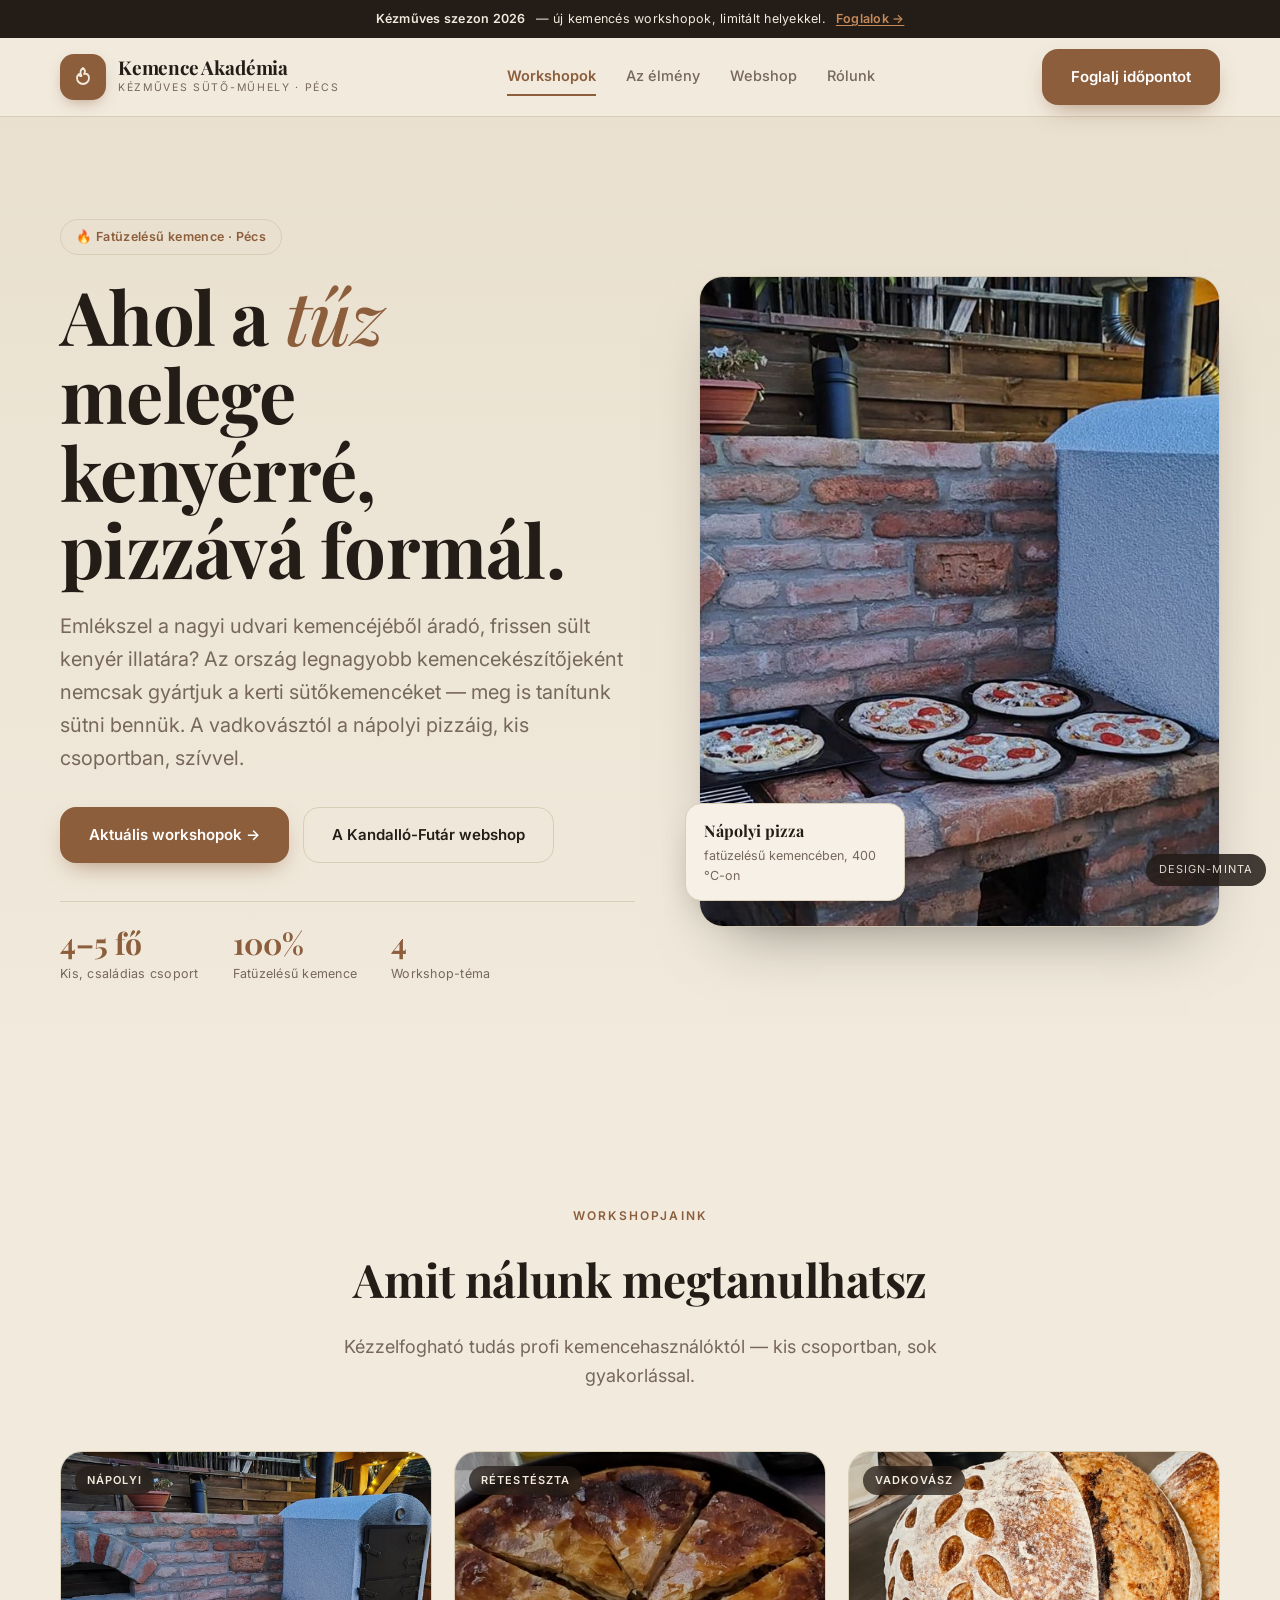
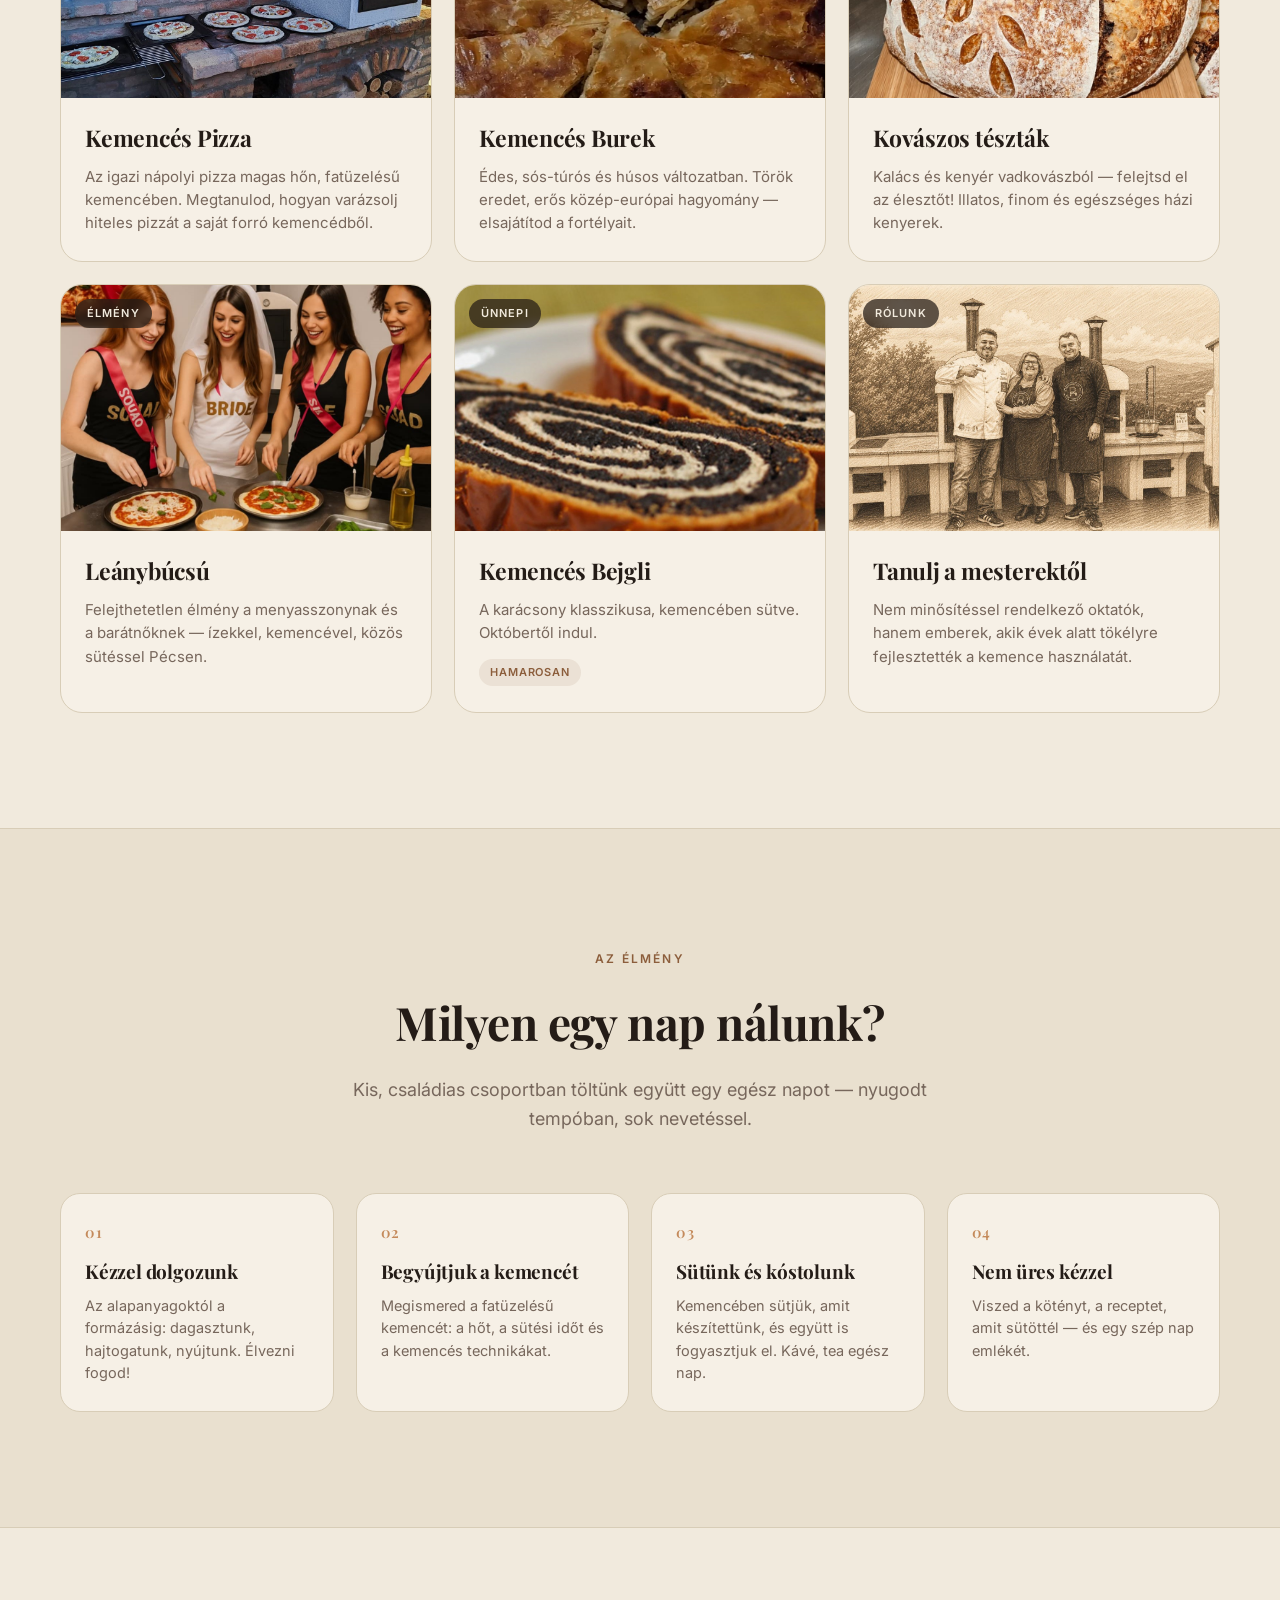
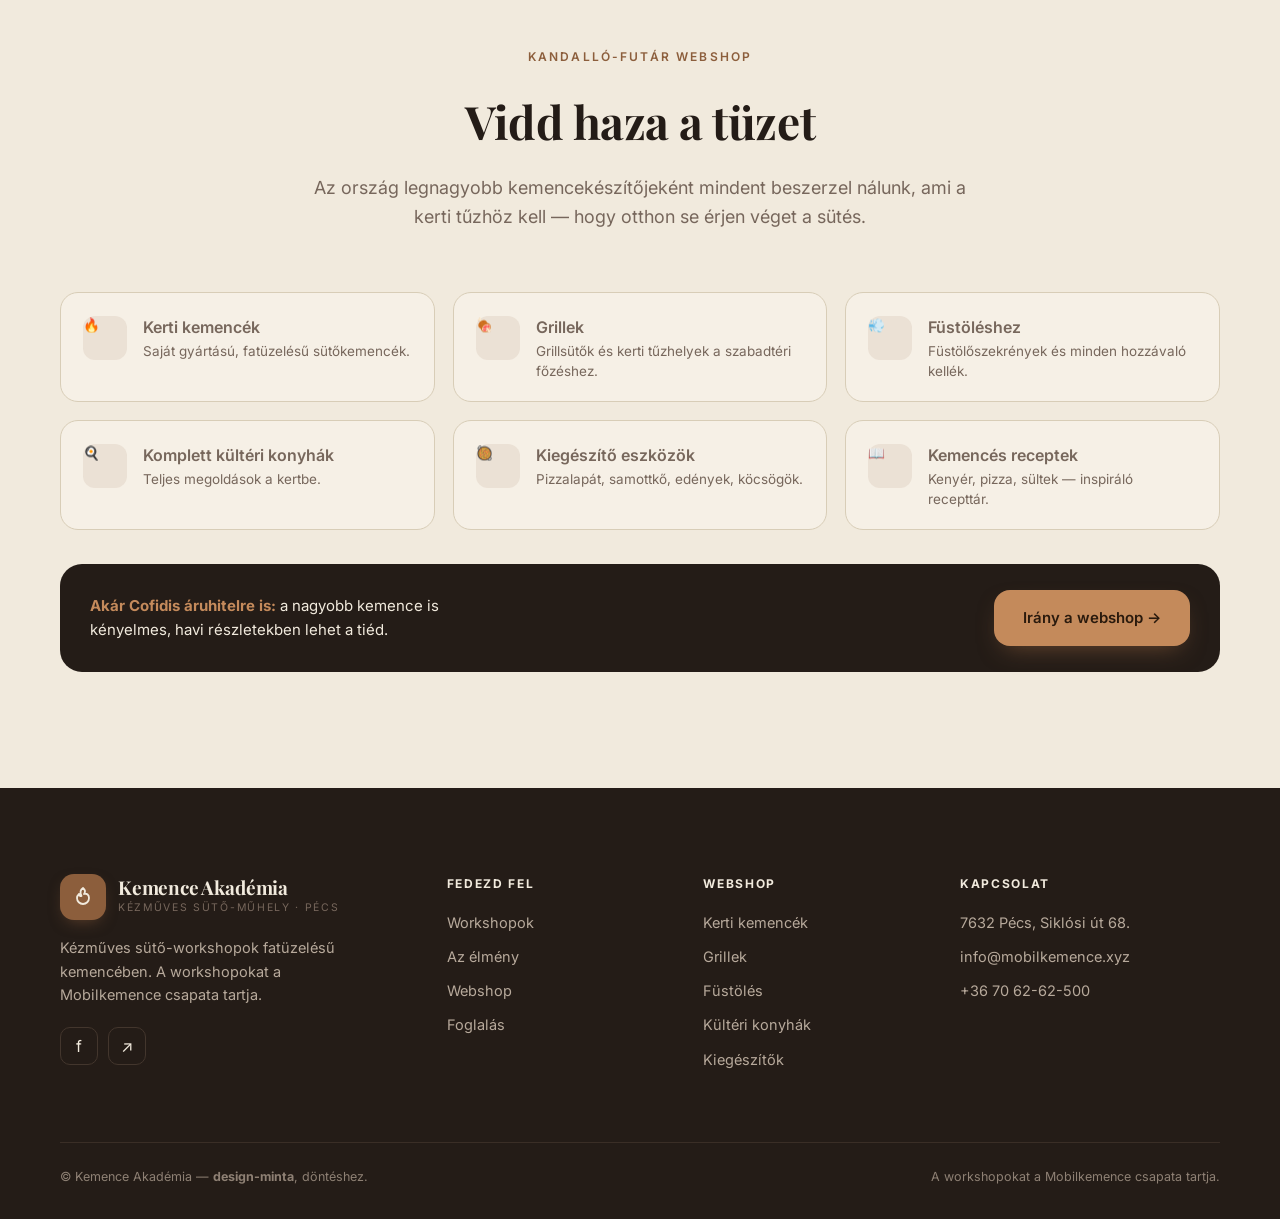
<file: design-minta/index.html>
<!DOCTYPE html>
<!-- =====================================================================
     KEMENCE AKADÉMIA — DESIGN-MINTA (nem éles!)
     Az "artsy makeover" referencia stílusában: meleg krém + karamell,
     serif címek + Inter, üveges sticky menü, igényes sötét footer.
     A projektet NEM módosítja; a képeket a web/kepek/ mappából olvassa.
     ===================================================================== -->
<html lang="hu">
<head>
<meta charset="UTF-8">
<meta name="viewport" content="width=device-width, initial-scale=1">
<title>Kemence Akadémia — design-minta</title>
<link rel="preconnect" href="https://fonts.googleapis.com">
<link rel="preconnect" href="https://fonts.gstatic.com" crossorigin>
<link href="https://fonts.googleapis.com/css2?family=Playfair+Display:ital,wght@0,500;0,600;0,700;1,500;1,600&family=Inter:wght@400;500;600;700&display=swap" rel="stylesheet">
<style>
  :root{
    --bg:#F1EADD;        /* meleg krém háttér (kicsit sötétebb, mint a referencia) */
    --bg2:#E9E0CF;       /* mélyebb krém — váltakozó szekciók, hero */
    --card:#F6F0E6;      /* kártya-felület */
    --ink:#241C17;       /* fő szöveg — sötét eszpresszó */
    --muted:#77675C;     /* halvány szöveg */
    --accent:#8C5E3C;    /* karamell akcent */
    --accent-d:#6F482B;  /* sötétebb karamell (hover) */
    --accent-l:#C48A5B;  /* homok */
    --line:#D8CDB7;      /* krém bordűr */
    --dark:#241C17;      /* sötét sáv / footer */
    --cream:#F1EADD;
    --max:1240px;
  }
  *{box-sizing:border-box}
  html{scroll-behavior:smooth}
  @media(prefers-reduced-motion:reduce){html{scroll-behavior:auto}}
  body{margin:0; background:var(--bg); color:var(--ink);
    font-family:"Inter",system-ui,sans-serif; font-size:16px; line-height:1.6; -webkit-font-smoothing:antialiased}
  a{color:inherit; text-decoration:none}
  img{display:block; max-width:100%}
  ::selection{background:var(--accent-l); color:#fff}
  h1,h2,h3,h4{font-family:"Playfair Display",Georgia,serif; font-weight:700; letter-spacing:-.01em; margin:0; color:var(--ink)}
  .wrap{max-width:var(--max); margin:0 auto; padding:0 clamp(20px,4vw,40px)}
  .sec{padding:clamp(64px,9vw,120px) 0}

  /* eyebrow — nagybetűs, betűközös kisfelirat */
  .eyebrow{display:inline-flex; align-items:center; gap:9px; font-size:12px; font-weight:600;
    letter-spacing:.18em; text-transform:uppercase; color:var(--accent)}
  .pill{display:inline-flex; align-items:center; gap:8px; padding:7px 15px; border-radius:100px;
    background:var(--bg2); border:1px solid var(--line); color:var(--accent);
    font-size:12.5px; font-weight:600; letter-spacing:.03em}

  /* gombok */
  .btn{display:inline-flex; align-items:center; justify-content:center; gap:10px; cursor:pointer;
    font-family:inherit; font-size:15px; font-weight:600; padding:15px 28px; border-radius:16px; border:1px solid transparent;
    background:var(--accent); color:#fff; box-shadow:0 10px 24px -10px rgba(140,94,60,.7); transition:background .2s, transform .2s}
  .btn:hover{background:var(--accent-d); transform:translateY(-2px)}
  .btn.ghost{background:transparent; color:var(--ink); border-color:var(--line); box-shadow:none}
  .btn.ghost:hover{background:var(--bg2); border-color:var(--accent-l)}
  .btn:focus-visible,a:focus-visible,button:focus-visible{outline:2px solid var(--accent); outline-offset:3px}

  /* ---------- Promó-sáv ---------- */
  .topbar{background:var(--dark); color:var(--cream); font-size:12.5px; letter-spacing:.02em}
  .topbar .wrap{display:flex; align-items:center; justify-content:center; gap:10px; padding:9px 20px; text-align:center}
  .topbar b{font-weight:600}
  .topbar a{color:var(--accent-l); font-weight:600; text-decoration:underline; text-underline-offset:2px}
  .topbar a:hover{color:#fff}

  /* ---------- Sticky fejléc ---------- */
  header.top{position:sticky; top:0; z-index:50; background:rgba(241,234,221,.88); backdrop-filter:blur(12px);
    border-bottom:1px solid var(--line)}
  .top-in{height:78px; display:flex; align-items:center; justify-content:space-between; gap:24px}
  .brand{display:flex; align-items:center; gap:12px}
  .brand-badge{width:46px; height:46px; border-radius:14px; background:var(--accent); color:var(--cream);
    display:grid; place-items:center; box-shadow:0 6px 16px -6px rgba(140,94,60,.6); flex:none}
  .brand-badge svg{width:24px; height:24px}
  .brand h1{font-size:19px; font-weight:700; line-height:1.1}
  .brand small{display:block; font-size:10.5px; letter-spacing:.16em; text-transform:uppercase; color:var(--muted); font-family:"Inter",sans-serif; margin-top:2px}
  nav.mainnav{display:flex; align-items:center; gap:30px; font-size:14.5px; font-weight:500}
  nav.mainnav a{color:var(--muted); padding:6px 0; border-bottom:2px solid transparent; transition:color .2s, border-color .2s}
  nav.mainnav a:hover{color:var(--ink)}
  nav.mainnav a.active{color:var(--accent); border-bottom-color:var(--accent); font-weight:600}
  .top-cta{display:flex; align-items:center; gap:12px}
  @media(max-width:960px){ nav.mainnav{display:none} }

  /* ---------- Hero ---------- */
  .hero{background:linear-gradient(180deg,var(--bg2),var(--bg)); padding:clamp(56px,8vw,104px) 0}
  .hero-in{display:grid; grid-template-columns:1.05fr .95fr; gap:clamp(32px,5vw,64px); align-items:center}
  @media(max-width:900px){ .hero-in{grid-template-columns:1fr; gap:36px} }
  .hero h2{font-size:clamp(40px,6.4vw,74px); line-height:1.05; margin:22px 0 0}
  .hero h2 em{font-style:italic; font-weight:500; color:var(--accent)}
  .hero-lead{font-size:clamp(17px,1.8vw,20px); color:var(--muted); max-width:36em; margin:22px 0 0; line-height:1.65}
  .hero-cta{display:flex; flex-wrap:wrap; gap:14px; margin-top:32px}
  .hero-figures{display:flex; gap:34px; margin-top:38px; padding-top:26px; border-top:1px solid var(--line)}
  .hero-figures div{display:flex; flex-direction:column}
  .hero-figures b{font-family:"Playfair Display",serif; font-size:30px; color:var(--accent); line-height:1}
  .hero-figures span{font-size:12.5px; color:var(--muted); margin-top:6px; letter-spacing:.02em}
  .hero-media{position:relative}
  .hero-media img{width:100%; aspect-ratio:4/5; object-fit:cover; border-radius:24px; border:1px solid var(--line);
    box-shadow:0 30px 60px -30px rgba(36,28,23,.5)}
  .hero-tag{position:absolute; left:-14px; bottom:26px; background:var(--card); border:1px solid var(--line);
    border-radius:16px; padding:14px 18px; box-shadow:0 16px 34px -18px rgba(36,28,23,.5); max-width:220px}
  .hero-tag b{font-family:"Playfair Display",serif; font-size:16px}
  .hero-tag span{display:block; font-size:12.5px; color:var(--muted); margin-top:2px}
  @media(max-width:900px){ .hero-media img{aspect-ratio:3/2} .hero-tag{display:none} }

  /* ---------- Szekció-fej ---------- */
  .sec-head{max-width:660px; margin:0 auto clamp(40px,5vw,60px); text-align:center}
  .sec-head.left{margin-left:0; text-align:left}
  .sec-head h3{font-size:clamp(30px,4.4vw,46px); margin:16px 0 0}
  .sec-head p{color:var(--muted); font-size:18px; margin:16px 0 0}

  /* ---------- Workshop-rács ---------- */
  .grid3{display:grid; grid-template-columns:repeat(3,1fr); gap:22px}
  @media(max-width:860px){ .grid3{grid-template-columns:repeat(2,1fr)} }
  @media(max-width:560px){ .grid3{grid-template-columns:1fr} }
  .card{background:var(--card); border:1px solid var(--line); border-radius:22px; overflow:hidden;
    display:flex; flex-direction:column; transition:transform .3s, box-shadow .3s}
  .card:hover{transform:translateY(-5px); box-shadow:0 24px 44px -26px rgba(36,28,23,.55)}
  .card-img{aspect-ratio:3/2; overflow:hidden; position:relative}
  .card-img img{width:100%; height:100%; object-fit:cover; transition:transform .5s}
  .card:hover .card-img img{transform:scale(1.05)}
  .card-kick{position:absolute; top:14px; left:14px; background:rgba(36,28,23,.72); color:var(--cream);
    font-size:11px; font-weight:600; letter-spacing:.1em; text-transform:uppercase; padding:6px 12px; border-radius:100px; backdrop-filter:blur(4px)}
  .card-body{padding:22px 24px 26px}
  .card-body h4{font-size:23px; margin:0 0 8px}
  .card-body p{color:var(--muted); font-size:15px; line-height:1.55; margin:0}
  .card-soon{display:inline-block; margin-top:14px; font-size:11px; font-weight:600; letter-spacing:.08em; text-transform:uppercase;
    color:var(--accent); background:rgba(140,94,60,.1); padding:5px 11px; border-radius:100px}

  /* ---------- Élmény ---------- */
  .elmeny{background:var(--bg2); border-top:1px solid var(--line); border-bottom:1px solid var(--line)}
  .steps{display:grid; grid-template-columns:repeat(4,1fr); gap:22px}
  @media(max-width:860px){ .steps{grid-template-columns:repeat(2,1fr)} }
  @media(max-width:480px){ .steps{grid-template-columns:1fr} }
  .step{background:var(--card); border:1px solid var(--line); border-radius:20px; padding:26px 24px}
  .step-n{font-family:"Playfair Display",serif; font-size:15px; font-weight:600; color:var(--accent-l);
    letter-spacing:.1em; display:block; margin-bottom:12px}
  .step h4{font-size:19px; margin:0 0 8px}
  .step p{color:var(--muted); font-size:14.5px; margin:0; line-height:1.55}

  /* ---------- Webshop ---------- */
  .shop-cats{display:grid; grid-template-columns:repeat(3,1fr); gap:18px}
  @media(max-width:860px){ .shop-cats{grid-template-columns:repeat(2,1fr)} }
  @media(max-width:520px){ .shop-cats{grid-template-columns:1fr} }
  .cat{display:flex; gap:16px; align-items:flex-start; background:var(--card); border:1px solid var(--line);
    border-radius:18px; padding:20px 22px; transition:border-color .25s, transform .25s}
  .cat:hover{border-color:var(--accent-l); transform:translateY(-3px)}
  .cat-ic{width:44px; height:44px; border-radius:12px; background:rgba(140,94,60,.1); color:var(--accent);
    display:grid; place-items:center; font-size:22px; flex:none}
  .cat b{font-size:16px; font-weight:600; display:block}
  .cat span{font-size:13.5px; color:var(--muted); display:block; margin-top:3px; line-height:1.45}
  .shop-foot{display:flex; flex-wrap:wrap; align-items:center; justify-content:space-between; gap:20px;
    margin-top:34px; padding:26px 30px; background:var(--dark); color:var(--cream); border-radius:22px}
  .shop-foot p{margin:0; max-width:44ch; font-size:15px}
  .shop-foot b{color:var(--accent-l)}
  .shop-foot .btn{background:var(--accent-l); color:#2a1a0d}
  .shop-foot .btn:hover{background:#d79a6b}

  /* ---------- Footer ---------- */
  footer{background:var(--dark); color:#C9BDB0; padding:clamp(56px,7vw,86px) 0 32px}
  .foot-grid{display:grid; grid-template-columns:1.6fr 1fr 1fr 1.2fr; gap:40px}
  @media(max-width:860px){ .foot-grid{grid-template-columns:1fr 1fr; gap:34px} }
  @media(max-width:480px){ .foot-grid{grid-template-columns:1fr} }
  .foot-brand .brand h1{color:var(--cream)}
  .foot-brand p{margin:16px 0 0; font-size:14.5px; line-height:1.65; max-width:34ch; color:#B7A99B}
  .foot-soc{display:flex; gap:10px; margin-top:20px}
  .foot-soc a{width:38px; height:38px; border-radius:10px; border:1px solid #43362D; display:grid; place-items:center;
    color:var(--cream); transition:background .2s, border-color .2s}
  .foot-soc a:hover{background:var(--accent); border-color:var(--accent)}
  .foot-col h5{font-family:"Inter",sans-serif; font-size:12px; font-weight:700; letter-spacing:.14em; text-transform:uppercase;
    color:var(--cream); margin:0 0 18px}
  .foot-col a,.foot-col p{display:block; color:#B7A99B; font-size:14.5px; margin:0 0 11px; transition:color .2s}
  .foot-col a:hover{color:var(--accent-l)}
  .foot-bottom{margin-top:clamp(40px,5vw,60px); padding-top:24px; border-top:1px solid #3A2E26;
    display:flex; flex-wrap:wrap; justify-content:space-between; gap:12px; font-size:12.5px; color:#8E8074}

  /* reveal */
  .reveal{opacity:0; transform:translateY(22px); transition:opacity .7s ease, transform .7s cubic-bezier(.2,.7,.2,1)}
  .reveal.in{opacity:1; transform:none}
  @media(prefers-reduced-motion:reduce){.reveal{opacity:1!important; transform:none!important}}

  .demo-note{position:fixed; right:14px; bottom:14px; z-index:60; background:var(--dark); color:var(--cream);
    font-size:11px; letter-spacing:.1em; text-transform:uppercase; padding:7px 13px; border-radius:100px; opacity:.85}
</style>
</head>
<body>

<!-- Promó-sáv -->
<div class="topbar">
  <div class="wrap"><b>Kézműves szezon 2026</b> — új kemencés workshopok, limitált helyekkel. <a href="#programok">Foglalok →</a></div>
</div>

<!-- Fejléc -->
<header class="top">
  <div class="wrap top-in">
    <a class="brand" href="#top">
      <span class="brand-badge" aria-hidden="true">
        <svg viewBox="0 0 24 24" fill="none" stroke="currentColor" stroke-width="1.8" stroke-linecap="round" stroke-linejoin="round"><path d="M12 3c2.5 2 2.5 4 1 6 3-1 5 1 5 4a6 6 0 0 1-12 0c0-2 1-3 2-4 .5 2 1.5 2.5 2.5 2-1.5-3-1.5-6 1.5-8Z"/></svg>
      </span>
      <span><h1>Kemence Akadémia</h1><small>Kézműves sütő-műhely · Pécs</small></span>
    </a>
    <nav class="mainnav">
      <a href="#workshopok" class="active">Workshopok</a>
      <a href="#elmeny">Az élmény</a>
      <a href="#webshop">Webshop</a>
      <a href="#rolunk">Rólunk</a>
    </nav>
    <div class="top-cta"><a href="#programok" class="btn">Foglalj időpontot</a></div>
  </div>
</header>

<main id="top">
  <!-- HERO -->
  <section class="hero">
    <div class="wrap hero-in">
      <div class="reveal">
        <span class="pill">🔥 Fatüzelésű kemence · Pécs</span>
        <h2>Ahol a <em>tűz</em> melege<br>kenyérré, pizzává formál.</h2>
        <p class="hero-lead">Emlékszel a nagyi udvari kemencéjéből áradó, frissen sült kenyér illatára? Az ország legnagyobb kemencekészítőjeként nemcsak gyártjuk a kerti sütőkemencéket — meg is tanítunk sütni bennük. A vadkovásztól a nápolyi pizzáig, kis csoportban, szívvel.</p>
        <div class="hero-cta">
          <a href="#programok" class="btn">Aktuális workshopok →</a>
          <a href="#webshop" class="btn ghost">A Kandalló-Futár webshop</a>
        </div>
        <div class="hero-figures">
          <div><b>4–5 fő</b><span>Kis, családias csoport</span></div>
          <div><b>100%</b><span>Fatüzelésű kemence</span></div>
          <div><b>4</b><span>Workshop-téma</span></div>
        </div>
      </div>
      <div class="hero-media reveal">
        <img src="../web/kepek/kemences_pizza_workshop.jpg" alt="Kemencés nápolyi pizza sütés közben">
        <div class="hero-tag"><b>Nápolyi pizza</b><span>fatüzelésű kemencében, 400 °C-on</span></div>
      </div>
    </div>
  </section>

  <!-- WORKSHOPOK -->
  <section class="sec" id="workshopok">
    <div class="wrap">
      <div class="sec-head reveal">
        <span class="eyebrow">Workshopjaink</span>
        <h3>Amit nálunk megtanulhatsz</h3>
        <p>Kézzelfogható tudás profi kemencehasználóktól — kis csoportban, sok gyakorlással.</p>
      </div>
      <div class="grid3 reveal">
        <article class="card"><div class="card-img"><span class="card-kick">Nápolyi</span><img src="../web/kepek/kemences_pizza_workshop.jpg" alt="Kemencés pizza"></div><div class="card-body"><h4>Kemencés Pizza</h4><p>Az igazi nápolyi pizza magas hőn, fatüzelésű kemencében. Megtanulod, hogyan varázsolj hiteles pizzát a saját forró kemencédből.</p></div></article>
        <article class="card"><div class="card-img"><span class="card-kick">Rétestészta</span><img src="../web/kepek/kemences_burek_workshop.jpg" alt="Kemencés burek"></div><div class="card-body"><h4>Kemencés Burek</h4><p>Édes, sós-túrós és húsos változatban. Török eredet, erős közép-európai hagyomány — elsajátítod a fortélyait.</p></div></article>
        <article class="card"><div class="card-img"><span class="card-kick">Vadkovász</span><img src="../web/kepek/kovaszos_tesztak_workshop.jpg" alt="Vadkovászos kenyerek"></div><div class="card-body"><h4>Kovászos tészták</h4><p>Kalács és kenyér vadkovászból — felejtsd el az élesztőt! Illatos, finom és egészséges házi kenyerek.</p></div></article>
        <article class="card"><div class="card-img"><span class="card-kick">Élmény</span><img src="../web/kepek/leanybucsu.jpg" alt="Leánybúcsú a kemencénél"></div><div class="card-body"><h4>Leánybúcsú</h4><p>Felejthetetlen élmény a menyasszonynak és a barátnőknek — ízekkel, kemencével, közös sütéssel Pécsen.</p></div></article>
        <article class="card"><div class="card-img"><span class="card-kick">Ünnepi</span><img src="../web/kepek/kemences_bejgli_workshop.jpg" alt="Kemencés bejgli"></div><div class="card-body"><h4>Kemencés Bejgli</h4><p>A karácsony klasszikusa, kemencében sütve. Októbertől indul.</p><span class="card-soon">Hamarosan</span></div></article>
        <article class="card"><div class="card-img"><span class="card-kick">Rólunk</span><img src="../web/kepek/csapat.jpg" alt="A csapatunk"></div><div class="card-body"><h4>Tanulj a mesterektől</h4><p>Nem minősítéssel rendelkező oktatók, hanem emberek, akik évek alatt tökélyre fejlesztették a kemence használatát.</p></div></article>
      </div>
    </div>
  </section>

  <!-- ÉLMÉNY -->
  <section class="sec elmeny" id="elmeny">
    <div class="wrap">
      <div class="sec-head reveal">
        <span class="eyebrow">Az élmény</span>
        <h3>Milyen egy nap nálunk?</h3>
        <p>Kis, családias csoportban töltünk együtt egy egész napot — nyugodt tempóban, sok nevetéssel.</p>
      </div>
      <div class="steps reveal">
        <div class="step"><span class="step-n">01</span><h4>Kézzel dolgozunk</h4><p>Az alapanyagoktól a formázásig: dagasztunk, hajtogatunk, nyújtunk. Élvezni fogod!</p></div>
        <div class="step"><span class="step-n">02</span><h4>Begyújtjuk a kemencét</h4><p>Megismered a fatüzelésű kemencét: a hőt, a sütési időt és a kemencés technikákat.</p></div>
        <div class="step"><span class="step-n">03</span><h4>Sütünk és kóstolunk</h4><p>Kemencében sütjük, amit készítettünk, és együtt is fogyasztjuk el. Kávé, tea egész nap.</p></div>
        <div class="step"><span class="step-n">04</span><h4>Nem üres kézzel</h4><p>Viszed a kötényt, a receptet, amit sütöttél — és egy szép nap emlékét.</p></div>
      </div>
    </div>
  </section>

  <!-- WEBSHOP -->
  <section class="sec" id="webshop">
    <div class="wrap">
      <div class="sec-head reveal">
        <span class="eyebrow">Kandalló-Futár webshop</span>
        <h3>Vidd haza a tüzet</h3>
        <p>Az ország legnagyobb kemencekészítőjeként mindent beszerzel nálunk, ami a kerti tűzhöz kell — hogy otthon se érjen véget a sütés.</p>
      </div>
      <div class="shop-cats reveal">
        <a class="cat" href="https://kandallo-futar.hu/" target="_blank" rel="noopener"><span class="cat-ic">🔥</span><span><b>Kerti kemencék</b><span>Saját gyártású, fatüzelésű sütőkemencék.</span></span></a>
        <a class="cat" href="https://kandallo-futar.hu/" target="_blank" rel="noopener"><span class="cat-ic">🍖</span><span><b>Grillek</b><span>Grillsütők és kerti tűzhelyek a szabadtéri főzéshez.</span></span></a>
        <a class="cat" href="https://kandallo-futar.hu/" target="_blank" rel="noopener"><span class="cat-ic">💨</span><span><b>Füstöléshez</b><span>Füstölőszekrények és minden hozzávaló kellék.</span></span></a>
        <a class="cat" href="https://kandallo-futar.hu/" target="_blank" rel="noopener"><span class="cat-ic">🍳</span><span><b>Komplett kültéri konyhák</b><span>Teljes megoldások a kertbe.</span></span></a>
        <a class="cat" href="https://kandallo-futar.hu/" target="_blank" rel="noopener"><span class="cat-ic">🥘</span><span><b>Kiegészítő eszközök</b><span>Pizzalapát, samottkő, edények, köcsögök.</span></span></a>
        <a class="cat" href="https://kandallo-futar.hu/" target="_blank" rel="noopener"><span class="cat-ic">📖</span><span><b>Kemencés receptek</b><span>Kenyér, pizza, sültek — inspiráló recepttár.</span></span></a>
      </div>
      <div class="shop-foot reveal">
        <p><b>Akár Cofidis áruhitelre is:</b> a nagyobb kemence is kényelmes, havi részletekben lehet a tiéd.</p>
        <a href="https://kandallo-futar.hu/" target="_blank" rel="noopener" class="btn">Irány a webshop →</a>
      </div>
    </div>
  </section>
</main>

<!-- FOOTER -->
<footer id="rolunk">
  <div class="wrap">
    <div class="foot-grid">
      <div class="foot-brand">
        <div class="brand">
          <span class="brand-badge" aria-hidden="true"><svg viewBox="0 0 24 24" fill="none" stroke="currentColor" stroke-width="1.8" stroke-linecap="round" stroke-linejoin="round"><path d="M12 3c2.5 2 2.5 4 1 6 3-1 5 1 5 4a6 6 0 0 1-12 0c0-2 1-3 2-4 .5 2 1.5 2.5 2.5 2-1.5-3-1.5-6 1.5-8Z"/></svg></span>
          <span><h1>Kemence Akadémia</h1><small>Kézműves sütő-műhely · Pécs</small></span>
        </div>
        <p>Kézműves sütő-workshopok fatüzelésű kemencében. A workshopokat a Mobilkemence csapata tartja.</p>
        <div class="foot-soc"><a href="https://www.facebook.com/mobilkemence.pecs" target="_blank" rel="noopener" aria-label="Facebook">f</a><a href="https://mobilkemence.xyz/" target="_blank" rel="noopener" aria-label="Weboldal">↗</a></div>
      </div>
      <div class="foot-col">
        <h5>Fedezd fel</h5>
        <a href="#workshopok">Workshopok</a><a href="#elmeny">Az élmény</a><a href="#webshop">Webshop</a><a href="#programok">Foglalás</a>
      </div>
      <div class="foot-col">
        <h5>Webshop</h5>
        <a href="https://kandallo-futar.hu/" target="_blank" rel="noopener">Kerti kemencék</a><a href="https://kandallo-futar.hu/" target="_blank" rel="noopener">Grillek</a><a href="https://kandallo-futar.hu/" target="_blank" rel="noopener">Füstölés</a><a href="https://kandallo-futar.hu/" target="_blank" rel="noopener">Kültéri konyhák</a><a href="https://kandallo-futar.hu/" target="_blank" rel="noopener">Kiegészítők</a>
      </div>
      <div class="foot-col">
        <h5>Kapcsolat</h5>
        <p>7632 Pécs, Siklósi út 68.</p>
        <a href="mailto:info@mobilkemence.xyz">info@mobilkemence.xyz</a>
        <a href="tel:+36706262500">+36 70 62-62-500</a>
      </div>
    </div>
    <div class="foot-bottom">
      <span>© Kemence Akadémia — <b>design-minta</b>, döntéshez.</span>
      <span>A workshopokat a Mobilkemence csapata tartja.</span>
    </div>
  </div>
</footer>

<div class="demo-note">Design-minta</div>

<script>
  (function(){
    var el = document.querySelectorAll('.reveal');
    if(window.matchMedia('(prefers-reduced-motion: reduce)').matches || !('IntersectionObserver' in window)){
      el.forEach(function(e){e.classList.add('in')}); return;
    }
    var io = new IntersectionObserver(function(rows){
      rows.forEach(function(r){ if(r.isIntersecting){ r.target.classList.add('in'); io.unobserve(r.target); } });
    }, {threshold:.12, rootMargin:'0px 0px -6% 0px'});
    el.forEach(function(e){io.observe(e)});
  })();
</script>
</body>
</html>
</file>
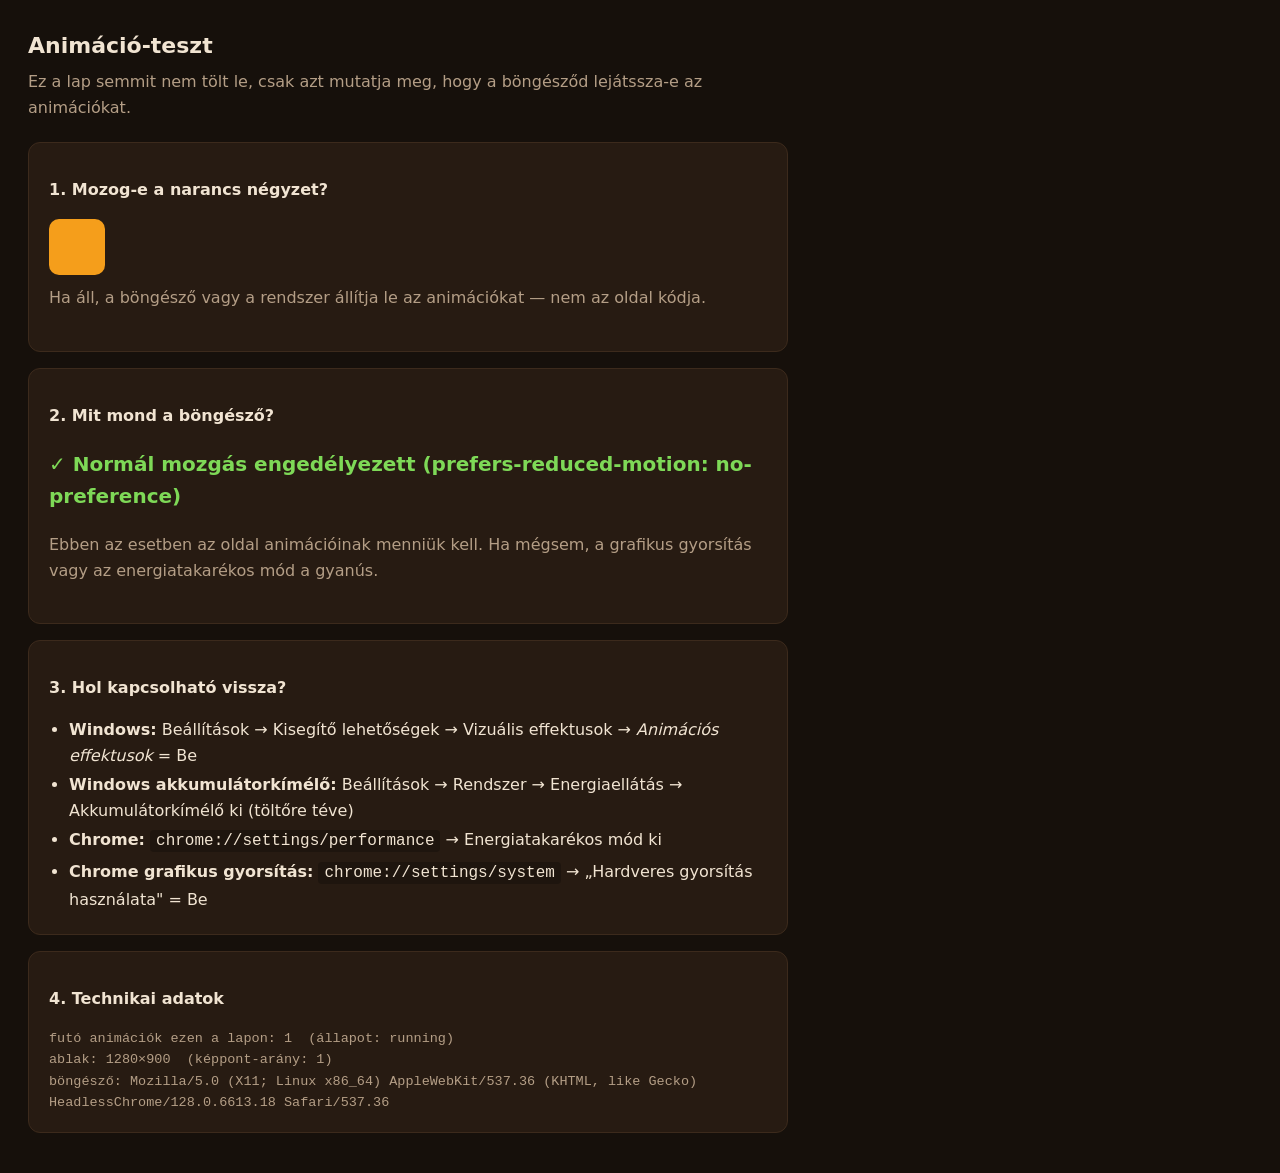
<file: animacio-teszt.html>
<!doctype html>
<html lang="hu">
<head>
<meta charset="utf-8">
<title>Animáció-teszt — Kemence Akadémia</title>
<style>
  body{font:16px/1.6 system-ui,Segoe UI,sans-serif; background:#16100B; color:#F1E4D2;
       margin:0; padding:28px; max-width:760px}
  h1{font-size:22px; margin:0 0 6px}
  p.sub{color:#B49E86; margin:0 0 22px}
  .box{background:#271B12; border:1px solid #3C2A1C; border-radius:12px; padding:18px 20px; margin:0 0 16px}
  .nagy{font-size:20px; font-weight:700}
  .jo{color:#7ED957} .rossz{color:#FF6B4A}
  code{background:#1E150E; padding:2px 6px; border-radius:4px}
  /* mozgó négyzet — ha ez áll, a böngésző NEM játszik le animációt */
  .teszt{width:56px; height:56px; border-radius:10px; background:#F59E1B;
         animation:ide-oda 1.4s ease-in-out infinite}
  @keyframes ide-oda{0%,100%{transform:translateX(0)} 50%{transform:translateX(220px)}}
  /* szándékosan NINCS prefers-reduced-motion kivétel: ez a nyers böngésző-viselkedést mutatja */
  ul{margin:8px 0 0; padding-left:20px} li{margin:4px 0}
</style>
</head>
<body>
<h1>Animáció-teszt</h1>
<p class="sub">Ez a lap semmit nem tölt le, csak azt mutatja meg, hogy a böngésződ lejátssza-e az animációkat.</p>

<div class="box">
  <p><strong>1. Mozog-e a narancs négyzet?</strong></p>
  <div class="teszt"></div>
  <p class="sub" style="margin-top:10px">Ha áll, a böngésző vagy a rendszer állítja le az animációkat — nem az oldal kódja.</p>
</div>

<div class="box">
  <p><strong>2. Mit mond a böngésző?</strong></p>
  <p class="nagy" id="rm">…</p>
  <p id="magyarazat" class="sub"></p>
</div>

<div class="box">
  <p><strong>3. Hol kapcsolható vissza?</strong></p>
  <ul>
    <li><strong>Windows:</strong> Beállítások → Kisegítő lehetőségek → Vizuális effektusok → <em>Animációs effektusok</em> = Be</li>
    <li><strong>Windows akkumulátorkímélő:</strong> Beállítások → Rendszer → Energiaellátás → Akkumulátorkímélő ki (töltőre téve)</li>
    <li><strong>Chrome:</strong> <code>chrome://settings/performance</code> → Energiatakarékos mód ki</li>
    <li><strong>Chrome grafikus gyorsítás:</strong> <code>chrome://settings/system</code> → „Hardveres gyorsítás használata" = Be</li>
  </ul>
</div>

<div class="box">
  <p><strong>4. Technikai adatok</strong></p>
  <pre id="info" style="white-space:pre-wrap; margin:0; color:#B49E86; font-size:13.5px"></pre>
</div>

<script>
(function(){
  var mq = window.matchMedia('(prefers-reduced-motion: reduce)');
  function frissit(){
    var csokkentett = mq.matches;
    var e = document.getElementById('rm');
    e.textContent = csokkentett
      ? '⚠ A rendszer CSÖKKENTETT MOZGÁST kér (prefers-reduced-motion: reduce)'
      : '✓ Normál mozgás engedélyezett (prefers-reduced-motion: no-preference)';
    e.className = 'nagy ' + (csokkentett ? 'rossz' : 'jo');
    document.getElementById('magyarazat').textContent = csokkentett
      ? 'Emiatt a Kemence Akadémia oldalon szándékosan áll a kemence tüze, a füst, a szikrák és a nyitókép áttűnése is. A lenti 3. pont szerint kapcsold vissza.'
      : 'Ebben az esetben az oldal animációinak menniük kell. Ha mégsem, a grafikus gyorsítás vagy az energiatakarékos mód a gyanús.';
  }
  mq.addEventListener ? mq.addEventListener('change', frissit) : mq.addListener(frissit);
  frissit();

  var an = document.getAnimations ? document.getAnimations() : [];
  var sorok = [
    'futó animációk ezen a lapon: ' + an.length +
      (an.length ? '  (állapot: ' + an.map(function(a){return a.playState;}).join(', ') + ')' : ''),
    'ablak: ' + window.innerWidth + '×' + window.innerHeight + '  (képpont-arány: ' + window.devicePixelRatio + ')',
    'böngésző: ' + navigator.userAgent
  ];
  document.getElementById('info').textContent = sorok.join('\n');
})();
</script>
</body>
</html>
</file>
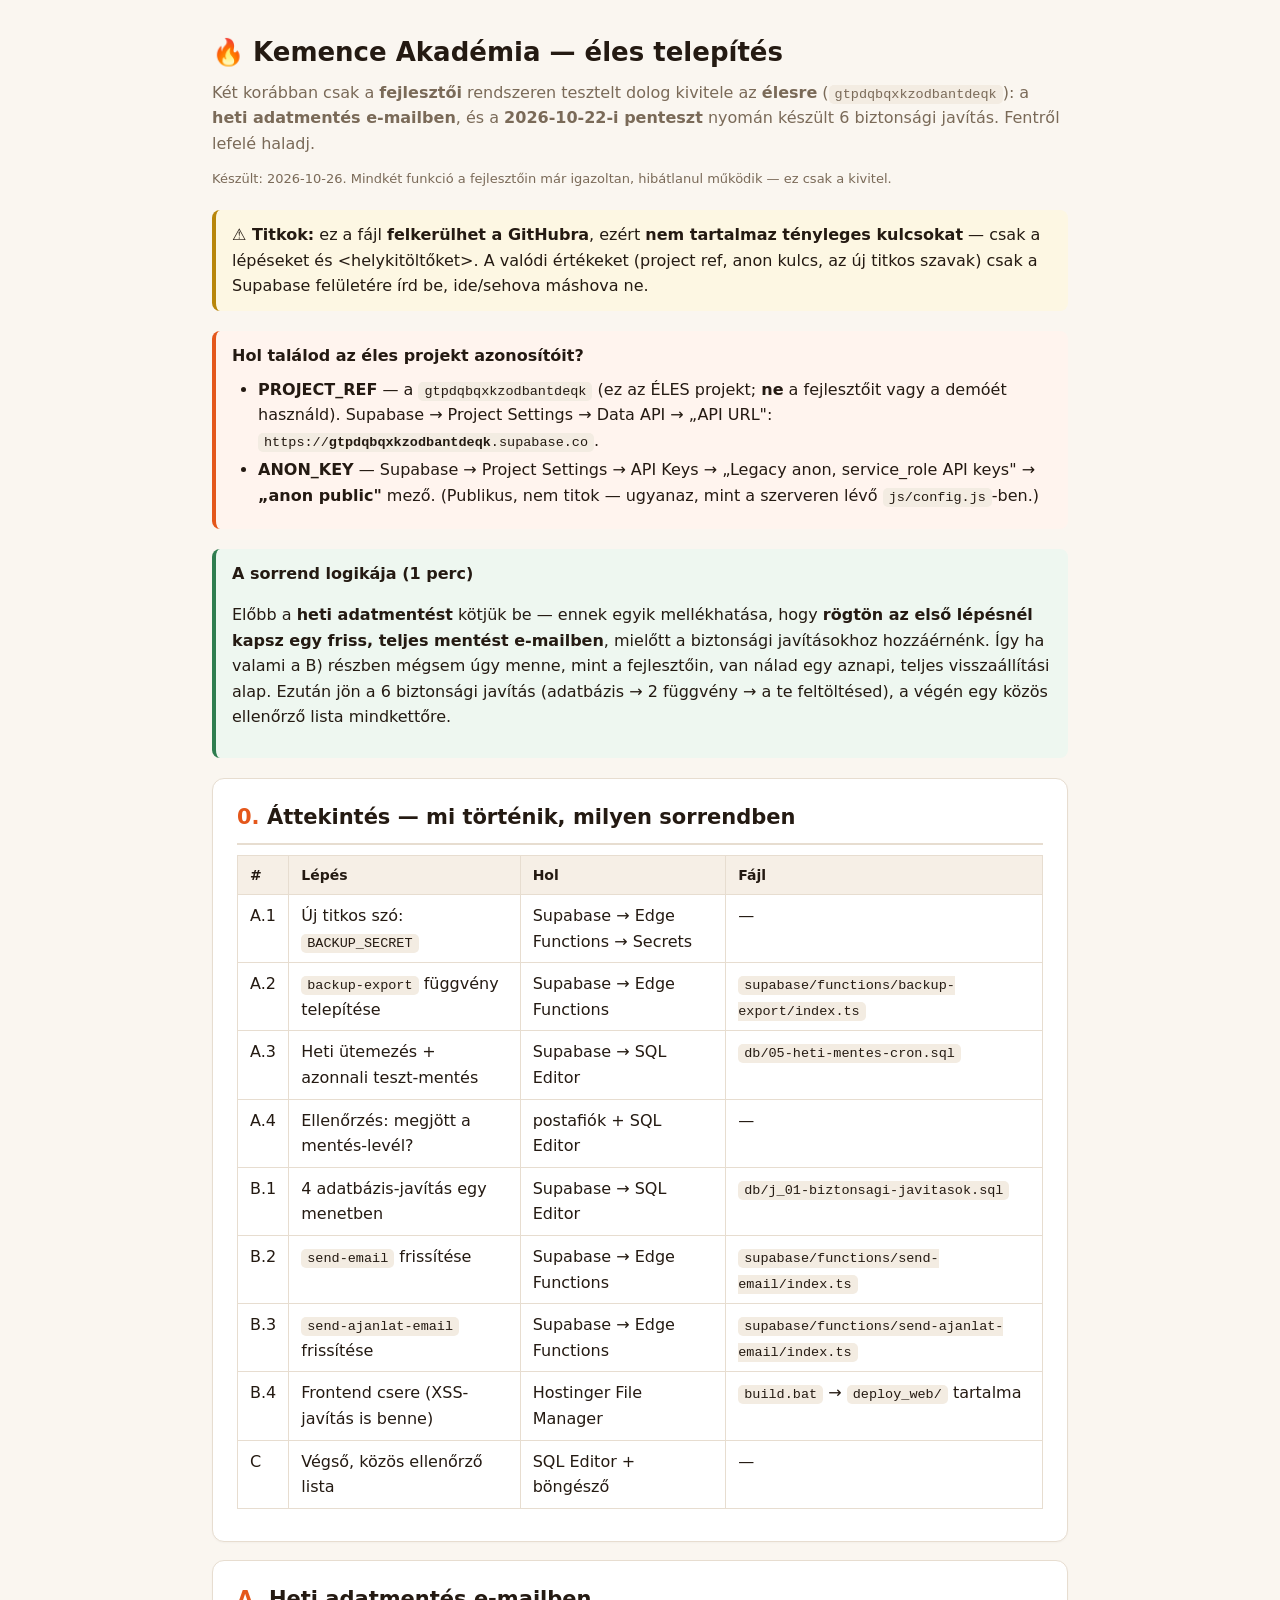
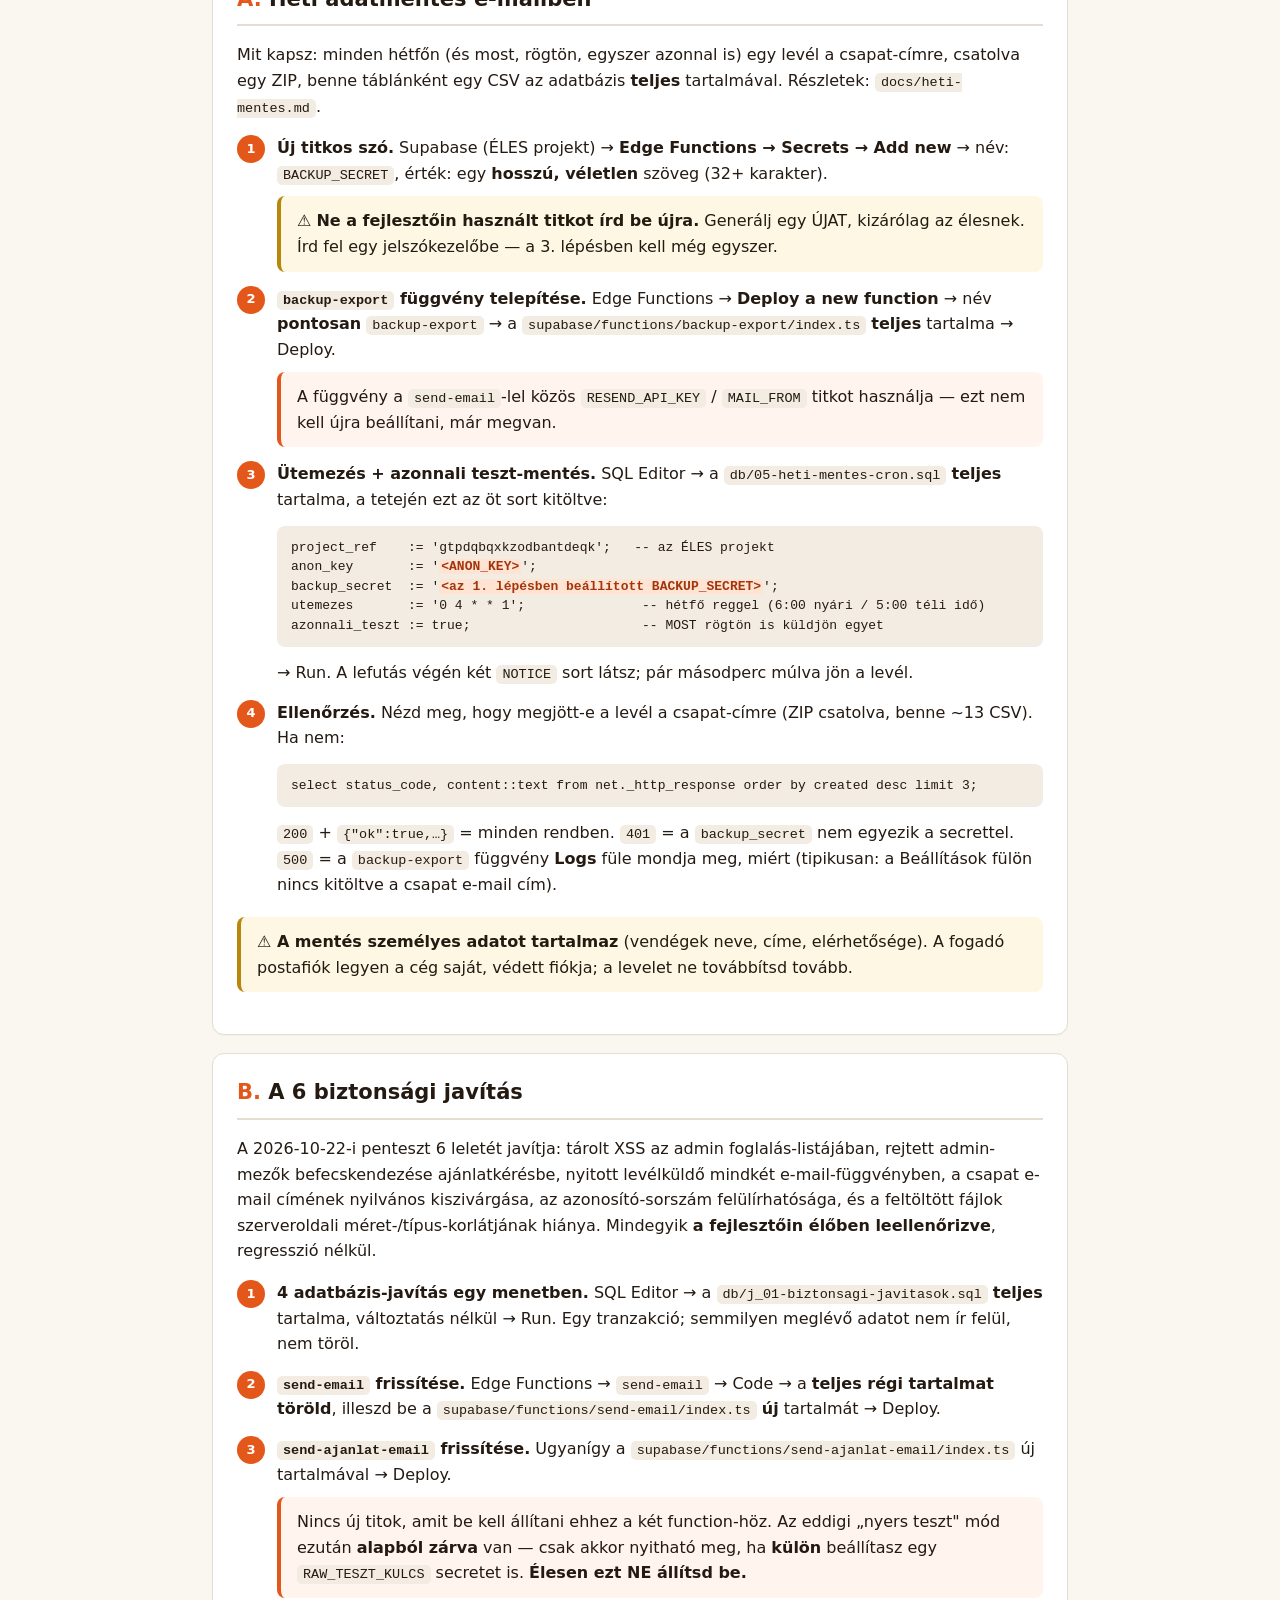
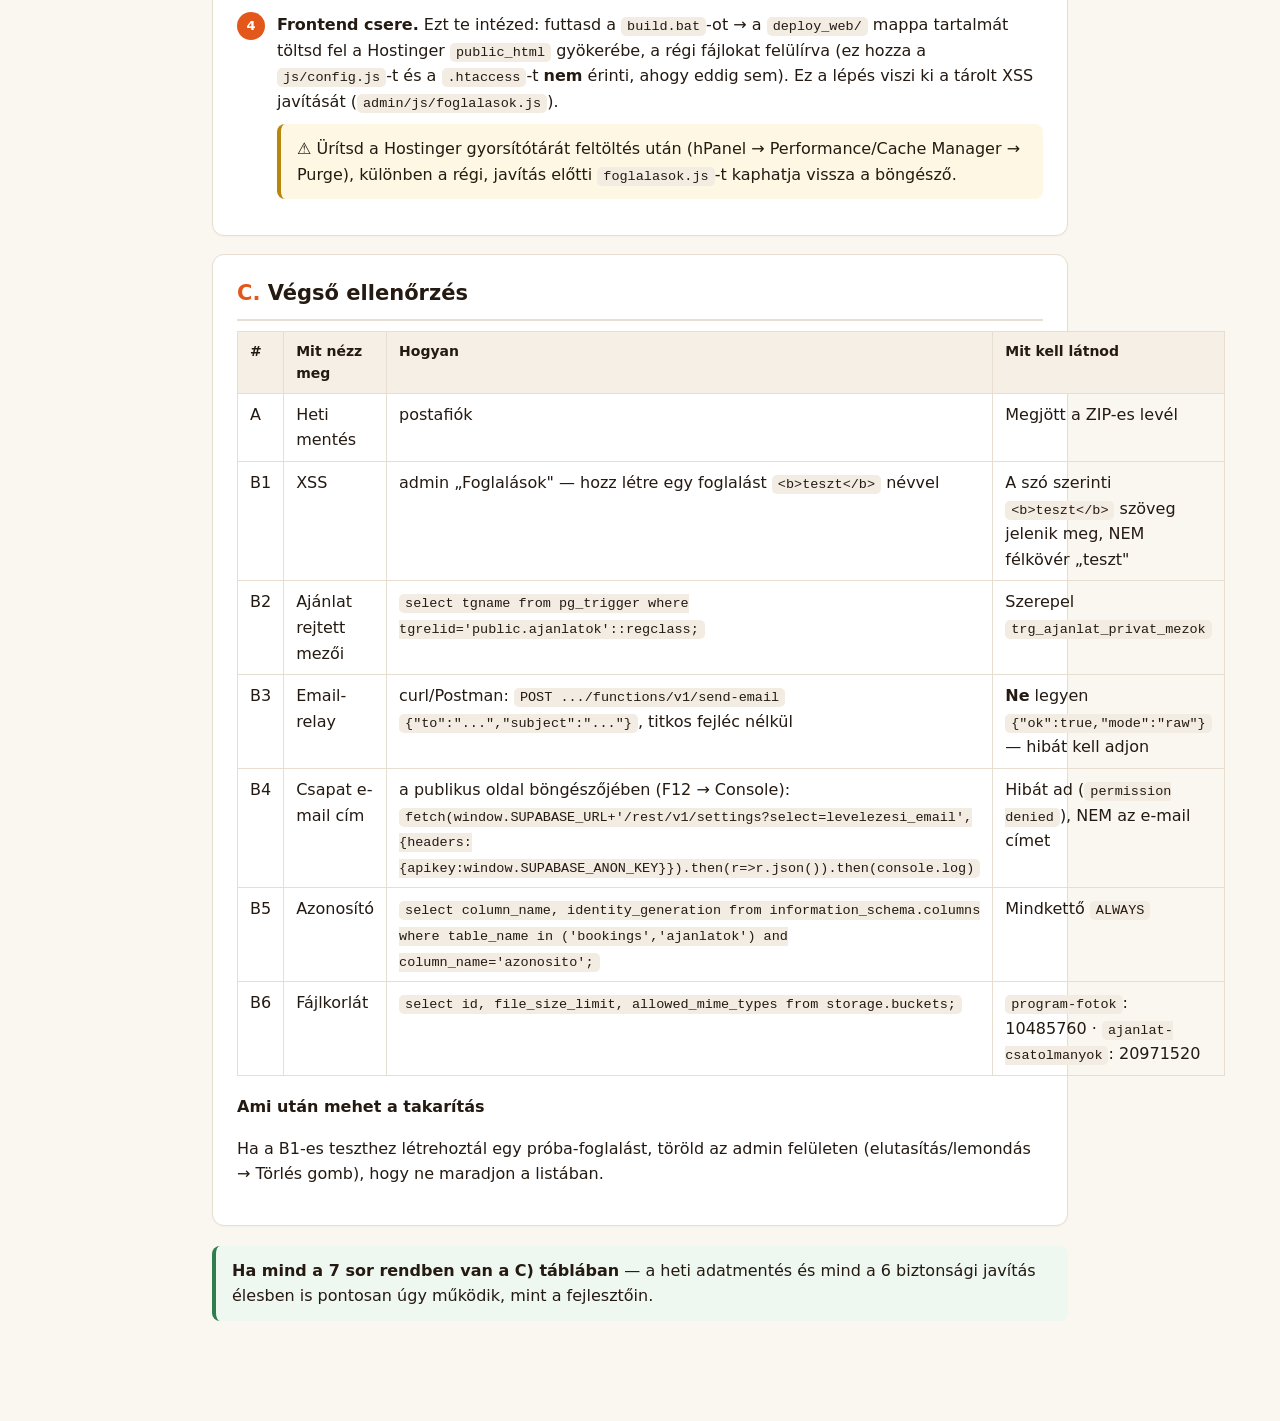
<file: eles-javitasok-telepitese.html>
<!doctype html>
<html lang="hu">
<head>
<meta charset="utf-8">
<meta name="viewport" content="width=device-width, initial-scale=1">
<title>Kemence Akadémia — Éles telepítés: heti adatmentés + biztonsági javítások</title>
<style>
  :root{
    --bg:#faf6f0; --card:#fff; --ink:#241a12; --muted:#7a6a58; --line:#e7ddd0;
    --accent:#e4571b; --accent-2:#b8430f; --ok:#2f7d4f; --warn:#b8860b; --code:#f3ece2;
  }
  *{box-sizing:border-box}
  body{margin:0; background:var(--bg); color:var(--ink);
    font-family:"Segoe UI",system-ui,-apple-system,sans-serif; line-height:1.6; font-size:16px}
  .wrap{max-width:900px; margin:0 auto; padding:32px 22px 80px}
  header h1{font-size:26px; margin:0 0 6px}
  header p.sub{color:var(--muted); margin:0 0 4px}
  .updated{color:var(--muted); font-size:13px}
  .callout{border-left:4px solid var(--accent); background:#fff4ee; padding:12px 16px; border-radius:8px; margin:20px 0}
  .callout.warn{border-color:var(--warn); background:#fdf7e3}
  .callout.ok{border-color:var(--ok); background:#eef7f0}
  .card{background:var(--card); border:1px solid var(--line); border-radius:12px; padding:22px 24px; margin:18px 0;
    box-shadow:0 1px 2px rgba(0,0,0,.03)}
  h2{font-size:21px; margin:0 0 4px; padding-bottom:8px; border-bottom:2px solid var(--line)}
  h2 .num{color:var(--accent); font-weight:800}
  h3{font-size:16px; margin:18px 0 6px}
  code,kbd{background:var(--code); padding:2px 6px; border-radius:5px; font-family:"Cascadia Code",Consolas,monospace; font-size:13.5px}
  pre{background:var(--code); padding:12px 14px; border-radius:8px; overflow:auto; font-size:13px; line-height:1.5}
  pre .repl{background:#ffe3d3; color:#a3350c; font-weight:700; border-radius:3px; padding:0 2px}
  table{border-collapse:collapse; width:100%; margin:10px 0}
  th,td{border:1px solid var(--line); padding:8px 12px; text-align:left; vertical-align:top}
  th{background:#f6efe6; font-size:14px}
  ol,ul{margin:8px 0 8px 4px; padding-left:22px}
  li{margin:4px 0}
  a{color:var(--accent-2)}
  .tag{display:inline-block; font-size:11px; font-weight:700; padding:2px 8px; border-radius:999px; text-transform:uppercase; letter-spacing:.04em}
  .tag.kesz{background:#eef7f0; color:var(--ok)} .tag.terv{background:#f3ece2; color:var(--muted)}
  .step{display:flex; gap:12px; align-items:flex-start; margin:14px 0}
  .step .n{flex:0 0 28px; height:28px; border-radius:50%; background:var(--accent); color:#fff;
    display:flex; align-items:center; justify-content:center; font-weight:800; font-size:13px}
  .step .body{flex:1}
</style>
</head>
<body>
<div class="wrap">

<header>
  <h1>🔥 Kemence Akadémia — éles telepítés</h1>
  <p class="sub">Két korábban csak a <b>fejlesztői</b> rendszeren tesztelt dolog kivitele az <b>élesre</b> (<code>gtpdqbqxkzodbantdeqk</code>): a <b>heti adatmentés e-mailben</b>, és a <b>2026-10-22-i penteszt</b> nyomán készült 6 biztonsági javítás. Fentről lefelé haladj.</p>
  <p class="updated">Készült: 2026-10-26. Mindkét funkció a fejlesztőin már igazoltan, hibátlanul működik — ez csak a kivitel.</p>
</header>

<div class="callout warn">
  <b>⚠️ Titkok:</b> ez a fájl <b>felkerülhet a GitHubra</b>, ezért <b>nem tartalmaz tényleges kulcsokat</b> — csak a lépéseket és <span class="repl">&lt;helykitöltőket&gt;</span>. A valódi értékeket (project ref, anon kulcs, az új titkos szavak) csak a Supabase felületére írd be, ide/sehova máshova ne.
</div>

<div class="callout">
  <b>Hol találod az éles projekt azonosítóit?</b>
  <ul>
    <li><b>PROJECT_REF</b> — a <code>gtpdqbqxkzodbantdeqk</code> (ez az ÉLES projekt; <b>ne</b> a fejlesztőit vagy a demóét használd). Supabase → Project Settings → Data API → „API URL": <code>https://<b>gtpdqbqxkzodbantdeqk</b>.supabase.co</code>.</li>
    <li><b>ANON_KEY</b> — Supabase → Project Settings → API Keys → „Legacy anon, service_role API keys" → <b>„anon public"</b> mező. (Publikus, nem titok — ugyanaz, mint a szerveren lévő <code>js/config.js</code>-ben.)</li>
  </ul>
</div>

<div class="callout ok">
  <b>A sorrend logikája (1 perc)</b>
  <p>Előbb a <b>heti adatmentést</b> kötjük be — ennek egyik mellékhatása, hogy <b>rögtön az első lépésnél kapsz egy friss, teljes mentést e-mailben</b>, mielőtt a biztonsági javításokhoz hozzáérnénk. Így ha valami a B) részben mégsem úgy menne, mint a fejlesztőin, van nálad egy aznapi, teljes visszaállítási alap. Ezután jön a 6 biztonsági javítás (adatbázis → 2 függvény → a te feltöltésed), a végén egy közös ellenőrző lista mindkettőre.</p>
</div>

<!-- ============================ ÁTTEKINTÉS ============================ -->
<div class="card">
  <h2><span class="num">0.</span> Áttekintés — mi történik, milyen sorrendben</h2>
  <table>
    <tr><th>#</th><th>Lépés</th><th>Hol</th><th>Fájl</th></tr>
    <tr><td>A.1</td><td>Új titkos szó: <code>BACKUP_SECRET</code></td><td>Supabase → Edge Functions → Secrets</td><td>—</td></tr>
    <tr><td>A.2</td><td><code>backup-export</code> függvény telepítése</td><td>Supabase → Edge Functions</td><td><code>supabase/functions/backup-export/index.ts</code></td></tr>
    <tr><td>A.3</td><td>Heti ütemezés + azonnali teszt-mentés</td><td>Supabase → SQL Editor</td><td><code>db/05-heti-mentes-cron.sql</code></td></tr>
    <tr><td>A.4</td><td>Ellenőrzés: megjött a mentés-levél?</td><td>postafiók + SQL Editor</td><td>—</td></tr>
    <tr><td>B.1</td><td>4 adatbázis-javítás egy menetben</td><td>Supabase → SQL Editor</td><td><code>db/j_01-biztonsagi-javitasok.sql</code></td></tr>
    <tr><td>B.2</td><td><code>send-email</code> frissítése</td><td>Supabase → Edge Functions</td><td><code>supabase/functions/send-email/index.ts</code></td></tr>
    <tr><td>B.3</td><td><code>send-ajanlat-email</code> frissítése</td><td>Supabase → Edge Functions</td><td><code>supabase/functions/send-ajanlat-email/index.ts</code></td></tr>
    <tr><td>B.4</td><td>Frontend csere (XSS-javítás is benne)</td><td>Hostinger File Manager</td><td><code>build.bat</code> → <code>deploy_web/</code> tartalma</td></tr>
    <tr><td>C</td><td>Végső, közös ellenőrző lista</td><td>SQL Editor + böngésző</td><td>—</td></tr>
  </table>
</div>

<!-- ============================ RÉSZ A ============================ -->
<div class="card">
  <h2><span class="num">A.</span> Heti adatmentés e-mailben</h2>
  <p>Mit kapsz: minden hétfőn (és most, rögtön, egyszer azonnal is) egy levél a csapat-címre, csatolva egy ZIP, benne táblánként egy CSV az adatbázis <b>teljes</b> tartalmával. Részletek: <code>docs/heti-mentes.md</code>.</p>

  <div class="step"><div class="n">1</div><div class="body">
    <b>Új titkos szó.</b> Supabase (ÉLES projekt) → <b>Edge Functions → Secrets → Add new</b> → név: <code>BACKUP_SECRET</code>, érték: egy <b>hosszú, véletlen</b> szöveg (32+ karakter).
    <div class="callout warn" style="margin:10px 0 0">⚠️ <b>Ne a fejlesztőin használt titkot írd be újra.</b> Generálj egy ÚJAT, kizárólag az élesnek. Írd fel egy jelszókezelőbe — a 3. lépésben kell még egyszer.</div>
  </div></div>

  <div class="step"><div class="n">2</div><div class="body">
    <b><code>backup-export</code> függvény telepítése.</b> Edge Functions → <b>Deploy a new function</b> → név <b>pontosan</b> <code>backup-export</code> → a <code>supabase/functions/backup-export/index.ts</code> <b>teljes</b> tartalma → Deploy.
    <div class="callout" style="margin:10px 0 0">A függvény a <code>send-email</code>-lel közös <code>RESEND_API_KEY</code> / <code>MAIL_FROM</code> titkot használja — ezt nem kell újra beállítani, már megvan.</div>
  </div></div>

  <div class="step"><div class="n">3</div><div class="body">
    <b>Ütemezés + azonnali teszt-mentés.</b> SQL Editor → a <code>db/05-heti-mentes-cron.sql</code> <b>teljes</b> tartalma, a tetején ezt az öt sort kitöltve:
<pre>project_ref    := 'gtpdqbqxkzodbantdeqk';   -- az ÉLES projekt
anon_key       := '<span class="repl">&lt;ANON_KEY&gt;</span>';
backup_secret  := '<span class="repl">&lt;az 1. lépésben beállított BACKUP_SECRET&gt;</span>';
utemezes       := '0 4 * * 1';               -- hétfő reggel (6:00 nyári / 5:00 téli idő)
azonnali_teszt := true;                      -- MOST rögtön is küldjön egyet</pre>
    → Run. A lefutás végén két <code>NOTICE</code> sort látsz; pár másodperc múlva jön a levél.
  </div></div>

  <div class="step"><div class="n">4</div><div class="body">
    <b>Ellenőrzés.</b> Nézd meg, hogy megjött-e a levél a csapat-címre (ZIP csatolva, benne ~13 CSV). Ha nem:
<pre>select status_code, content::text from net._http_response order by created desc limit 3;</pre>
    <code>200</code> + <code>{"ok":true,…}</code> = minden rendben. <code>401</code> = a <code>backup_secret</code> nem egyezik a secrettel. <code>500</code> = a <code>backup-export</code> függvény <b>Logs</b> füle mondja meg, miért (tipikusan: a Beállítások fülön nincs kitöltve a csapat e-mail cím).
  </div></div>

  <div class="callout warn">
    <b>⚠️ A mentés személyes adatot tartalmaz</b> (vendégek neve, címe, elérhetősége). A fogadó postafiók legyen a cég saját, védett fiókja; a levelet ne továbbítsd tovább.
  </div>
</div>

<!-- ============================ RÉSZ B ============================ -->
<div class="card">
  <h2><span class="num">B.</span> A 6 biztonsági javítás</h2>
  <p>A 2026-10-22-i penteszt 6 leletét javítja: tárolt XSS az admin foglalás-listájában, rejtett admin-mezők befecskendezése ajánlatkérésbe, nyitott levélküldő mindkét e-mail-függvényben, a csapat e-mail címének nyilvános kiszivárgása, az azonosító-sorszám felülírhatósága, és a feltöltött fájlok szerveroldali méret-/típus-korlátjának hiánya. Mindegyik <b>a fejlesztőin élőben leellenőrizve</b>, regresszió nélkül.</p>

  <div class="step"><div class="n">1</div><div class="body">
    <b>4 adatbázis-javítás egy menetben.</b> SQL Editor → a <code>db/j_01-biztonsagi-javitasok.sql</code> <b>teljes</b> tartalma, változtatás nélkül → Run. Egy tranzakció; semmilyen meglévő adatot nem ír felül, nem töröl.
  </div></div>

  <div class="step"><div class="n">2</div><div class="body">
    <b><code>send-email</code> frissítése.</b> Edge Functions → <code>send-email</code> → Code → a <b>teljes régi tartalmat töröld</b>, illeszd be a <code>supabase/functions/send-email/index.ts</code> <b>új</b> tartalmát → Deploy.
  </div></div>

  <div class="step"><div class="n">3</div><div class="body">
    <b><code>send-ajanlat-email</code> frissítése.</b> Ugyanígy a <code>supabase/functions/send-ajanlat-email/index.ts</code> új tartalmával → Deploy.
    <div class="callout" style="margin:10px 0 0">Nincs új titok, amit be kell állítani ehhez a két function-höz. Az eddigi „nyers teszt" mód ezután <b>alapból zárva</b> van — csak akkor nyitható meg, ha <b>külön</b> beállítasz egy <code>RAW_TESZT_KULCS</code> secretet is. <b>Élesen ezt NE állítsd be.</b></div>
  </div></div>

  <div class="step"><div class="n">4</div><div class="body">
    <b>Frontend csere.</b> Ezt te intézed: futtasd a <code>build.bat</code>-ot → a <code>deploy_web/</code> mappa tartalmát töltsd fel a Hostinger <code>public_html</code> gyökerébe, a régi fájlokat felülírva (ez hozza a <code>js/config.js</code>-t és a <code>.htaccess</code>-t <b>nem</b> érinti, ahogy eddig sem). Ez a lépés viszi ki a tárolt XSS javítását (<code>admin/js/foglalasok.js</code>).
    <div class="callout warn" style="margin:10px 0 0">⚠️ Ürítsd a Hostinger gyorsítótárát feltöltés után (hPanel → Performance/Cache Manager → Purge), különben a régi, javítás előtti <code>foglalasok.js</code>-t kaphatja vissza a böngésző.</div>
  </div></div>
</div>

<!-- ============================ RÉSZ C ============================ -->
<div class="card">
  <h2><span class="num">C.</span> Végső ellenőrzés</h2>
  <table>
    <tr><th>#</th><th>Mit nézz meg</th><th>Hogyan</th><th>Mit kell látnod</th></tr>
    <tr><td>A</td><td>Heti mentés</td><td>postafiók</td><td>Megjött a ZIP-es levél</td></tr>
    <tr><td>B1</td><td>XSS</td><td>admin „Foglalások" — hozz létre egy foglalást <code>&lt;b&gt;teszt&lt;/b&gt;</code> névvel</td><td>A szó szerinti <code>&lt;b&gt;teszt&lt;/b&gt;</code> szöveg jelenik meg, NEM félkövér „teszt"</td></tr>
    <tr><td>B2</td><td>Ajánlat rejtett mezői</td><td><code>select tgname from pg_trigger where tgrelid='public.ajanlatok'::regclass;</code></td><td>Szerepel <code>trg_ajanlat_privat_mezok</code></td></tr>
    <tr><td>B3</td><td>Email-relay</td><td>curl/Postman: <code>POST .../functions/v1/send-email</code> <code>{"to":"...","subject":"..."}</code>, titkos fejléc nélkül</td><td><b>Ne</b> legyen <code>{"ok":true,"mode":"raw"}</code> — hibát kell adjon</td></tr>
    <tr><td>B4</td><td>Csapat e-mail cím</td><td>a publikus oldal böngészőjében (F12 → Console): <code>fetch(window.SUPABASE_URL+'/rest/v1/settings?select=levelezesi_email',{headers:{apikey:window.SUPABASE_ANON_KEY}}).then(r=>r.json()).then(console.log)</code></td><td>Hibát ad (<code>permission denied</code>), NEM az e-mail címet</td></tr>
    <tr><td>B5</td><td>Azonosító</td><td><code>select column_name, identity_generation from information_schema.columns where table_name in ('bookings','ajanlatok') and column_name='azonosito';</code></td><td>Mindkettő <code>ALWAYS</code></td></tr>
    <tr><td>B6</td><td>Fájlkorlát</td><td><code>select id, file_size_limit, allowed_mime_types from storage.buckets;</code></td><td><code>program-fotok</code>: 10485760 · <code>ajanlat-csatolmanyok</code>: 20971520</td></tr>
  </table>

  <h3>Ami után mehet a takarítás</h3>
  <p>Ha a B1-es teszthez létrehoztál egy próba-foglalást, töröld az admin felületen (elutasítás/lemondás → Törlés gomb), hogy ne maradjon a listában.</p>
</div>

<div class="callout ok">
  <b>Ha mind a 7 sor rendben van a C) táblában</b> — a heti adatmentés és mind a 6 biztonsági javítás élesben is pontosan úgy működik, mint a fejlesztőin.
</div>

</div>
</body>
</html>
</file>
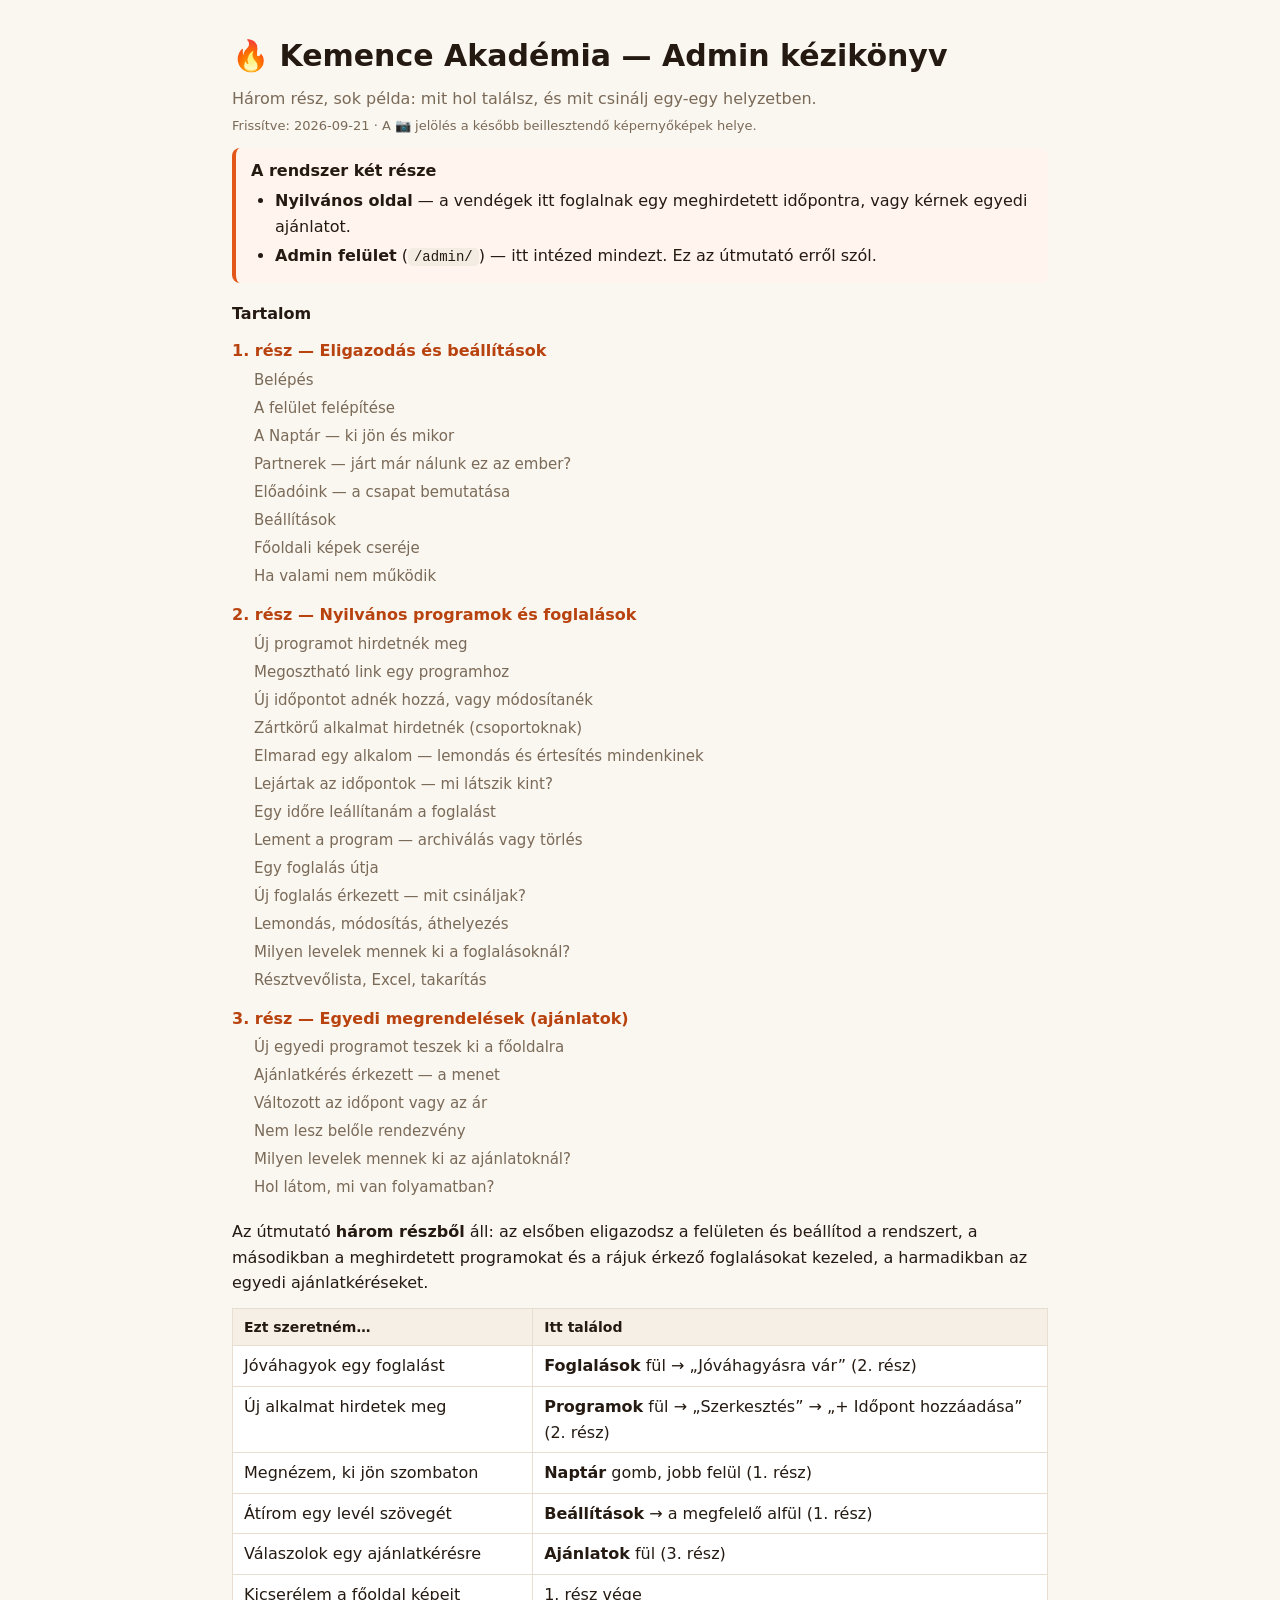
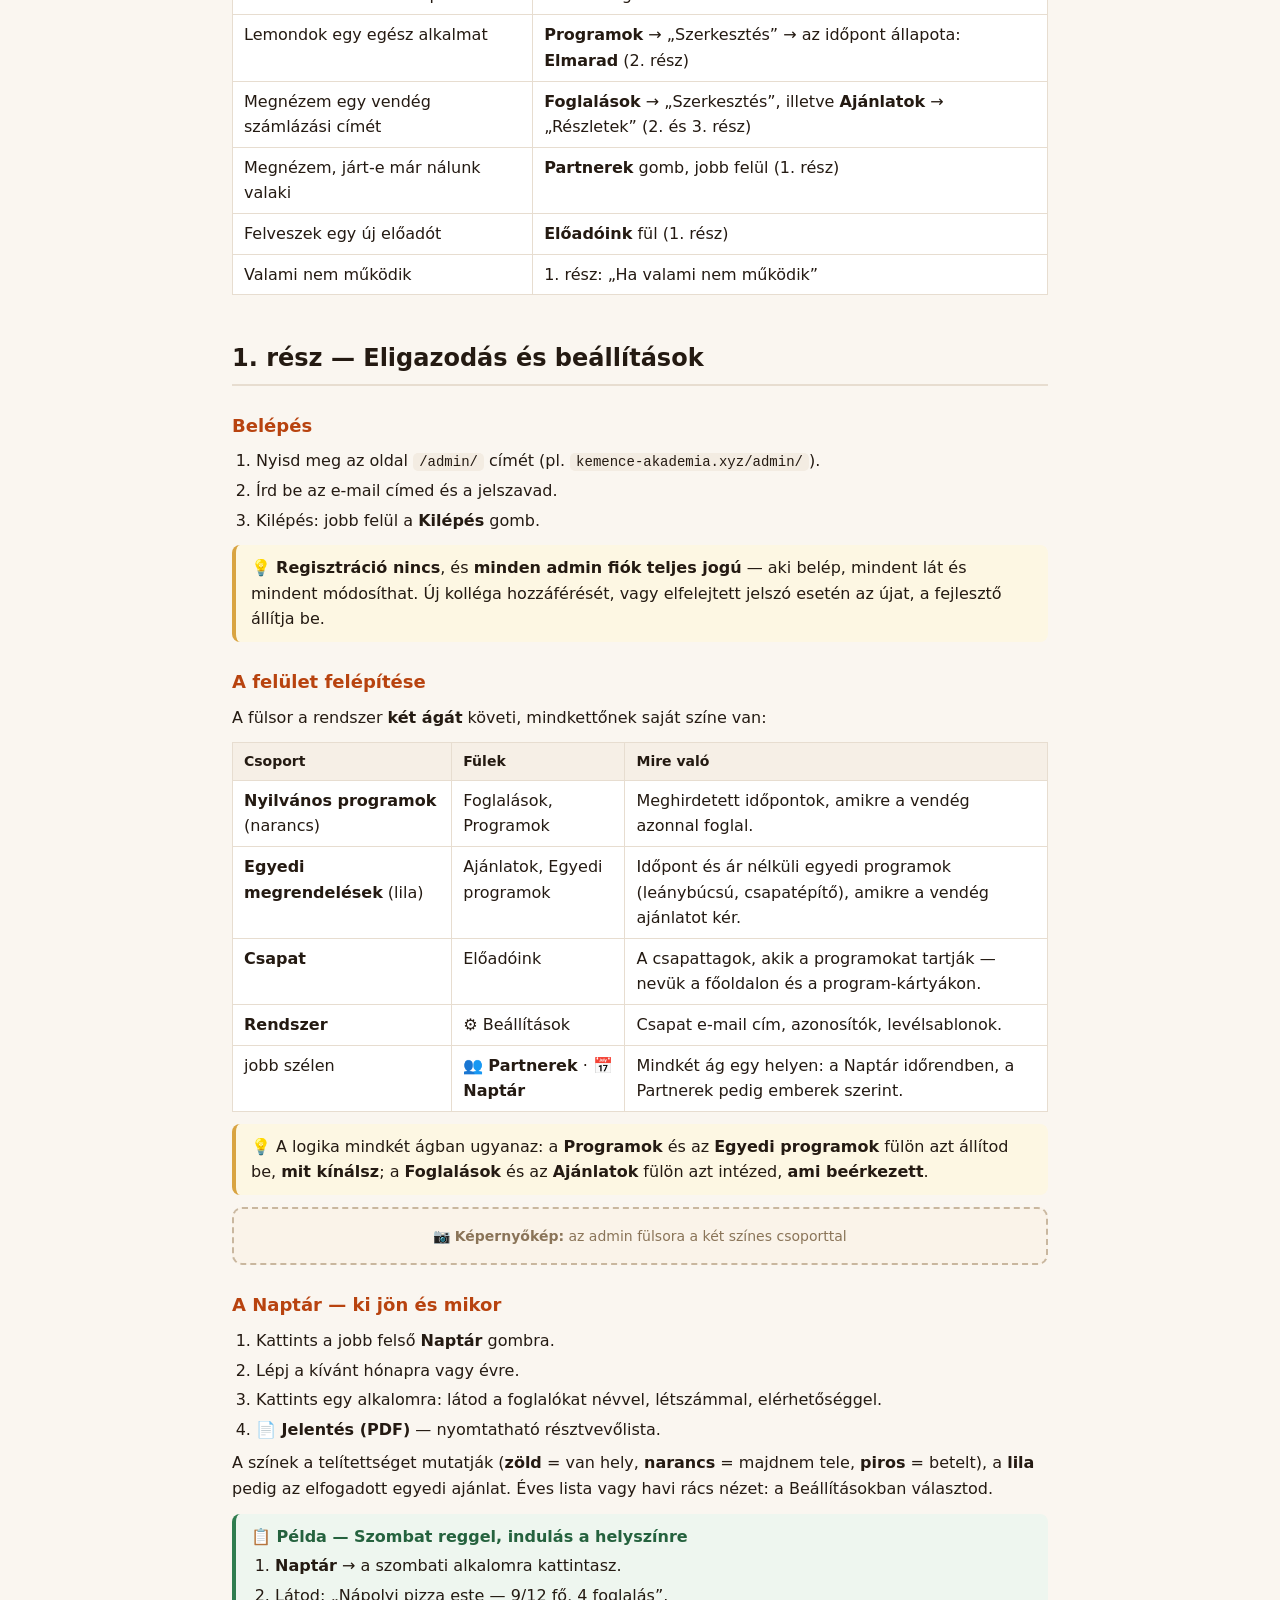
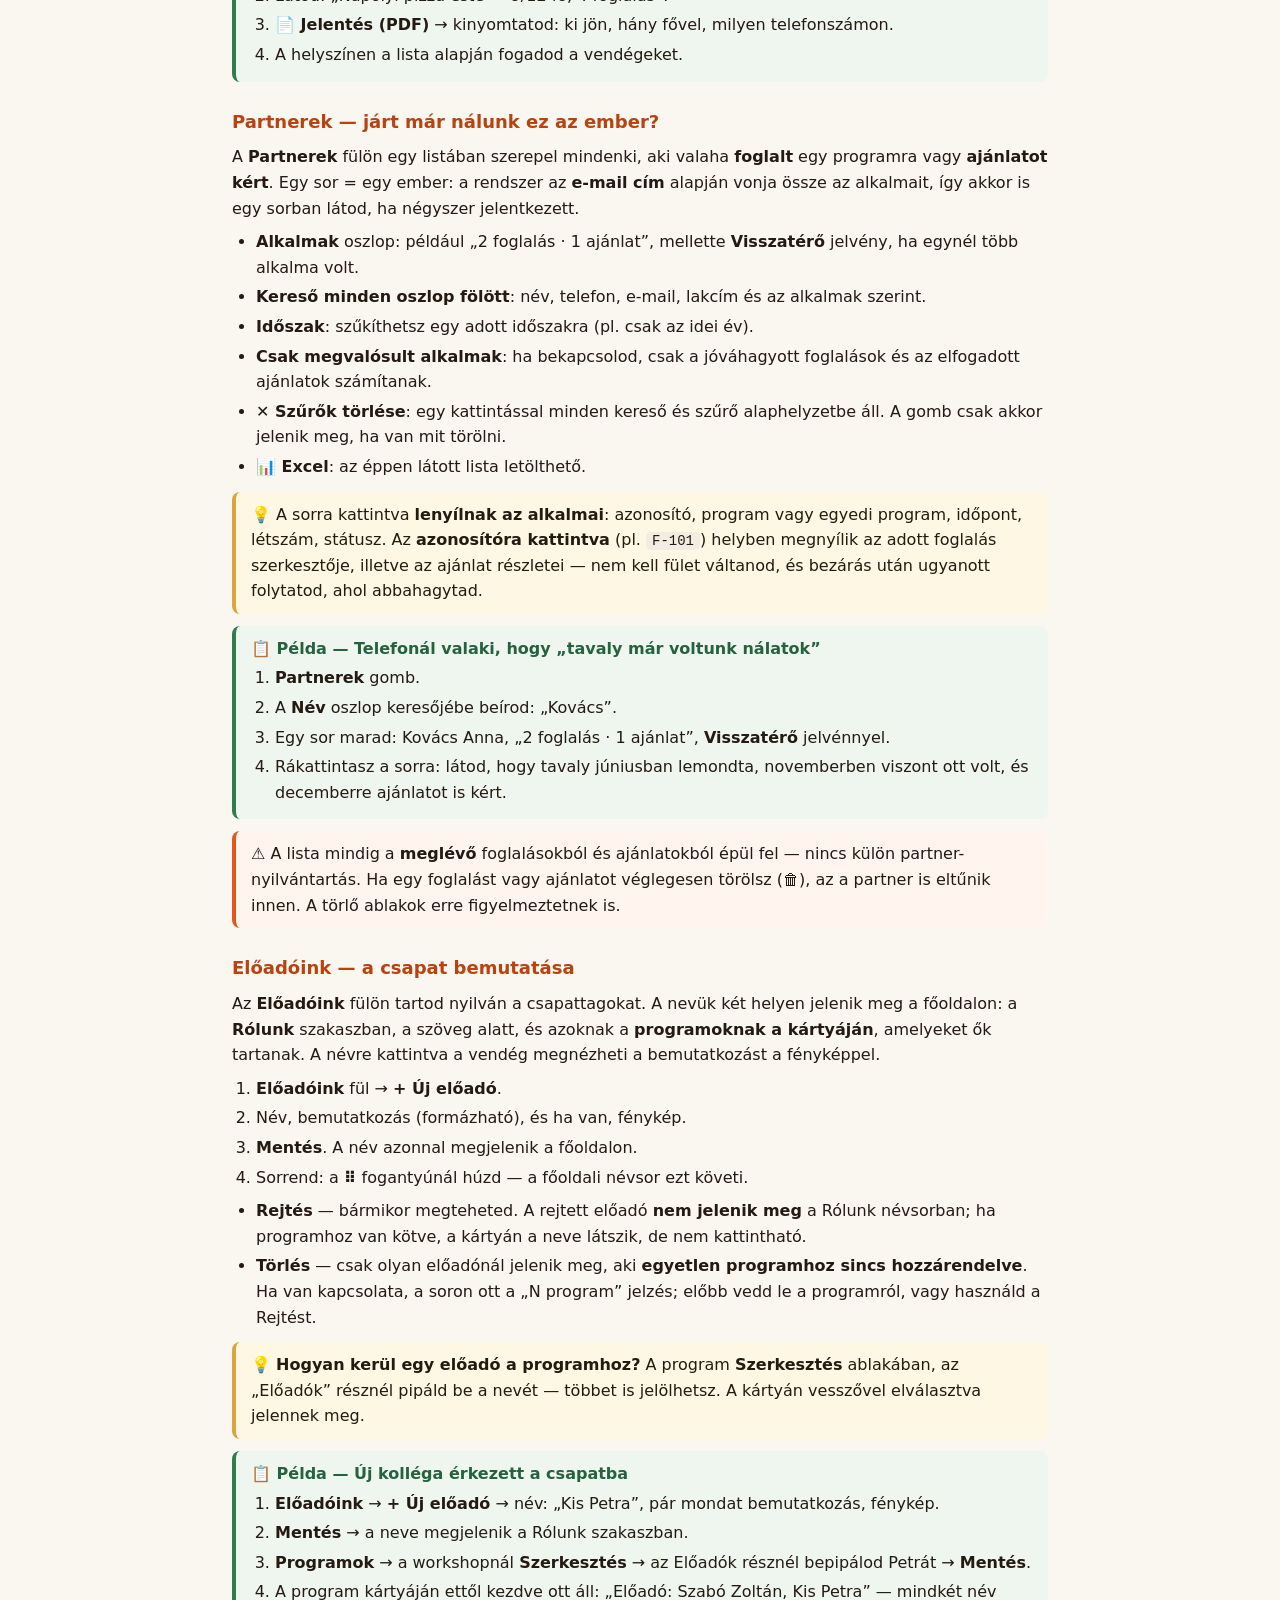
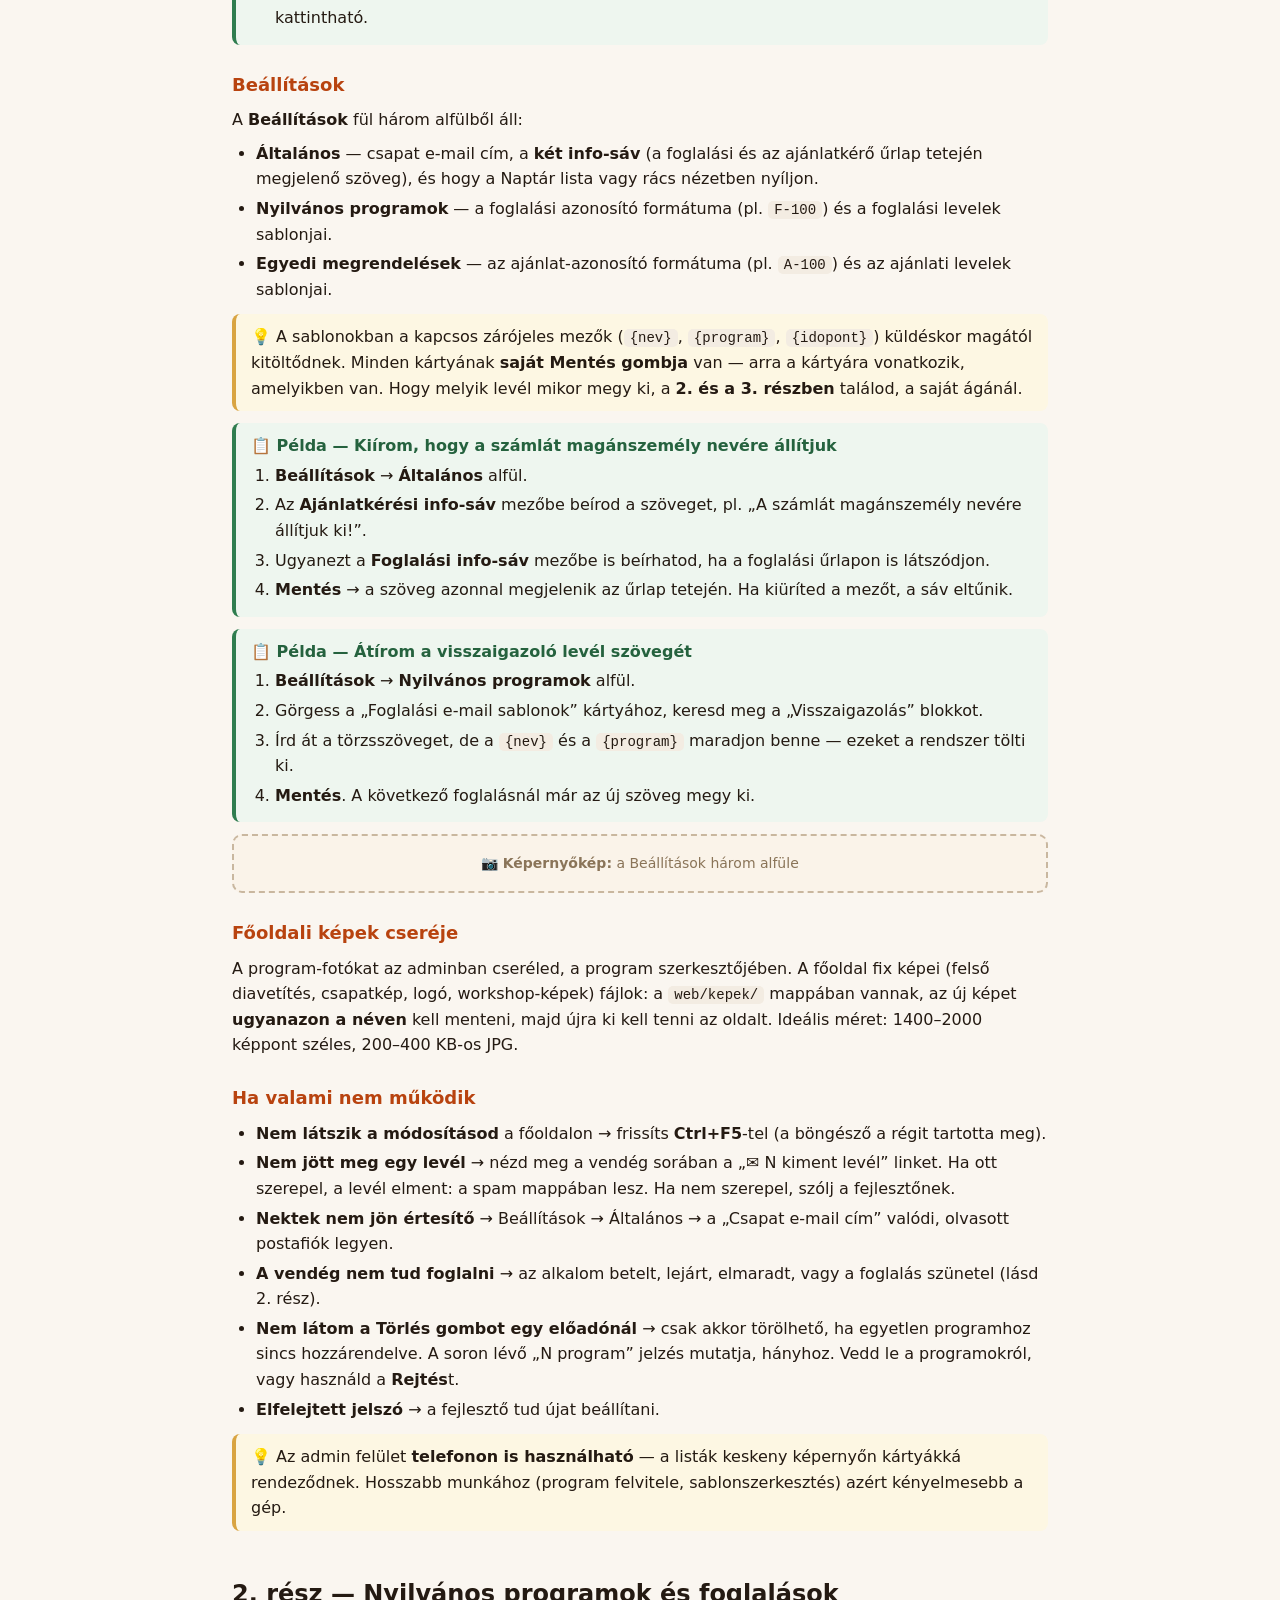
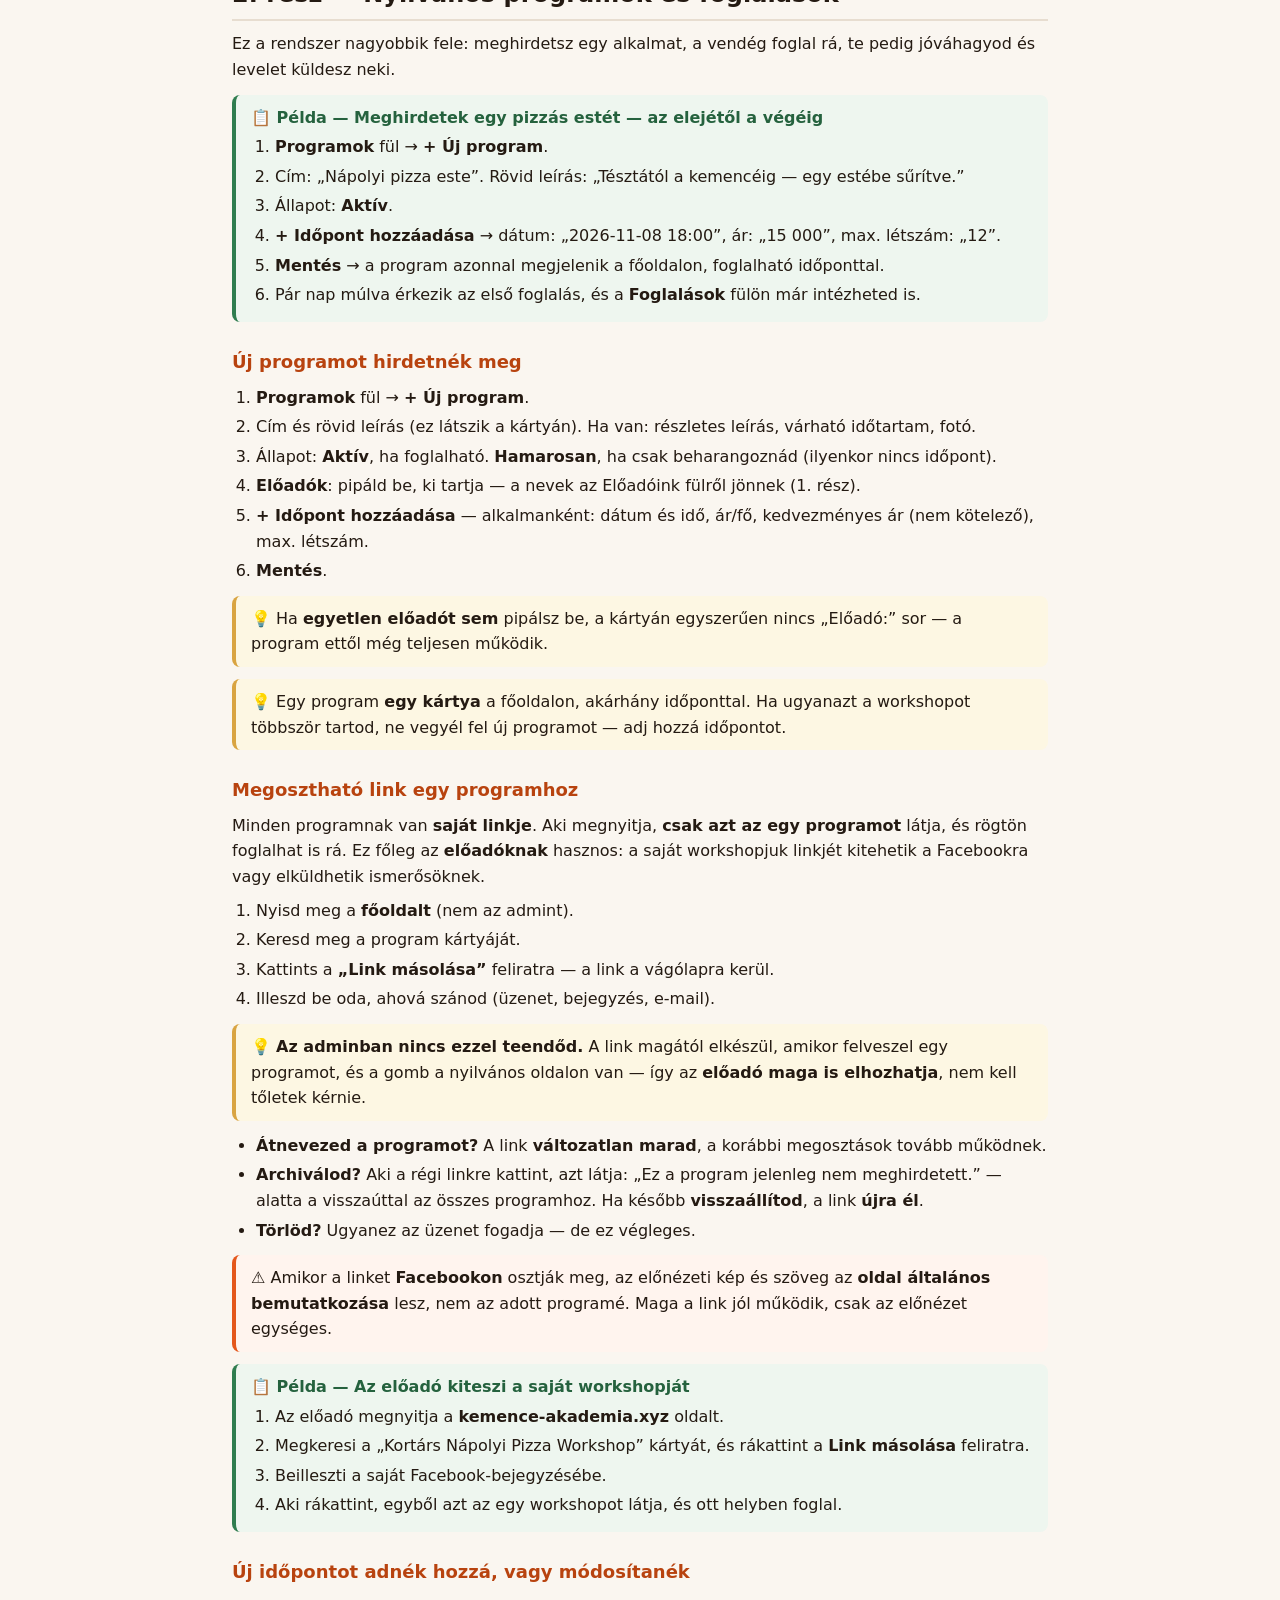
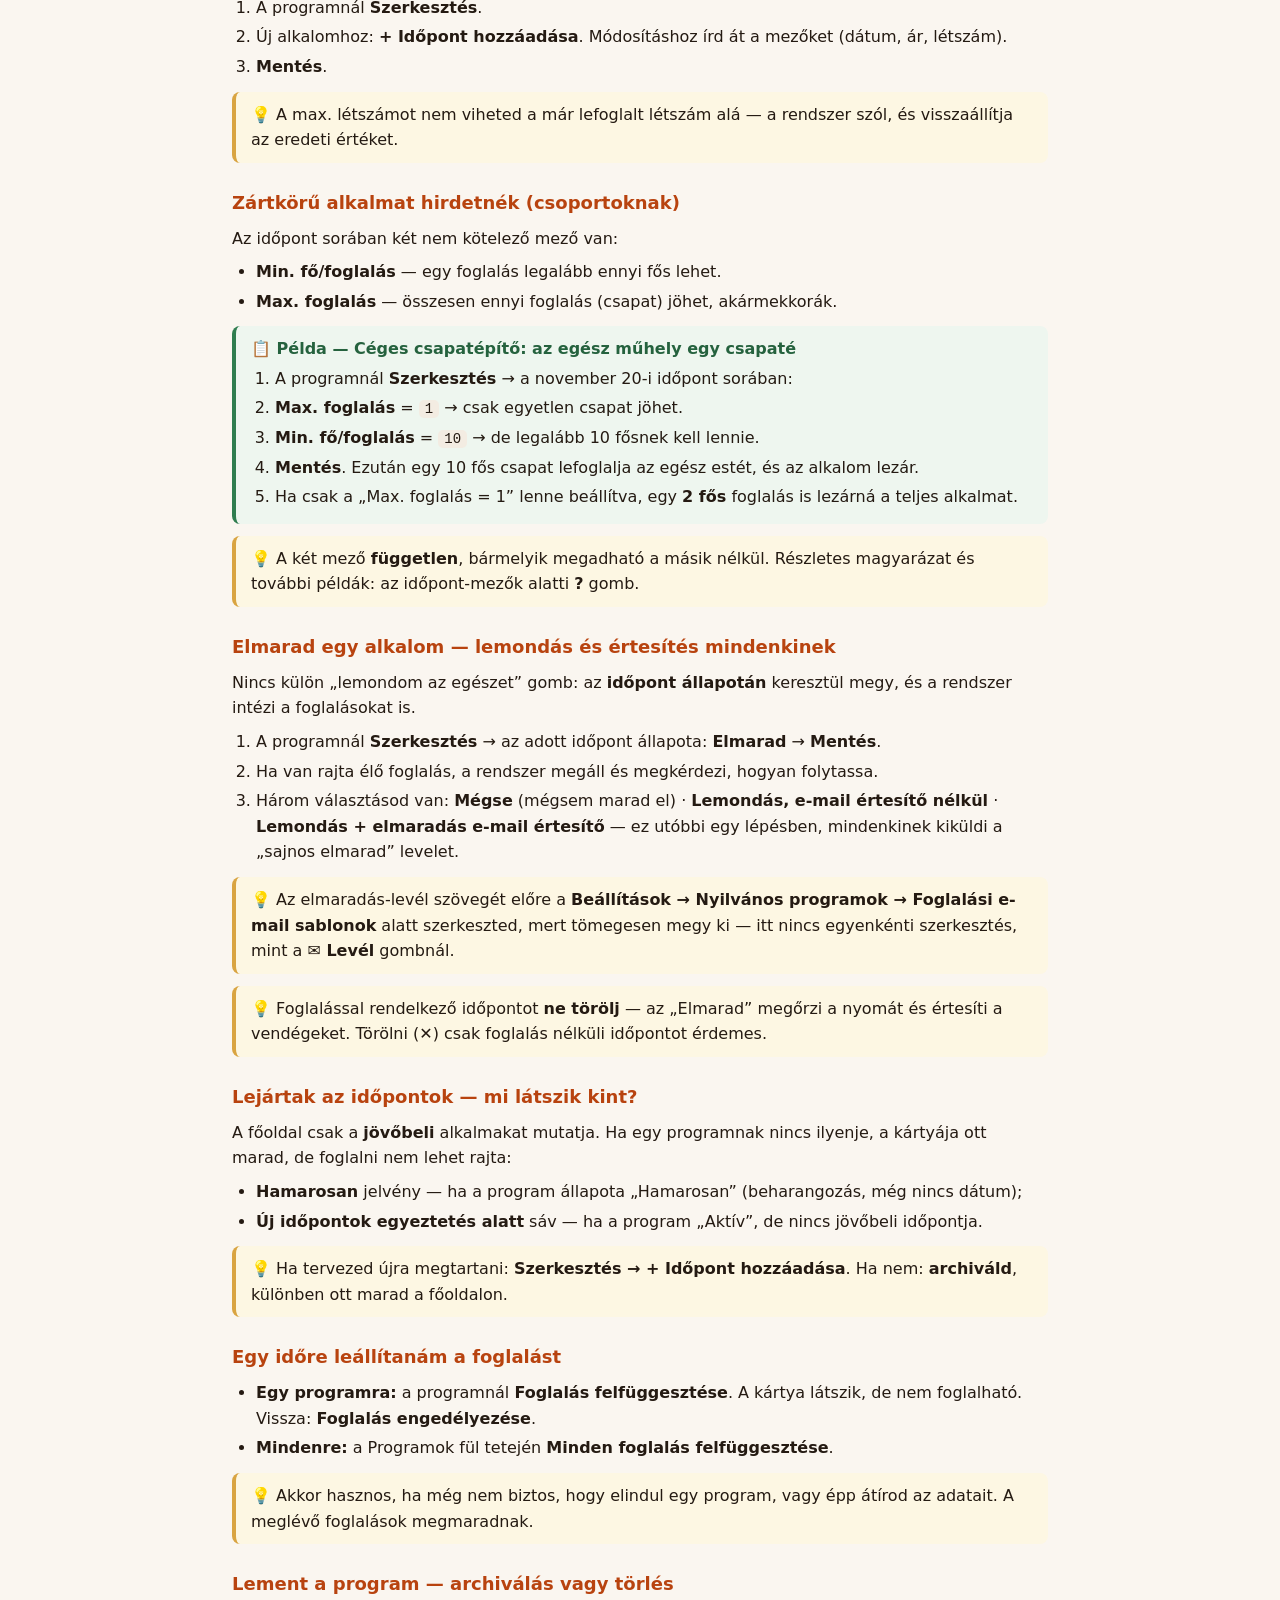
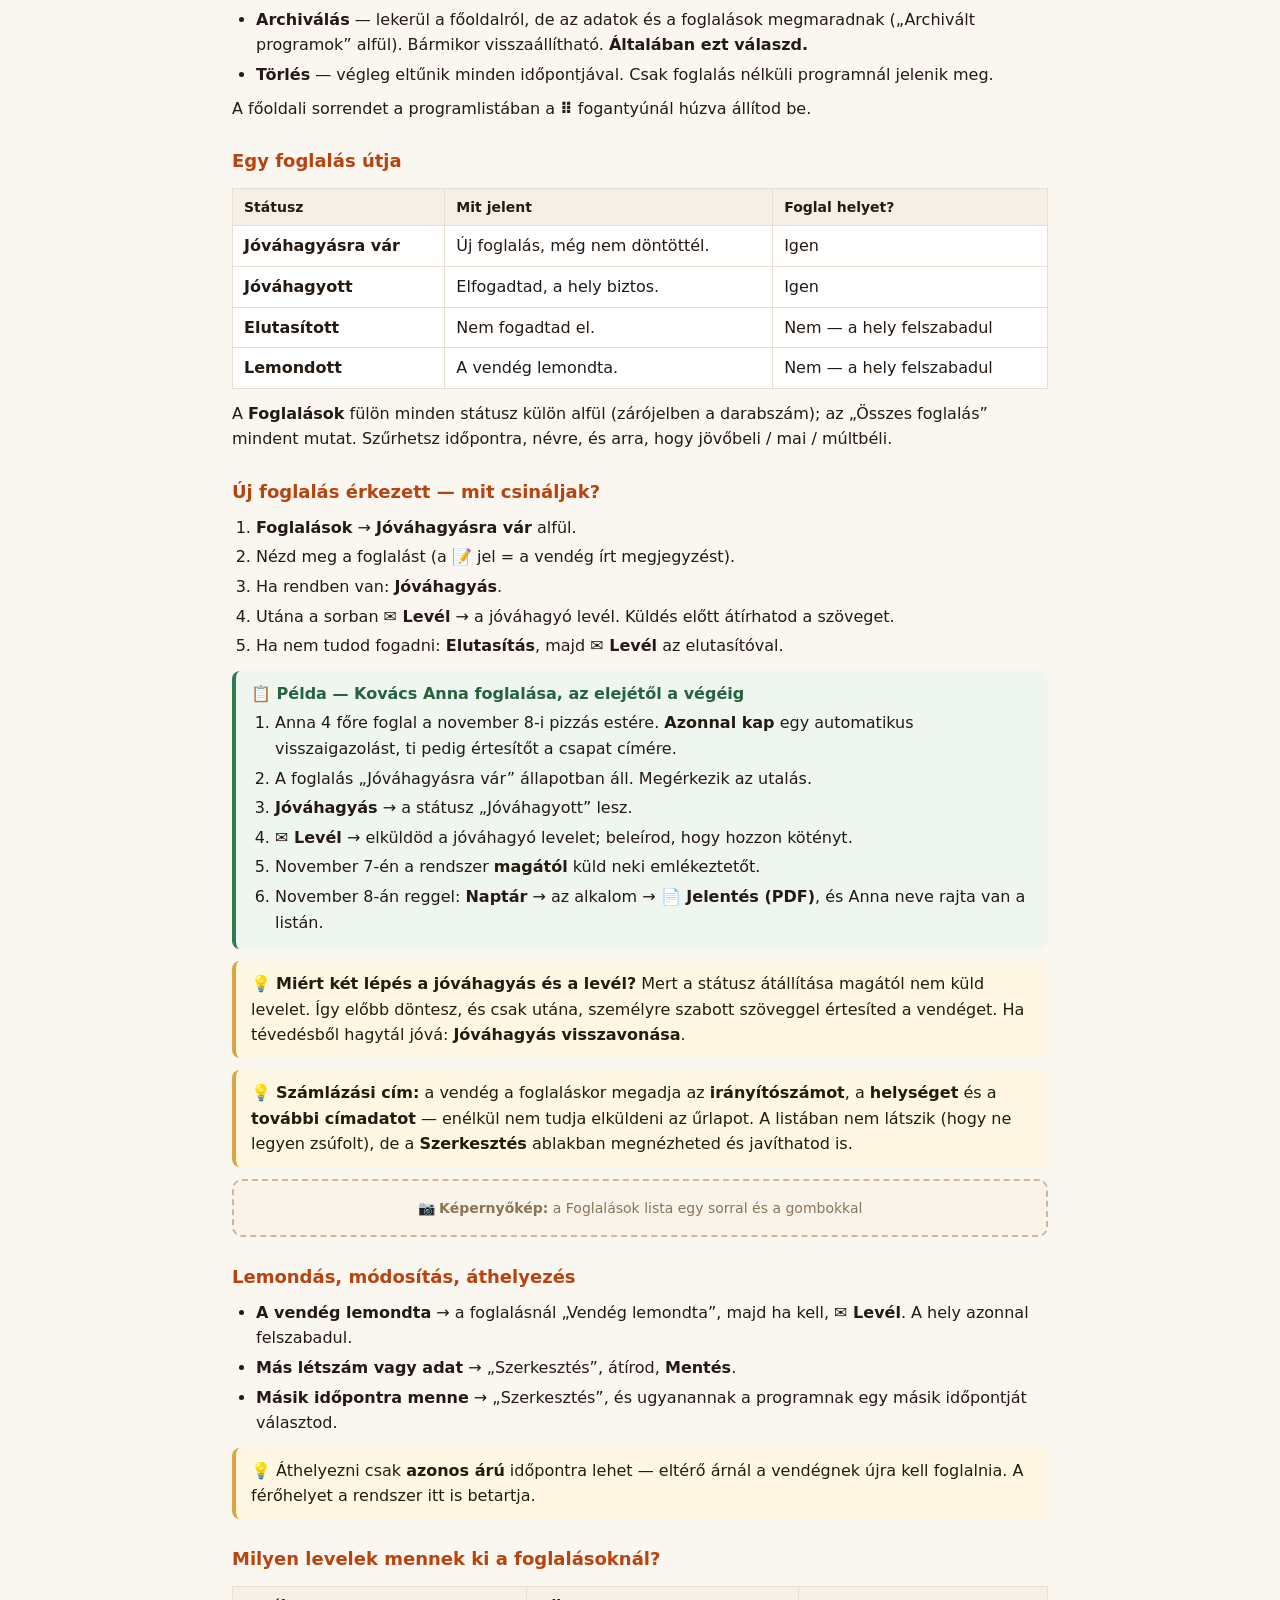
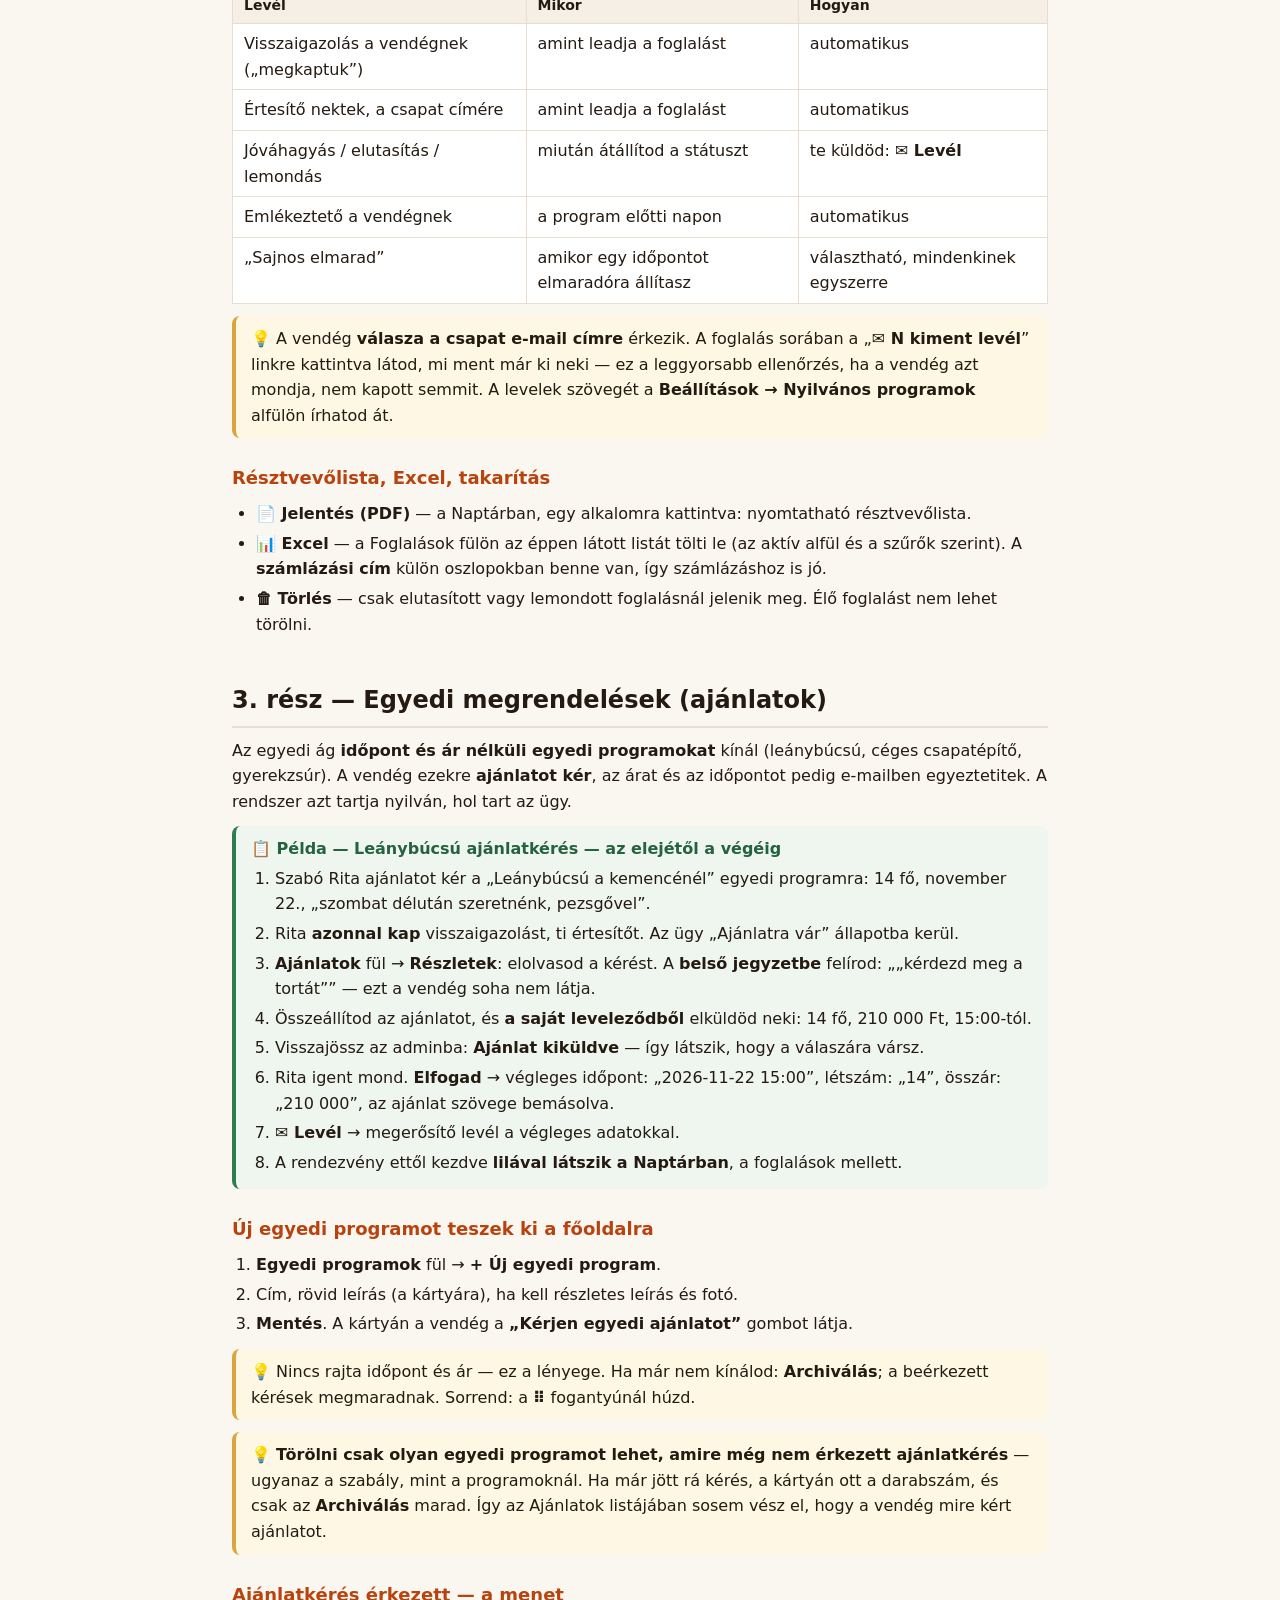
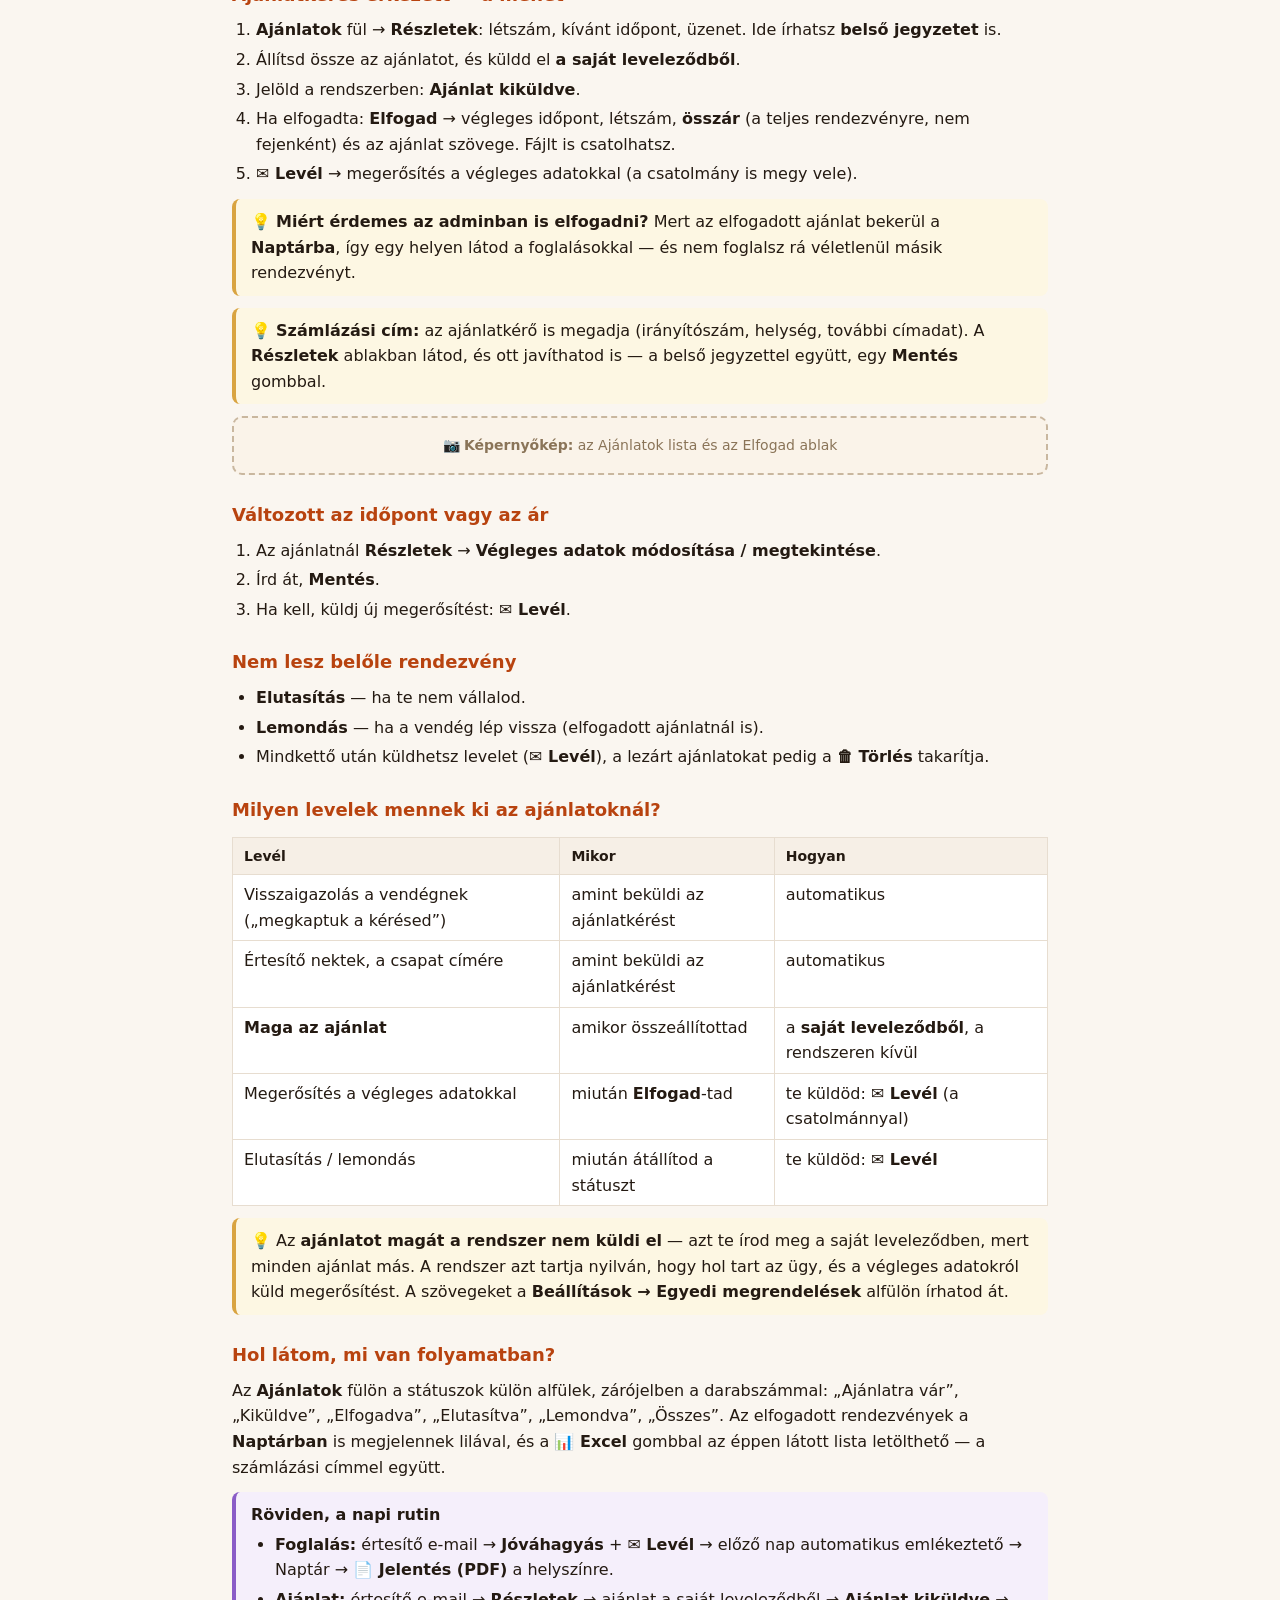
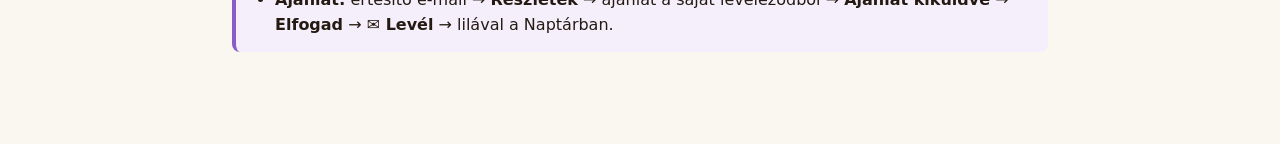
<file: felhasznaloi-utmutato.html>
<!doctype html>
<html lang="hu">
<head>
<meta charset="utf-8">
<meta name="viewport" content="width=device-width, initial-scale=1">
<title>Kemence Akadémia — Admin kézikönyv</title>
<!-- GENERÁLT FÁJL — ne kézzel szerkeszd! Forrás: build_docx.py (TARTALOM) -->
<style>
  :root{--bg:#faf6f0; --card:#fff; --ink:#241a12; --muted:#7a6a58; --line:#e7ddd0;
    --accent:#e4571b; --accent-2:#b8430f; --egyedi:#8a5cc7; --pelda:#2f7d4f; --code:#f3ece2}
  *{box-sizing:border-box}
  body{margin:0; background:var(--bg); color:var(--ink);
    font-family:"Segoe UI",system-ui,-apple-system,sans-serif; line-height:1.6; font-size:16px}
  .wrap{max-width:860px; margin:0 auto; padding:32px 22px 80px}
  header h1{font-size:30px; margin:0 0 6px}
  header p{color:var(--muted); margin:0 0 4px}
  .frissitve{font-size:13px}
  h1.fejezet{font-size:24px; margin:44px 0 10px; padding-bottom:6px; border-bottom:2px solid var(--line)}
  h2{font-size:18px; margin:26px 0 6px; color:var(--accent-2)}
  p{margin:8px 0}
  code{background:var(--code); padding:1px 6px; border-radius:5px; font-family:"Cascadia Code",Consolas,monospace; font-size:14px}
  ol,ul{margin:8px 0; padding-left:24px} li{margin:4px 0}
  table{border-collapse:collapse; width:100%; margin:12px 0; background:var(--card)}
  th,td{border:1px solid var(--line); padding:7px 11px; text-align:left; vertical-align:top}
  th{background:#f6efe6; font-size:14px}
  .doboz{border-left:4px solid var(--accent); background:#fff4ee; padding:10px 15px; border-radius:8px; margin:12px 0}
  .doboz.tipp{border-color:#d9a441; background:#fdf7e3}
  .doboz.osszeg{border-color:var(--egyedi); background:#f5effb}
  .doboz.pelda{border-color:var(--pelda); background:#eef6ef}
  .doboz.pelda .pelda-cim{display:block; margin-bottom:4px; color:#25623e}
  .doboz ul,.doboz ol{margin:4px 0}
  .kep{border:2px dashed #c9b79f; background:#faf3e9; color:#8a7458; border-radius:10px;
    padding:16px; margin:12px 0; text-align:center; font-size:14px}
  .tartalom{margin:18px 0}
  .tartalom a{display:block; padding:2px 0; text-decoration:none; color:var(--accent-2)}
  .tartalom .toc-resz{font-weight:700; margin-top:10px}
  .tartalom .toc-helyzet{padding-left:22px; font-size:15px; color:var(--muted)}
  .tartalom .toc-helyzet:hover{color:var(--accent-2)}
  @media print{ body{background:#fff} .kep{display:none} }
</style>
</head>
<body>
<div class="wrap">
<header><h1>🔥 Kemence Akadémia — Admin kézikönyv</h1><p>Három rész, sok példa: mit hol találsz, és mit csinálj egy-egy helyzetben.</p><p class="frissitve">Frissítve: 2026-09-21 · A 📷 jelölés a később beillesztendő képernyőképek helye.</p></header>
<div class="doboz"><b>A rendszer két része</b><ul><li><b>Nyilvános oldal</b> — a vendégek itt foglalnak egy meghirdetett időpontra, vagy kérnek egyedi ajánlatot.</li><li><b>Admin felület</b> (<code>/admin/</code>) — itt intézed mindezt. Ez az útmutató erről szól.</li></ul></div>
<div class="tartalom"><b>Tartalom</b><a class="toc-resz" href="#f3">1. rész — Eligazodás és beállítások</a><a class="toc-helyzet" href="#f4">Belépés</a><a class="toc-helyzet" href="#f7">A felület felépítése</a><a class="toc-helyzet" href="#f12">A Naptár — ki jön és mikor</a><a class="toc-helyzet" href="#f16">Partnerek — járt már nálunk ez az ember?</a><a class="toc-helyzet" href="#f22">Előadóink — a csapat bemutatása</a><a class="toc-helyzet" href="#f28">Beállítások</a><a class="toc-helyzet" href="#f35">Főoldali képek cseréje</a><a class="toc-helyzet" href="#f37">Ha valami nem működik</a><a class="toc-resz" href="#f40">2. rész — Nyilvános programok és foglalások</a><a class="toc-helyzet" href="#f43">Új programot hirdetnék meg</a><a class="toc-helyzet" href="#f47">Megosztható link egy programhoz</a><a class="toc-helyzet" href="#f54">Új időpontot adnék hozzá, vagy módosítanék</a><a class="toc-helyzet" href="#f57">Zártkörű alkalmat hirdetnék (csoportoknak)</a><a class="toc-helyzet" href="#f62">Elmarad egy alkalom — lemondás és értesítés mindenkinek</a><a class="toc-helyzet" href="#f67">Lejártak az időpontok — mi látszik kint?</a><a class="toc-helyzet" href="#f71">Egy időre leállítanám a foglalást</a><a class="toc-helyzet" href="#f74">Lement a program — archiválás vagy törlés</a><a class="toc-helyzet" href="#f77">Egy foglalás útja</a><a class="toc-helyzet" href="#f80">Új foglalás érkezett — mit csináljak?</a><a class="toc-helyzet" href="#f86">Lemondás, módosítás, áthelyezés</a><a class="toc-helyzet" href="#f89">Milyen levelek mennek ki a foglalásoknál?</a><a class="toc-helyzet" href="#f92">Résztvevőlista, Excel, takarítás</a><a class="toc-resz" href="#f94">3. rész — Egyedi megrendelések (ajánlatok)</a><a class="toc-helyzet" href="#f97">Új egyedi programot teszek ki a főoldalra</a><a class="toc-helyzet" href="#f101">Ajánlatkérés érkezett — a menet</a><a class="toc-helyzet" href="#f106">Változott az időpont vagy az ár</a><a class="toc-helyzet" href="#f108">Nem lesz belőle rendezvény</a><a class="toc-helyzet" href="#f110">Milyen levelek mennek ki az ajánlatoknál?</a><a class="toc-helyzet" href="#f113">Hol látom, mi van folyamatban?</a></div>
<p>Az útmutató <b>három részből</b> áll: az elsőben eligazodsz a felületen és beállítod a rendszert, a másodikban a meghirdetett programokat és a rájuk érkező foglalásokat kezeled, a harmadikban az egyedi ajánlatkéréseket.</p>
<table><tr><th>Ezt szeretném…</th><th>Itt találod</th></tr><tr><td>Jóváhagyok egy foglalást</td><td><b>Foglalások</b> fül → „Jóváhagyásra vár” (2. rész)</td></tr><tr><td>Új alkalmat hirdetek meg</td><td><b>Programok</b> fül → „Szerkesztés” → „+ Időpont hozzáadása” (2. rész)</td></tr><tr><td>Megnézem, ki jön szombaton</td><td><b>Naptár</b> gomb, jobb felül (1. rész)</td></tr><tr><td>Átírom egy levél szövegét</td><td><b>Beállítások</b> → a megfelelő alfül (1. rész)</td></tr><tr><td>Válaszolok egy ajánlatkérésre</td><td><b>Ajánlatok</b> fül (3. rész)</td></tr><tr><td>Kicserélem a főoldal képeit</td><td>1. rész vége</td></tr><tr><td>Lemondok egy egész alkalmat</td><td><b>Programok</b> → „Szerkesztés” → az időpont állapota: <b>Elmarad</b> (2. rész)</td></tr><tr><td>Megnézem egy vendég számlázási címét</td><td><b>Foglalások</b> → „Szerkesztés”, illetve <b>Ajánlatok</b> → „Részletek” (2. és 3. rész)</td></tr><tr><td>Megnézem, járt-e már nálunk valaki</td><td><b>Partnerek</b> gomb, jobb felül (1. rész)</td></tr><tr><td>Felveszek egy új előadót</td><td><b>Előadóink</b> fül (1. rész)</td></tr><tr><td>Valami nem működik</td><td>1. rész: „Ha valami nem működik”</td></tr></table>
<h1 class="fejezet" id="f3">1. rész — Eligazodás és beállítások</h1>
<h2 id="f4">Belépés</h2>
<ol><li>Nyisd meg az oldal <code>/admin/</code> címét (pl. <code>kemence-akademia.xyz/admin/</code>).</li><li>Írd be az e-mail címed és a jelszavad.</li><li>Kilépés: jobb felül a <b>Kilépés</b> gomb.</li></ol>
<div class="doboz tipp">💡 <b>Regisztráció nincs</b>, és <b>minden admin fiók teljes jogú</b> — aki belép, mindent lát és mindent módosíthat. Új kolléga hozzáférését, vagy elfelejtett jelszó esetén az újat, a fejlesztő állítja be.</div>
<h2 id="f7">A felület felépítése</h2>
<p>A fülsor a rendszer <b>két ágát</b> követi, mindkettőnek saját színe van:</p>
<table><tr><th>Csoport</th><th>Fülek</th><th>Mire való</th></tr><tr><td><b>Nyilvános programok</b> (narancs)</td><td>Foglalások, Programok</td><td>Meghirdetett időpontok, amikre a vendég azonnal foglal.</td></tr><tr><td><b>Egyedi megrendelések</b> (lila)</td><td>Ajánlatok, Egyedi programok</td><td>Időpont és ár nélküli egyedi programok (leánybúcsú, csapatépítő), amikre a vendég ajánlatot kér.</td></tr><tr><td><b>Csapat</b></td><td>Előadóink</td><td>A csapattagok, akik a programokat tartják — nevük a főoldalon és a program-kártyákon.</td></tr><tr><td><b>Rendszer</b></td><td>⚙ Beállítások</td><td>Csapat e-mail cím, azonosítók, levélsablonok.</td></tr><tr><td>jobb szélen</td><td>👥 <b>Partnerek</b> · 📅 <b>Naptár</b></td><td>Mindkét ág egy helyen: a Naptár időrendben, a Partnerek pedig emberek szerint.</td></tr></table>
<div class="doboz tipp">💡 A logika mindkét ágban ugyanaz: a <b>Programok</b> és az <b>Egyedi programok</b> fülön azt állítod be, <b>mit kínálsz</b>; a <b>Foglalások</b> és az <b>Ajánlatok</b> fülön azt intézed, <b>ami beérkezett</b>.</div>
<div class="kep">📷 <b>Képernyőkép:</b> az admin fülsora a két színes csoporttal</div>
<h2 id="f12">A Naptár — ki jön és mikor</h2>
<ol><li>Kattints a jobb felső <b>Naptár</b> gombra.</li><li>Lépj a kívánt hónapra vagy évre.</li><li>Kattints egy alkalomra: látod a foglalókat névvel, létszámmal, elérhetőséggel.</li><li><b>📄 Jelentés (PDF)</b> — nyomtatható résztvevőlista.</li></ol>
<p>A színek a telítettséget mutatják (<b>zöld</b> = van hely, <b>narancs</b> = majdnem tele, <b>piros</b> = betelt), a <b>lila</b> pedig az elfogadott egyedi ajánlat. Éves lista vagy havi rács nézet: a Beállításokban választod.</p>
<div class="doboz pelda"><b class="pelda-cim">📋 Példa — Szombat reggel, indulás a helyszínre</b><ol><li><b>Naptár</b> → a szombati alkalomra kattintasz.</li><li>Látod: „Nápolyi pizza este — 9/12 fő, 4 foglalás”.</li><li><b>📄 Jelentés (PDF)</b> → kinyomtatod: ki jön, hány fővel, milyen telefonszámon.</li><li>A helyszínen a lista alapján fogadod a vendégeket.</li></ol></div>
<h2 id="f16">Partnerek — járt már nálunk ez az ember?</h2>
<p>A <b>Partnerek</b> fülön egy listában szerepel mindenki, aki valaha <b>foglalt</b> egy programra vagy <b>ajánlatot kért</b>. Egy sor = egy ember: a rendszer az <b>e-mail cím</b> alapján vonja össze az alkalmait, így akkor is egy sorban látod, ha négyszer jelentkezett.</p>
<ul><li><b>Alkalmak</b> oszlop: például „2 foglalás · 1 ajánlat”, mellette <b>Visszatérő</b> jelvény, ha egynél több alkalma volt.</li><li><b>Kereső minden oszlop fölött</b>: név, telefon, e-mail, lakcím és az alkalmak szerint.</li><li><b>Időszak</b>: szűkíthetsz egy adott időszakra (pl. csak az idei év).</li><li><b>Csak megvalósult alkalmak</b>: ha bekapcsolod, csak a jóváhagyott foglalások és az elfogadott ajánlatok számítanak.</li><li><b>✕ Szűrők törlése</b>: egy kattintással minden kereső és szűrő alaphelyzetbe áll. A gomb csak akkor jelenik meg, ha van mit törölni.</li><li><b>📊 Excel</b>: az éppen látott lista letölthető.</li></ul>
<div class="doboz tipp">💡 A sorra kattintva <b>lenyílnak az alkalmai</b>: azonosító, program vagy egyedi program, időpont, létszám, státusz. Az <b>azonosítóra kattintva</b> (pl. <code>F-101</code>) helyben megnyílik az adott foglalás szerkesztője, illetve az ajánlat részletei — nem kell fület váltanod, és bezárás után ugyanott folytatod, ahol abbahagytad.</div>
<div class="doboz pelda"><b class="pelda-cim">📋 Példa — Telefonál valaki, hogy „tavaly már voltunk nálatok”</b><ol><li><b>Partnerek</b> gomb.</li><li>A <b>Név</b> oszlop keresőjébe beírod: „Kovács”.</li><li>Egy sor marad: Kovács Anna, „2 foglalás · 1 ajánlat”, <b>Visszatérő</b> jelvénnyel.</li><li>Rákattintasz a sorra: látod, hogy tavaly júniusban lemondta, novemberben viszont ott volt, és decemberre ajánlatot is kért.</li></ol></div>
<div class="doboz">⚠️ A lista mindig a <b>meglévő</b> foglalásokból és ajánlatokból épül fel — nincs külön partner-nyilvántartás. Ha egy foglalást vagy ajánlatot véglegesen törölsz (🗑), az a partner is eltűnik innen. A törlő ablakok erre figyelmeztetnek is.</div>
<h2 id="f22">Előadóink — a csapat bemutatása</h2>
<p>Az <b>Előadóink</b> fülön tartod nyilván a csapattagokat. A nevük két helyen jelenik meg a főoldalon: a <b>Rólunk</b> szakaszban, a szöveg alatt, és azoknak a <b>programoknak a kártyáján</b>, amelyeket ők tartanak. A névre kattintva a vendég megnézheti a bemutatkozást a fényképpel.</p>
<ol><li><b>Előadóink</b> fül → <b>+ Új előadó</b>.</li><li>Név, bemutatkozás (formázható), és ha van, fénykép.</li><li><b>Mentés</b>. A név azonnal megjelenik a főoldalon.</li><li>Sorrend: a <b>⠿</b> fogantyúnál húzd — a főoldali névsor ezt követi.</li></ol>
<ul><li><b>Rejtés</b> — bármikor megteheted. A rejtett előadó <b>nem jelenik meg</b> a Rólunk névsorban; ha programhoz van kötve, a kártyán a neve látszik, de nem kattintható.</li><li><b>Törlés</b> — csak olyan előadónál jelenik meg, aki <b>egyetlen programhoz sincs hozzárendelve</b>. Ha van kapcsolata, a soron ott a „N program” jelzés; előbb vedd le a programról, vagy használd a Rejtést.</li></ul>
<div class="doboz tipp">💡 <b>Hogyan kerül egy előadó a programhoz?</b> A program <b>Szerkesztés</b> ablakában, az „Előadók” résznél pipáld be a nevét — többet is jelölhetsz. A kártyán vesszővel elválasztva jelennek meg.</div>
<div class="doboz pelda"><b class="pelda-cim">📋 Példa — Új kolléga érkezett a csapatba</b><ol><li><b>Előadóink</b> → <b>+ Új előadó</b> → név: „Kis Petra”, pár mondat bemutatkozás, fénykép.</li><li><b>Mentés</b> → a neve megjelenik a Rólunk szakaszban.</li><li><b>Programok</b> → a workshopnál <b>Szerkesztés</b> → az Előadók résznél bepipálod Petrát → <b>Mentés</b>.</li><li>A program kártyáján ettől kezdve ott áll: „Előadó: Szabó Zoltán, Kis Petra” — mindkét név kattintható.</li></ol></div>
<h2 id="f28">Beállítások</h2>
<p>A <b>Beállítások</b> fül három alfülből áll:</p>
<ul><li><b>Általános</b> — csapat e-mail cím, a <b>két info-sáv</b> (a foglalási és az ajánlatkérő űrlap tetején megjelenő szöveg), és hogy a Naptár lista vagy rács nézetben nyíljon.</li><li><b>Nyilvános programok</b> — a foglalási azonosító formátuma (pl. <code>F-100</code>) és a foglalási levelek sablonjai.</li><li><b>Egyedi megrendelések</b> — az ajánlat-azonosító formátuma (pl. <code>A-100</code>) és az ajánlati levelek sablonjai.</li></ul>
<div class="doboz tipp">💡 A sablonokban a kapcsos zárójeles mezők (<code>{nev}</code>, <code>{program}</code>, <code>{idopont}</code>) küldéskor magától kitöltődnek. Minden kártyának <b>saját Mentés gombja</b> van — arra a kártyára vonatkozik, amelyikben van. Hogy melyik levél mikor megy ki, a <b>2. és a 3. részben</b> találod, a saját ágánál.</div>
<div class="doboz pelda"><b class="pelda-cim">📋 Példa — Kiírom, hogy a számlát magánszemély nevére állítjuk</b><ol><li><b>Beállítások</b> → <b>Általános</b> alfül.</li><li>Az <b>Ajánlatkérési info-sáv</b> mezőbe beírod a szöveget, pl. „A számlát magánszemély nevére állítjuk ki!”.</li><li>Ugyanezt a <b>Foglalási info-sáv</b> mezőbe is beírhatod, ha a foglalási űrlapon is látszódjon.</li><li><b>Mentés</b> → a szöveg azonnal megjelenik az űrlap tetején. Ha kiüríted a mezőt, a sáv eltűnik.</li></ol></div>
<div class="doboz pelda"><b class="pelda-cim">📋 Példa — Átírom a visszaigazoló levél szövegét</b><ol><li><b>Beállítások</b> → <b>Nyilvános programok</b> alfül.</li><li>Görgess a „Foglalási e-mail sablonok” kártyához, keresd meg a „Visszaigazolás” blokkot.</li><li>Írd át a törzsszöveget, de a <code>{nev}</code> és a <code>{program}</code> maradjon benne — ezeket a rendszer tölti ki.</li><li><b>Mentés</b>. A következő foglalásnál már az új szöveg megy ki.</li></ol></div>
<div class="kep">📷 <b>Képernyőkép:</b> a Beállítások három alfüle</div>
<h2 id="f35">Főoldali képek cseréje</h2>
<p>A program-fotókat az adminban cseréled, a program szerkesztőjében. A főoldal fix képei (felső diavetítés, csapatkép, logó, workshop-képek) fájlok: a <code>web/kepek/</code> mappában vannak, az új képet <b>ugyanazon a néven</b> kell menteni, majd újra ki kell tenni az oldalt. Ideális méret: 1400–2000 képpont széles, 200–400 KB-os JPG.</p>
<h2 id="f37">Ha valami nem működik</h2>
<ul><li><b>Nem látszik a módosításod</b> a főoldalon → frissíts <b>Ctrl+F5</b>-tel (a böngésző a régit tartotta meg).</li><li><b>Nem jött meg egy levél</b> → nézd meg a vendég sorában a „✉ N kiment levél” linket. Ha ott szerepel, a levél elment: a spam mappában lesz. Ha nem szerepel, szólj a fejlesztőnek.</li><li><b>Nektek nem jön értesítő</b> → Beállítások → Általános → a „Csapat e-mail cím” valódi, olvasott postafiók legyen.</li><li><b>A vendég nem tud foglalni</b> → az alkalom betelt, lejárt, elmaradt, vagy a foglalás szünetel (lásd 2. rész).</li><li><b>Nem látom a Törlés gombot egy előadónál</b> → csak akkor törölhető, ha egyetlen programhoz sincs hozzárendelve. A soron lévő „N program” jelzés mutatja, hányhoz. Vedd le a programokról, vagy használd a <b>Rejtés</b>t.</li><li><b>Elfelejtett jelszó</b> → a fejlesztő tud újat beállítani.</li></ul>
<div class="doboz tipp">💡 Az admin felület <b>telefonon is használható</b> — a listák keskeny képernyőn kártyákká rendeződnek. Hosszabb munkához (program felvitele, sablonszerkesztés) azért kényelmesebb a gép.</div>
<h1 class="fejezet" id="f40">2. rész — Nyilvános programok és foglalások</h1>
<p>Ez a rendszer nagyobbik fele: meghirdetsz egy alkalmat, a vendég foglal rá, te pedig jóváhagyod és levelet küldesz neki.</p>
<div class="doboz pelda"><b class="pelda-cim">📋 Példa — Meghirdetek egy pizzás estét — az elejétől a végéig</b><ol><li><b>Programok</b> fül → <b>+ Új program</b>.</li><li>Cím: „Nápolyi pizza este”. Rövid leírás: „Tésztától a kemencéig — egy estébe sűrítve.”</li><li>Állapot: <b>Aktív</b>.</li><li><b>+ Időpont hozzáadása</b> → dátum: „2026-11-08 18:00”, ár: „15 000”, max. létszám: „12”.</li><li><b>Mentés</b> → a program azonnal megjelenik a főoldalon, foglalható időponttal.</li><li>Pár nap múlva érkezik az első foglalás, és a <b>Foglalások</b> fülön már intézheted is.</li></ol></div>
<h2 id="f43">Új programot hirdetnék meg</h2>
<ol><li><b>Programok</b> fül → <b>+ Új program</b>.</li><li>Cím és rövid leírás (ez látszik a kártyán). Ha van: részletes leírás, várható időtartam, fotó.</li><li>Állapot: <b>Aktív</b>, ha foglalható. <b>Hamarosan</b>, ha csak beharangoznád (ilyenkor nincs időpont).</li><li><b>Előadók</b>: pipáld be, ki tartja — a nevek az Előadóink fülről jönnek (1. rész).</li><li><b>+ Időpont hozzáadása</b> — alkalmanként: dátum és idő, ár/fő, kedvezményes ár (nem kötelező), max. létszám.</li><li><b>Mentés</b>.</li></ol>
<div class="doboz tipp">💡 Ha <b>egyetlen előadót sem</b> pipálsz be, a kártyán egyszerűen nincs „Előadó:” sor — a program ettől még teljesen működik.</div>
<div class="doboz tipp">💡 Egy program <b>egy kártya</b> a főoldalon, akárhány időponttal. Ha ugyanazt a workshopot többször tartod, ne vegyél fel új programot — adj hozzá időpontot.</div>
<h2 id="f47">Megosztható link egy programhoz</h2>
<p>Minden programnak van <b>saját linkje</b>. Aki megnyitja, <b>csak azt az egy programot</b> látja, és rögtön foglalhat is rá. Ez főleg az <b>előadóknak</b> hasznos: a saját workshopjuk linkjét kitehetik a Facebookra vagy elküldhetik ismerősöknek.</p>
<ol><li>Nyisd meg a <b>főoldalt</b> (nem az admint).</li><li>Keresd meg a program kártyáját.</li><li>Kattints a <b>„Link másolása”</b> feliratra — a link a vágólapra kerül.</li><li>Illeszd be oda, ahová szánod (üzenet, bejegyzés, e-mail).</li></ol>
<div class="doboz tipp">💡 <b>Az adminban nincs ezzel teendőd.</b> A link magától elkészül, amikor felveszel egy programot, és a gomb a nyilvános oldalon van — így az <b>előadó maga is elhozhatja</b>, nem kell tőletek kérnie.</div>
<ul><li><b>Átnevezed a programot?</b> A link <b>változatlan marad</b>, a korábbi megosztások tovább működnek.</li><li><b>Archiválod?</b> Aki a régi linkre kattint, azt látja: „Ez a program jelenleg nem meghirdetett.” — alatta a visszaúttal az összes programhoz. Ha később <b>visszaállítod</b>, a link <b>újra él</b>.</li><li><b>Törlöd?</b> Ugyanez az üzenet fogadja — de ez végleges.</li></ul>
<div class="doboz">⚠️ Amikor a linket <b>Facebookon</b> osztják meg, az előnézeti kép és szöveg az <b>oldal általános bemutatkozása</b> lesz, nem az adott programé. Maga a link jól működik, csak az előnézet egységes.</div>
<div class="doboz pelda"><b class="pelda-cim">📋 Példa — Az előadó kiteszi a saját workshopját</b><ol><li>Az előadó megnyitja a <b>kemence-akademia.xyz</b> oldalt.</li><li>Megkeresi a „Kortárs Nápolyi Pizza Workshop” kártyát, és rákattint a <b>Link másolása</b> feliratra.</li><li>Beilleszti a saját Facebook-bejegyzésébe.</li><li>Aki rákattint, egyből azt az egy workshopot látja, és ott helyben foglal.</li></ol></div>
<h2 id="f54">Új időpontot adnék hozzá, vagy módosítanék</h2>
<ol><li>A programnál <b>Szerkesztés</b>.</li><li>Új alkalomhoz: <b>+ Időpont hozzáadása</b>. Módosításhoz írd át a mezőket (dátum, ár, létszám).</li><li><b>Mentés</b>.</li></ol>
<div class="doboz tipp">💡 A max. létszámot nem viheted a már lefoglalt létszám alá — a rendszer szól, és visszaállítja az eredeti értéket.</div>
<h2 id="f57">Zártkörű alkalmat hirdetnék (csoportoknak)</h2>
<p>Az időpont sorában két nem kötelező mező van:</p>
<ul><li><b>Min. fő/foglalás</b> — egy foglalás legalább ennyi fős lehet.</li><li><b>Max. foglalás</b> — összesen ennyi foglalás (csapat) jöhet, akármekkorák.</li></ul>
<div class="doboz pelda"><b class="pelda-cim">📋 Példa — Céges csapatépítő: az egész műhely egy csapaté</b><ol><li>A programnál <b>Szerkesztés</b> → a november 20-i időpont sorában:</li><li><b>Max. foglalás</b> = <code>1</code> → csak egyetlen csapat jöhet.</li><li><b>Min. fő/foglalás</b> = <code>10</code> → de legalább 10 fősnek kell lennie.</li><li><b>Mentés</b>. Ezután egy 10 fős csapat lefoglalja az egész estét, és az alkalom lezár.</li><li>Ha csak a „Max. foglalás = 1” lenne beállítva, egy <b>2 fős</b> foglalás is lezárná a teljes alkalmat.</li></ol></div>
<div class="doboz tipp">💡 A két mező <b>független</b>, bármelyik megadható a másik nélkül. Részletes magyarázat és további példák: az időpont-mezők alatti <b>?</b> gomb.</div>
<h2 id="f62">Elmarad egy alkalom — lemondás és értesítés mindenkinek</h2>
<p>Nincs külön „lemondom az egészet” gomb: az <b>időpont állapotán</b> keresztül megy, és a rendszer intézi a foglalásokat is.</p>
<ol><li>A programnál <b>Szerkesztés</b> → az adott időpont állapota: <b>Elmarad</b> → <b>Mentés</b>.</li><li>Ha van rajta élő foglalás, a rendszer megáll és megkérdezi, hogyan folytassa.</li><li>Három választásod van: <b>Mégse</b> (mégsem marad el) · <b>Lemondás, e-mail értesítő nélkül</b> · <b>Lemondás + elmaradás e-mail értesítő</b> — ez utóbbi egy lépésben, mindenkinek kiküldi a „sajnos elmarad” levelet.</li></ol>
<div class="doboz tipp">💡 Az elmaradás-levél szövegét előre a <b>Beállítások → Nyilvános programok → Foglalási e-mail sablonok</b> alatt szerkeszted, mert tömegesen megy ki — itt nincs egyenkénti szerkesztés, mint a <b>✉ Levél</b> gombnál.</div>
<div class="doboz tipp">💡 Foglalással rendelkező időpontot <b>ne törölj</b> — az „Elmarad” megőrzi a nyomát és értesíti a vendégeket. Törölni (✕) csak foglalás nélküli időpontot érdemes.</div>
<h2 id="f67">Lejártak az időpontok — mi látszik kint?</h2>
<p>A főoldal csak a <b>jövőbeli</b> alkalmakat mutatja. Ha egy programnak nincs ilyenje, a kártyája ott marad, de foglalni nem lehet rajta:</p>
<ul><li><b>Hamarosan</b> jelvény — ha a program állapota „Hamarosan” (beharangozás, még nincs dátum);</li><li><b>Új időpontok egyeztetés alatt</b> sáv — ha a program „Aktív”, de nincs jövőbeli időpontja.</li></ul>
<div class="doboz tipp">💡 Ha tervezed újra megtartani: <b>Szerkesztés → + Időpont hozzáadása</b>. Ha nem: <b>archiváld</b>, különben ott marad a főoldalon.</div>
<h2 id="f71">Egy időre leállítanám a foglalást</h2>
<ul><li><b>Egy programra:</b> a programnál <b>Foglalás felfüggesztése</b>. A kártya látszik, de nem foglalható. Vissza: <b>Foglalás engedélyezése</b>.</li><li><b>Mindenre:</b> a Programok fül tetején <b>Minden foglalás felfüggesztése</b>.</li></ul>
<div class="doboz tipp">💡 Akkor hasznos, ha még nem biztos, hogy elindul egy program, vagy épp átírod az adatait. A meglévő foglalások megmaradnak.</div>
<h2 id="f74">Lement a program — archiválás vagy törlés</h2>
<ul><li><b>Archiválás</b> — lekerül a főoldalról, de az adatok és a foglalások megmaradnak („Archivált programok” alfül). Bármikor visszaállítható. <b>Általában ezt válaszd.</b></li><li><b>Törlés</b> — végleg eltűnik minden időpontjával. Csak foglalás nélküli programnál jelenik meg.</li></ul>
<p>A főoldali sorrendet a programlistában a <b>⠿</b> fogantyúnál húzva állítod be.</p>
<h2 id="f77">Egy foglalás útja</h2>
<table><tr><th>Státusz</th><th>Mit jelent</th><th>Foglal helyet?</th></tr><tr><td><b>Jóváhagyásra vár</b></td><td>Új foglalás, még nem döntöttél.</td><td>Igen</td></tr><tr><td><b>Jóváhagyott</b></td><td>Elfogadtad, a hely biztos.</td><td>Igen</td></tr><tr><td><b>Elutasított</b></td><td>Nem fogadtad el.</td><td>Nem — a hely felszabadul</td></tr><tr><td><b>Lemondott</b></td><td>A vendég lemondta.</td><td>Nem — a hely felszabadul</td></tr></table>
<p>A <b>Foglalások</b> fülön minden státusz külön alfül (zárójelben a darabszám); az „Összes foglalás” mindent mutat. Szűrhetsz időpontra, névre, és arra, hogy jövőbeli / mai / múltbéli.</p>
<h2 id="f80">Új foglalás érkezett — mit csináljak?</h2>
<ol><li><b>Foglalások</b> → <b>Jóváhagyásra vár</b> alfül.</li><li>Nézd meg a foglalást (a 📝 jel = a vendég írt megjegyzést).</li><li>Ha rendben van: <b>Jóváhagyás</b>.</li><li>Utána a sorban <b>✉ Levél</b> → a jóváhagyó levél. Küldés előtt átírhatod a szöveget.</li><li>Ha nem tudod fogadni: <b>Elutasítás</b>, majd <b>✉ Levél</b> az elutasítóval.</li></ol>
<div class="doboz pelda"><b class="pelda-cim">📋 Példa — Kovács Anna foglalása, az elejétől a végéig</b><ol><li>Anna 4 főre foglal a november 8-i pizzás estére. <b>Azonnal kap</b> egy automatikus visszaigazolást, ti pedig értesítőt a csapat címére.</li><li>A foglalás „Jóváhagyásra vár” állapotban áll. Megérkezik az utalás.</li><li><b>Jóváhagyás</b> → a státusz „Jóváhagyott” lesz.</li><li><b>✉ Levél</b> → elküldöd a jóváhagyó levelet; beleírod, hogy hozzon kötényt.</li><li>November 7-én a rendszer <b>magától</b> küld neki emlékeztetőt.</li><li>November 8-án reggel: <b>Naptár</b> → az alkalom → <b>📄 Jelentés (PDF)</b>, és Anna neve rajta van a listán.</li></ol></div>
<div class="doboz tipp">💡 <b>Miért két lépés a jóváhagyás és a levél?</b> Mert a státusz átállítása magától nem küld levelet. Így előbb döntesz, és csak utána, személyre szabott szöveggel értesíted a vendéget. Ha tévedésből hagytál jóvá: <b>Jóváhagyás visszavonása</b>.</div>
<div class="doboz tipp">💡 <b>Számlázási cím:</b> a vendég a foglaláskor megadja az <b>irányítószámot</b>, a <b>helységet</b> és a <b>további címadatot</b> — enélkül nem tudja elküldeni az űrlapot. A listában nem látszik (hogy ne legyen zsúfolt), de a <b>Szerkesztés</b> ablakban megnézheted és javíthatod is.</div>
<div class="kep">📷 <b>Képernyőkép:</b> a Foglalások lista egy sorral és a gombokkal</div>
<h2 id="f86">Lemondás, módosítás, áthelyezés</h2>
<ul><li><b>A vendég lemondta</b> → a foglalásnál „Vendég lemondta”, majd ha kell, <b>✉ Levél</b>. A hely azonnal felszabadul.</li><li><b>Más létszám vagy adat</b> → „Szerkesztés”, átírod, <b>Mentés</b>.</li><li><b>Másik időpontra menne</b> → „Szerkesztés”, és ugyanannak a programnak egy másik időpontját választod.</li></ul>
<div class="doboz tipp">💡 Áthelyezni csak <b>azonos árú</b> időpontra lehet — eltérő árnál a vendégnek újra kell foglalnia. A férőhelyet a rendszer itt is betartja.</div>
<h2 id="f89">Milyen levelek mennek ki a foglalásoknál?</h2>
<table><tr><th>Levél</th><th>Mikor</th><th>Hogyan</th></tr><tr><td>Visszaigazolás a vendégnek („megkaptuk”)</td><td>amint leadja a foglalást</td><td>automatikus</td></tr><tr><td>Értesítő nektek, a csapat címére</td><td>amint leadja a foglalást</td><td>automatikus</td></tr><tr><td>Jóváhagyás / elutasítás / lemondás</td><td>miután átállítod a státuszt</td><td>te küldöd: <b>✉ Levél</b></td></tr><tr><td>Emlékeztető a vendégnek</td><td>a program előtti napon</td><td>automatikus</td></tr><tr><td>„Sajnos elmarad”</td><td>amikor egy időpontot elmaradóra állítasz</td><td>választható, mindenkinek egyszerre</td></tr></table>
<div class="doboz tipp">💡 A vendég <b>válasza a csapat e-mail címre</b> érkezik. A foglalás sorában a „<b>✉ N kiment levél</b>” linkre kattintva látod, mi ment már ki neki — ez a leggyorsabb ellenőrzés, ha a vendég azt mondja, nem kapott semmit. A levelek szövegét a <b>Beállítások → Nyilvános programok</b> alfülön írhatod át.</div>
<h2 id="f92">Résztvevőlista, Excel, takarítás</h2>
<ul><li><b>📄 Jelentés (PDF)</b> — a Naptárban, egy alkalomra kattintva: nyomtatható résztvevőlista.</li><li><b>📊 Excel</b> — a Foglalások fülön az éppen látott listát tölti le (az aktív alfül és a szűrők szerint). A <b>számlázási cím</b> külön oszlopokban benne van, így számlázáshoz is jó.</li><li><b>🗑 Törlés</b> — csak elutasított vagy lemondott foglalásnál jelenik meg. Élő foglalást nem lehet törölni.</li></ul>
<h1 class="fejezet" id="f94">3. rész — Egyedi megrendelések (ajánlatok)</h1>
<p>Az egyedi ág <b>időpont és ár nélküli egyedi programokat</b> kínál (leánybúcsú, céges csapatépítő, gyerekzsúr). A vendég ezekre <b>ajánlatot kér</b>, az árat és az időpontot pedig e-mailben egyeztetitek. A rendszer azt tartja nyilván, hol tart az ügy.</p>
<div class="doboz pelda"><b class="pelda-cim">📋 Példa — Leánybúcsú ajánlatkérés — az elejétől a végéig</b><ol><li>Szabó Rita ajánlatot kér a „Leánybúcsú a kemencénél” egyedi programra: 14 fő, november 22., „szombat délután szeretnénk, pezsgővel”.</li><li>Rita <b>azonnal kap</b> visszaigazolást, ti értesítőt. Az ügy „Ajánlatra vár” állapotba kerül.</li><li><b>Ajánlatok</b> fül → <b>Részletek</b>: elolvasod a kérést. A <b>belső jegyzetbe</b> felírod: „„kérdezd meg a tortát”” — ezt a vendég soha nem látja.</li><li>Összeállítod az ajánlatot, és <b>a saját leveleződből</b> elküldöd neki: 14 fő, 210 000 Ft, 15:00-tól.</li><li>Visszajössz az adminba: <b>Ajánlat kiküldve</b> — így látszik, hogy a válaszára vársz.</li><li>Rita igent mond. <b>Elfogad</b> → végleges időpont: „2026-11-22 15:00”, létszám: „14”, összár: „210 000”, az ajánlat szövege bemásolva.</li><li><b>✉ Levél</b> → megerősítő levél a végleges adatokkal.</li><li>A rendezvény ettől kezdve <b>lilával látszik a Naptárban</b>, a foglalások mellett.</li></ol></div>
<h2 id="f97">Új egyedi programot teszek ki a főoldalra</h2>
<ol><li><b>Egyedi programok</b> fül → <b>+ Új egyedi program</b>.</li><li>Cím, rövid leírás (a kártyára), ha kell részletes leírás és fotó.</li><li><b>Mentés</b>. A kártyán a vendég a <b>„Kérjen egyedi ajánlatot”</b> gombot látja.</li></ol>
<div class="doboz tipp">💡 Nincs rajta időpont és ár — ez a lényege. Ha már nem kínálod: <b>Archiválás</b>; a beérkezett kérések megmaradnak. Sorrend: a <b>⠿</b> fogantyúnál húzd.</div>
<div class="doboz tipp">💡 <b>Törölni csak olyan egyedi programot lehet, amire még nem érkezett ajánlatkérés</b> — ugyanaz a szabály, mint a programoknál. Ha már jött rá kérés, a kártyán ott a darabszám, és csak az <b>Archiválás</b> marad. Így az Ajánlatok listájában sosem vész el, hogy a vendég mire kért ajánlatot.</div>
<h2 id="f101">Ajánlatkérés érkezett — a menet</h2>
<ol><li><b>Ajánlatok</b> fül → <b>Részletek</b>: létszám, kívánt időpont, üzenet. Ide írhatsz <b>belső jegyzetet</b> is.</li><li>Állítsd össze az ajánlatot, és küldd el <b>a saját leveleződből</b>.</li><li>Jelöld a rendszerben: <b>Ajánlat kiküldve</b>.</li><li>Ha elfogadta: <b>Elfogad</b> → végleges időpont, létszám, <b>összár</b> (a teljes rendezvényre, nem fejenként) és az ajánlat szövege. Fájlt is csatolhatsz.</li><li><b>✉ Levél</b> → megerősítés a végleges adatokkal (a csatolmány is megy vele).</li></ol>
<div class="doboz tipp">💡 <b>Miért érdemes az adminban is elfogadni?</b> Mert az elfogadott ajánlat bekerül a <b>Naptárba</b>, így egy helyen látod a foglalásokkal — és nem foglalsz rá véletlenül másik rendezvényt.</div>
<div class="doboz tipp">💡 <b>Számlázási cím:</b> az ajánlatkérő is megadja (irányítószám, helység, további címadat). A <b>Részletek</b> ablakban látod, és ott javíthatod is — a belső jegyzettel együtt, egy <b>Mentés</b> gombbal.</div>
<div class="kep">📷 <b>Képernyőkép:</b> az Ajánlatok lista és az Elfogad ablak</div>
<h2 id="f106">Változott az időpont vagy az ár</h2>
<ol><li>Az ajánlatnál <b>Részletek</b> → <b>Végleges adatok módosítása / megtekintése</b>.</li><li>Írd át, <b>Mentés</b>.</li><li>Ha kell, küldj új megerősítést: <b>✉ Levél</b>.</li></ol>
<h2 id="f108">Nem lesz belőle rendezvény</h2>
<ul><li><b>Elutasítás</b> — ha te nem vállalod.</li><li><b>Lemondás</b> — ha a vendég lép vissza (elfogadott ajánlatnál is).</li><li>Mindkettő után küldhetsz levelet (<b>✉ Levél</b>), a lezárt ajánlatokat pedig a <b>🗑 Törlés</b> takarítja.</li></ul>
<h2 id="f110">Milyen levelek mennek ki az ajánlatoknál?</h2>
<table><tr><th>Levél</th><th>Mikor</th><th>Hogyan</th></tr><tr><td>Visszaigazolás a vendégnek („megkaptuk a kérésed”)</td><td>amint beküldi az ajánlatkérést</td><td>automatikus</td></tr><tr><td>Értesítő nektek, a csapat címére</td><td>amint beküldi az ajánlatkérést</td><td>automatikus</td></tr><tr><td><b>Maga az ajánlat</b></td><td>amikor összeállítottad</td><td>a <b>saját leveleződből</b>, a rendszeren kívül</td></tr><tr><td>Megerősítés a végleges adatokkal</td><td>miután <b>Elfogad</b>-tad</td><td>te küldöd: <b>✉ Levél</b> (a csatolmánnyal)</td></tr><tr><td>Elutasítás / lemondás</td><td>miután átállítod a státuszt</td><td>te küldöd: <b>✉ Levél</b></td></tr></table>
<div class="doboz tipp">💡 Az <b>ajánlatot magát a rendszer nem küldi el</b> — azt te írod meg a saját leveleződben, mert minden ajánlat más. A rendszer azt tartja nyilván, hogy hol tart az ügy, és a végleges adatokról küld megerősítést. A szövegeket a <b>Beállítások → Egyedi megrendelések</b> alfülön írhatod át.</div>
<h2 id="f113">Hol látom, mi van folyamatban?</h2>
<p>Az <b>Ajánlatok</b> fülön a státuszok külön alfülek, zárójelben a darabszámmal: „Ajánlatra vár”, „Kiküldve”, „Elfogadva”, „Elutasítva”, „Lemondva”, „Összes”. Az elfogadott rendezvények a <b>Naptárban</b> is megjelennek lilával, és a <b>📊 Excel</b> gombbal az éppen látott lista letölthető — a számlázási címmel együtt.</p>
<div class="doboz osszeg"><b>Röviden, a napi rutin</b><ul><li><b>Foglalás:</b> értesítő e-mail → <b>Jóváhagyás</b> + <b>✉ Levél</b> → előző nap automatikus emlékeztető → Naptár → <b>📄 Jelentés (PDF)</b> a helyszínre.</li><li><b>Ajánlat:</b> értesítő e-mail → <b>Részletek</b> → ajánlat a saját leveleződből → <b>Ajánlat kiküldve</b> → <b>Elfogad</b> → <b>✉ Levél</b> → lilával a Naptárban.</li></ul></div>
</div>
</body>
</html>
</file>
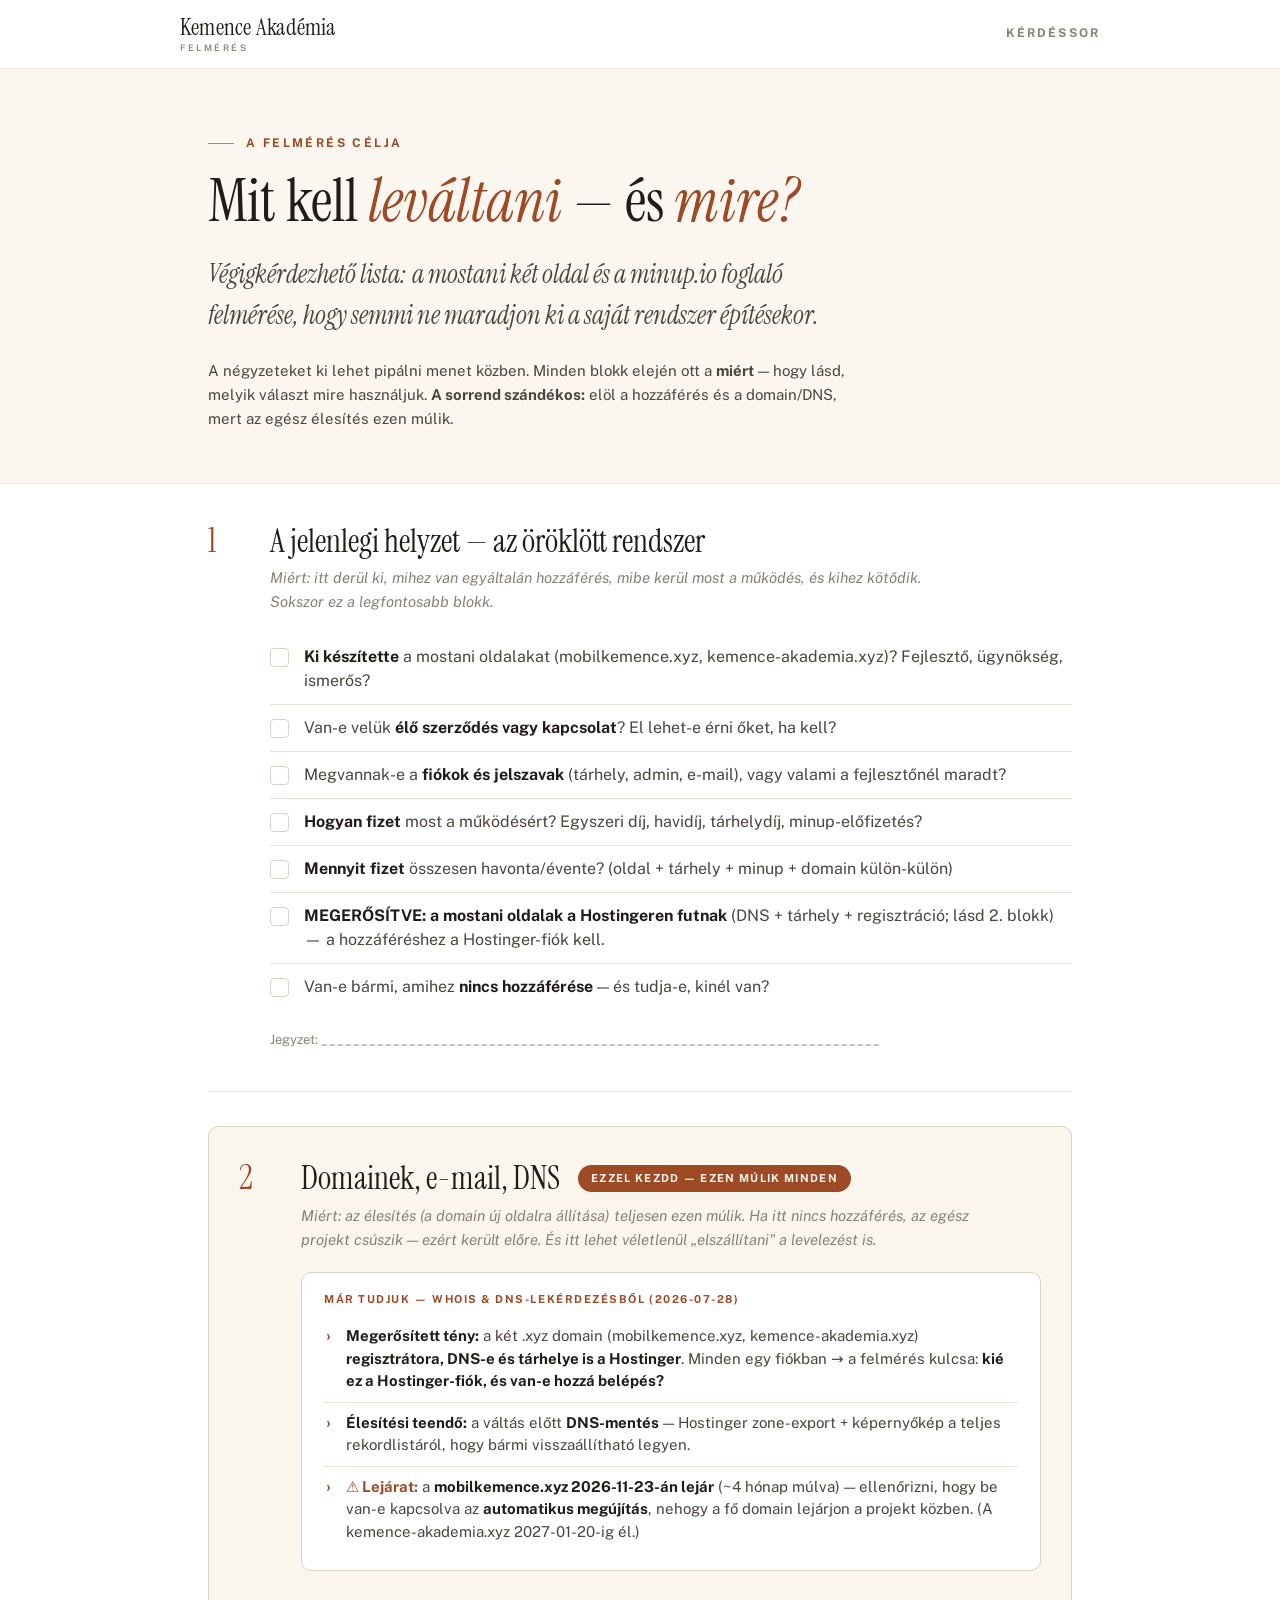
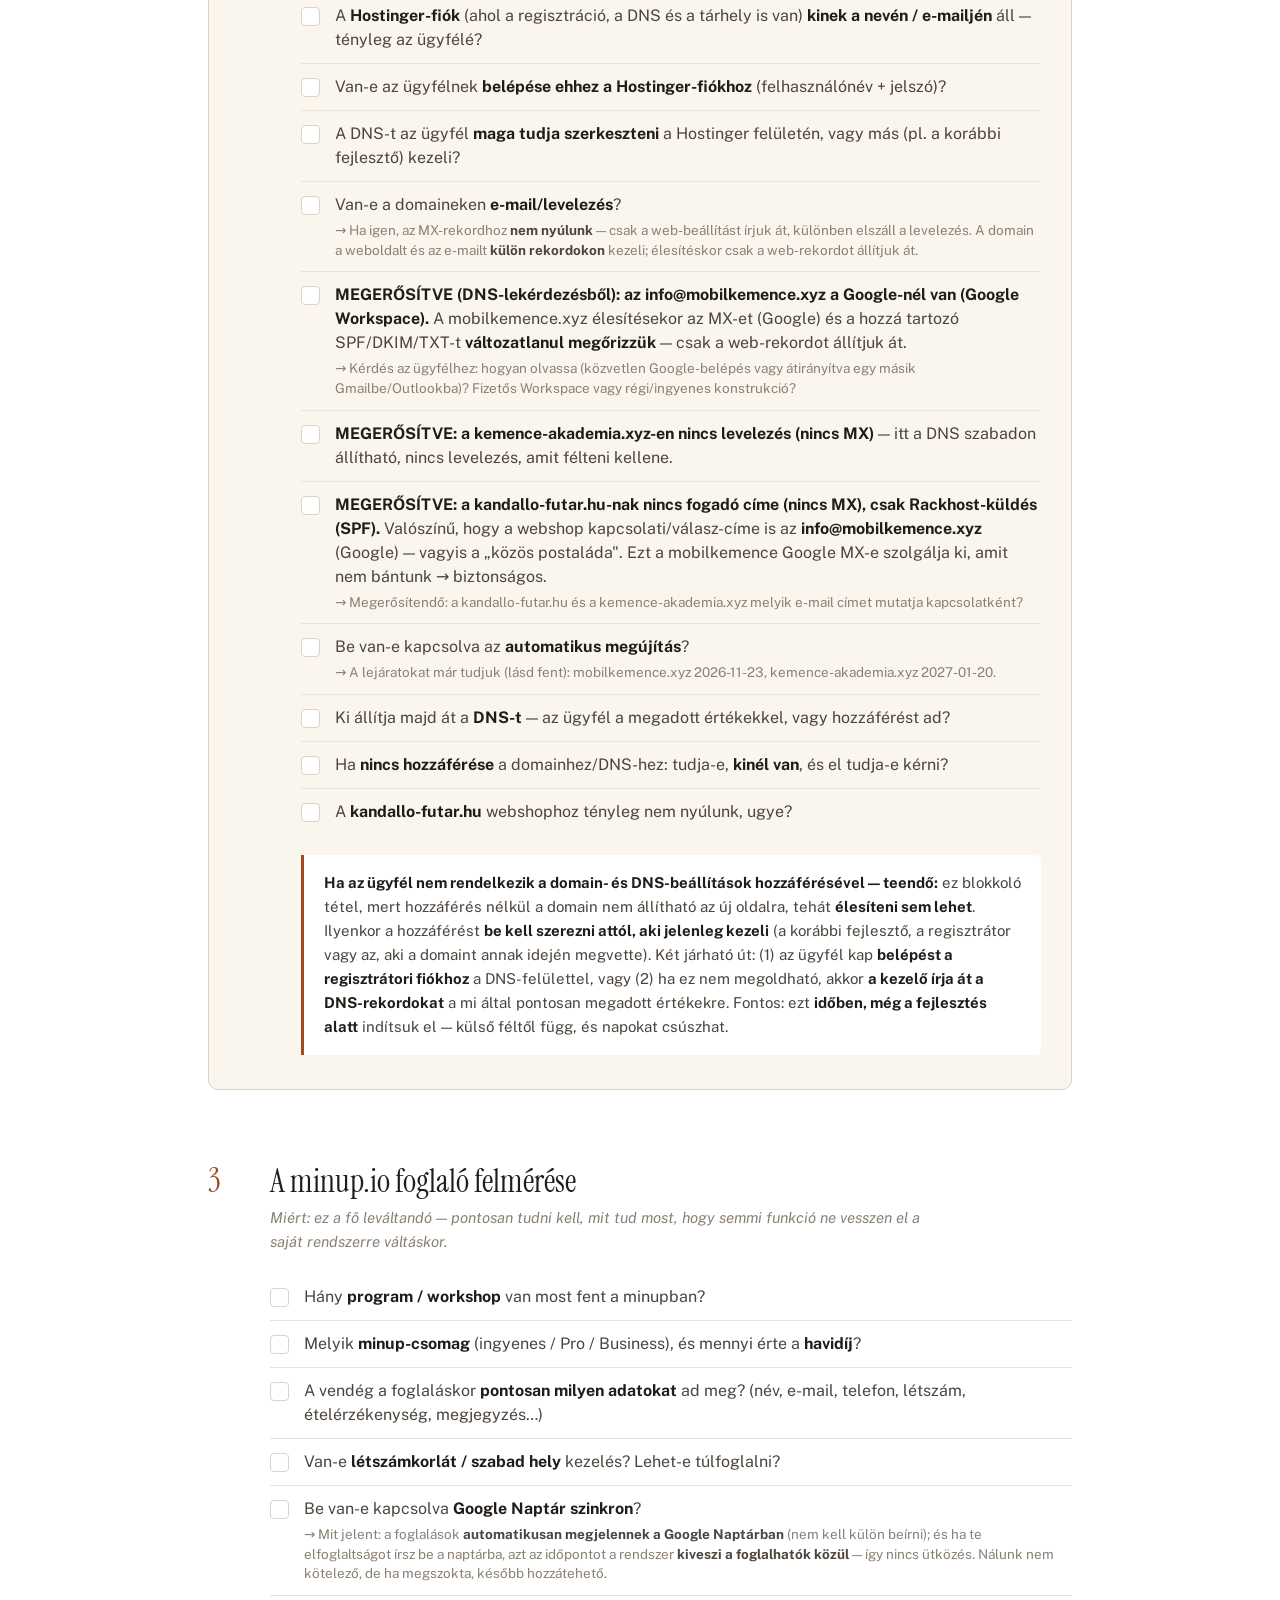
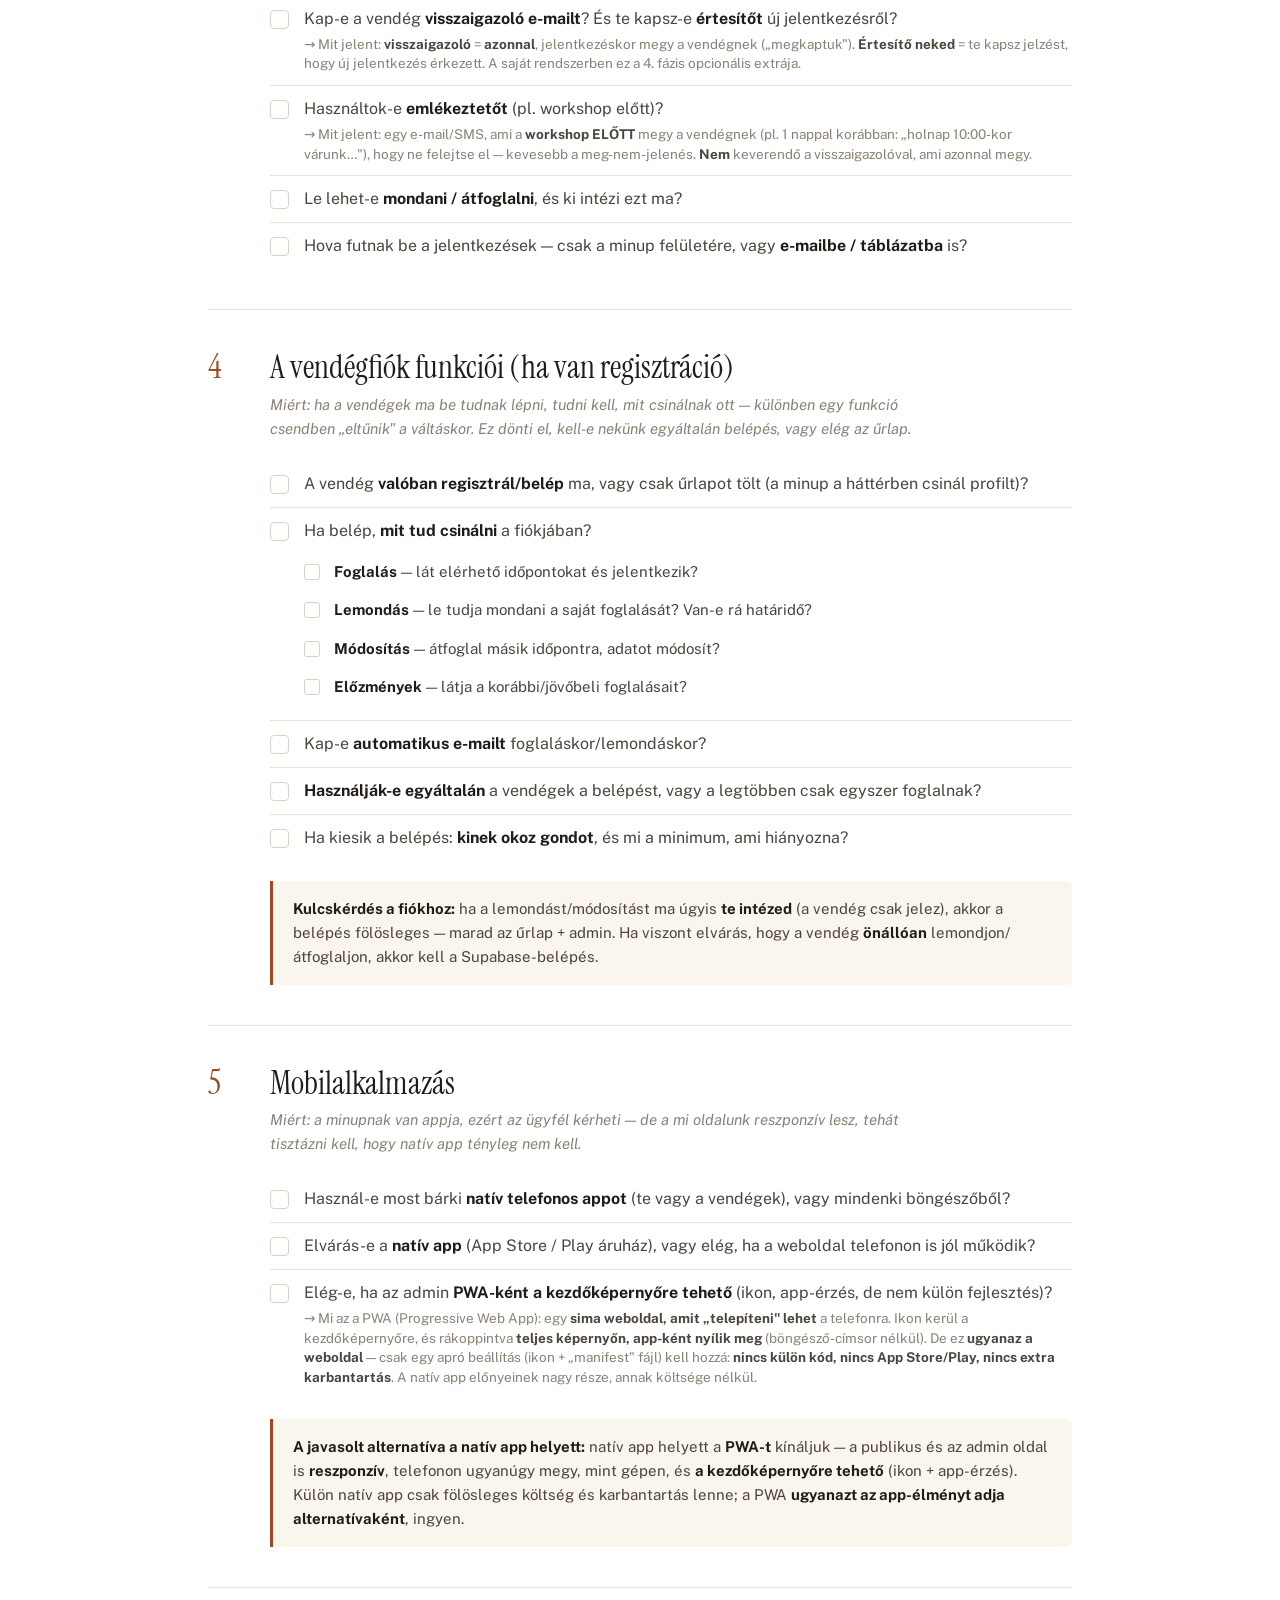
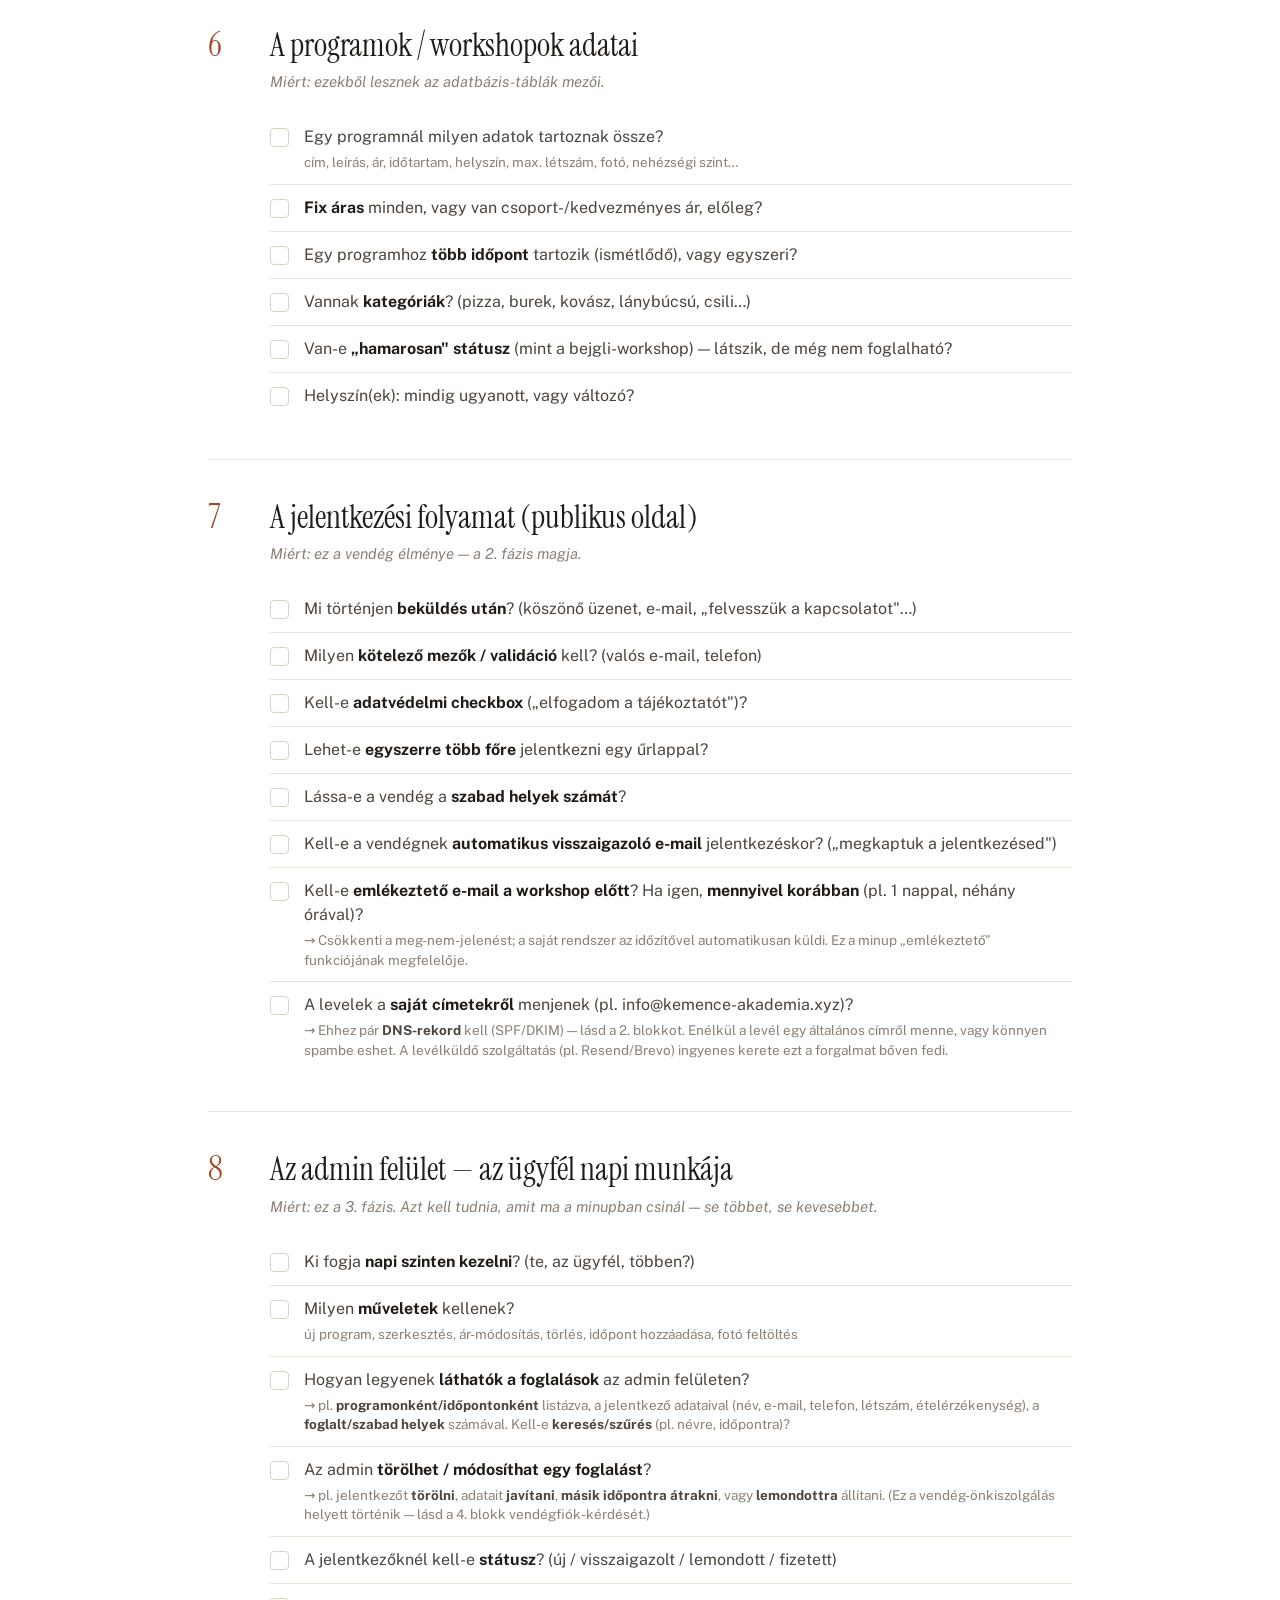
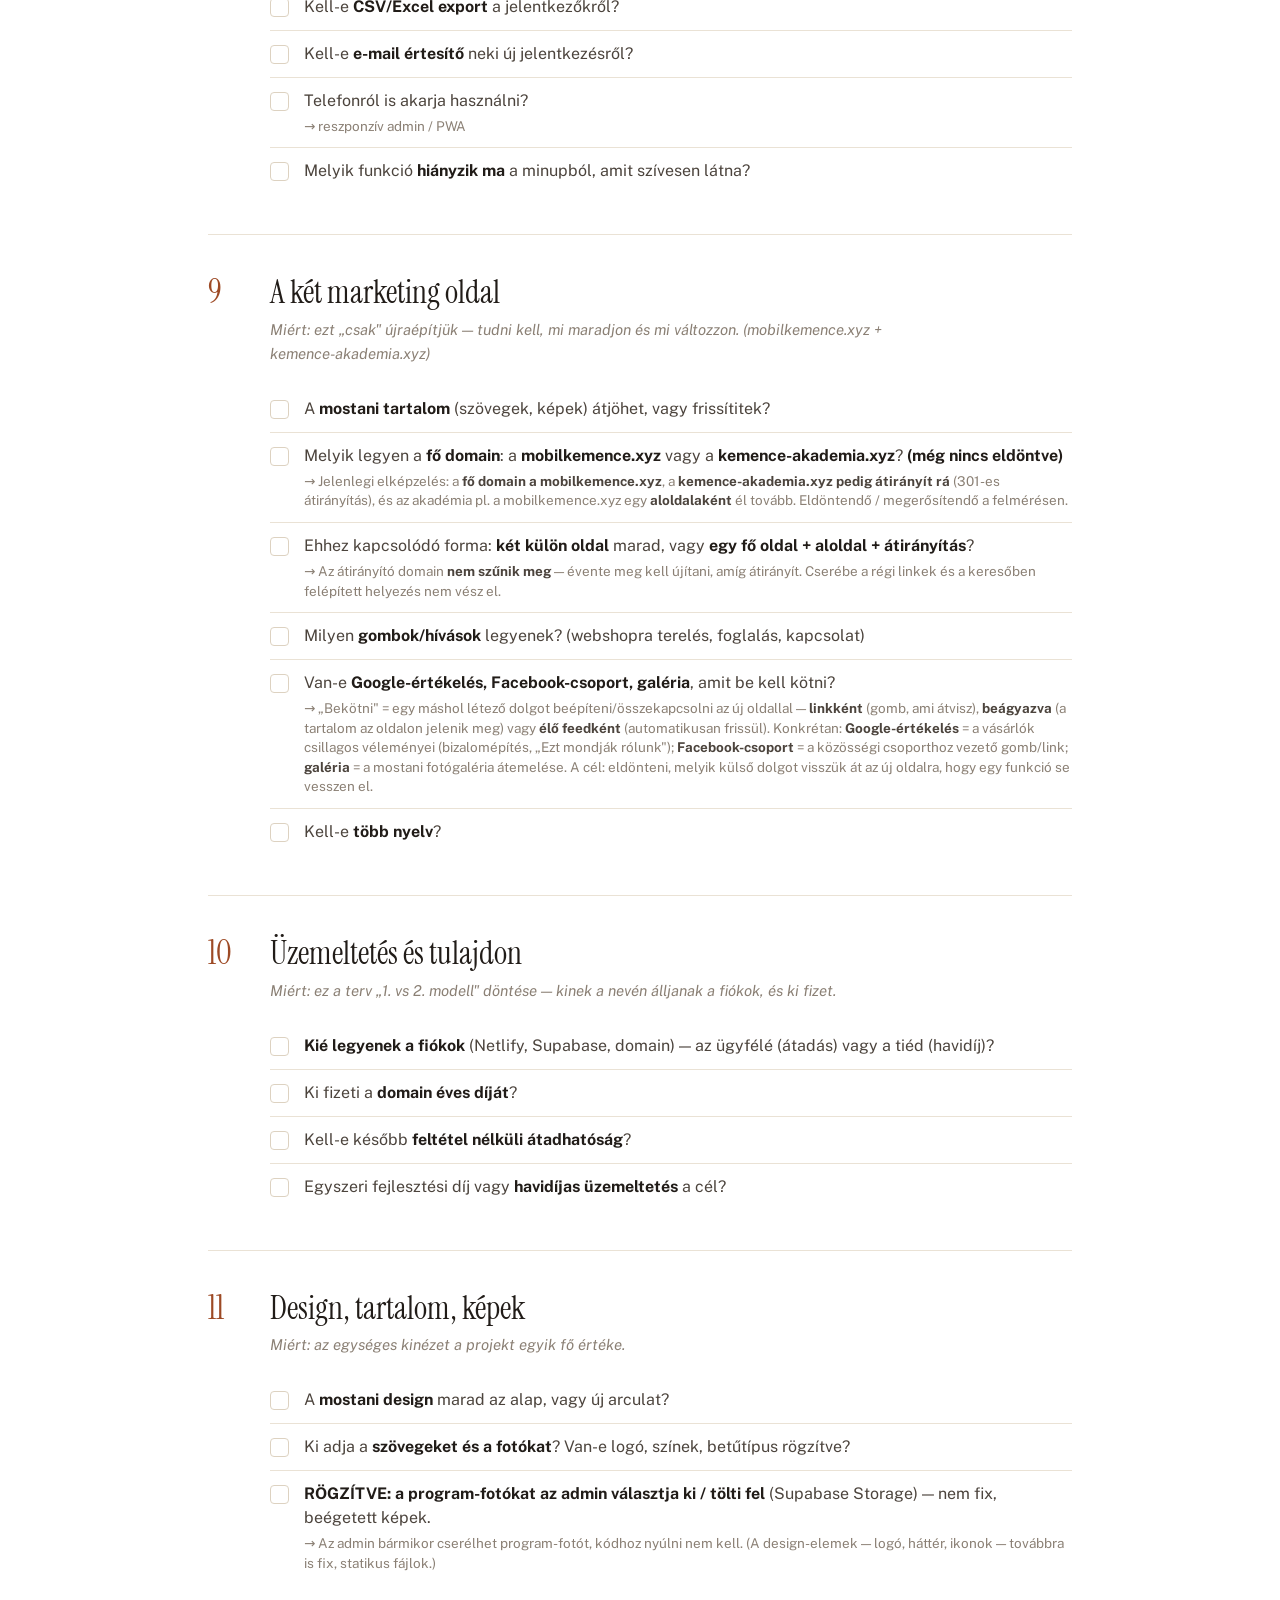
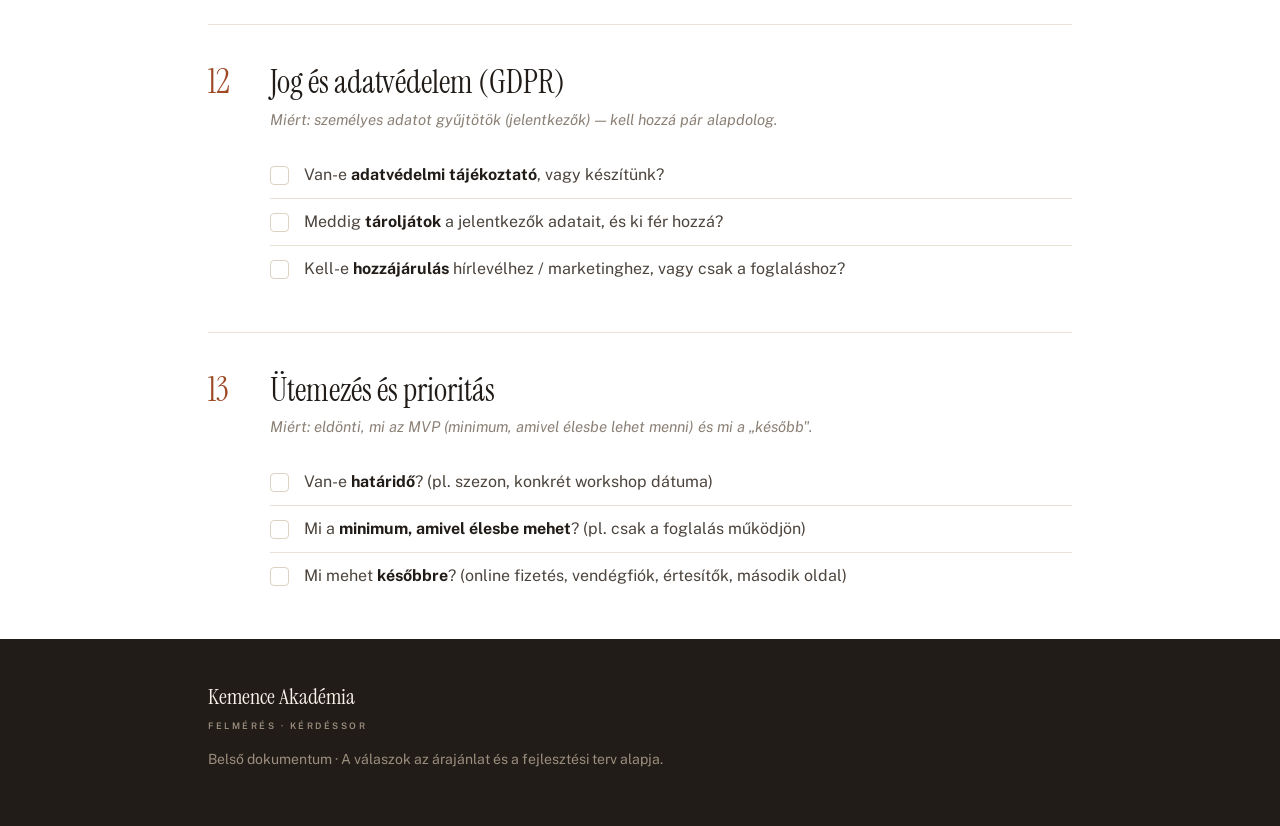
<file: felmeres-kerdessor.html>
<!DOCTYPE html>
<html lang="hu">
<head>
<meta charset="utf-8">
<meta name="viewport" content="width=device-width, initial-scale=1">
<title>Kemence Akadémia — Felmérés · Kérdéssor</title>
<meta name="description" content="Felmérő kérdéssor: mit kell leváltani és mire — a Kemence Akadémia foglalási rendszeréhez.">
<link rel="preconnect" href="https://fonts.googleapis.com">
<link rel="preconnect" href="https://fonts.gstatic.com" crossorigin>
<link href="https://fonts.googleapis.com/css2?family=Instrument+Serif:ital@0;1&family=Public+Sans:ital,wght@0,400;0,500;0,600;0,700;1,400&display=swap" rel="stylesheet">
<style>
:root{
  --paper:#FFFFFF; --paper-2:#FAF6EE; --paper-warm:#FBF7F0;
  --ink:#211C18; --ink-2:#4C443D; --muted:#8B8075;
  --terra:#9D4A25; --terra-2:#B4551F; --ember:#C8641F;
  --line:#EAE2D5; --line-2:#DDD2C1;
  --maxw:920px; --ease:cubic-bezier(.2,.7,.2,1);
}
*{box-sizing:border-box}
body{margin:0; background:var(--paper); color:var(--ink-2);
  font-family:"Public Sans",system-ui,sans-serif; font-size:17px; line-height:1.6;
  -webkit-font-smoothing:antialiased}
.wrap{max-width:var(--maxw); margin:0 auto; padding:0 28px; position:relative}
a{color:var(--terra); text-decoration:none}
h1,h2,h3,h4{font-family:"Instrument Serif",Georgia,serif; margin:0; font-weight:400;
  line-height:1.08; letter-spacing:0; color:var(--ink)}
p{margin:0 0 14px}

.eyebrow{display:inline-flex; align-items:center; gap:12px;
  font-family:"Public Sans"; font-size:12px; font-weight:700; letter-spacing:.2em;
  text-transform:uppercase; color:var(--terra); margin:0 0 16px}
.eyebrow::before{content:""; width:26px; height:1.5px; background:var(--terra); opacity:.65}

header{position:sticky; top:0; z-index:60; background:rgba(255,255,255,.86);
  backdrop-filter:blur(12px); border-bottom:1px solid var(--line)}
.hd{display:flex; align-items:center; justify-content:space-between; padding:16px 0}
.brand .bt{font-family:"Instrument Serif"; font-size:23px; line-height:1; color:var(--ink); letter-spacing:.01em}
.brand .bt small{display:block; font-family:"Public Sans"; font-weight:600; font-size:9px;
  letter-spacing:.28em; text-transform:uppercase; color:var(--muted); margin-top:4px}
.hd .doc{font-size:12px; font-weight:700; letter-spacing:.18em; text-transform:uppercase; color:var(--muted)}

.hero{border-bottom:1px solid var(--line); background:var(--paper-warm)}
.hero .wrap{padding-top:56px; padding-bottom:52px}
.hero h1{font-size:clamp(38px,6vw,60px)}
.hero h1 em{color:var(--terra); font-style:italic}
.hero .tagline{font-family:"Instrument Serif"; font-style:italic; font-size:clamp(20px,2.6vw,26px);
  color:var(--ink-2); margin:20px 0 0; max-width:640px}
.hero .how{margin:22px 0 0; font-size:15px; color:var(--ink-2); max-width:660px}

/* blocks */
.block{padding:40px 0; border-bottom:1px solid var(--line)}
.block:last-of-type{border-bottom:0}
.block-head{display:flex; gap:18px; align-items:baseline; margin-bottom:8px; flex-wrap:wrap}
.block-head .num{font-family:"Instrument Serif"; font-size:34px; color:var(--terra); line-height:1; flex:0 0 auto; min-width:44px}
.block-head h2{font-size:clamp(24px,3.4vw,32px)}
.flag{display:inline-block; font-size:11px; font-weight:700; letter-spacing:.12em; text-transform:uppercase;
  color:#FCF7F0; background:var(--terra); border-radius:999px; padding:5px 13px; align-self:center}
.why{margin:0 0 20px 62px; font-style:italic; color:var(--muted); font-size:15px; max-width:680px}
@media(max-width:640px){ .why{margin-left:0} }

/* key block emphasis */
.block.key{background:var(--paper-2); border:1px solid var(--line-2); border-radius:10px;
  padding:34px 30px; margin:34px 0}
.block.key .why{margin-left:62px}
@media(max-width:640px){ .block.key{padding:26px 20px} .block.key .why{margin-left:0} }

/* checklist */
ul.qs{list-style:none; margin:0 0 0 62px; padding:0}
@media(max-width:640px){ ul.qs{margin-left:0} }
ul.qs li{position:relative; padding:11px 0 11px 34px; border-top:1px solid var(--line); font-size:16px; line-height:1.5}
ul.qs li:first-child{border-top:0}
ul.qs li::before{content:""; position:absolute; left:0; top:14px; width:17px; height:17px;
  border:1.5px solid var(--line-2); border-radius:4px; background:var(--paper)}
ul.qs li b{color:var(--ink)}
ul.qs li .sub{display:block; margin-top:4px; font-size:13.5px; color:var(--muted); line-height:1.45}
ul.qs li .sub b{color:var(--ink-2)}
/* nested (sub-questions) */
ul.qs li ul{list-style:none; margin:10px 0 2px; padding:0}
ul.qs li ul li{padding:8px 0 8px 30px; border-top:0; font-size:15px}
ul.qs li ul li::before{top:11px; width:14px; height:14px; border-radius:3px; border-color:var(--line-2)}

/* key note */
.note{margin:20px 0 0 62px; border-left:3px solid var(--terra); background:var(--paper-2);
  padding:16px 20px; border-radius:0 6px 6px 0; font-size:15px}
.note b{color:var(--ink)}
.block.key .note{background:var(--paper); margin-left:62px}
@media(max-width:640px){ .note, .block.key .note{margin-left:0} }

/* confirmed-facts box (answers we already have) */
.facts{margin:6px 0 22px 62px; border:1px solid var(--line-2); background:var(--paper); border-radius:10px; padding:18px 22px}
.facts .fh{font-size:11px; font-weight:700; letter-spacing:.14em; text-transform:uppercase; color:var(--terra); margin:0 0 8px}
.facts ul{list-style:none; margin:0; padding:0}
.facts li{position:relative; padding:9px 0 9px 22px; font-size:15px; line-height:1.5; border-top:1px solid var(--line)}
.facts li:first-child{border-top:0}
.facts li::before{content:"›"; position:absolute; left:2px; top:8px; color:var(--terra); font-weight:700; font-size:16px}
.facts b{color:var(--ink)}
.facts .warn{color:var(--terra); font-weight:700}
@media(max-width:640px){ .facts{margin-left:0} }

/* answer-line for print */
.ans{margin:20px 0 0 62px; font-size:13px; color:var(--muted)}
@media(max-width:640px){ .ans{margin-left:0} }

footer{padding:40px 0 56px; background:var(--ink)}
footer .wrap{color:#C9BEB0}
footer .bt{font-family:"Instrument Serif"; font-size:22px; color:#F7F1E8}
footer .bt small{display:block; font-family:"Public Sans"; font-weight:600; font-size:9px;
  letter-spacing:.28em; text-transform:uppercase; color:#9C8F7E; margin-top:5px}
footer p{font-size:14px; margin:14px 0 0; color:#9C8F7E}

@media print{
  @page{ margin:15mm 13mm }
  html,body{ -webkit-print-color-adjust:exact; print-color-adjust:exact }
  header{ position:static }
  .hero .wrap{ padding-top:26px; padding-bottom:26px }
  .block{ break-inside:avoid; padding:22px 0 }
  .block.key, .facts, .note, .block-head{ break-inside:avoid }
  ul.qs li{ break-inside:avoid }
  a{ color:var(--ink) }
  footer{ break-inside:avoid }
}
</style>
</head>
<body>

<header>
  <div class="wrap hd">
    <div class="brand">
      <div class="bt">Kemence Akadémia<small>Felmérés</small></div>
    </div>
    <div class="doc">Kérdéssor</div>
  </div>
</header>

<div class="hero">
  <div class="wrap">
    <div class="eyebrow">A felmérés célja</div>
    <h1>Mit kell <em>leváltani</em> — és <em>mire?</em></h1>
    <p class="tagline">Végigkérdezhető lista: a mostani két oldal és a minup.io foglaló felmérése, hogy semmi ne maradjon ki a saját rendszer építésekor.</p>
    <p class="how">A négyzeteket ki lehet pipálni menet közben. Minden blokk elején ott a <b>miért</b> — hogy lásd, melyik választ mire használjuk. <b>A sorrend szándékos:</b> elöl a hozzáférés és a domain/DNS, mert az egész élesítés ezen múlik.</p>
  </div>
</div>

<div class="wrap">

<!-- 1 -->
<section class="block">
  <div class="block-head"><div class="num">1</div><h2>A jelenlegi helyzet — az öröklött rendszer</h2></div>
  <p class="why">Miért: itt derül ki, mihez van egyáltalán hozzáférés, mibe kerül most a működés, és kihez kötődik. Sokszor ez a legfontosabb blokk.</p>
  <ul class="qs">
    <li><b>Ki készítette</b> a mostani oldalakat (mobilkemence.xyz, kemence-akademia.xyz)? Fejlesztő, ügynökség, ismerős?</li>
    <li>Van-e velük <b>élő szerződés vagy kapcsolat</b>? El lehet-e érni őket, ha kell?</li>
    <li>Megvannak-e a <b>fiókok és jelszavak</b> (tárhely, admin, e-mail), vagy valami a fejlesztőnél maradt?</li>
    <li><b>Hogyan fizet</b> most a működésért? Egyszeri díj, havidíj, tárhelydíj, minup-előfizetés?</li>
    <li><b>Mennyit fizet</b> összesen havonta/évente? (oldal + tárhely + minup + domain külön-külön)</li>
    <li><b>MEGERŐSÍTVE: a mostani oldalak a Hostingeren futnak</b> (DNS + tárhely + regisztráció; lásd 2. blokk) — a hozzáféréshez a Hostinger-fiók kell.</li>
    <li>Van-e bármi, amihez <b>nincs hozzáférése</b> — és tudja-e, kinél van?</li>
  </ul>
  <div class="ans">Jegyzet: ______________________________________________________________________</div>
</section>

<!-- 2 — KIEMELT -->
<section class="block key">
  <div class="block-head"><div class="num">2</div><h2>Domainek, e-mail, DNS</h2><span class="flag">Ezzel kezdd — ezen múlik minden</span></div>
  <p class="why">Miért: az élesítés (a domain új oldalra állítása) teljesen ezen múlik. Ha itt nincs hozzáférés, az egész projekt csúszik — ezért került előre. És itt lehet véletlenül „elszállítani" a levelezést is.</p>

  <div class="facts">
    <p class="fh">Már tudjuk — WHOIS &amp; DNS-lekérdezésből (2026-07-28)</p>
    <ul>
      <li><b>Megerősített tény:</b> a két .xyz domain (mobilkemence.xyz, kemence-akademia.xyz) <b>regisztrátora, DNS-e és tárhelye is a Hostinger</b>. Minden egy fiókban → a felmérés kulcsa: <b>kié ez a Hostinger-fiók, és van-e hozzá belépés?</b></li>
      <li><b>Élesítési teendő:</b> a váltás előtt <b>DNS-mentés</b> — Hostinger zone-export + képernyőkép a teljes rekordlistáról, hogy bármi visszaállítható legyen.</li>
      <li><b class="warn">⚠ Lejárat:</b> a <b>mobilkemence.xyz 2026-11-23-án lejár</b> (~4 hónap múlva) — ellenőrizni, hogy be van-e kapcsolva az <b>automatikus megújítás</b>, nehogy a fő domain lejárjon a projekt közben. (A kemence-akademia.xyz 2027-01-20-ig él.)</li>
    </ul>
  </div>

  <ul class="qs">
    <li>A <b>Hostinger-fiók</b> (ahol a regisztráció, a DNS és a tárhely is van) <b>kinek a nevén / e-mailjén</b> áll — tényleg az ügyfélé?</li>
    <li>Van-e az ügyfélnek <b>belépése ehhez a Hostinger-fiókhoz</b> (felhasználónév + jelszó)?</li>
    <li>A DNS-t az ügyfél <b>maga tudja szerkeszteni</b> a Hostinger felületén, vagy más (pl. a korábbi fejlesztő) kezeli?</li>
    <li>Van-e a domaineken <b>e-mail/levelezés</b>?
      <span class="sub">→ Ha igen, az MX-rekordhoz <b>nem nyúlunk</b> — csak a web-beállítást írjuk át, különben elszáll a levelezés. A domain a weboldalt és az e-mailt <b>külön rekordokon</b> kezeli; élesítéskor csak a web-rekordot állítjuk át.</span></li>
    <li><b>MEGERŐSÍTVE (DNS-lekérdezésből): az info@mobilkemence.xyz a Google-nél van (Google Workspace).</b>
      A mobilkemence.xyz élesítésekor az MX-et (Google) és a hozzá tartozó SPF/DKIM/TXT-t <b>változatlanul megőrizzük</b> — csak a web-rekordot állítjuk át.
      <span class="sub">→ Kérdés az ügyfélhez: hogyan olvassa (közvetlen Google-belépés vagy átirányítva egy másik Gmailbe/Outlookba)? Fizetős Workspace vagy régi/ingyenes konstrukció?</span></li>
    <li><b>MEGERŐSÍTVE: a kemence-akademia.xyz-en nincs levelezés (nincs MX)</b> — itt a DNS szabadon állítható, nincs levelezés, amit félteni kellene.</li>
    <li><b>MEGERŐSÍTVE: a kandallo-futar.hu-nak nincs fogadó címe (nincs MX), csak Rackhost-küldés (SPF).</b>
      Valószínű, hogy a webshop kapcsolati/válasz-címe is az <b>info@mobilkemence.xyz</b> (Google) — vagyis a „közös postaláda". Ezt a mobilkemence Google MX-e szolgálja ki, amit nem bántunk → biztonságos.
      <span class="sub">→ Megerősítendő: a kandallo-futar.hu és a kemence-akademia.xyz melyik e-mail címet mutatja kapcsolatként?</span></li>
    <li>Be van-e kapcsolva az <b>automatikus megújítás</b>? <span class="sub">→ A lejáratokat már tudjuk (lásd fent): mobilkemence.xyz 2026-11-23, kemence-akademia.xyz 2027-01-20.</span></li>
    <li>Ki állítja majd át a <b>DNS-t</b> — az ügyfél a megadott értékekkel, vagy hozzáférést ad?</li>
    <li>Ha <b>nincs hozzáférése</b> a domainhez/DNS-hez: tudja-e, <b>kinél van</b>, és el tudja-e kérni?</li>
    <li>A <b>kandallo-futar.hu</b> webshophoz tényleg nem nyúlunk, ugye?</li>
  </ul>
  <div class="note"><b>Ha az ügyfél nem rendelkezik a domain- és DNS-beállítások hozzáférésével — teendő:</b>
    ez blokkoló tétel, mert hozzáférés nélkül a domain nem állítható az új oldalra, tehát <b>élesíteni sem lehet</b>.
    Ilyenkor a hozzáférést <b>be kell szerezni attól, aki jelenleg kezeli</b> (a korábbi fejlesztő, a regisztrátor
    vagy az, aki a domaint annak idején megvette). Két járható út: (1) az ügyfél kap <b>belépést a regisztrátori fiókhoz</b>
    a DNS-felülettel, vagy (2) ha ez nem megoldható, akkor <b>a kezelő írja át a DNS-rekordokat</b> a mi által pontosan
    megadott értékekre. Fontos: ezt <b>időben, még a fejlesztés alatt</b> indítsuk el — külső féltől függ, és napokat csúszhat.</div>
</section>

<!-- 3 -->
<section class="block">
  <div class="block-head"><div class="num">3</div><h2>A minup.io foglaló felmérése</h2></div>
  <p class="why">Miért: ez a fő leváltandó — pontosan tudni kell, mit tud most, hogy semmi funkció ne vesszen el a saját rendszerre váltáskor.</p>
  <ul class="qs">
    <li>Hány <b>program / workshop</b> van most fent a minupban?</li>
    <li>Melyik <b>minup-csomag</b> (ingyenes / Pro / Business), és mennyi érte a <b>havidíj</b>?</li>
    <li>A vendég a foglaláskor <b>pontosan milyen adatokat</b> ad meg? (név, e-mail, telefon, létszám, ételérzékenység, megjegyzés…)</li>
    <li>Van-e <b>létszámkorlát / szabad hely</b> kezelés? Lehet-e túlfoglalni?</li>
    <li>Be van-e kapcsolva <b>Google Naptár szinkron</b>?
      <span class="sub">→ Mit jelent: a foglalások <b>automatikusan megjelennek a Google Naptárban</b> (nem kell külön beírni); és ha te elfoglaltságot írsz be a naptárba, azt az időpontot a rendszer <b>kiveszi a foglalhatók közül</b> — így nincs ütközés. Nálunk nem kötelező, de ha megszokta, később hozzátehető.</span></li>
    <li>Kap-e a vendég <b>visszaigazoló e-mailt</b>? És te kapsz-e <b>értesítőt</b> új jelentkezésről?
      <span class="sub">→ Mit jelent: <b>visszaigazoló</b> = <b>azonnal</b>, jelentkezéskor megy a vendégnek („megkaptuk"). <b>Értesítő neked</b> = te kapsz jelzést, hogy új jelentkezés érkezett. A saját rendszerben ez a 4. fázis opcionális extrája.</span></li>
    <li>Használtok-e <b>emlékeztetőt</b> (pl. workshop előtt)?
      <span class="sub">→ Mit jelent: egy e-mail/SMS, ami a <b>workshop ELŐTT</b> megy a vendégnek (pl. 1 nappal korábban: „holnap 10:00-kor várunk…"), hogy ne felejtse el — kevesebb a meg-nem-jelenés. <b>Nem</b> keverendő a visszaigazolóval, ami azonnal megy.</span></li>
    <li>Le lehet-e <b>mondani / átfoglalni</b>, és ki intézi ezt ma?</li>
    <li>Hova futnak be a jelentkezések — csak a minup felületére, vagy <b>e-mailbe / táblázatba</b> is?</li>
  </ul>
</section>

<!-- 4 -->
<section class="block">
  <div class="block-head"><div class="num">4</div><h2>A vendégfiók funkciói (ha van regisztráció)</h2></div>
  <p class="why">Miért: ha a vendégek ma be tudnak lépni, tudni kell, mit csinálnak ott — különben egy funkció csendben „eltűnik" a váltáskor. Ez dönti el, kell-e nekünk egyáltalán belépés, vagy elég az űrlap.</p>
  <ul class="qs">
    <li>A vendég <b>valóban regisztrál/belép</b> ma, vagy csak űrlapot tölt (a minup a háttérben csinál profilt)?</li>
    <li>Ha belép, <b>mit tud csinálni</b> a fiókjában?
      <ul>
        <li><b>Foglalás</b> — lát elérhető időpontokat és jelentkezik?</li>
        <li><b>Lemondás</b> — le tudja mondani a saját foglalását? Van-e rá határidő?</li>
        <li><b>Módosítás</b> — átfoglal másik időpontra, adatot módosít?</li>
        <li><b>Előzmények</b> — látja a korábbi/jövőbeli foglalásait?</li>
      </ul>
    </li>
    <li>Kap-e <b>automatikus e-mailt</b> foglaláskor/lemondáskor?</li>
    <li><b>Használják-e egyáltalán</b> a vendégek a belépést, vagy a legtöbben csak egyszer foglalnak?</li>
    <li>Ha kiesik a belépés: <b>kinek okoz gondot</b>, és mi a minimum, ami hiányozna?</li>
  </ul>
  <div class="note"><b>Kulcskérdés a fiókhoz:</b> ha a lemondást/módosítást ma úgyis <b>te intézed</b> (a vendég csak jelez), akkor a belépés fölösleges — marad az űrlap + admin. Ha viszont elvárás, hogy a vendég <b>önállóan</b> lemondjon/átfoglaljon, akkor kell a Supabase-belépés.</div>
</section>

<!-- 5 -->
<section class="block">
  <div class="block-head"><div class="num">5</div><h2>Mobilalkalmazás</h2></div>
  <p class="why">Miért: a minupnak van appja, ezért az ügyfél kérheti — de a mi oldalunk reszponzív lesz, tehát tisztázni kell, hogy natív app tényleg nem kell.</p>
  <ul class="qs">
    <li>Használ-e most bárki <b>natív telefonos appot</b> (te vagy a vendégek), vagy mindenki böngészőből?</li>
    <li>Elvárás-e a <b>natív app</b> (App Store / Play áruház), vagy elég, ha a weboldal telefonon is jól működik?</li>
    <li>Elég-e, ha az admin <b>PWA-ként a kezdőképernyőre tehető</b> (ikon, app-érzés, de nem külön fejlesztés)?
      <span class="sub">→ Mi az a PWA (Progressive Web App): egy <b>sima weboldal, amit „telepíteni" lehet</b> a telefonra. Ikon kerül a kezdőképernyőre, és rákoppintva <b>teljes képernyőn, app-ként nyílik meg</b> (böngésző-címsor nélkül). De ez <b>ugyanaz a weboldal</b> — csak egy apró beállítás (ikon + „manifest" fájl) kell hozzá: <b>nincs külön kód, nincs App Store/Play, nincs extra karbantartás</b>. A natív app előnyeinek nagy része, annak költsége nélkül.</span></li>
  </ul>
  <div class="note"><b>A javasolt alternatíva a natív app helyett:</b> natív app helyett a <b>PWA-t</b> kínáljuk — a publikus és az admin oldal is <b>reszponzív</b>, telefonon ugyanúgy megy, mint gépen, és <b>a kezdőképernyőre tehető</b> (ikon + app-érzés). Külön natív app csak fölösleges költség és karbantartás lenne; a PWA <b>ugyanazt az app-élményt adja alternatívaként</b>, ingyen.</div>
</section>

<!-- 6 -->
<section class="block">
  <div class="block-head"><div class="num">6</div><h2>A programok / workshopok adatai</h2></div>
  <p class="why">Miért: ezekből lesznek az adatbázis-táblák mezői.</p>
  <ul class="qs">
    <li>Egy programnál milyen adatok tartoznak össze? <span class="sub">cím, leírás, ár, időtartam, helyszín, max. létszám, fotó, nehézségi szint…</span></li>
    <li><b>Fix áras</b> minden, vagy van csoport-/kedvezményes ár, előleg?</li>
    <li>Egy programhoz <b>több időpont</b> tartozik (ismétlődő), vagy egyszeri?</li>
    <li>Vannak <b>kategóriák</b>? (pizza, burek, kovász, lánybúcsú, csili…)</li>
    <li>Van-e <b>„hamarosan" státusz</b> (mint a bejgli-workshop) — látszik, de még nem foglalható?</li>
    <li>Helyszín(ek): mindig ugyanott, vagy változó?</li>
  </ul>
</section>

<!-- 7 -->
<section class="block">
  <div class="block-head"><div class="num">7</div><h2>A jelentkezési folyamat (publikus oldal)</h2></div>
  <p class="why">Miért: ez a vendég élménye — a 2. fázis magja.</p>
  <ul class="qs">
    <li>Mi történjen <b>beküldés után</b>? (köszönő üzenet, e-mail, „felvesszük a kapcsolatot"…)</li>
    <li>Milyen <b>kötelező mezők / validáció</b> kell? (valós e-mail, telefon)</li>
    <li>Kell-e <b>adatvédelmi checkbox</b> („elfogadom a tájékoztatót")?</li>
    <li>Lehet-e <b>egyszerre több főre</b> jelentkezni egy űrlappal?</li>
    <li>Lássa-e a vendég a <b>szabad helyek számát</b>?</li>
    <li>Kell-e a vendégnek <b>automatikus visszaigazoló e-mail</b> jelentkezéskor? („megkaptuk a jelentkezésed")</li>
    <li>Kell-e <b>emlékeztető e-mail a workshop előtt</b>? Ha igen, <b>mennyivel korábban</b> (pl. 1 nappal, néhány órával)?
      <span class="sub">→ Csökkenti a meg-nem-jelenést; a saját rendszer az időzítővel automatikusan küldi. Ez a minup „emlékeztető” funkciójának megfelelője.</span></li>
    <li>A levelek a <b>saját címetekről</b> menjenek (pl. info@kemence-akademia.xyz)?
      <span class="sub">→ Ehhez pár <b>DNS-rekord</b> kell (SPF/DKIM) — lásd a 2. blokkot. Enélkül a levél egy általános címről menne, vagy könnyen spambe eshet. A levélküldő szolgáltatás (pl. Resend/Brevo) ingyenes kerete ezt a forgalmat bőven fedi.</span></li>
  </ul>
</section>

<!-- 8 -->
<section class="block">
  <div class="block-head"><div class="num">8</div><h2>Az admin felület — az ügyfél napi munkája</h2></div>
  <p class="why">Miért: ez a 3. fázis. Azt kell tudnia, amit ma a minupban csinál — se többet, se kevesebbet.</p>
  <ul class="qs">
    <li>Ki fogja <b>napi szinten kezelni</b>? (te, az ügyfél, többen?)</li>
    <li>Milyen <b>műveletek</b> kellenek? <span class="sub">új program, szerkesztés, ár-módosítás, törlés, időpont hozzáadása, fotó feltöltés</span></li>
    <li>Hogyan legyenek <b>láthatók a foglalások</b> az admin felületen?
      <span class="sub">→ pl. <b>programonként/időpontonként</b> listázva, a jelentkező adataival (név, e-mail, telefon, létszám, ételérzékenység), a <b>foglalt/szabad helyek</b> számával. Kell-e <b>keresés/szűrés</b> (pl. névre, időpontra)?</span></li>
    <li>Az admin <b>törölhet / módosíthat egy foglalást</b>?
      <span class="sub">→ pl. jelentkezőt <b>törölni</b>, adatait <b>javítani</b>, <b>másik időpontra átrakni</b>, vagy <b>lemondottra</b> állítani. (Ez a vendég-önkiszolgálás helyett történik — lásd a 4. blokk vendégfiók-kérdését.)</span></li>
    <li>A jelentkezőknél kell-e <b>státusz</b>? (új / visszaigazolt / lemondott / fizetett)</li>
    <li>Kell-e <b>CSV/Excel export</b> a jelentkezőkről?</li>
    <li>Kell-e <b>e-mail értesítő</b> neki új jelentkezésről?</li>
    <li>Telefonról is akarja használni? <span class="sub">→ reszponzív admin / PWA</span></li>
    <li>Melyik funkció <b>hiányzik ma</b> a minupból, amit szívesen látna?</li>
  </ul>
</section>

<!-- 9 -->
<section class="block">
  <div class="block-head"><div class="num">9</div><h2>A két marketing oldal</h2></div>
  <p class="why">Miért: ezt „csak" újraépítjük — tudni kell, mi maradjon és mi változzon. (mobilkemence.xyz + kemence-akademia.xyz)</p>
  <ul class="qs">
    <li>A <b>mostani tartalom</b> (szövegek, képek) átjöhet, vagy frissítitek?</li>
    <li>Melyik legyen a <b>fő domain</b>: a <b>mobilkemence.xyz</b> vagy a <b>kemence-akademia.xyz</b>? <b>(még nincs eldöntve)</b>
      <span class="sub">→ Jelenlegi elképzelés: a <b>fő domain a mobilkemence.xyz</b>, a <b>kemence-akademia.xyz pedig átirányít rá</b> (301-es átirányítás), és az akadémia pl. a mobilkemence.xyz egy <b>aloldalaként</b> él tovább. Eldöntendő / megerősítendő a felmérésen.</span></li>
    <li>Ehhez kapcsolódó forma: <b>két külön oldal</b> marad, vagy <b>egy fő oldal + aloldal + átirányítás</b>?
      <span class="sub">→ Az átirányító domain <b>nem szűnik meg</b> — évente meg kell újítani, amíg átirányít. Cserébe a régi linkek és a keresőben felépített helyezés nem vész el.</span></li>
    <li>Milyen <b>gombok/hívások</b> legyenek? (webshopra terelés, foglalás, kapcsolat)</li>
    <li>Van-e <b>Google-értékelés, Facebook-csoport, galéria</b>, amit be kell kötni?
      <span class="sub">→ „Bekötni" = egy máshol létező dolgot beépíteni/összekapcsolni az új oldallal — <b>linkként</b> (gomb, ami átvisz), <b>beágyazva</b> (a tartalom az oldalon jelenik meg) vagy <b>élő feedként</b> (automatikusan frissül). Konkrétan: <b>Google-értékelés</b> = a vásárlók csillagos véleményei (bizalomépítés, „Ezt mondják rólunk"); <b>Facebook-csoport</b> = a közösségi csoporthoz vezető gomb/link; <b>galéria</b> = a mostani fotógaléria átemelése. A cél: eldönteni, melyik külső dolgot visszük át az új oldalra, hogy egy funkció se vesszen el.</span></li>
    <li>Kell-e <b>több nyelv</b>?</li>
  </ul>
</section>

<!-- 10 -->
<section class="block">
  <div class="block-head"><div class="num">10</div><h2>Üzemeltetés és tulajdon</h2></div>
  <p class="why">Miért: ez a terv „1. vs 2. modell" döntése — kinek a nevén álljanak a fiókok, és ki fizet.</p>
  <ul class="qs">
    <li><b>Kié legyenek a fiókok</b> (Netlify, Supabase, domain) — az ügyfélé (átadás) vagy a tiéd (havidíj)?</li>
    <li>Ki fizeti a <b>domain éves díját</b>?</li>
    <li>Kell-e később <b>feltétel nélküli átadhatóság</b>?</li>
    <li>Egyszeri fejlesztési díj vagy <b>havidíjas üzemeltetés</b> a cél?</li>
  </ul>
</section>

<!-- 11 -->
<section class="block">
  <div class="block-head"><div class="num">11</div><h2>Design, tartalom, képek</h2></div>
  <p class="why">Miért: az egységes kinézet a projekt egyik fő értéke.</p>
  <ul class="qs">
    <li>A <b>mostani design</b> marad az alap, vagy új arculat?</li>
    <li>Ki adja a <b>szövegeket és a fotókat</b>? Van-e logó, színek, betűtípus rögzítve?</li>
    <li><b>RÖGZÍTVE: a program-fotókat az admin választja ki / tölti fel</b> (Supabase Storage) — nem fix, beégetett képek.
      <span class="sub">→ Az admin bármikor cserélhet program-fotót, kódhoz nyúlni nem kell. (A design-elemek — logó, háttér, ikonok — továbbra is fix, statikus fájlok.)</span></li>
  </ul>
</section>

<!-- 12 -->
<section class="block">
  <div class="block-head"><div class="num">12</div><h2>Jog és adatvédelem (GDPR)</h2></div>
  <p class="why">Miért: személyes adatot gyűjtötök (jelentkezők) — kell hozzá pár alapdolog.</p>
  <ul class="qs">
    <li>Van-e <b>adatvédelmi tájékoztató</b>, vagy készítünk?</li>
    <li>Meddig <b>tároljátok</b> a jelentkezők adatait, és ki fér hozzá?</li>
    <li>Kell-e <b>hozzájárulás</b> hírlevélhez / marketinghez, vagy csak a foglaláshoz?</li>
  </ul>
</section>

<!-- 13 -->
<section class="block">
  <div class="block-head"><div class="num">13</div><h2>Ütemezés és prioritás</h2></div>
  <p class="why">Miért: eldönti, mi az MVP (minimum, amivel élesbe lehet menni) és mi a „később".</p>
  <ul class="qs">
    <li>Van-e <b>határidő</b>? (pl. szezon, konkrét workshop dátuma)</li>
    <li>Mi a <b>minimum, amivel élesbe mehet</b>? (pl. csak a foglalás működjön)</li>
    <li>Mi mehet <b>későbbre</b>? (online fizetés, vendégfiók, értesítők, második oldal)</li>
  </ul>
</section>

</div>

<footer>
  <div class="wrap">
    <div class="bt">Kemence Akadémia<small>Felmérés · Kérdéssor</small></div>
    <p>Belső dokumentum · A válaszok az árajánlat és a fejlesztési terv alapja.</p>
  </div>
</footer>

</body>
</html>
</file>
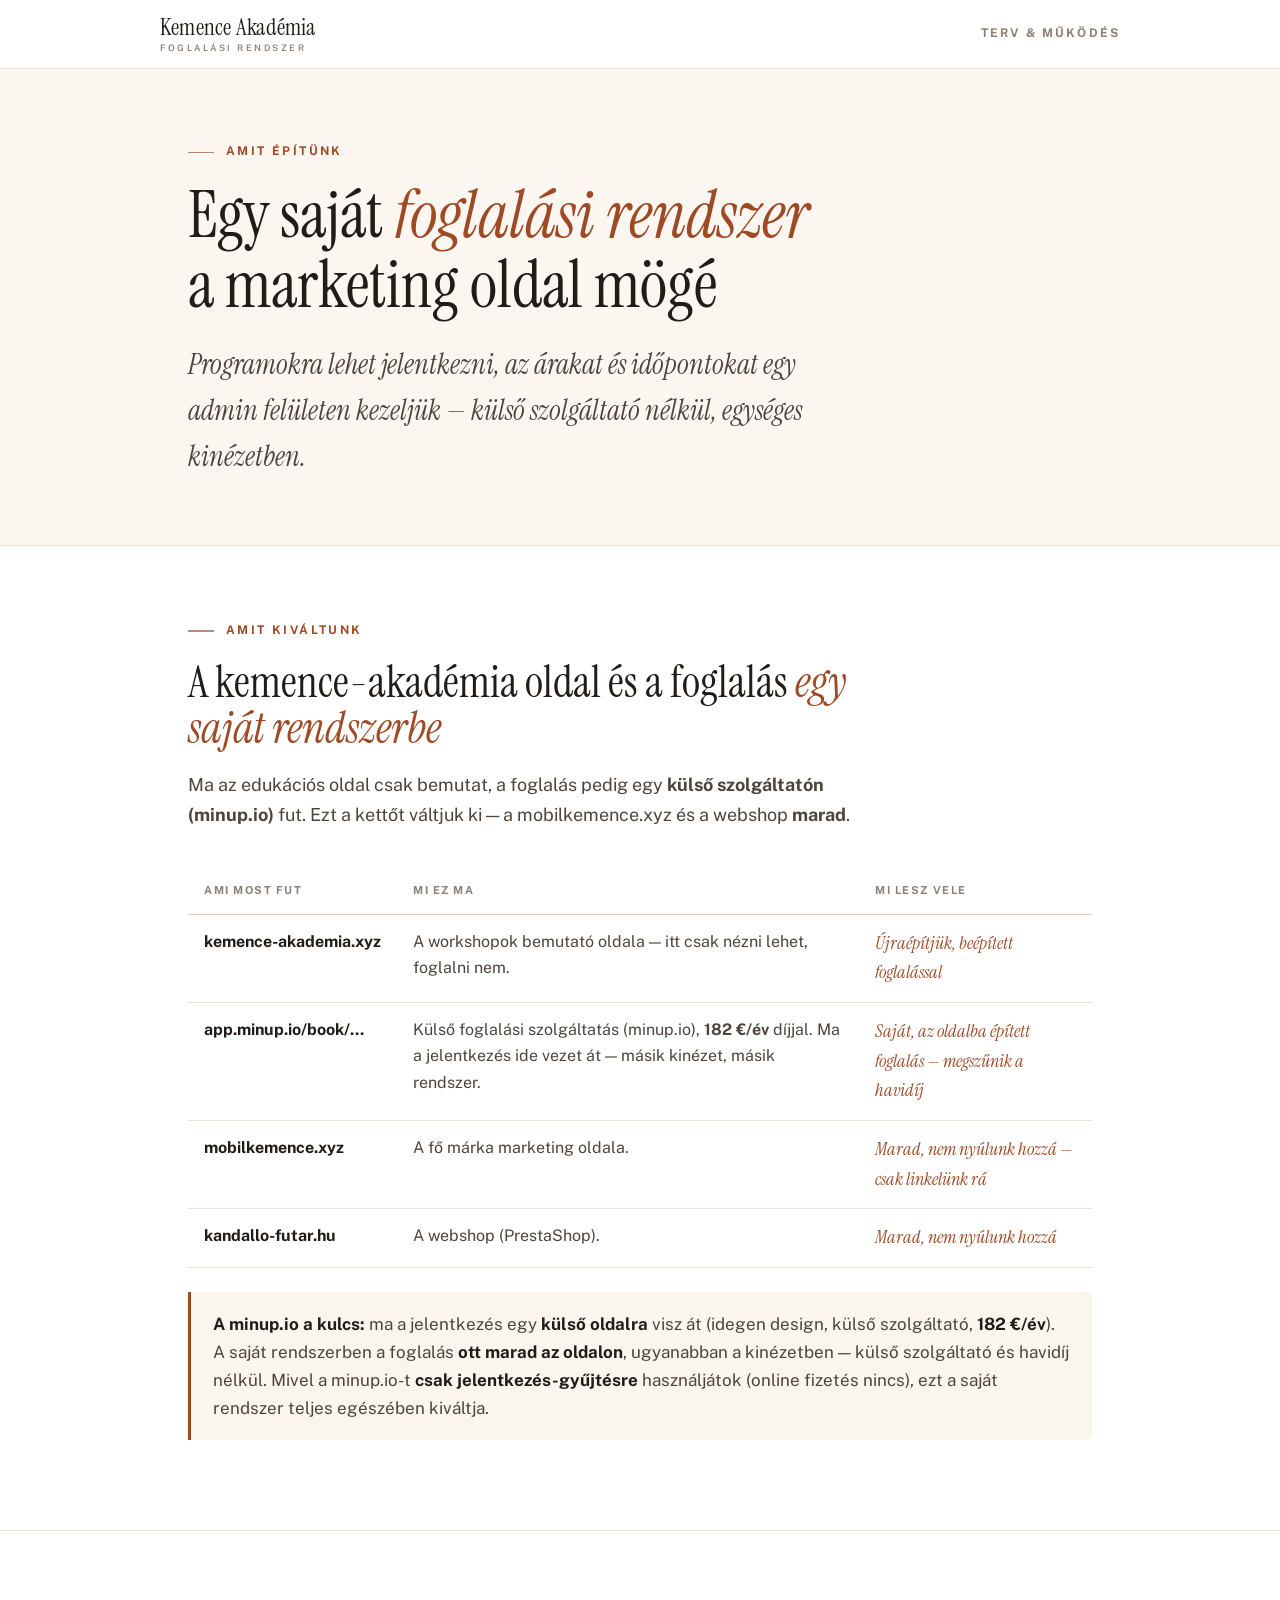
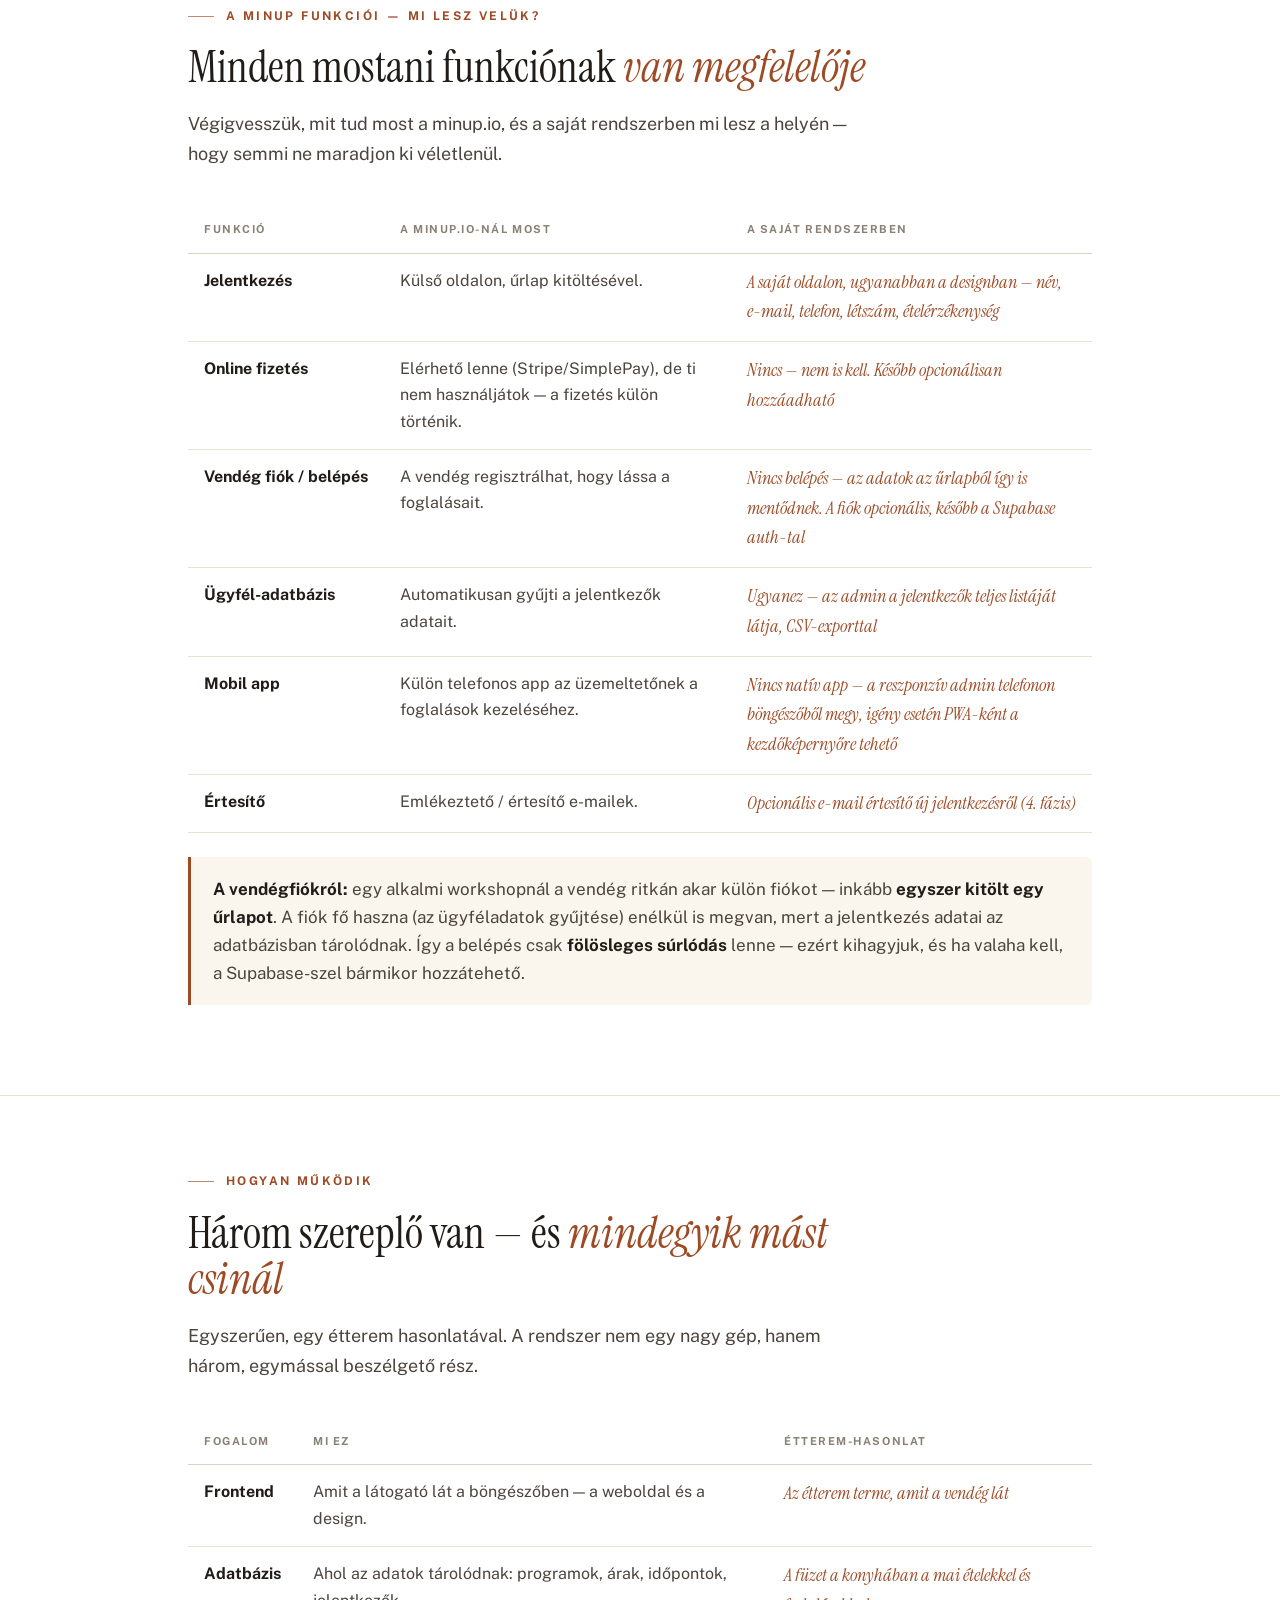
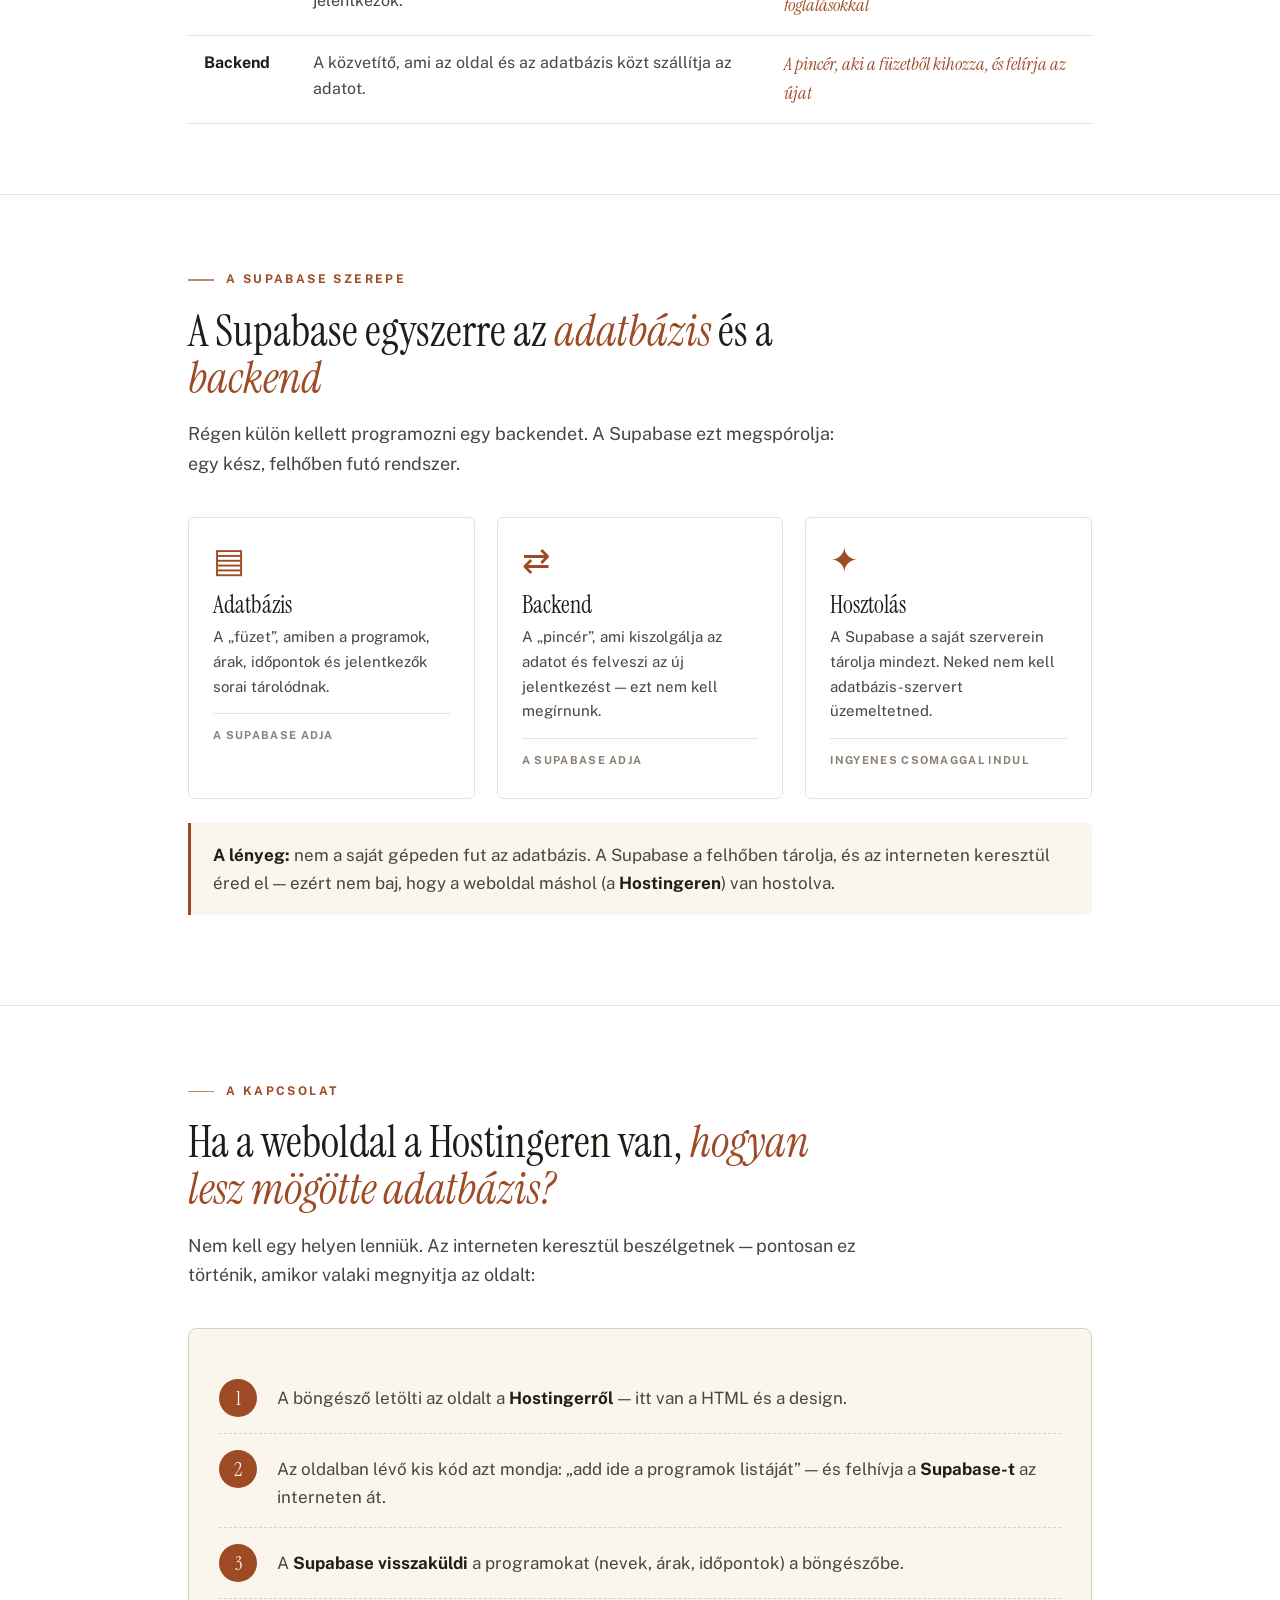
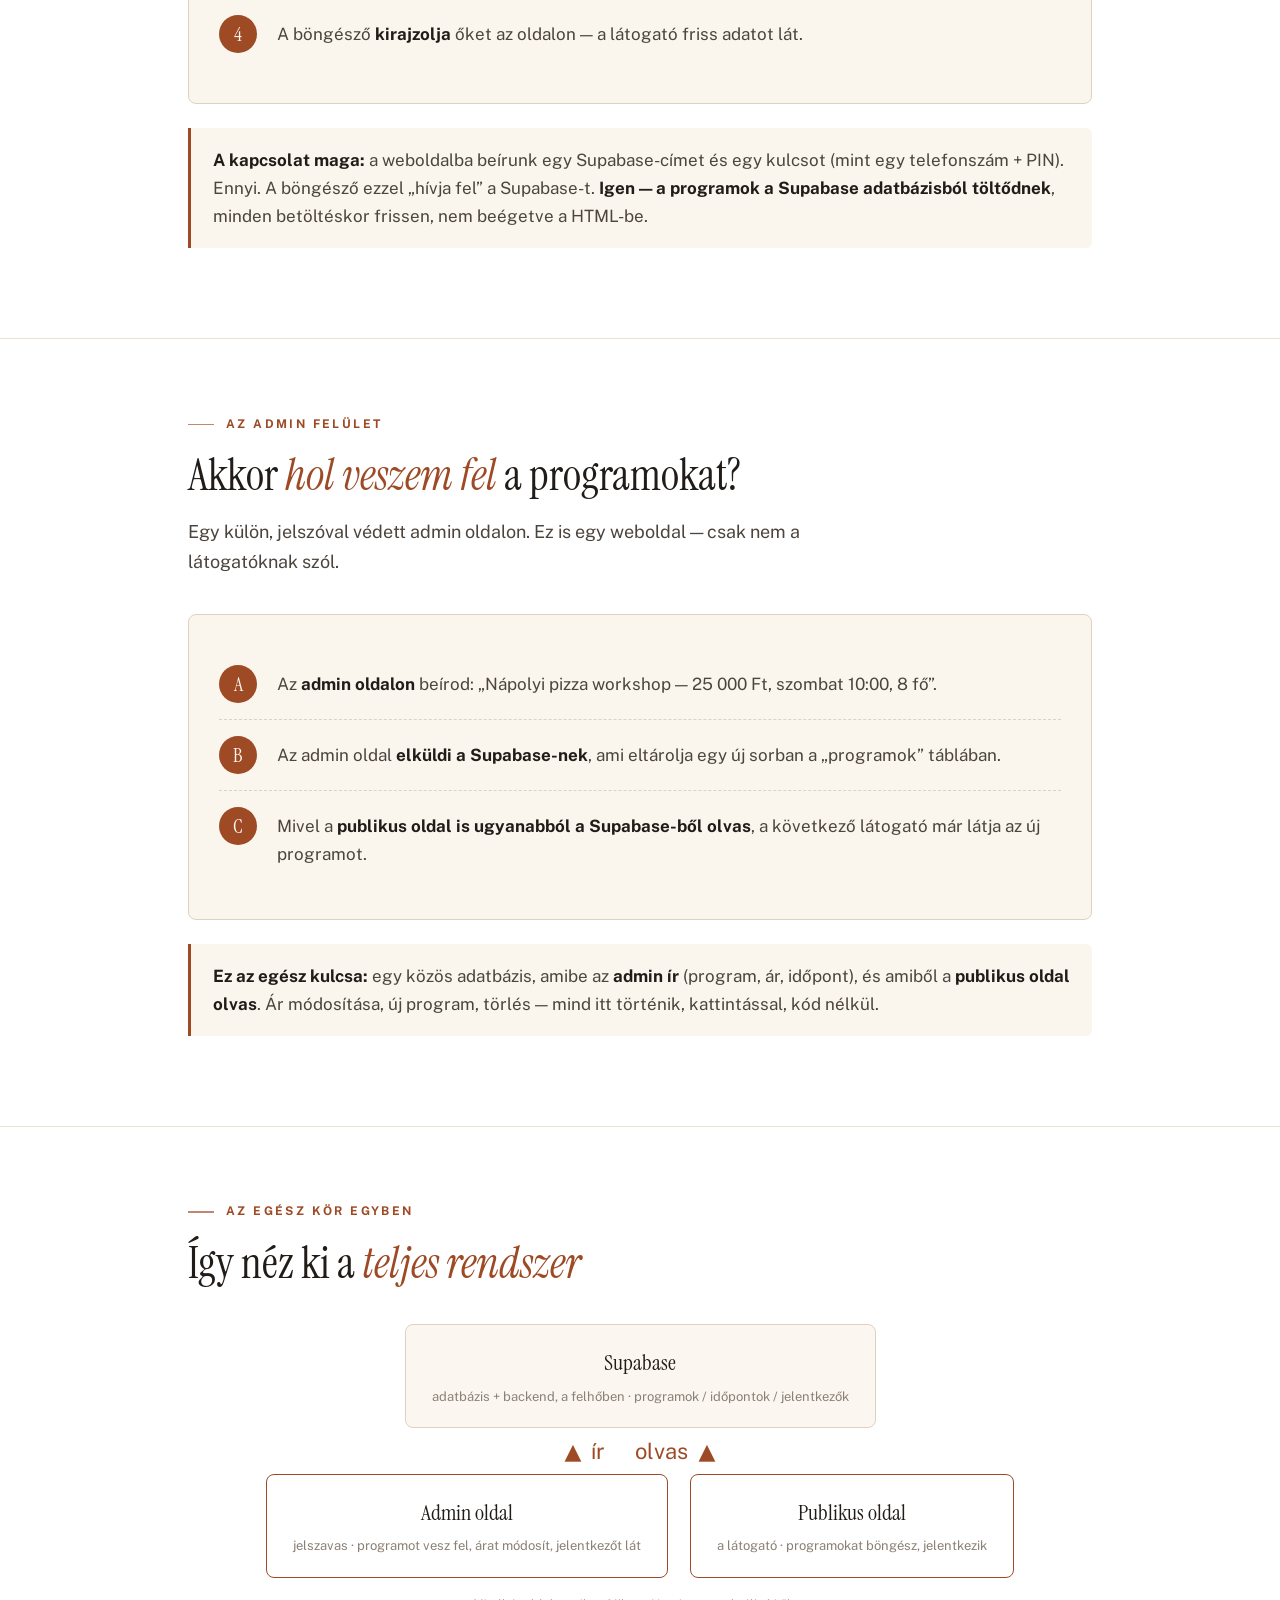
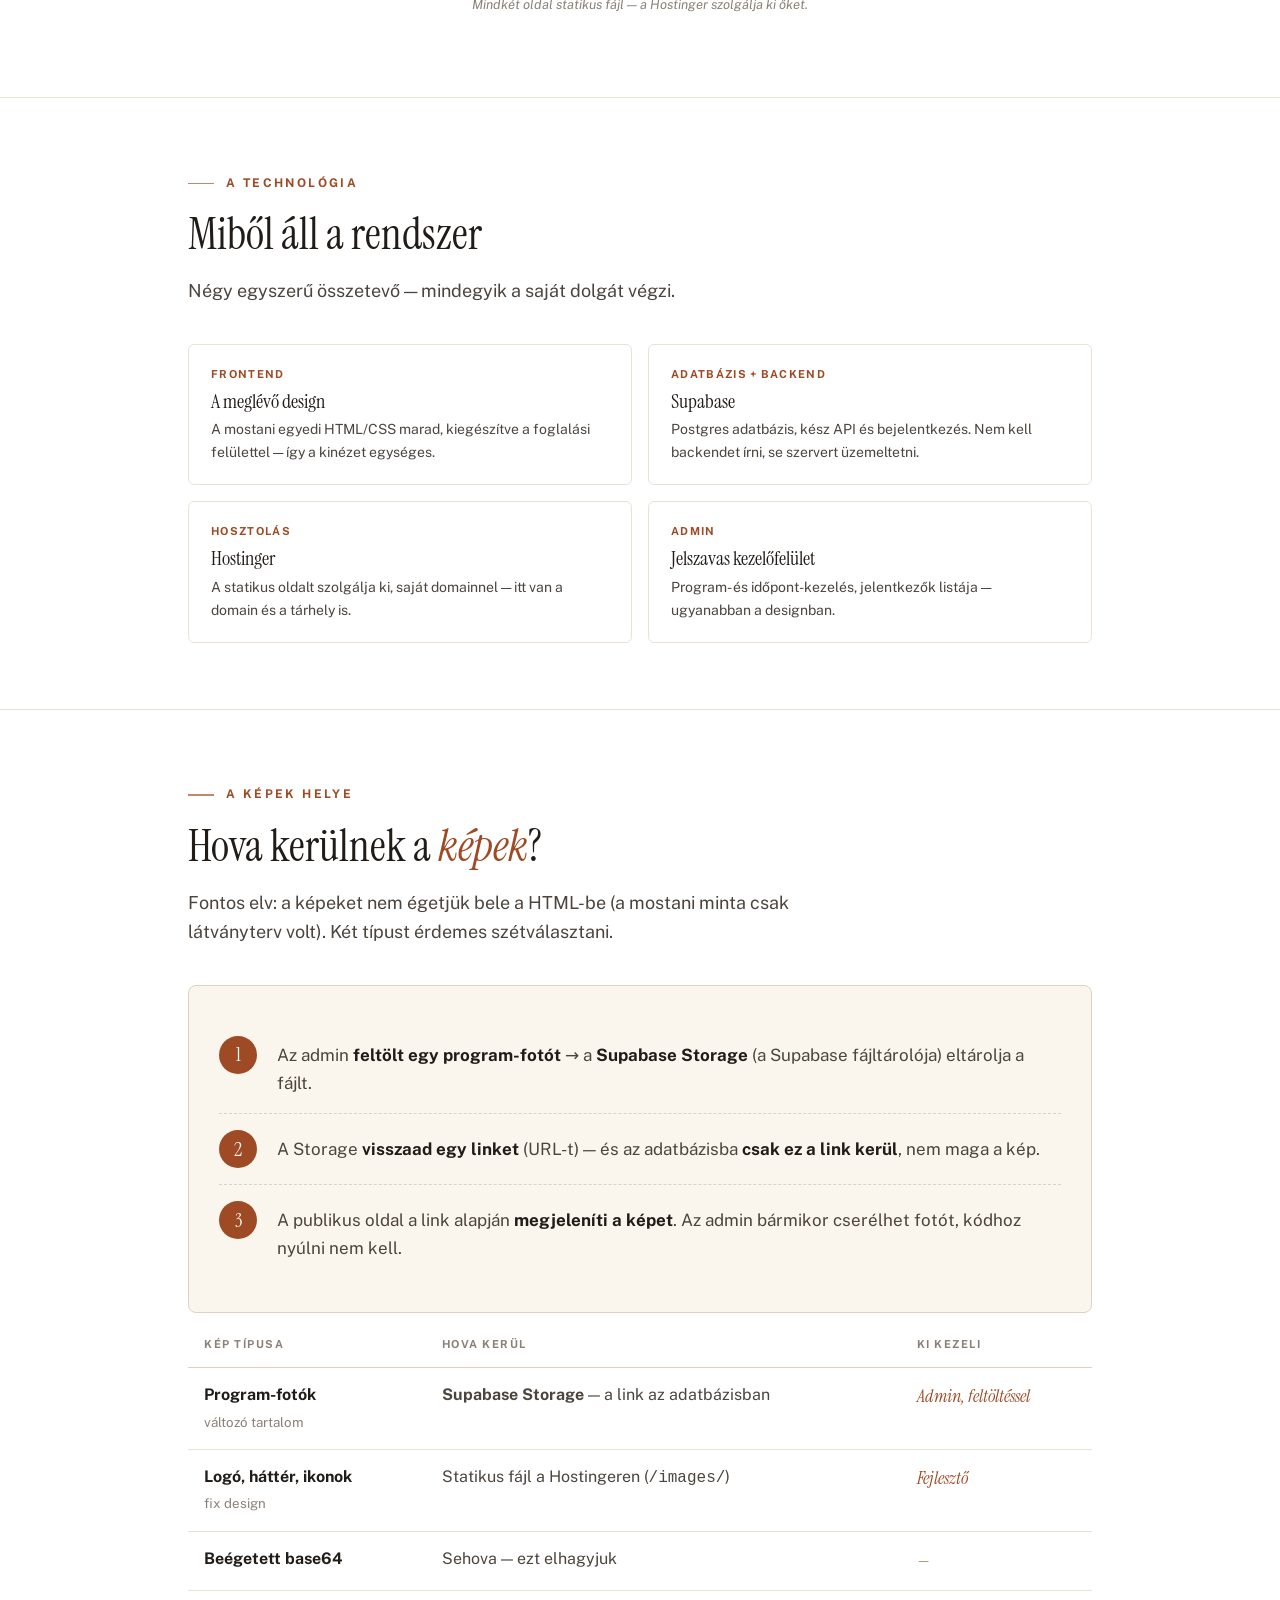
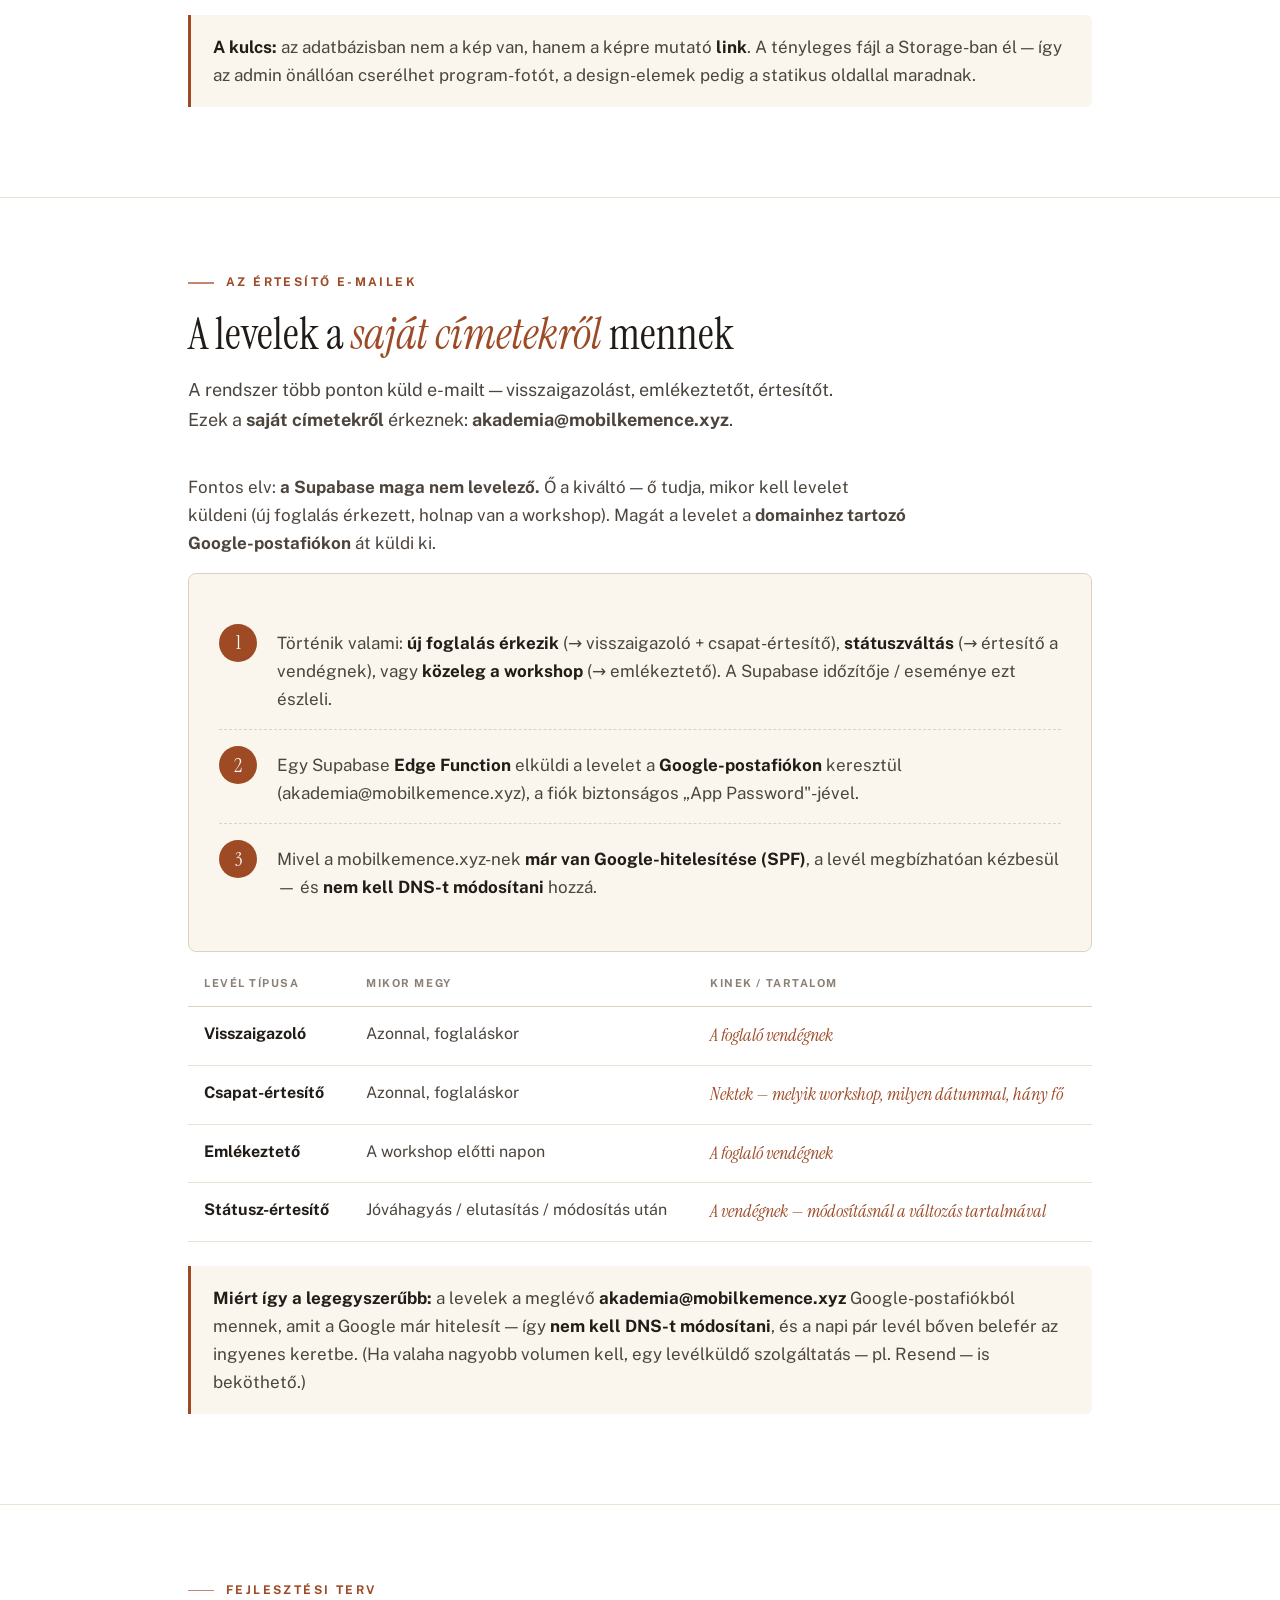
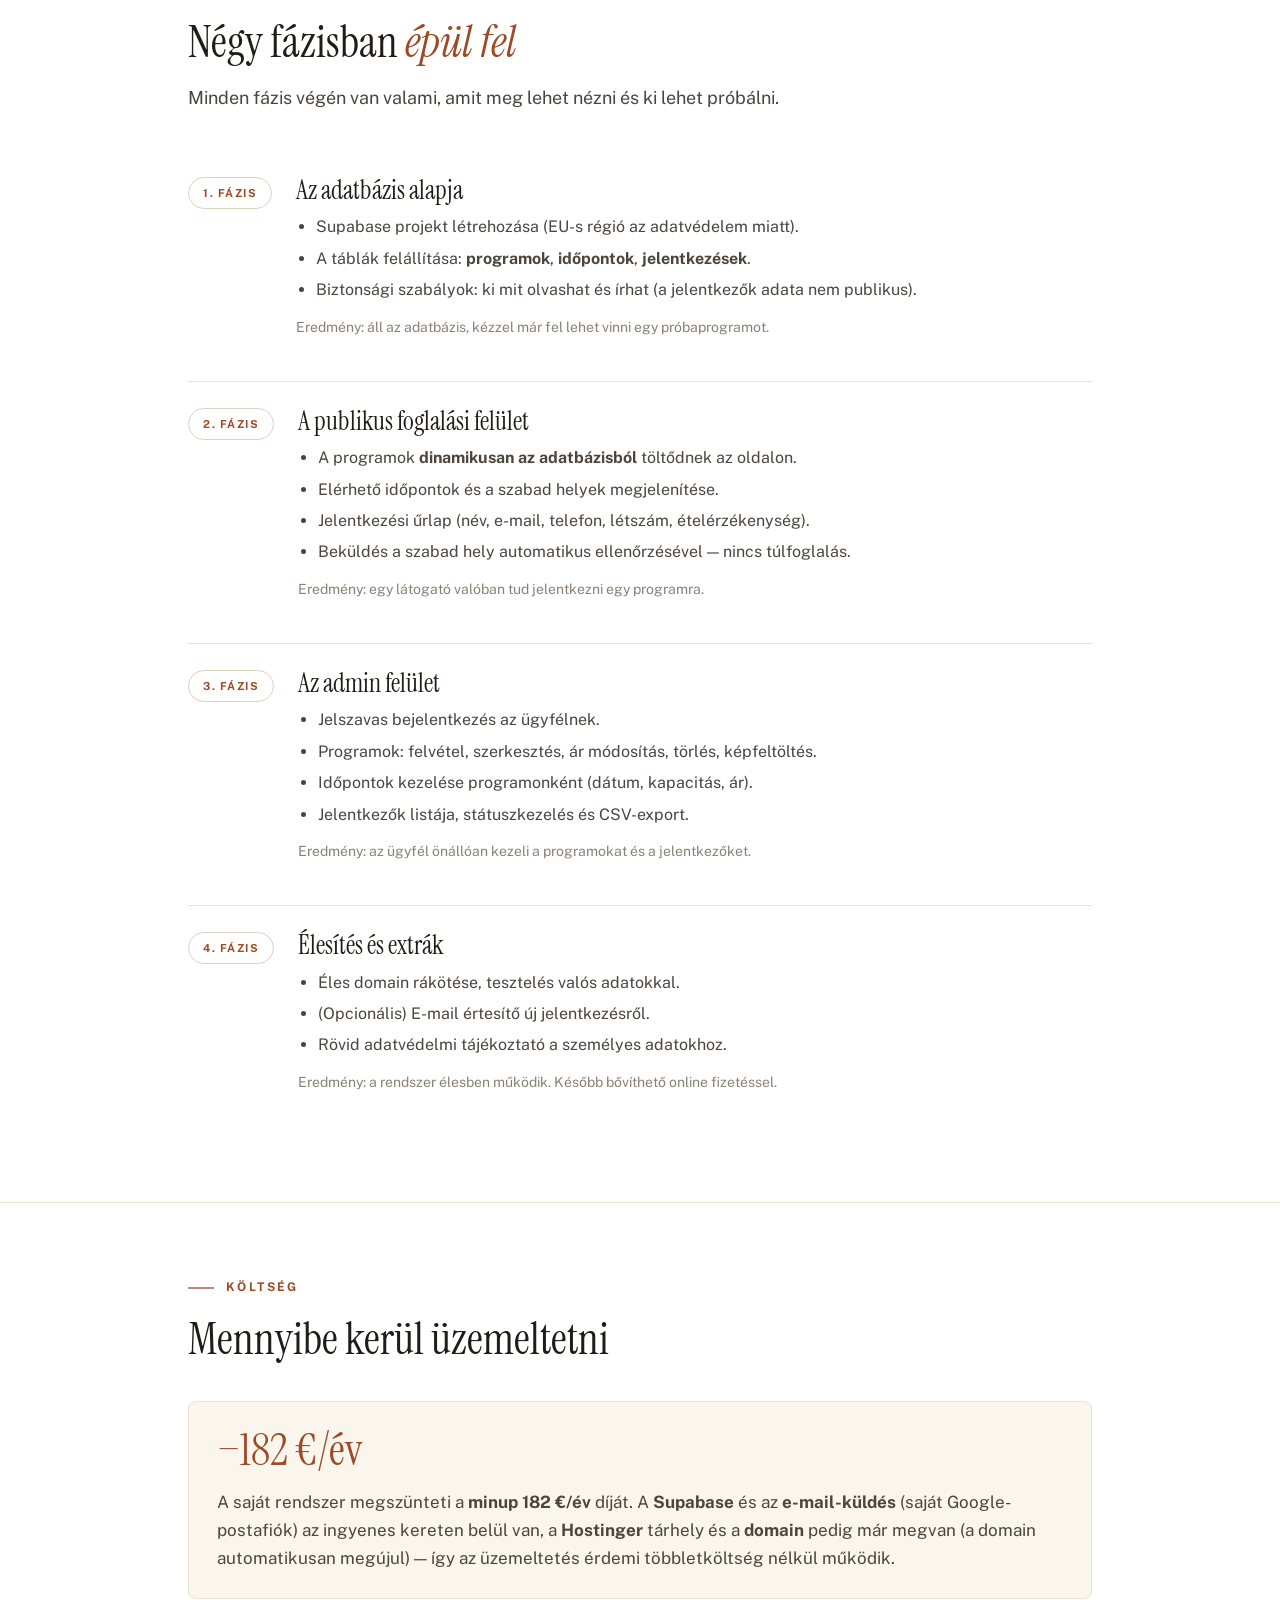
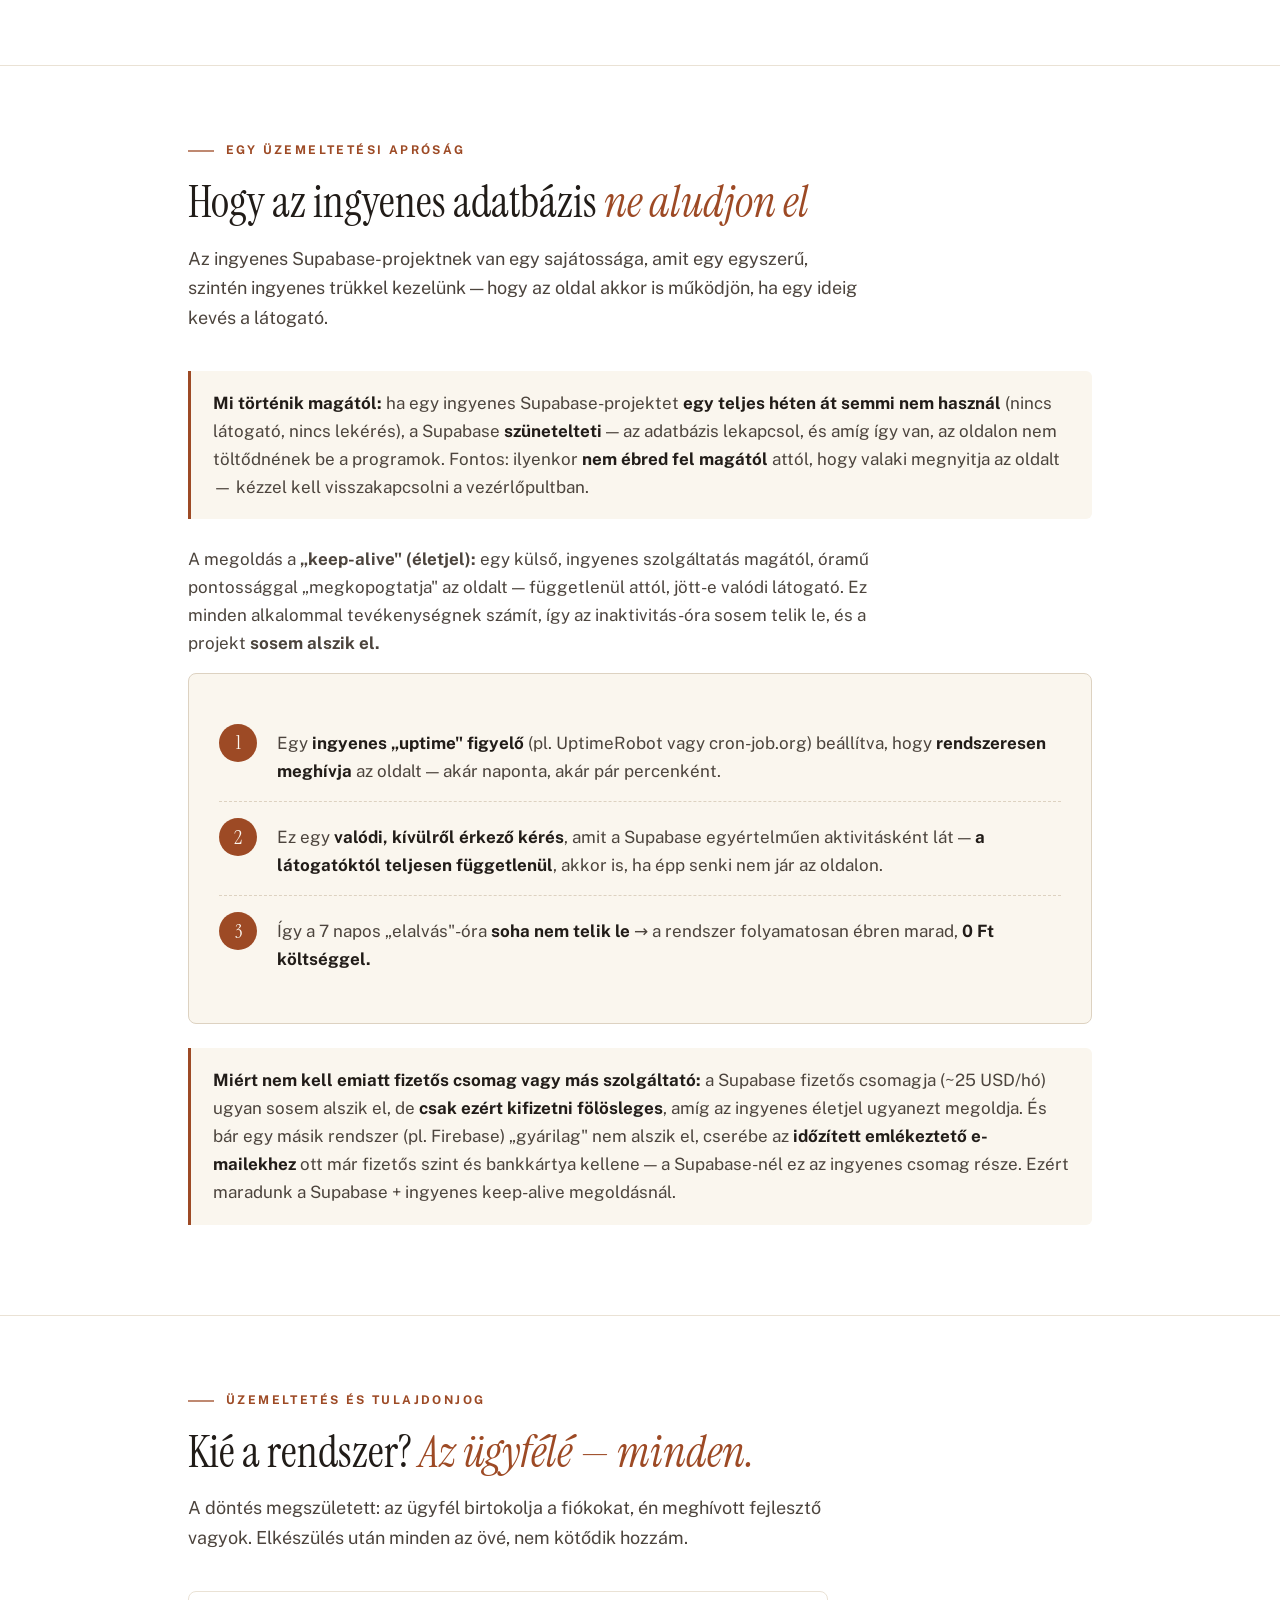
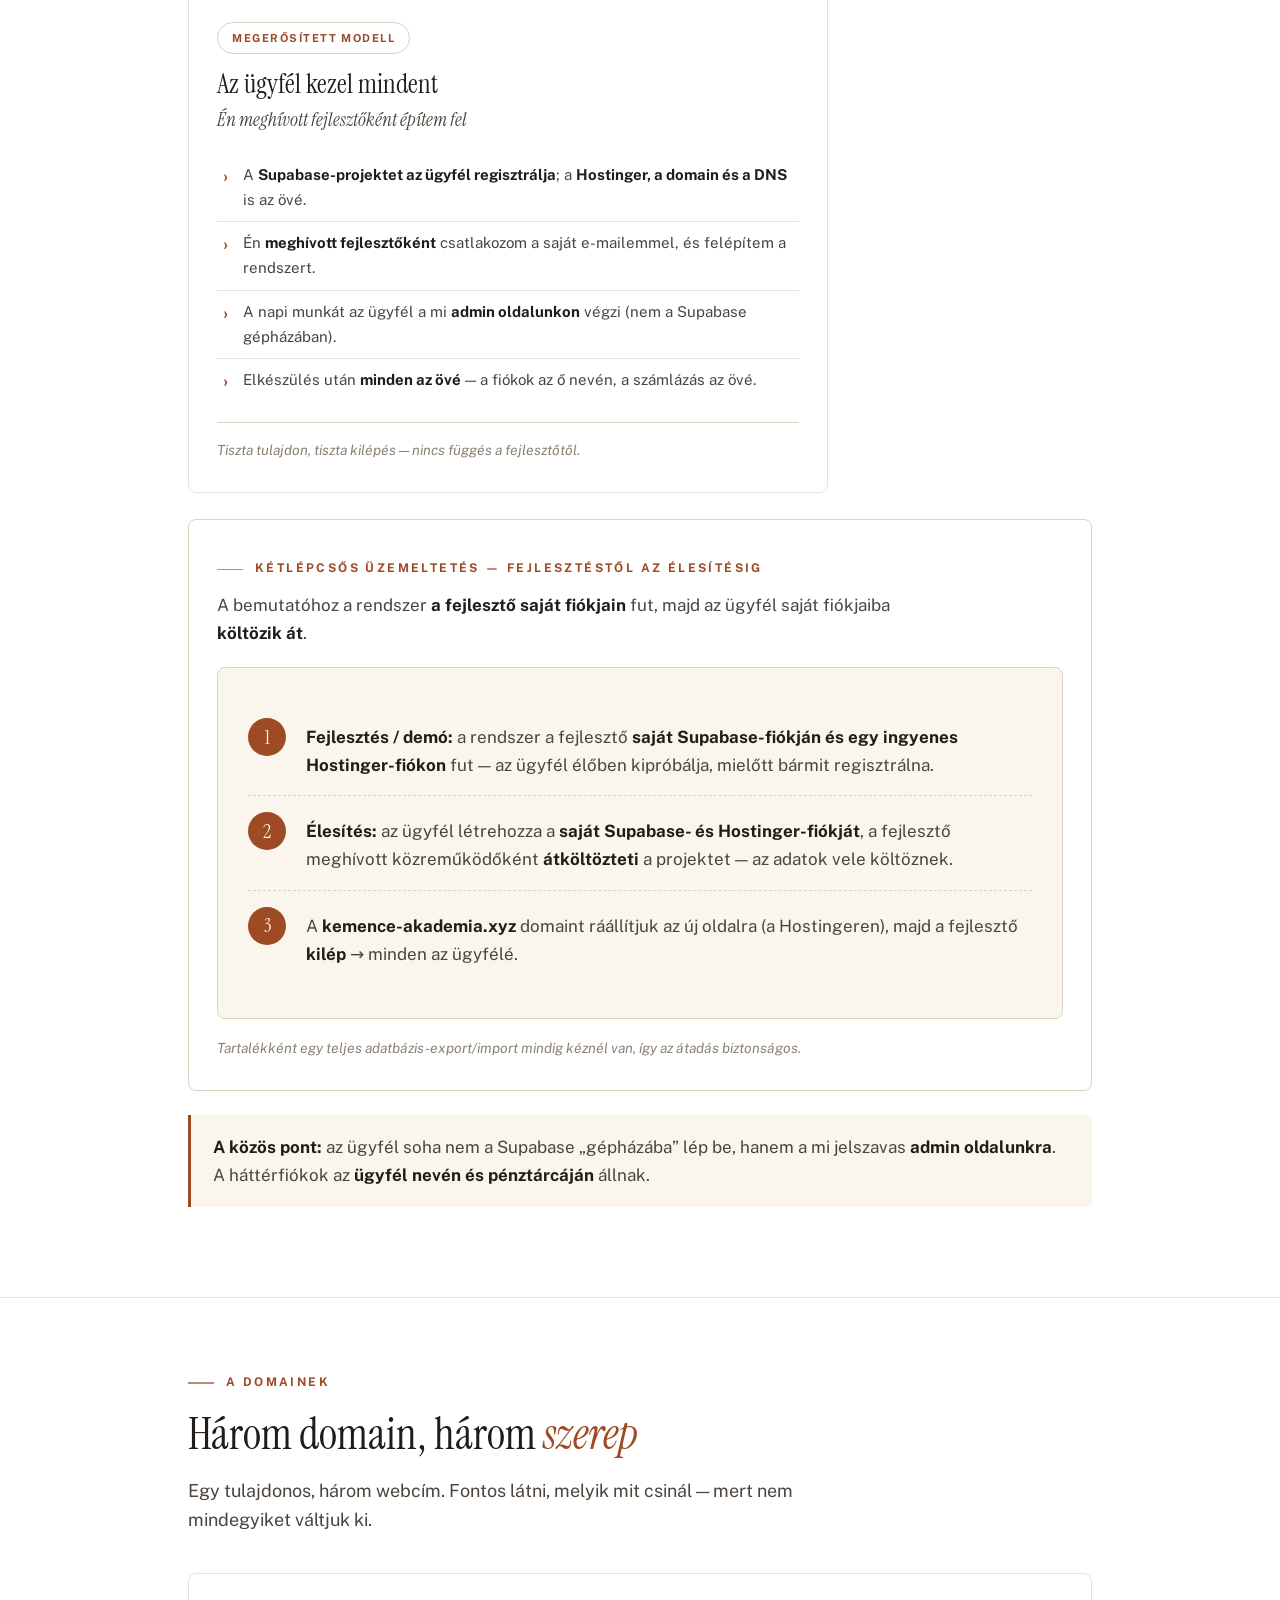
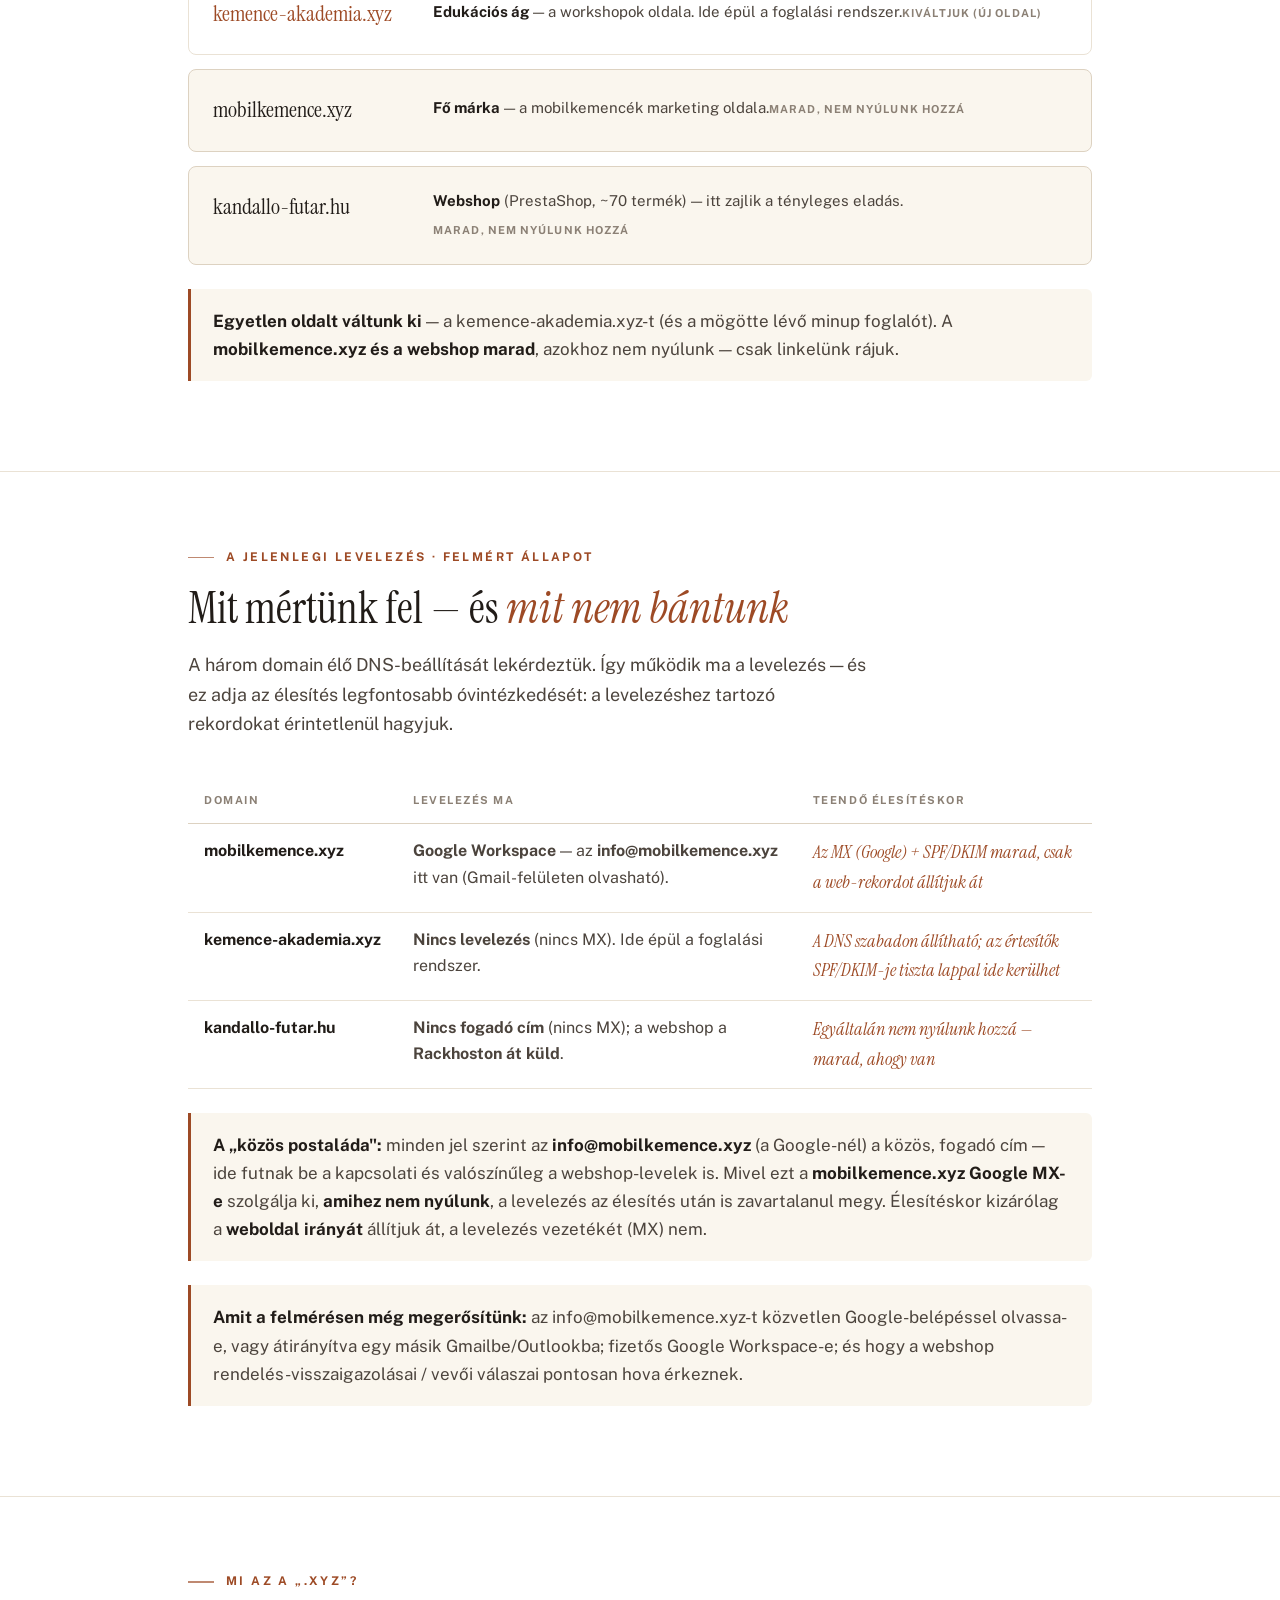
<file: foglalasi-rendszer-terv.html>
<!DOCTYPE html>
<html lang="hu">
<head>
<meta charset="utf-8">
<meta name="viewport" content="width=device-width, initial-scale=1">
<title>Kemence Akadémia — Foglalási rendszer · Terv és működés</title>
<meta name="description" content="A Kemence Akadémia foglalási rendszerének egyszerű magyarázata és fejlesztési terve.">
<link rel="preconnect" href="https://fonts.googleapis.com">
<link rel="preconnect" href="https://fonts.gstatic.com" crossorigin>
<link href="https://fonts.googleapis.com/css2?family=Instrument+Serif:ital@0;1&family=Public+Sans:ital,wght@0,400;0,500;0,600;0,700;1,400&display=swap" rel="stylesheet">
<style>
:root{
  --paper:#FFFFFF; --paper-2:#FAF6EE; --paper-warm:#FBF7F0;
  --ink:#211C18; --ink-2:#4C443D; --muted:#8B8075;
  --terra:#9D4A25; --terra-2:#B4551F; --ember:#C8641F;
  --line:#EAE2D5; --line-2:#DDD2C1;
  --maxw:960px; --ease:cubic-bezier(.2,.7,.2,1);
}
*{box-sizing:border-box}
body{margin:0; background:var(--paper); color:var(--ink-2);
  font-family:"Public Sans",system-ui,sans-serif; font-size:17px; line-height:1.65;
  -webkit-font-smoothing:antialiased}
.wrap{max-width:var(--maxw); margin:0 auto; padding:0 28px; position:relative}
a{color:var(--terra); text-decoration:none}
h1,h2,h3,h4{font-family:"Instrument Serif",Georgia,serif; margin:0; font-weight:400;
  line-height:1.06; letter-spacing:0; color:var(--ink)}
p{margin:0 0 16px}

/* eyebrow */
.eyebrow{display:inline-flex; align-items:center; gap:12px;
  font-family:"Public Sans"; font-size:12px; font-weight:700; letter-spacing:.2em;
  text-transform:uppercase; color:var(--terra); margin:0 0 18px}
.eyebrow::before{content:""; width:26px; height:1.5px; background:var(--terra); opacity:.65}

/* header */
header{position:sticky; top:0; z-index:60; background:rgba(255,255,255,.86);
  backdrop-filter:blur(12px); border-bottom:1px solid var(--line)}
.hd{display:flex; align-items:center; justify-content:space-between; padding:16px 0}
.brand .bt{font-family:"Instrument Serif"; font-size:23px; line-height:1; color:var(--ink); letter-spacing:.01em}
.brand .bt small{display:block; font-family:"Public Sans"; font-weight:600; font-size:9px;
  letter-spacing:.28em; text-transform:uppercase; color:var(--muted); margin-top:4px}
.hd .doc{font-size:12px; font-weight:700; letter-spacing:.18em; text-transform:uppercase; color:var(--muted)}

/* hero */
.hero{border-bottom:1px solid var(--line); background:var(--paper-warm)}
.hero .wrap{padding-top:64px; padding-bottom:64px}
.hero h1{font-size:clamp(40px,6vw,66px)}
.hero h1 em{color:var(--terra); font-style:italic}
.hero .tagline{font-family:"Instrument Serif"; font-style:italic; font-size:clamp(21px,2.6vw,28px);
  color:var(--ink-2); margin:22px 0 0; max-width:640px}

/* sections */
section{padding:66px 0; border-bottom:1px solid var(--line)}
.sec-head{margin-bottom:38px; max-width:680px}
.sec-head h2{font-size:clamp(30px,4vw,44px)}
.sec-head h2 em{color:var(--terra); font-style:italic}
.sec-head p{color:var(--ink-2); font-size:18px; margin:18px 0 0}

/* lead paragraph inside sections */
.lead{max-width:720px}
.lead strong{color:var(--ink)}

/* actor table */
.tbl{width:100%; border-collapse:collapse; margin:8px 0 4px; font-size:16px}
.tbl th,.tbl td{text-align:left; padding:14px 16px; border-bottom:1px solid var(--line); vertical-align:top}
.tbl thead th{font-family:"Public Sans"; font-size:11px; font-weight:700; letter-spacing:.14em;
  text-transform:uppercase; color:var(--muted); border-bottom:1.5px solid var(--line-2)}
.tbl td:first-child{font-weight:700; color:var(--ink); white-space:nowrap}
.tbl .em{color:var(--terra); font-style:italic; font-family:"Instrument Serif"; font-size:18px}

/* actor cards */
.actors{display:grid; grid-template-columns:repeat(3,1fr); gap:22px; margin-top:10px}
.actor{border:1px solid var(--line); border-radius:6px; padding:26px 24px; background:var(--paper)}
.actor .ic{font-family:"Instrument Serif"; font-size:34px; color:var(--terra); line-height:1}
.actor h3{font-size:24px; margin:14px 0 8px}
.actor p{font-size:15px; margin:0; color:var(--ink-2)}
.actor .role{display:inline-block; margin-top:14px; font-size:11px; font-weight:700; letter-spacing:.12em;
  text-transform:uppercase; color:var(--muted); border-top:1px solid var(--line); padding-top:12px; width:100%}

/* flow diagram */
.flow{border:1px solid var(--line-2); border-radius:8px; background:var(--paper-2); padding:34px 30px; margin-top:8px}
.flow-step{display:flex; gap:20px; align-items:flex-start; padding:16px 0}
.flow-step + .flow-step{border-top:1px dashed var(--line-2)}
.flow-step .n{flex:0 0 auto; width:38px; height:38px; border-radius:999px; background:var(--terra);
  color:#FCF7F0; font-family:"Instrument Serif"; font-size:20px; display:flex; align-items:center; justify-content:center}
.flow-step .txt{padding-top:5px}
.flow-step .txt b{color:var(--ink)}

/* schematic boxes */
.schema{margin-top:26px; text-align:center}
.box{display:inline-block; border:1.5px solid var(--terra); border-radius:8px; background:var(--paper);
  padding:20px 26px; min-width:260px}
.box.wide{border-color:var(--line-2); background:var(--paper-warm); min-width:300px}
.box .bx-t{font-family:"Instrument Serif"; font-size:22px; color:var(--ink); display:block}
.box .bx-s{font-size:13px; color:var(--muted); display:block; margin-top:4px}
.arrow{font-size:22px; color:var(--terra); margin:12px 0; line-height:1}
.pair{display:flex; gap:22px; justify-content:center; flex-wrap:wrap; margin-top:6px}
.hostnote{font-size:13px; color:var(--muted); margin-top:16px; font-style:italic}

/* callout */
.callout{border-left:3px solid var(--terra); background:var(--paper-2); padding:18px 22px; border-radius:0 6px 6px 0; margin:24px 0}
.callout p{margin:0}
.callout b{color:var(--ink)}

/* plan phases */
.phase{display:flex; gap:24px; padding:26px 0; border-bottom:1px solid var(--line)}
.phase:last-child{border-bottom:0}
.phase .tag{flex:0 0 auto}
.phase .tag .lab{display:inline-block; font-size:11px; font-weight:700; letter-spacing:.14em; text-transform:uppercase;
  color:var(--terra); border:1px solid var(--line-2); border-radius:999px; padding:6px 14px; white-space:nowrap}
.phase .body h3{font-size:26px; margin:0 0 6px}
.phase .body ul{margin:10px 0 0; padding-left:20px}
.phase .body li{margin:5px 0; font-size:16px}
.phase .body .goal{font-size:14px; color:var(--muted); margin-top:12px}

/* stack grid */
.stack{display:grid; grid-template-columns:repeat(2,1fr); gap:16px; margin-top:6px}
.stk{border:1px solid var(--line); border-radius:6px; padding:20px 22px; background:var(--paper)}
.stk h4{font-size:20px; color:var(--ink); margin:0 0 6px}
.stk p{font-size:14px; margin:0; color:var(--ink-2)}
.stk .k{font-size:11px; font-weight:700; letter-spacing:.12em; text-transform:uppercase; color:var(--terra); display:block; margin-bottom:8px}

/* cost strip */
.cost{display:flex; align-items:baseline; gap:16px; flex-wrap:wrap; background:var(--paper-2);
  border:1px solid var(--line); border-radius:8px; padding:26px 28px}
.cost .big{font-family:"Instrument Serif"; font-size:44px; color:var(--terra); line-height:1}
.cost .lbl{color:var(--ink-2)}

/* business models */
.models{display:grid; grid-template-columns:repeat(2,1fr); gap:22px; margin-top:8px}
.model{border:1px solid var(--line); border-radius:8px; background:var(--paper); padding:30px 28px; display:flex; flex-direction:column}
.model.mine{border-color:var(--line-2); background:var(--paper-2)}
.model .badge{display:inline-block; align-self:flex-start; font-size:11px; font-weight:700; letter-spacing:.14em;
  text-transform:uppercase; color:var(--terra); border:1px solid var(--line-2); border-radius:999px; padding:6px 14px; margin-bottom:16px}
.model h3{font-size:27px; margin:0 0 6px}
.model .who{font-family:"Instrument Serif"; font-style:italic; font-size:19px; color:var(--ink-2); margin:0 0 18px}
.model ul{list-style:none; margin:0 0 4px; padding:0}
.model li{position:relative; padding:9px 0 9px 26px; font-size:15px; border-top:1px solid var(--line)}
.model li:first-child{border-top:0}
.model li::before{content:"›"; position:absolute; left:6px; top:8px; color:var(--terra); font-size:17px; font-weight:700}
.model li b{color:var(--ink)}
.model .foot{margin-top:16px; padding-top:16px; border-top:1.5px solid var(--line-2); font-size:14px; color:var(--muted); font-style:italic}
.handoff{margin-top:26px; border:1px solid var(--line-2); border-radius:8px; background:var(--paper); padding:30px 28px}
.handoff-head{margin-bottom:20px}
.handoff-head .eyebrow{margin-bottom:12px}
.handoff-head p{margin:0; max-width:680px}
.handoff-head b{color:var(--ink)}
.handoff .flow{margin-top:0}
.handoff-note{margin:18px 0 0; font-size:14px; color:var(--muted); font-style:italic}

/* domains */
.domns{display:grid; grid-template-columns:1fr; gap:14px; margin-top:8px}
.domn{display:flex; gap:20px; align-items:flex-start; border:1px solid var(--line); border-radius:8px; background:var(--paper); padding:22px 24px}
.domn .url{flex:0 0 200px; font-family:"Instrument Serif"; font-size:22px; color:var(--terra); word-break:break-all}
.domn .desc{font-size:15px; color:var(--ink-2)}
.domn .desc b{color:var(--ink)}
.domn .kv{display:inline-block; margin-top:8px; font-size:11px; font-weight:700; letter-spacing:.1em; text-transform:uppercase; color:var(--muted)}
.domn.stay{border-color:var(--line-2); background:var(--paper-2)}
.domn.stay .url{color:var(--ink)}
/* anatomy of a domain name */
.anat{display:flex; justify-content:center; gap:0; margin:20px 0 6px; flex-wrap:wrap}
.anat .part{text-align:center; padding:0 4px}
.anat .part .big{font-family:"Instrument Serif"; font-size:clamp(26px,4vw,40px); color:var(--ink); line-height:1.1}
.anat .part.tld .big{color:var(--terra)}
.anat .part .lbl2{display:block; font-size:11px; font-weight:700; letter-spacing:.1em; text-transform:uppercase; color:var(--muted); margin-top:8px}
@media(max-width:760px){
  .domn{flex-direction:column; gap:6px}
  .domn .url{flex:auto}
}

/* footer */
footer{padding:44px 0 60px; background:var(--ink)}
footer .wrap{color:#C9BEB0}
footer .bt{font-family:"Instrument Serif"; font-size:22px; color:#F7F1E8}
footer .bt small{display:block; font-family:"Public Sans"; font-weight:600; font-size:9px;
  letter-spacing:.28em; text-transform:uppercase; color:#9C8F7E; margin-top:5px}
footer p{font-size:14px; margin:16px 0 0; color:#9C8F7E}

@media(max-width:760px){
  .actors{grid-template-columns:1fr}
  .stack{grid-template-columns:1fr}
  .phase{flex-direction:column; gap:12px}
  .tbl thead{display:none}
  .tbl,.tbl tbody,.tbl tr,.tbl td{display:block; width:100%}
  .tbl td{border:0; padding:2px 0}
  .tbl tr{border-bottom:1px solid var(--line); padding:14px 0}
  .tbl td:first-child{font-size:18px; margin-bottom:4px}
}
</style>
</head>
<body>

<header>
  <div class="wrap hd">
    <div class="brand">
      <div class="bt">Kemence Akadémia<small>Foglalási rendszer</small></div>
    </div>
    <div class="doc">Terv &amp; működés</div>
  </div>
</header>

<div class="hero">
  <div class="wrap">
    <div class="eyebrow">Amit építünk</div>
    <h1>Egy saját <em>foglalási rendszer</em><br>a marketing oldal mögé</h1>
    <p class="tagline">Programokra lehet jelentkezni, az árakat és időpontokat egy admin felületen kezeljük — külső szolgáltató nélkül, egységes kinézetben.</p>
  </div>
</div>

<!-- AMIT KIVÁLTUNK -->
<section>
  <div class="wrap">
    <div class="sec-head">
      <div class="eyebrow">Amit kiváltunk</div>
      <h2>A kemence-akadémia oldal és a foglalás <em>egy saját rendszerbe</em></h2>
      <p>Ma az edukációs oldal csak bemutat, a foglalás pedig egy <b>külső szolgáltatón (minup.io)</b> fut. Ezt a kettőt váltjuk ki — a mobilkemence.xyz és a webshop <b>marad</b>.</p>
    </div>

    <table class="tbl">
      <thead>
        <tr><th>Ami most fut</th><th>Mi ez ma</th><th>Mi lesz vele</th></tr>
      </thead>
      <tbody>
        <tr>
          <td>kemence-akademia.xyz</td>
          <td>A workshopok bemutató oldala — itt csak nézni lehet, foglalni nem.</td>
          <td class="em">Újraépítjük, beépített foglalással</td>
        </tr>
        <tr>
          <td>app.minup.io/book/…</td>
          <td>Külső foglalási szolgáltatás (minup.io), <b>182 €/év</b> díjjal. Ma a jelentkezés ide vezet át — másik kinézet, másik rendszer.</td>
          <td class="em">Saját, az oldalba épített foglalás — megszűnik a havidíj</td>
        </tr>
        <tr>
          <td>mobilkemence.xyz</td>
          <td>A fő márka marketing oldala.</td>
          <td class="em">Marad, nem nyúlunk hozzá — csak linkelünk rá</td>
        </tr>
        <tr>
          <td>kandallo-futar.hu</td>
          <td>A webshop (PrestaShop).</td>
          <td class="em">Marad, nem nyúlunk hozzá</td>
        </tr>
      </tbody>
    </table>

    <div class="callout">
      <p><b>A minup.io a kulcs:</b> ma a jelentkezés egy <b>külső oldalra</b> visz át (idegen design, külső szolgáltató, <b>182 €/év</b>). A saját rendszerben a foglalás <b>ott marad az oldalon</b>, ugyanabban a kinézetben — külső szolgáltató és havidíj nélkül. Mivel a minup.io-t <b>csak jelentkezés-gyűjtésre</b> használjátok (online fizetés nincs), ezt a saját rendszer teljes egészében kiváltja.</p>
    </div>
  </div>
</section>

<!-- A MINUP FUNKCIÓI -->
<section>
  <div class="wrap">
    <div class="sec-head">
      <div class="eyebrow">A minup funkciói — mi lesz velük?</div>
      <h2>Minden mostani funkciónak <em>van megfelelője</em></h2>
      <p>Végigvesszük, mit tud most a minup.io, és a saját rendszerben mi lesz a helyén — hogy semmi ne maradjon ki véletlenül.</p>
    </div>

    <table class="tbl">
      <thead>
        <tr><th>Funkció</th><th>A minup.io-nál most</th><th>A saját rendszerben</th></tr>
      </thead>
      <tbody>
        <tr>
          <td>Jelentkezés</td>
          <td>Külső oldalon, űrlap kitöltésével.</td>
          <td class="em">A saját oldalon, ugyanabban a designban — név, e-mail, telefon, létszám, ételérzékenység</td>
        </tr>
        <tr>
          <td>Online fizetés</td>
          <td>Elérhető lenne (Stripe/SimplePay), de ti nem használjátok — a fizetés külön történik.</td>
          <td class="em">Nincs — nem is kell. Később opcionálisan hozzáadható</td>
        </tr>
        <tr>
          <td>Vendég fiók / belépés</td>
          <td>A vendég regisztrálhat, hogy lássa a foglalásait.</td>
          <td class="em">Nincs belépés — az adatok az űrlapból így is mentődnek. A fiók opcionális, később a Supabase auth-tal</td>
        </tr>
        <tr>
          <td>Ügyfél-adatbázis</td>
          <td>Automatikusan gyűjti a jelentkezők adatait.</td>
          <td class="em">Ugyanez — az admin a jelentkezők teljes listáját látja, CSV-exporttal</td>
        </tr>
        <tr>
          <td>Mobil app</td>
          <td>Külön telefonos app az üzemeltetőnek a foglalások kezeléséhez.</td>
          <td class="em">Nincs natív app — a reszponzív admin telefonon böngészőből megy, igény esetén PWA-ként a kezdőképernyőre tehető</td>
        </tr>
        <tr>
          <td>Értesítő</td>
          <td>Emlékeztető / értesítő e-mailek.</td>
          <td class="em">Opcionális e-mail értesítő új jelentkezésről (4. fázis)</td>
        </tr>
      </tbody>
    </table>

    <div class="callout">
      <p><b>A vendégfiókról:</b> egy alkalmi workshopnál a vendég ritkán akar külön fiókot — inkább <b>egyszer kitölt egy űrlapot</b>. A fiók fő haszna (az ügyféladatok gyűjtése) enélkül is megvan, mert a jelentkezés adatai az adatbázisban tárolódnak. Így a belépés csak <b>fölösleges súrlódás</b> lenne — ezért kihagyjuk, és ha valaha kell, a Supabase-szel bármikor hozzátehető.</p>
    </div>
  </div>
</section>

<!-- HOGYAN MŰKÖDIK -->
<section>
  <div class="wrap">
    <div class="sec-head">
      <div class="eyebrow">Hogyan működik</div>
      <h2>Három szereplő van — és <em>mindegyik mást csinál</em></h2>
      <p>Egyszerűen, egy étterem hasonlatával. A rendszer nem egy nagy gép, hanem három, egymással beszélgető rész.</p>
    </div>

    <table class="tbl">
      <thead>
        <tr><th>Fogalom</th><th>Mi ez</th><th>Étterem-hasonlat</th></tr>
      </thead>
      <tbody>
        <tr>
          <td>Frontend</td>
          <td>Amit a látogató lát a böngészőben — a weboldal és a design.</td>
          <td class="em">Az étterem terme, amit a vendég lát</td>
        </tr>
        <tr>
          <td>Adatbázis</td>
          <td>Ahol az adatok tárolódnak: programok, árak, időpontok, jelentkezők.</td>
          <td class="em">A füzet a konyhában a mai ételekkel és foglalásokkal</td>
        </tr>
        <tr>
          <td>Backend</td>
          <td>A közvetítő, ami az oldal és az adatbázis közt szállítja az adatot.</td>
          <td class="em">A pincér, aki a füzetből kihozza, és felírja az újat</td>
        </tr>
      </tbody>
    </table>
  </div>
</section>

<!-- SUPABASE SZEREPE -->
<section>
  <div class="wrap">
    <div class="sec-head">
      <div class="eyebrow">A Supabase szerepe</div>
      <h2>A Supabase egyszerre az <em>adatbázis</em> és a <em>backend</em></h2>
      <p>Régen külön kellett programozni egy backendet. A Supabase ezt megspórolja: egy kész, felhőben futó rendszer.</p>
    </div>

    <div class="actors">
      <div class="actor">
        <div class="ic">▤</div>
        <h3>Adatbázis</h3>
        <p>A „füzet”, amiben a programok, árak, időpontok és jelentkezők sorai tárolódnak.</p>
        <span class="role">A Supabase adja</span>
      </div>
      <div class="actor">
        <div class="ic">⇄</div>
        <h3>Backend</h3>
        <p>A „pincér”, ami kiszolgálja az adatot és felveszi az új jelentkezést — ezt nem kell megírnunk.</p>
        <span class="role">A Supabase adja</span>
      </div>
      <div class="actor">
        <div class="ic">✦</div>
        <h3>Hosztolás</h3>
        <p>A Supabase a saját szerverein tárolja mindezt. Neked nem kell adatbázis-szervert üzemeltetned.</p>
        <span class="role">Ingyenes csomaggal indul</span>
      </div>
    </div>

    <div class="callout">
      <p><b>A lényeg:</b> nem a saját gépeden fut az adatbázis. A Supabase a felhőben tárolja, és az interneten keresztül éred el — ezért nem baj, hogy a weboldal máshol (a <b>Hostingeren</b>) van hostolva.</p>
    </div>
  </div>
</section>

<!-- HOGYAN TALÁLKOZIK HOSTINGER + SUPABASE -->
<section>
  <div class="wrap">
    <div class="sec-head">
      <div class="eyebrow">A kapcsolat</div>
      <h2>Ha a weboldal a Hostingeren van, <em>hogyan lesz mögötte adatbázis?</em></h2>
      <p>Nem kell egy helyen lenniük. Az interneten keresztül beszélgetnek — pontosan ez történik, amikor valaki megnyitja az oldalt:</p>
    </div>

    <div class="flow">
      <div class="flow-step">
        <div class="n">1</div>
        <div class="txt">A böngésző letölti az oldalt a <b>Hostingerről</b> — itt van a HTML és a design.</div>
      </div>
      <div class="flow-step">
        <div class="n">2</div>
        <div class="txt">Az oldalban lévő kis kód azt mondja: „add ide a programok listáját” — és felhívja a <b>Supabase-t</b> az interneten át.</div>
      </div>
      <div class="flow-step">
        <div class="n">3</div>
        <div class="txt">A <b>Supabase visszaküldi</b> a programokat (nevek, árak, időpontok) a böngészőbe.</div>
      </div>
      <div class="flow-step">
        <div class="n">4</div>
        <div class="txt">A böngésző <b>kirajzolja</b> őket az oldalon — a látogató friss adatot lát.</div>
      </div>
    </div>

    <div class="callout">
      <p><b>A kapcsolat maga:</b> a weboldalba beírunk egy Supabase-címet és egy kulcsot (mint egy telefonszám + PIN). Ennyi. A böngésző ezzel „hívja fel” a Supabase-t. <b>Igen — a programok a Supabase adatbázisból töltődnek</b>, minden betöltéskor frissen, nem beégetve a HTML-be.</p>
    </div>
  </div>
</section>

<!-- HOL VESZEM FEL A PROGRAMOKAT -->
<section>
  <div class="wrap">
    <div class="sec-head">
      <div class="eyebrow">Az admin felület</div>
      <h2>Akkor <em>hol veszem fel</em> a programokat?</h2>
      <p>Egy külön, jelszóval védett admin oldalon. Ez is egy weboldal — csak nem a látogatóknak szól.</p>
    </div>

    <div class="flow">
      <div class="flow-step">
        <div class="n">A</div>
        <div class="txt">Az <b>admin oldalon</b> beírod: „Nápolyi pizza workshop — 25 000 Ft, szombat 10:00, 8 fő”.</div>
      </div>
      <div class="flow-step">
        <div class="n">B</div>
        <div class="txt">Az admin oldal <b>elküldi a Supabase-nek</b>, ami eltárolja egy új sorban a „programok” táblában.</div>
      </div>
      <div class="flow-step">
        <div class="n">C</div>
        <div class="txt">Mivel a <b>publikus oldal is ugyanabból a Supabase-ből olvas</b>, a következő látogató már látja az új programot.</div>
      </div>
    </div>

    <div class="callout">
      <p><b>Ez az egész kulcsa:</b> egy közös adatbázis, amibe az <b>admin ír</b> (program, ár, időpont), és amiből a <b>publikus oldal olvas</b>. Ár módosítása, új program, törlés — mind itt történik, kattintással, kód nélkül.</p>
    </div>
  </div>
</section>

<!-- AZ EGÉSZ KÖR -->
<section>
  <div class="wrap">
    <div class="sec-head">
      <div class="eyebrow">Az egész kör egyben</div>
      <h2>Így néz ki a <em>teljes rendszer</em></h2>
    </div>

    <div class="schema">
      <div class="box wide">
        <span class="bx-t">Supabase</span>
        <span class="bx-s">adatbázis + backend, a felhőben · programok / időpontok / jelentkezők</span>
      </div>
      <div class="arrow">▲&nbsp;&nbsp;ír&nbsp;&nbsp;&nbsp;&nbsp;&nbsp;&nbsp;olvas&nbsp;&nbsp;▲</div>
      <div class="pair">
        <div class="box">
          <span class="bx-t">Admin oldal</span>
          <span class="bx-s">jelszavas · programot vesz fel, árat módosít, jelentkezőt lát</span>
        </div>
        <div class="box">
          <span class="bx-t">Publikus oldal</span>
          <span class="bx-s">a látogató · programokat böngész, jelentkezik</span>
        </div>
      </div>
      <p class="hostnote">Mindkét oldal statikus fájl — a Hostinger szolgálja ki őket.</p>
    </div>
  </div>
</section>

<!-- MIBŐL ÁLL -->
<section>
  <div class="wrap">
    <div class="sec-head">
      <div class="eyebrow">A technológia</div>
      <h2>Miből áll a rendszer</h2>
      <p>Négy egyszerű összetevő — mindegyik a saját dolgát végzi.</p>
    </div>

    <div class="stack">
      <div class="stk">
        <span class="k">Frontend</span>
        <h4>A meglévő design</h4>
        <p>A mostani egyedi HTML/CSS marad, kiegészítve a foglalási felülettel — így a kinézet egységes.</p>
      </div>
      <div class="stk">
        <span class="k">Adatbázis + backend</span>
        <h4>Supabase</h4>
        <p>Postgres adatbázis, kész API és bejelentkezés. Nem kell backendet írni, se szervert üzemeltetni.</p>
      </div>
      <div class="stk">
        <span class="k">Hosztolás</span>
        <h4>Hostinger</h4>
        <p>A statikus oldalt szolgálja ki, saját domainnel — itt van a domain és a tárhely is.</p>
      </div>
      <div class="stk">
        <span class="k">Admin</span>
        <h4>Jelszavas kezelőfelület</h4>
        <p>Program- és időpont-kezelés, jelentkezők listája — ugyanabban a designban.</p>
      </div>
    </div>
  </div>
</section>

<!-- KÉPEK -->
<section>
  <div class="wrap">
    <div class="sec-head">
      <div class="eyebrow">A képek helye</div>
      <h2>Hova kerülnek a <em>képek</em>?</h2>
      <p>Fontos elv: a képeket nem égetjük bele a HTML-be (a mostani minta csak látványterv volt). Két típust érdemes szétválasztani.</p>
    </div>

    <div class="flow">
      <div class="flow-step">
        <div class="n">1</div>
        <div class="txt">Az admin <b>feltölt egy program-fotót</b> → a <b>Supabase Storage</b> (a Supabase fájltárolója) eltárolja a fájlt.</div>
      </div>
      <div class="flow-step">
        <div class="n">2</div>
        <div class="txt">A Storage <b>visszaad egy linket</b> (URL-t) — és az adatbázisba <b>csak ez a link kerül</b>, nem maga a kép.</div>
      </div>
      <div class="flow-step">
        <div class="n">3</div>
        <div class="txt">A publikus oldal a link alapján <b>megjeleníti a képet</b>. Az admin bármikor cserélhet fotót, kódhoz nyúlni nem kell.</div>
      </div>
    </div>

    <table class="tbl">
      <thead>
        <tr><th>Kép típusa</th><th>Hova kerül</th><th>Ki kezeli</th></tr>
      </thead>
      <tbody>
        <tr>
          <td>Program-fotók<br><small style="color:var(--muted);font-weight:400">változó tartalom</small></td>
          <td><b>Supabase Storage</b> — a link az adatbázisban</td>
          <td class="em">Admin, feltöltéssel</td>
        </tr>
        <tr>
          <td>Logó, háttér, ikonok<br><small style="color:var(--muted);font-weight:400">fix design</small></td>
          <td>Statikus fájl a Hostingeren (<code>/images/</code>)</td>
          <td class="em">Fejlesztő</td>
        </tr>
        <tr>
          <td>Beégetett base64</td>
          <td>Sehova — ezt elhagyjuk</td>
          <td class="em">—</td>
        </tr>
      </tbody>
    </table>

    <div class="callout">
      <p><b>A kulcs:</b> az adatbázisban nem a kép van, hanem a képre mutató <b>link</b>. A tényleges fájl a Storage-ban él — így az admin önállóan cserélhet program-fotót, a design-elemek pedig a statikus oldallal maradnak.</p>
    </div>
  </div>
</section>

<!-- E-MAILEK -->
<section>
  <div class="wrap">
    <div class="sec-head">
      <div class="eyebrow">Az értesítő e-mailek</div>
      <h2>A levelek a <em>saját címetekről</em> mennek</h2>
      <p>A rendszer több ponton küld e-mailt — visszaigazolást, emlékeztetőt, értesítőt. Ezek a <b>saját címetekről</b> érkeznek: <b>akademia@mobilkemence.xyz</b>.</p>
    </div>

    <p class="lead">Fontos elv: <b>a Supabase maga nem levelező.</b> Ő a kiváltó — ő tudja, mikor kell levelet küldeni (új foglalás érkezett, holnap van a workshop). Magát a levelet a <b>domainhez tartozó Google-postafiókon</b> át küldi ki.</p>

    <div class="flow">
      <div class="flow-step">
        <div class="n">1</div>
        <div class="txt">Történik valami: <b>új foglalás érkezik</b> (→ visszaigazoló + csapat-értesítő), <b>státuszváltás</b> (→ értesítő a vendégnek), vagy <b>közeleg a workshop</b> (→ emlékeztető). A Supabase időzítője / eseménye ezt észleli.</div>
      </div>
      <div class="flow-step">
        <div class="n">2</div>
        <div class="txt">Egy Supabase <b>Edge Function</b> elküldi a levelet a <b>Google-postafiókon</b> keresztül (akademia@mobilkemence.xyz), a fiók biztonságos „App Password"-jével.</div>
      </div>
      <div class="flow-step">
        <div class="n">3</div>
        <div class="txt">Mivel a mobilkemence.xyz-nek <b>már van Google-hitelesítése (SPF)</b>, a levél megbízhatóan kézbesül — és <b>nem kell DNS-t módosítani</b> hozzá.</div>
      </div>
    </div>

    <table class="tbl">
      <thead>
        <tr><th>Levél típusa</th><th>Mikor megy</th><th>Kinek / tartalom</th></tr>
      </thead>
      <tbody>
        <tr>
          <td>Visszaigazoló</td>
          <td>Azonnal, foglaláskor</td>
          <td class="em">A foglaló vendégnek</td>
        </tr>
        <tr>
          <td>Csapat-értesítő</td>
          <td>Azonnal, foglaláskor</td>
          <td class="em">Nektek — melyik workshop, milyen dátummal, hány fő</td>
        </tr>
        <tr>
          <td>Emlékeztető</td>
          <td>A workshop előtti napon</td>
          <td class="em">A foglaló vendégnek</td>
        </tr>
        <tr>
          <td>Státusz-értesítő</td>
          <td>Jóváhagyás / elutasítás / módosítás után</td>
          <td class="em">A vendégnek — módosításnál a változás tartalmával</td>
        </tr>
      </tbody>
    </table>

    <div class="callout">
      <p><b>Miért így a legegyszerűbb:</b> a levelek a meglévő <b>akademia@mobilkemence.xyz</b> Google-postafiókból mennek, amit a Google már hitelesít — így <b>nem kell DNS-t módosítani</b>, és a napi pár levél bőven belefér az ingyenes keretbe. (Ha valaha nagyobb volumen kell, egy levélküldő szolgáltatás — pl. Resend — is beköthető.)</p>
    </div>
  </div>
</section>

<!-- FEJLESZTÉSI TERV -->
<section>
  <div class="wrap">
    <div class="sec-head">
      <div class="eyebrow">Fejlesztési terv</div>
      <h2>Négy fázisban <em>épül fel</em></h2>
      <p>Minden fázis végén van valami, amit meg lehet nézni és ki lehet próbálni.</p>
    </div>

    <div class="phase">
      <div class="tag"><span class="lab">1. fázis</span></div>
      <div class="body">
        <h3>Az adatbázis alapja</h3>
        <ul>
          <li>Supabase projekt létrehozása (EU-s régió az adatvédelem miatt).</li>
          <li>A táblák felállítása: <b>programok</b>, <b>időpontok</b>, <b>jelentkezések</b>.</li>
          <li>Biztonsági szabályok: ki mit olvashat és írhat (a jelentkezők adata nem publikus).</li>
        </ul>
        <p class="goal">Eredmény: áll az adatbázis, kézzel már fel lehet vinni egy próbaprogramot.</p>
      </div>
    </div>

    <div class="phase">
      <div class="tag"><span class="lab">2. fázis</span></div>
      <div class="body">
        <h3>A publikus foglalási felület</h3>
        <ul>
          <li>A programok <b>dinamikusan az adatbázisból</b> töltődnek az oldalon.</li>
          <li>Elérhető időpontok és a szabad helyek megjelenítése.</li>
          <li>Jelentkezési űrlap (név, e-mail, telefon, létszám, ételérzékenység).</li>
          <li>Beküldés a szabad hely automatikus ellenőrzésével — nincs túlfoglalás.</li>
        </ul>
        <p class="goal">Eredmény: egy látogató valóban tud jelentkezni egy programra.</p>
      </div>
    </div>

    <div class="phase">
      <div class="tag"><span class="lab">3. fázis</span></div>
      <div class="body">
        <h3>Az admin felület</h3>
        <ul>
          <li>Jelszavas bejelentkezés az ügyfélnek.</li>
          <li>Programok: felvétel, szerkesztés, ár módosítás, törlés, képfeltöltés.</li>
          <li>Időpontok kezelése programonként (dátum, kapacitás, ár).</li>
          <li>Jelentkezők listája, státuszkezelés és CSV-export.</li>
        </ul>
        <p class="goal">Eredmény: az ügyfél önállóan kezeli a programokat és a jelentkezőket.</p>
      </div>
    </div>

    <div class="phase">
      <div class="tag"><span class="lab">4. fázis</span></div>
      <div class="body">
        <h3>Élesítés és extrák</h3>
        <ul>
          <li>Éles domain rákötése, tesztelés valós adatokkal.</li>
          <li>(Opcionális) E-mail értesítő új jelentkezésről.</li>
          <li>Rövid adatvédelmi tájékoztató a személyes adatokhoz.</li>
        </ul>
        <p class="goal">Eredmény: a rendszer élesben működik. Később bővíthető online fizetéssel.</p>
      </div>
    </div>
  </div>
</section>

<!-- KÖLTSÉG -->
<section>
  <div class="wrap">
    <div class="sec-head">
      <div class="eyebrow">Költség</div>
      <h2>Mennyibe kerül üzemeltetni</h2>
    </div>
    <div class="cost">
      <span class="big">−182 €/év</span>
      <span class="lbl">A saját rendszer megszünteti a <b>minup 182 €/év</b> díját. A <b>Supabase</b> és az <b>e-mail-küldés</b> (saját Google-postafiók) az ingyenes kereten belül van, a <b>Hostinger</b> tárhely és a <b>domain</b> pedig már megvan (a domain automatikusan megújul) — így az üzemeltetés érdemi többletköltség nélkül működik.</span>
    </div>
  </div>
</section>

<!-- KEEP-ALIVE -->
<section>
  <div class="wrap">
    <div class="sec-head">
      <div class="eyebrow">Egy üzemeltetési apróság</div>
      <h2>Hogy az ingyenes adatbázis <em>ne aludjon el</em></h2>
      <p>Az ingyenes Supabase-projektnek van egy sajátossága, amit egy egyszerű, szintén ingyenes trükkel kezelünk — hogy az oldal akkor is működjön, ha egy ideig kevés a látogató.</p>
    </div>

    <div class="callout">
      <p><b>Mi történik magától:</b> ha egy ingyenes Supabase-projektet <b>egy teljes héten át semmi nem használ</b> (nincs látogató, nincs lekérés), a Supabase <b>szünetelteti</b> — az adatbázis lekapcsol, és amíg így van, az oldalon nem töltődnének be a programok. Fontos: ilyenkor <b>nem ébred fel magától</b> attól, hogy valaki megnyitja az oldalt — kézzel kell visszakapcsolni a vezérlőpultban.</p>
    </div>

    <p class="lead" style="margin-top:26px">A megoldás a <b>„keep-alive" (életjel):</b> egy külső, ingyenes szolgáltatás magától, óramű pontossággal „megkopogtatja" az oldalt — függetlenül attól, jött-e valódi látogató. Ez minden alkalommal tevékenységnek számít, így az inaktivitás-óra sosem telik le, és a projekt <b>sosem alszik el.</b></p>

    <div class="flow">
      <div class="flow-step">
        <div class="n">1</div>
        <div class="txt">Egy <b>ingyenes „uptime" figyelő</b> (pl. UptimeRobot vagy cron-job.org) beállítva, hogy <b>rendszeresen meghívja</b> az oldalt — akár naponta, akár pár percenként.</div>
      </div>
      <div class="flow-step">
        <div class="n">2</div>
        <div class="txt">Ez egy <b>valódi, kívülről érkező kérés</b>, amit a Supabase egyértelműen aktivitásként lát — <b>a látogatóktól teljesen függetlenül</b>, akkor is, ha épp senki nem jár az oldalon.</div>
      </div>
      <div class="flow-step">
        <div class="n">3</div>
        <div class="txt">Így a 7 napos „elalvás"-óra <b>soha nem telik le</b> → a rendszer folyamatosan ébren marad, <b>0 Ft költséggel.</b></div>
      </div>
    </div>

    <div class="callout">
      <p><b>Miért nem kell emiatt fizetős csomag vagy más szolgáltató:</b> a Supabase fizetős csomagja (~25 USD/hó) ugyan sosem alszik el, de <b>csak ezért kifizetni fölösleges</b>, amíg az ingyenes életjel ugyanezt megoldja. És bár egy másik rendszer (pl. Firebase) „gyárilag" nem alszik el, cserébe az <b>időzített emlékeztető e-mailekhez</b> ott már fizetős szint és bankkártya kellene — a Supabase-nél ez az ingyenes csomag része. Ezért maradunk a Supabase + ingyenes keep-alive megoldásnál.</p>
    </div>
  </div>
</section>

<!-- ÜZEMELTETÉS -->
<section>
  <div class="wrap">
    <div class="sec-head">
      <div class="eyebrow">Üzemeltetés és tulajdonjog</div>
      <h2>Kié a rendszer? <em>Az ügyfélé — minden.</em></h2>
      <p>A döntés megszületett: az ügyfél birtokolja a fiókokat, én meghívott fejlesztő vagyok. Elkészülés után minden az övé, nem kötődik hozzám.</p>
    </div>

    <div class="model" style="max-width:640px">
      <span class="badge">Megerősített modell</span>
      <h3>Az ügyfél kezel mindent</h3>
      <p class="who">Én meghívott fejlesztőként építem fel</p>
      <ul>
        <li>A <b>Supabase-projektet az ügyfél regisztrálja</b>; a <b>Hostinger, a domain és a DNS</b> is az övé.</li>
        <li>Én <b>meghívott fejlesztőként</b> csatlakozom a saját e-mailemmel, és felépítem a rendszert.</li>
        <li>A napi munkát az ügyfél a mi <b>admin oldalunkon</b> végzi (nem a Supabase gépházában).</li>
        <li>Elkészülés után <b>minden az övé</b> — a fiókok az ő nevén, a számlázás az övé.</li>
      </ul>
      <div class="foot">Tiszta tulajdon, tiszta kilépés — nincs függés a fejlesztőtől.</div>
    </div>

    <div class="handoff">
      <div class="handoff-head">
        <span class="eyebrow">Kétlépcsős üzemeltetés — fejlesztéstől az élesítésig</span>
        <p>A bemutatóhoz a rendszer <b>a fejlesztő saját fiókjain</b> fut, majd az ügyfél saját fiókjaiba <b>költözik át</b>.</p>
      </div>
      <div class="flow">
        <div class="flow-step">
          <div class="n">1</div>
          <div class="txt"><b>Fejlesztés / demó:</b> a rendszer a fejlesztő <b>saját Supabase-fiókján és egy ingyenes Hostinger-fiókon</b> fut — az ügyfél élőben kipróbálja, mielőtt bármit regisztrálna.</div>
        </div>
        <div class="flow-step">
          <div class="n">2</div>
          <div class="txt"><b>Élesítés:</b> az ügyfél létrehozza a <b>saját Supabase- és Hostinger-fiókját</b>, a fejlesztő meghívott közreműködőként <b>átköltözteti</b> a projektet — az adatok vele költöznek.</div>
        </div>
        <div class="flow-step">
          <div class="n">3</div>
          <div class="txt">A <b>kemence-akademia.xyz</b> domaint ráállítjuk az új oldalra (a Hostingeren), majd a fejlesztő <b>kilép</b> → minden az ügyfélé.</div>
        </div>
      </div>
      <p class="handoff-note">Tartalékként egy teljes adatbázis-export/import mindig kéznél van, így az átadás biztonságos.</p>
    </div>

    <div class="callout">
      <p><b>A közös pont:</b> az ügyfél soha nem a Supabase „gépházába” lép be, hanem a mi jelszavas <b>admin oldalunkra</b>. A háttérfiókok az <b>ügyfél nevén és pénztárcáján</b> állnak.</p>
    </div>
  </div>
</section>

<!-- DOMAINEK -->
<section>
  <div class="wrap">
    <div class="sec-head">
      <div class="eyebrow">A domainek</div>
      <h2>Három domain, három <em>szerep</em></h2>
      <p>Egy tulajdonos, három webcím. Fontos látni, melyik mit csinál — mert nem mindegyiket váltjuk ki.</p>
    </div>

    <div class="domns">
      <div class="domn">
        <div class="url">kemence-akademia.xyz</div>
        <div class="desc"><b>Edukációs ág</b> — a workshopok oldala. Ide épül a foglalási rendszer.<span class="kv">Kiváltjuk (új oldal)</span></div>
      </div>
      <div class="domn stay">
        <div class="url">mobilkemence.xyz</div>
        <div class="desc"><b>Fő márka</b> — a mobilkemencék marketing oldala.<span class="kv">Marad, nem nyúlunk hozzá</span></div>
      </div>
      <div class="domn stay">
        <div class="url">kandallo-futar.hu</div>
        <div class="desc"><b>Webshop</b> (PrestaShop, ~70 termék) — itt zajlik a tényleges eladás.<span class="kv">Marad, nem nyúlunk hozzá</span></div>
      </div>
    </div>

    <div class="callout">
      <p><b>Egyetlen oldalt váltunk ki</b> — a kemence-akademia.xyz-t (és a mögötte lévő minup foglalót). A <b>mobilkemence.xyz és a webshop marad</b>, azokhoz nem nyúlunk — csak linkelünk rájuk.</p>
    </div>
  </div>
</section>

<!-- FELMÉRT LEVELEZÉS -->
<section>
  <div class="wrap">
    <div class="sec-head">
      <div class="eyebrow">A jelenlegi levelezés · felmért állapot</div>
      <h2>Mit mértünk fel — és <em>mit nem bántunk</em></h2>
      <p>A három domain élő DNS-beállítását lekérdeztük. Így működik ma a levelezés — és ez adja az élesítés legfontosabb óvintézkedését: a levelezéshez tartozó rekordokat érintetlenül hagyjuk.</p>
    </div>

    <table class="tbl">
      <thead>
        <tr><th>Domain</th><th>Levelezés ma</th><th>Teendő élesítéskor</th></tr>
      </thead>
      <tbody>
        <tr>
          <td>mobilkemence.xyz</td>
          <td><b>Google Workspace</b> — az <b>info@mobilkemence.xyz</b> itt van (Gmail-felületen olvasható).</td>
          <td class="em">Az MX (Google) + SPF/DKIM marad, csak a web-rekordot állítjuk át</td>
        </tr>
        <tr>
          <td>kemence-akademia.xyz</td>
          <td><b>Nincs levelezés</b> (nincs MX). Ide épül a foglalási rendszer.</td>
          <td class="em">A DNS szabadon állítható; az értesítők SPF/DKIM-je tiszta lappal ide kerülhet</td>
        </tr>
        <tr>
          <td>kandallo-futar.hu</td>
          <td><b>Nincs fogadó cím</b> (nincs MX); a webshop a <b>Rackhoston át küld</b>.</td>
          <td class="em">Egyáltalán nem nyúlunk hozzá — marad, ahogy van</td>
        </tr>
      </tbody>
    </table>

    <div class="callout">
      <p><b>A „közös postaláda":</b> minden jel szerint az <b>info@mobilkemence.xyz</b> (a Google-nél) a közös, fogadó cím — ide futnak be a kapcsolati és valószínűleg a webshop-levelek is. Mivel ezt a <b>mobilkemence.xyz Google MX-e</b> szolgálja ki, <b>amihez nem nyúlunk</b>, a levelezés az élesítés után is zavartalanul megy. Élesítéskor kizárólag a <b>weboldal irányát</b> állítjuk át, a levelezés vezetékét (MX) nem.</p>
    </div>

    <div class="callout">
      <p><b>Amit a felmérésen még megerősítünk:</b> az info@mobilkemence.xyz-t közvetlen Google-belépéssel olvassa-e, vagy átirányítva egy másik Gmailbe/Outlookba; fizetős Google Workspace-e; és hogy a webshop rendelés-visszaigazolásai / vevői válaszai pontosan hova érkeznek.</p>
    </div>
  </div>
</section>

<!-- MI AZ A .XYZ -->
<section>
  <div class="wrap">
    <div class="sec-head">
      <div class="eyebrow">Mi az a „.xyz”?</div>
      <h2>A domain <em>felépítése</em></h2>
      <p>A teljes domain két részből áll: a névből és a végződésből.</p>
    </div>

    <div class="anat">
      <div class="part"><span class="big">mobilkemence</span><span class="lbl2">a választott név</span></div>
      <div class="part"><span class="big">.</span></div>
      <div class="part tld"><span class="big">xyz</span><span class="lbl2">a végződés</span></div>
    </div>

    <div class="lead" style="margin-top:24px">
      <p>A <b>.xyz</b> egy teljesen szabályos, modern domain-végződés — pont mint a <b>.hu</b> vagy a <b>.com</b>. Bárki megveheti, olcsó, és <b>technikailag ugyanúgy működik</b>, mint bármelyik másik. Csak kevésbé „hagyományos" a kinézete — a működésben nincs különbség.</p>
    </div>
  </div>
</section>

<!-- ÉLESÍTÉS: DNS -->
<section>
  <div class="wrap">
    <div class="sec-head">
      <div class="eyebrow">Élesítés</div>
      <h2>Hogyan mutat a domain az <em>új oldalra</em>?</h2>
      <p>Amikor az új oldal elkészült, a domaint „rá kell állítani" az új tárhelyre. Ezt a DNS-beállítással tesszük.</p>
    </div>

    <div class="flow">
      <div class="flow-step">
        <div class="n">1</div>
        <div class="txt">Az új oldal <b>elkészül és fut egy ideiglenes címen</b> (pl. <b>kemence-akademia.netlify.app</b>) — ott letesztelitek.</div>
      </div>
      <div class="flow-step">
        <div class="n">2</div>
        <div class="txt">A <b>Hostinger felületén</b> ráállítjátok a domaint az új oldalra. Mivel a <b>domain és a tárhely is a Hostingeren</b> van, ez lényegében egy házon belüli beállítás — nem kell külső DNS-értékeket másolgatni.</div>
      </div>
      <div class="flow-step">
        <div class="n">3</div>
        <div class="txt">Vártok a terjedésre (pár perc – max ~48 óra, általában gyors), majd <b>az éles domain már az új oldalt hozza.</b></div>
      </div>
    </div>

    <div class="callout">
      <p><b>Jó hír:</b> a <b>kemence-akademia.xyz-en nincs levelezés</b> (nincs MX), így a domain-váltás itt nem veszélyeztet semmilyen e-mailt. A <b>mobilkemence.xyz</b> Google-levelezéséhez és a <b>kandallo-futar.hu</b>-hoz egyáltalán nem nyúlunk. Előbb mindig <b>kész és tesztelt oldal</b>, utána a domain ráállítása — így nincs állásidő.</p>
    </div>
  </div>
</section>

<footer>
  <div class="wrap">
    <div class="bt">Kemence Akadémia<small>Foglalási rendszer · Terv</small></div>
    <p>Belső fejlesztési dokumentum · Készült 2026-ban · A design a meglévő oldal alapján.</p>
  </div>
</footer>

</body>
</html>
</file>
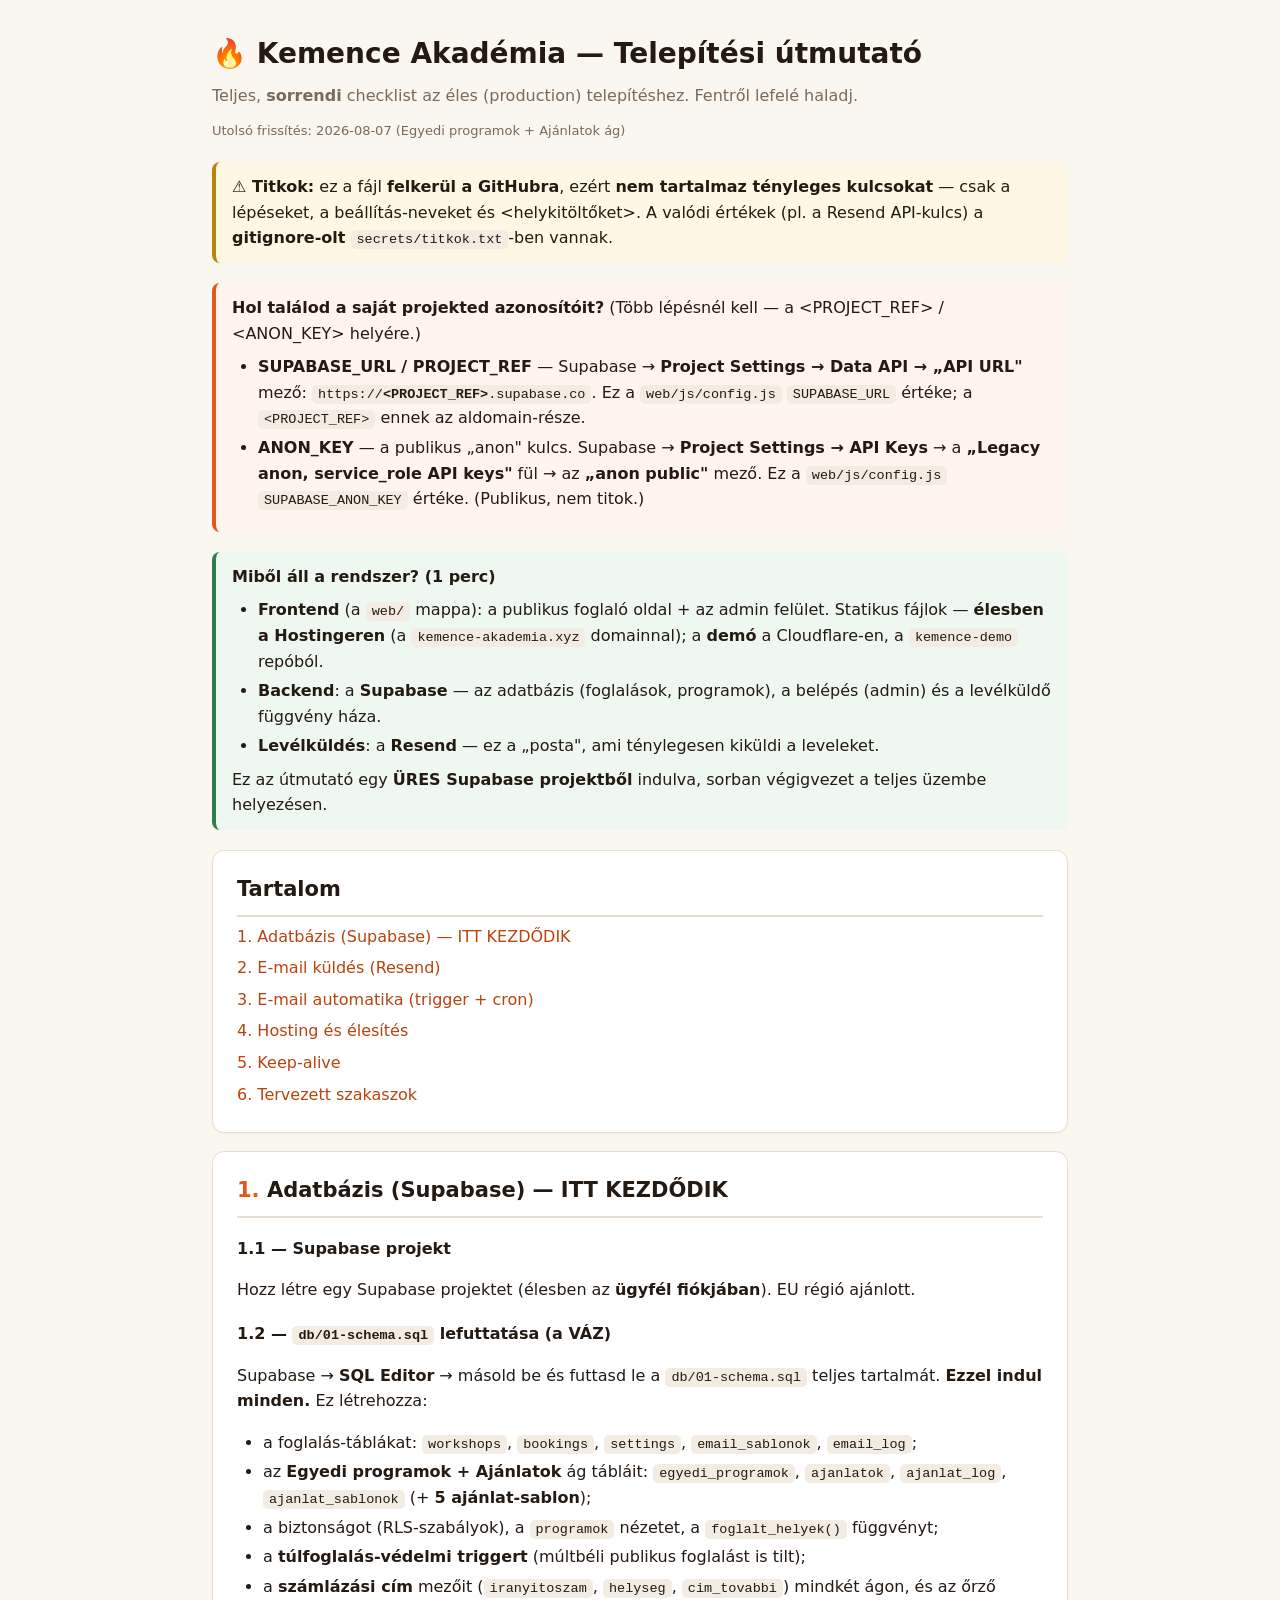
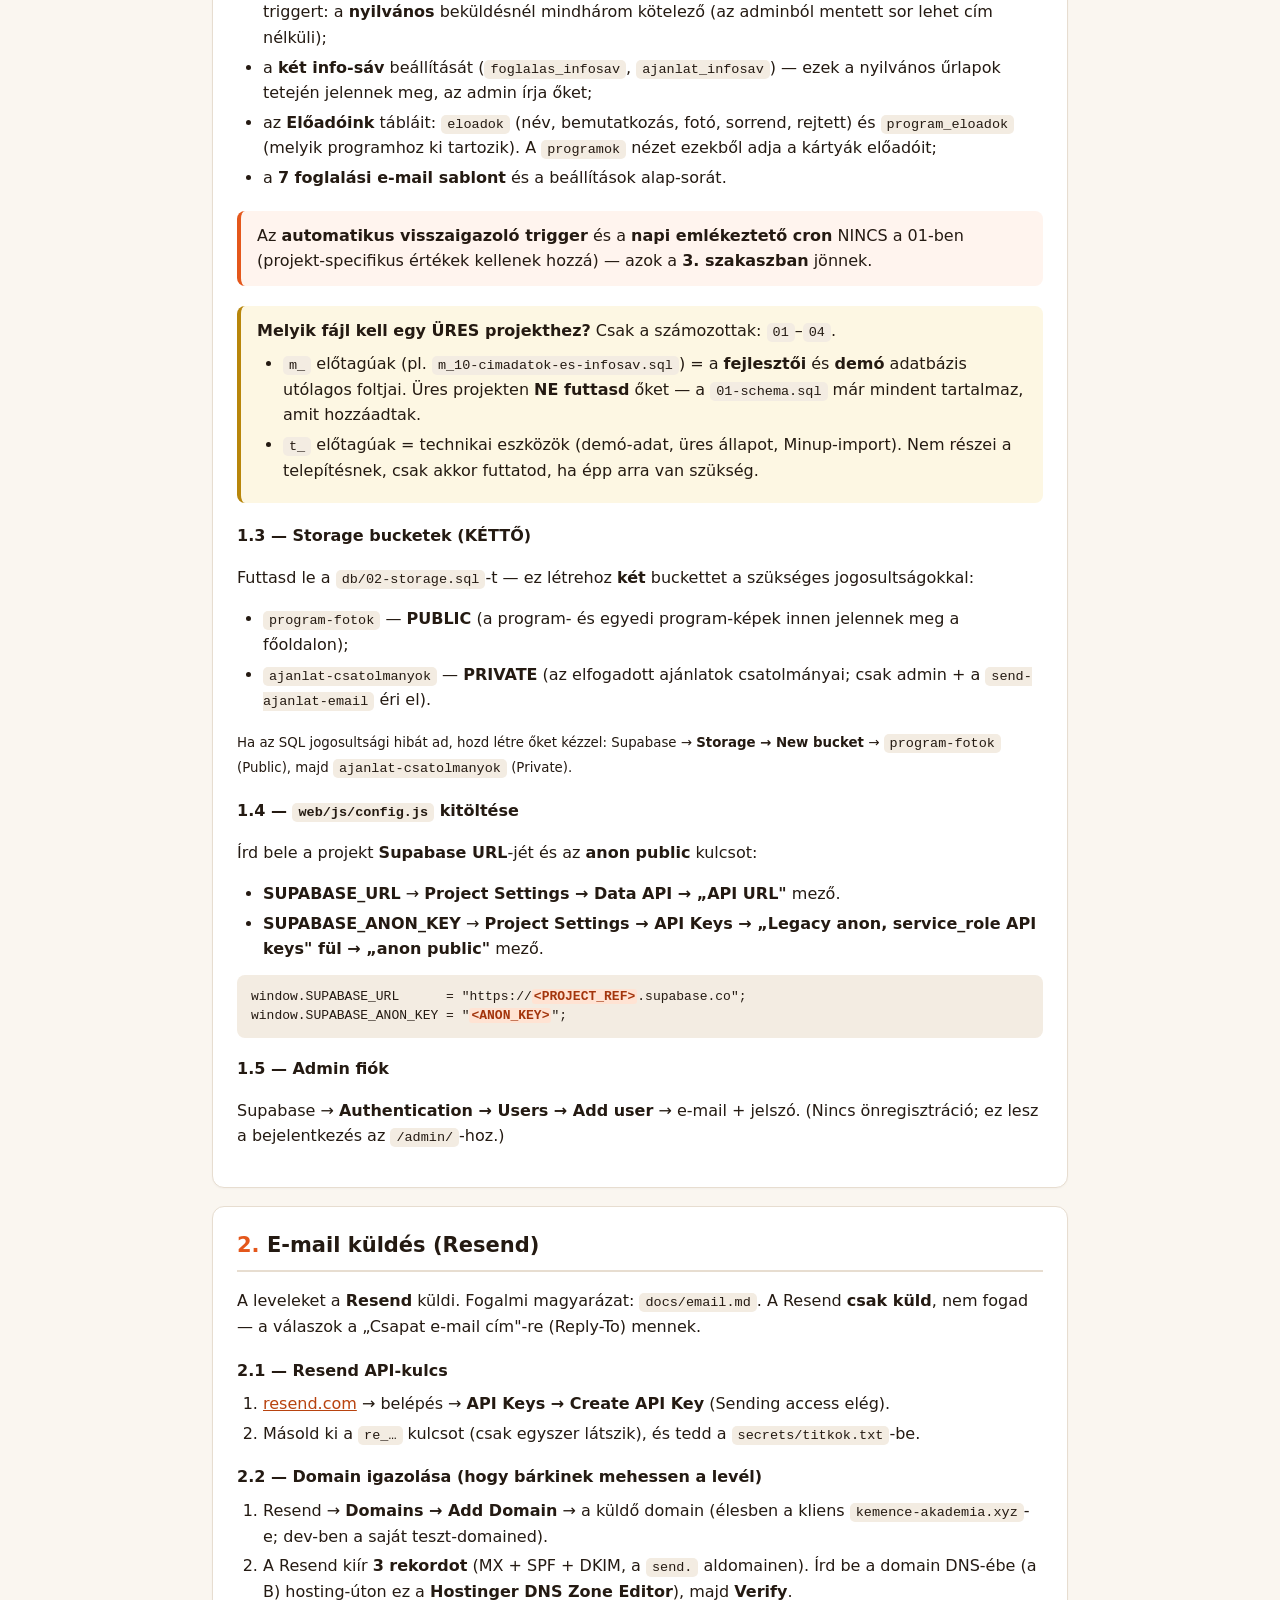
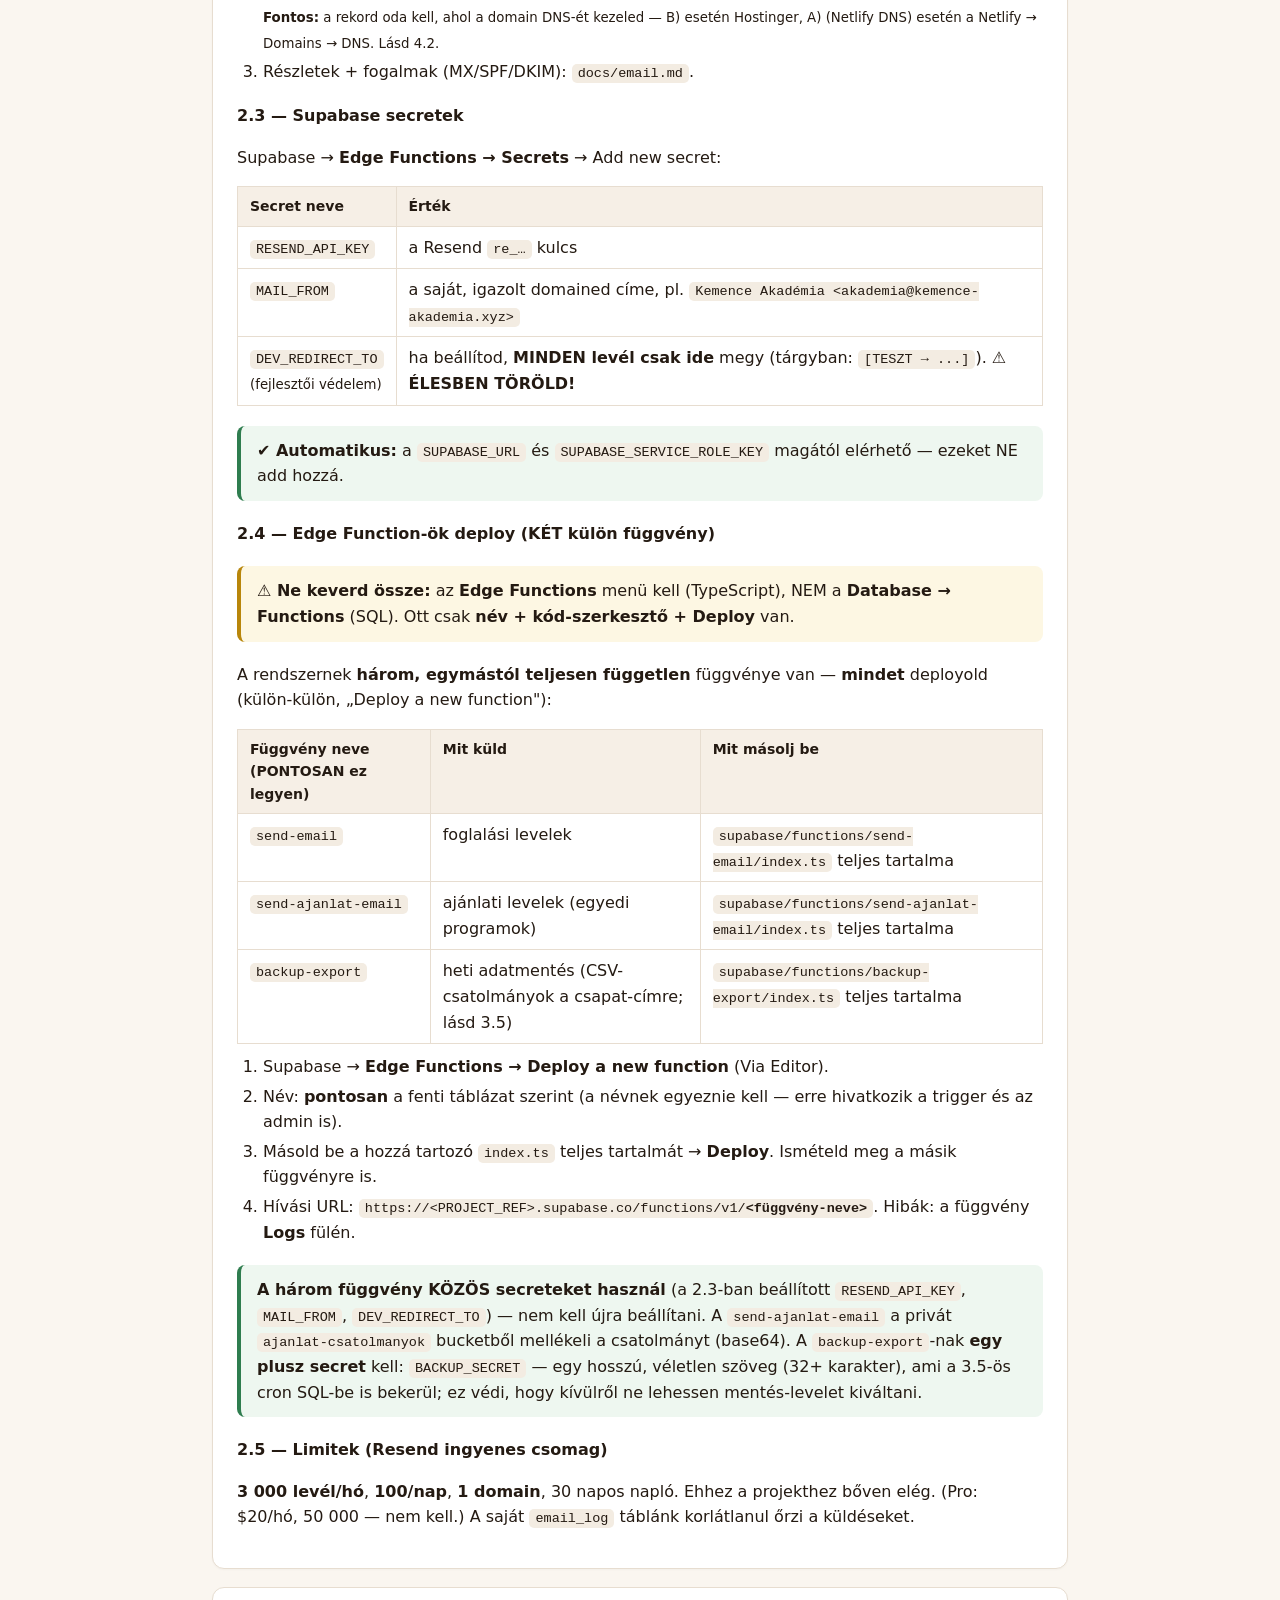
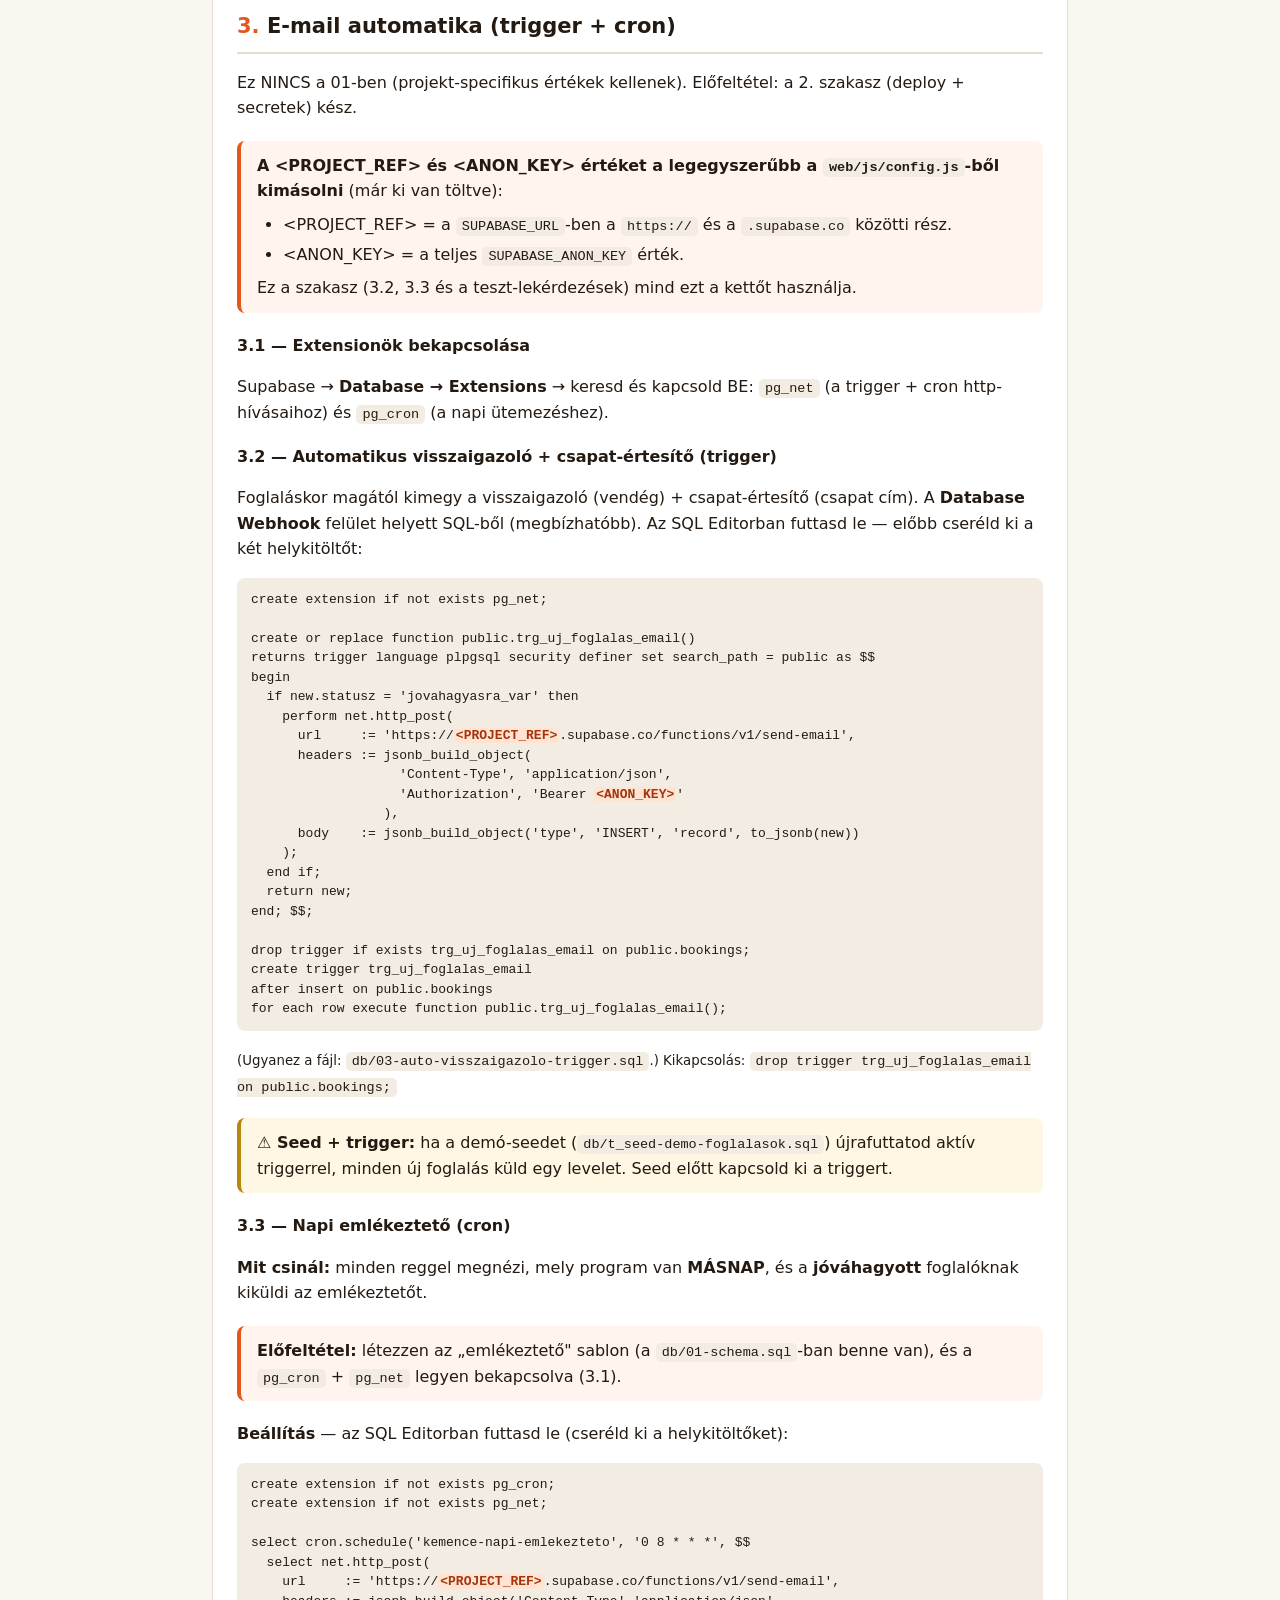
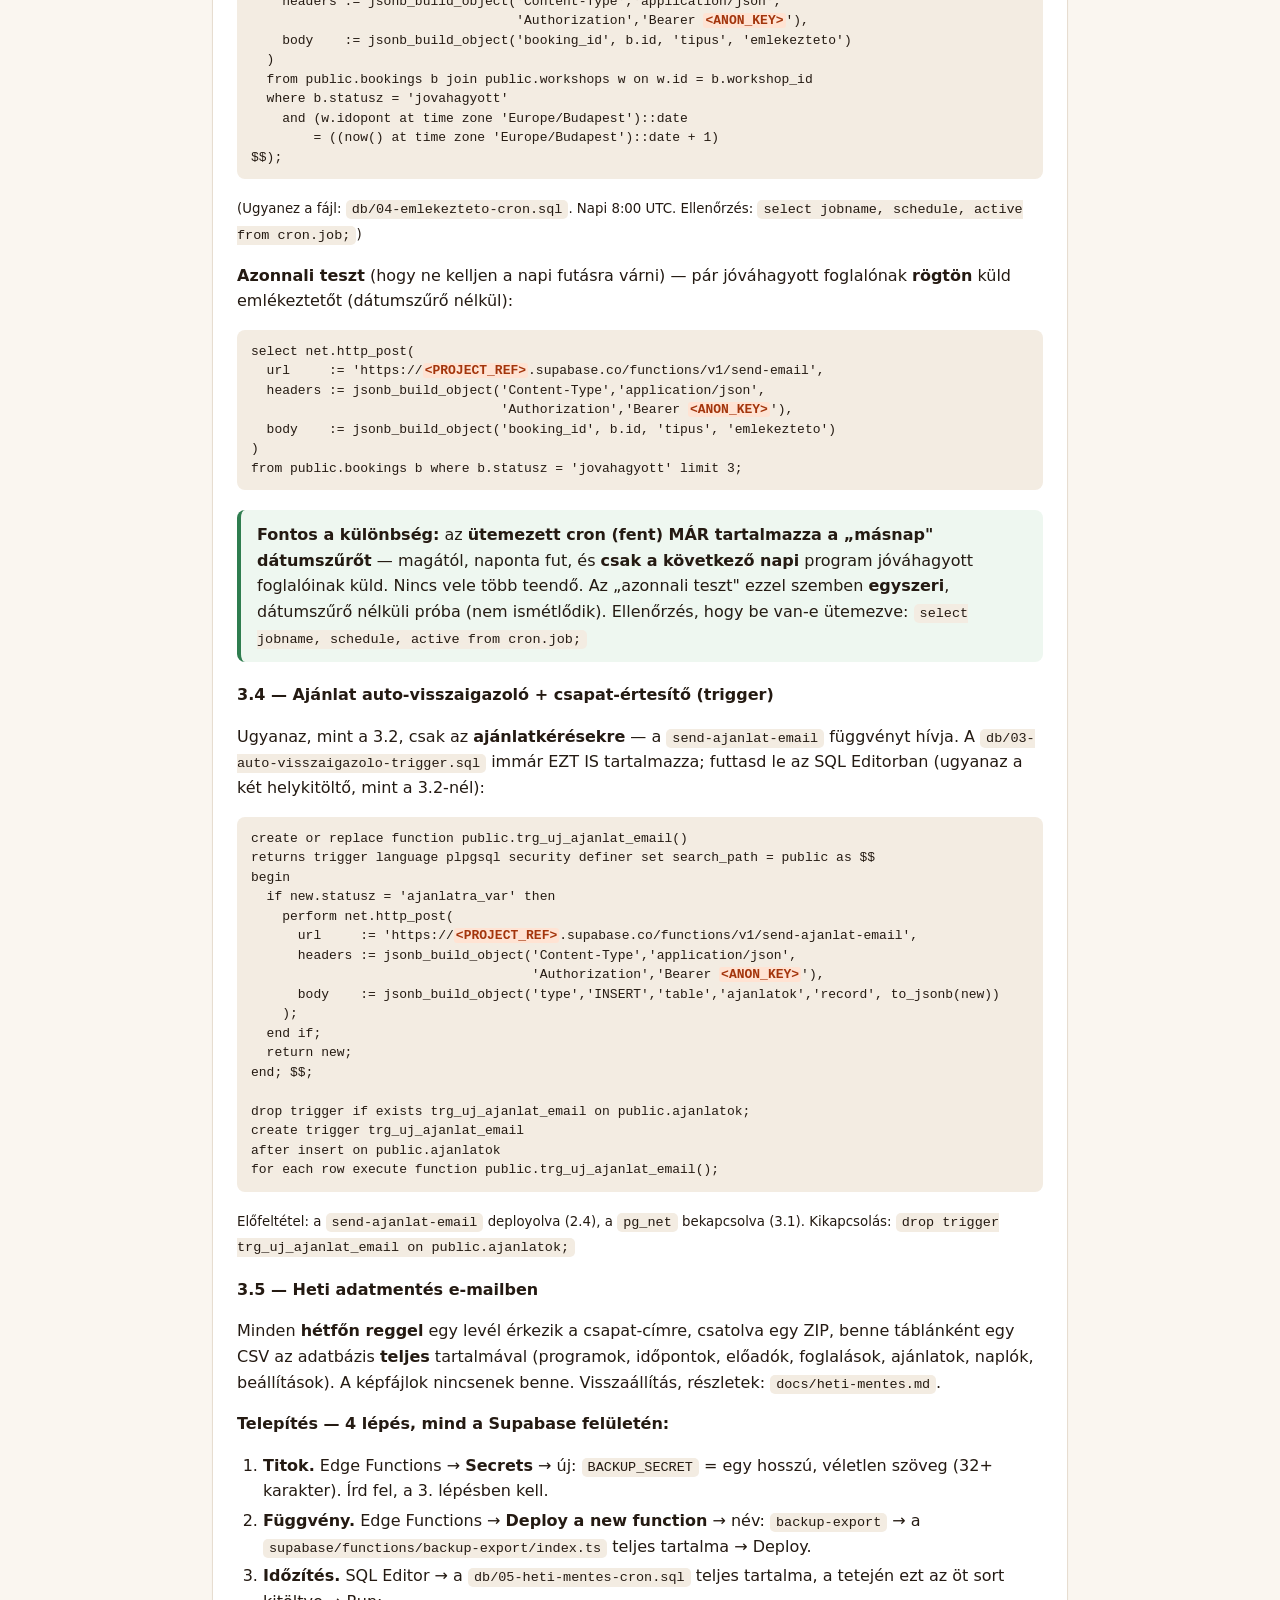
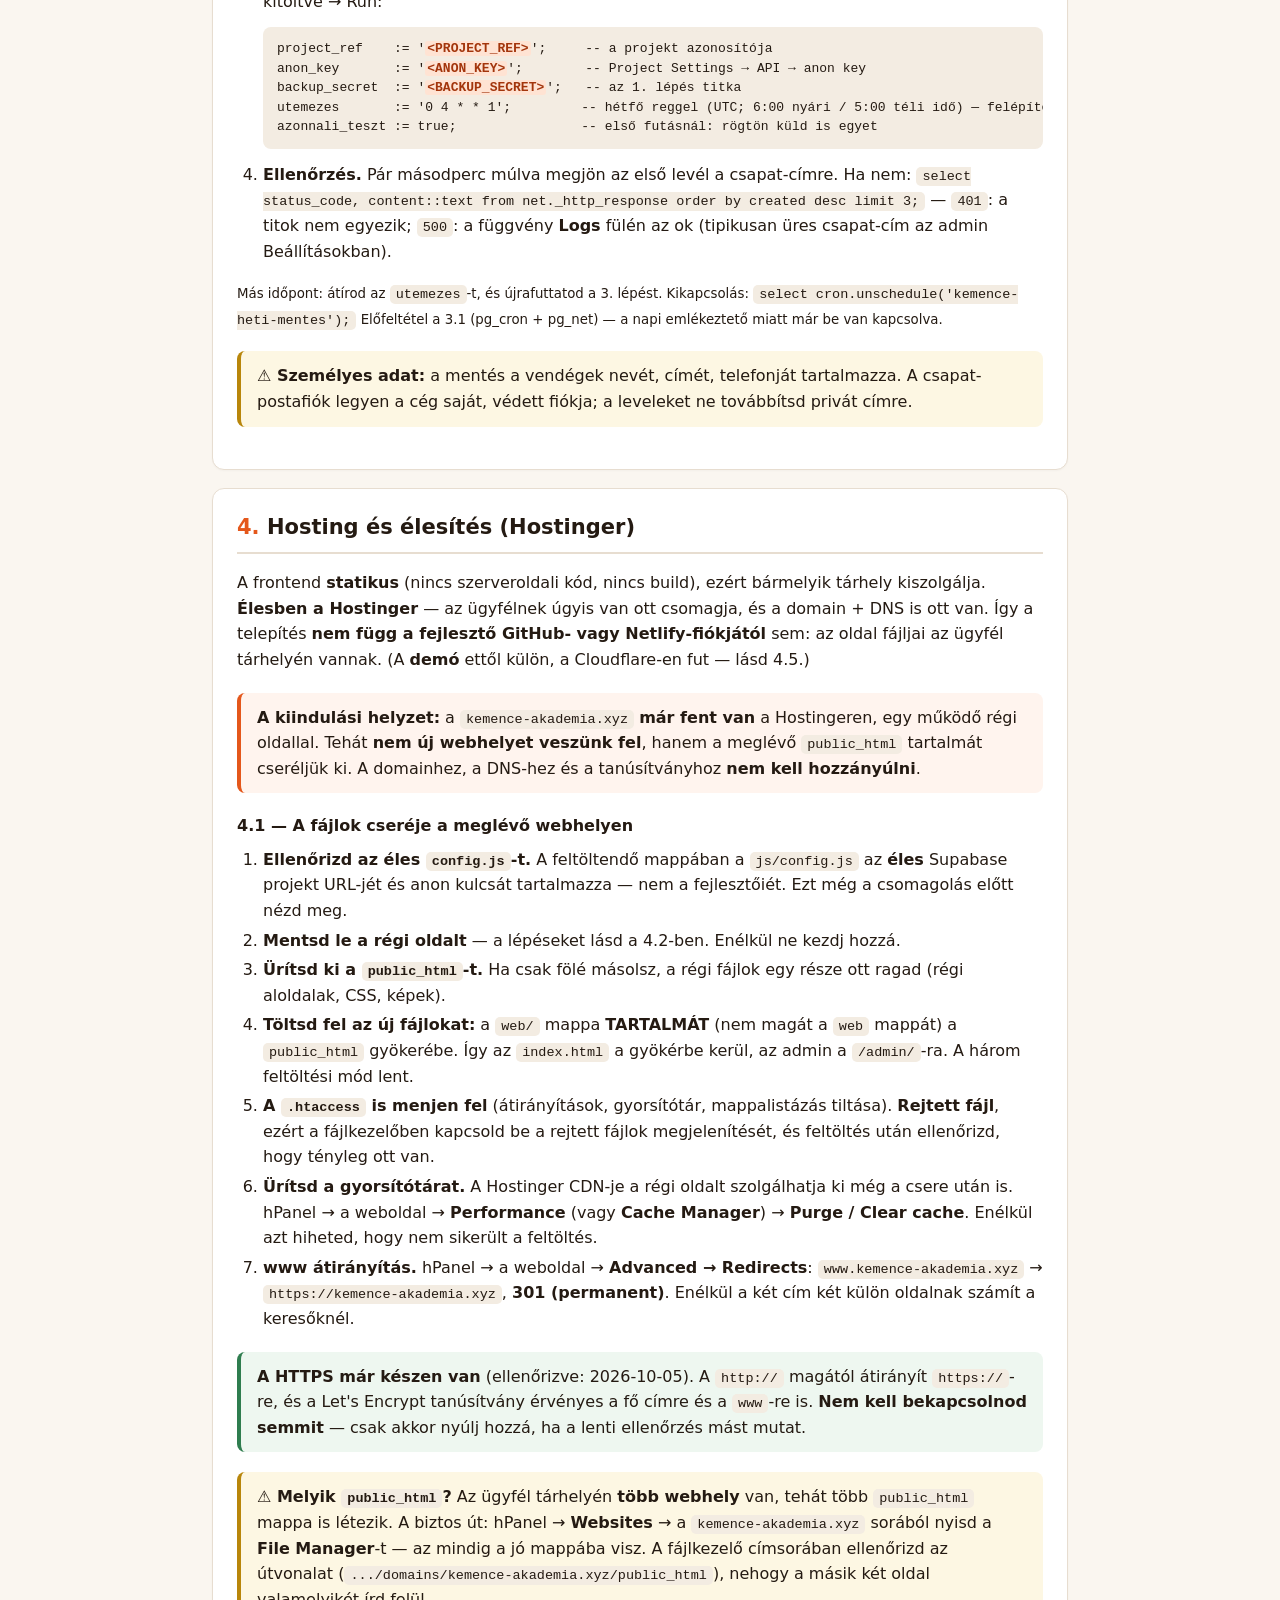
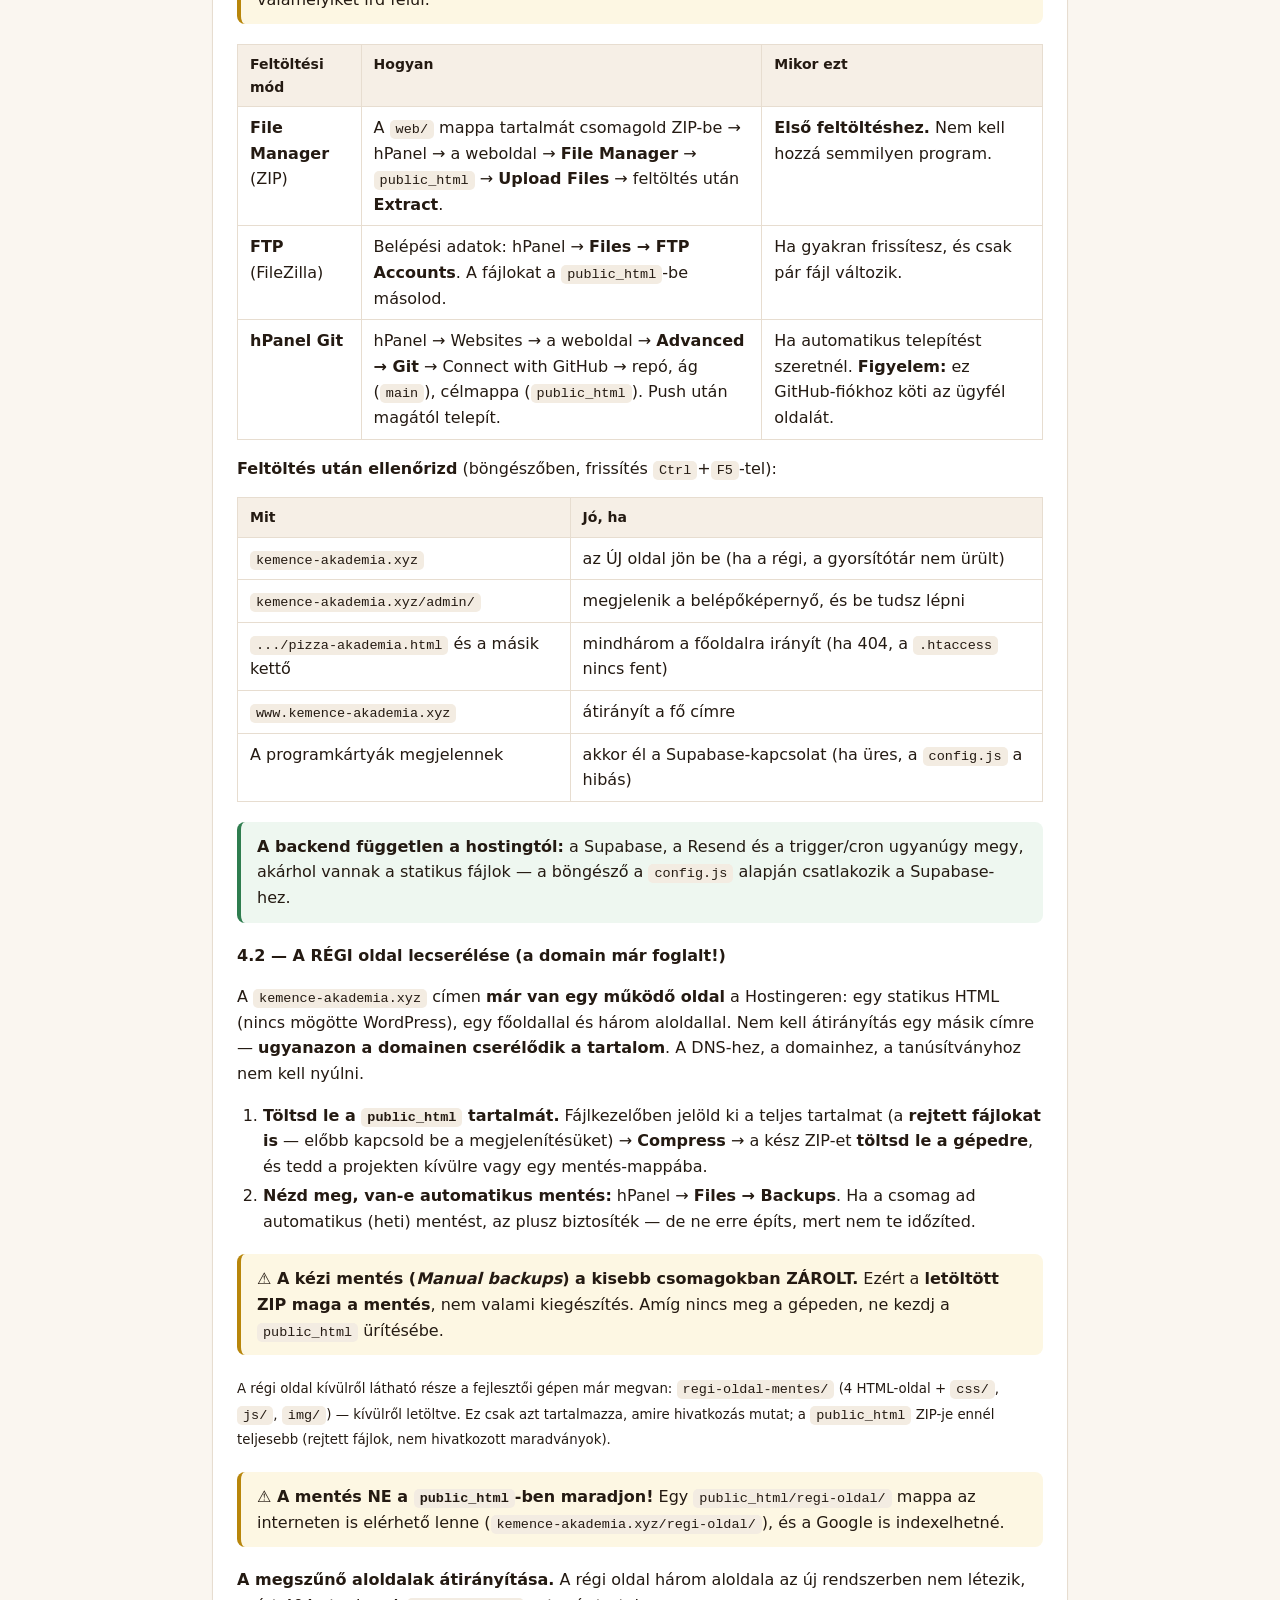
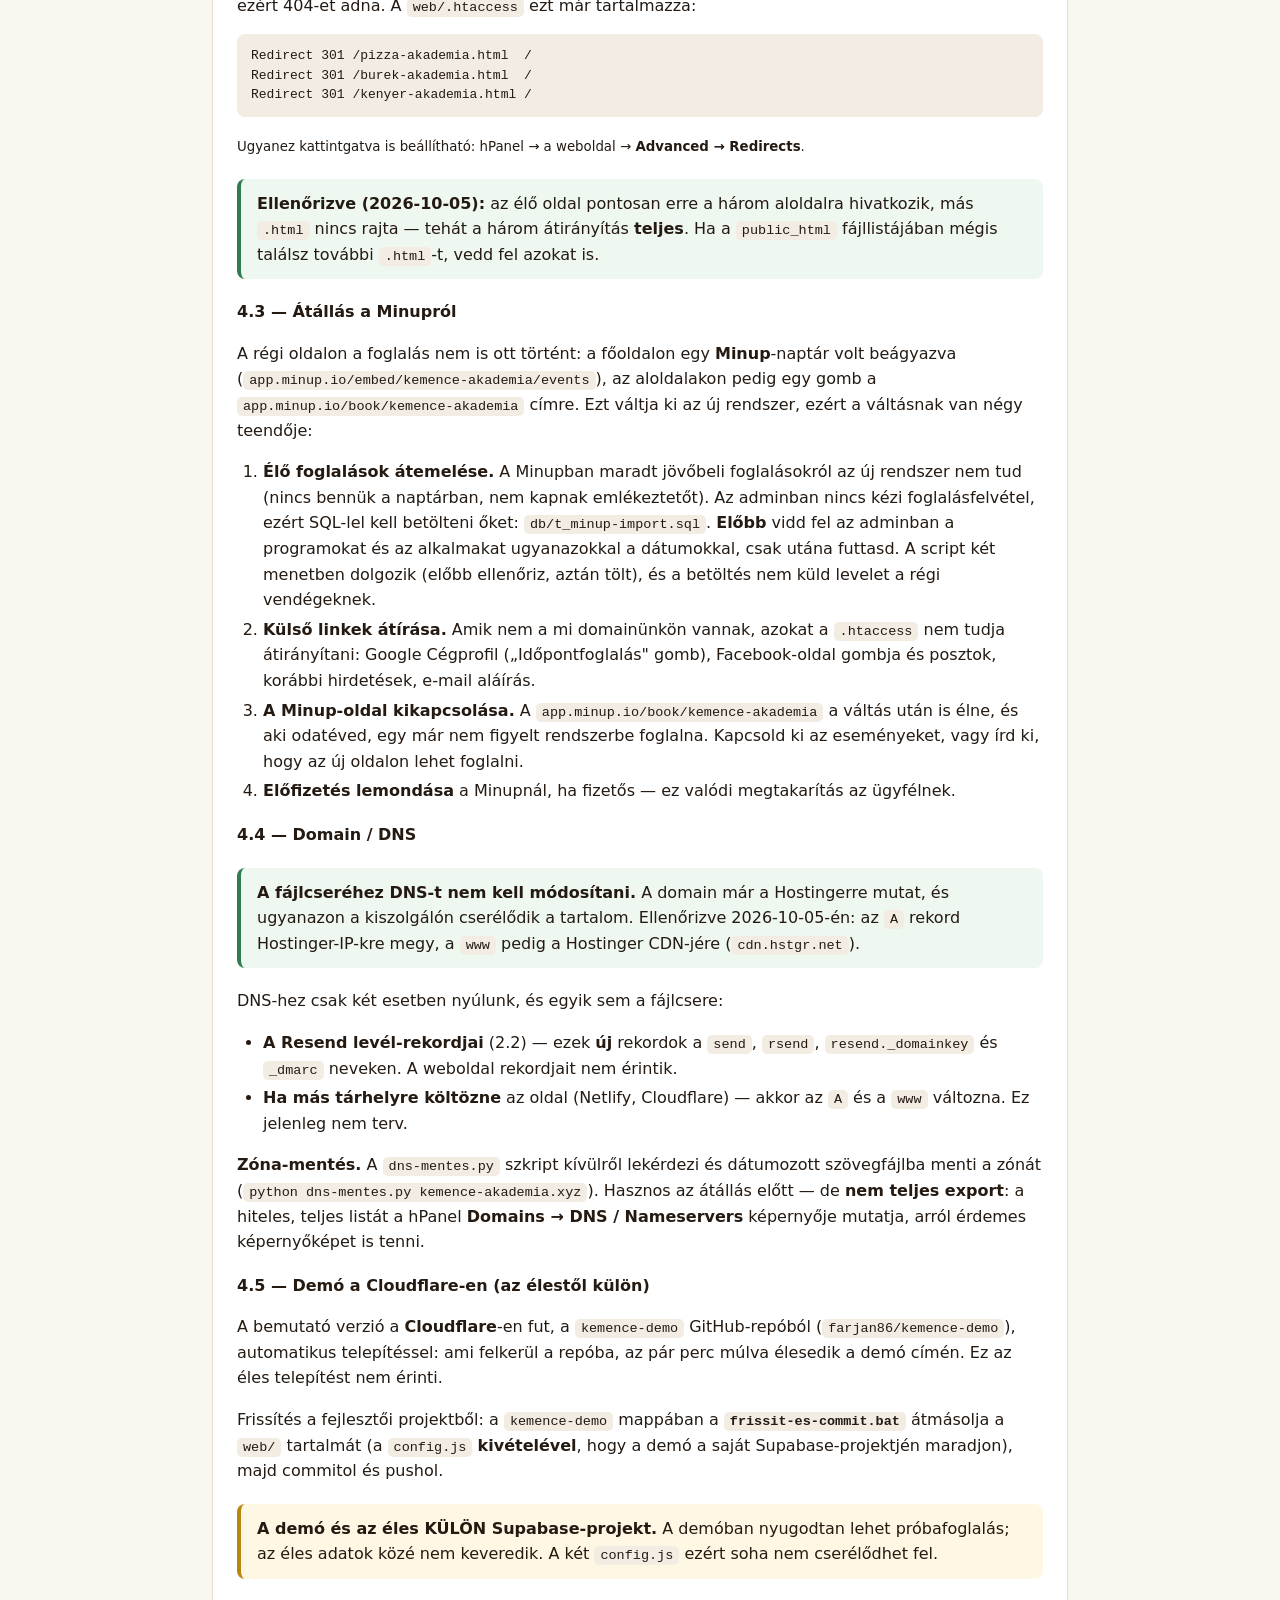
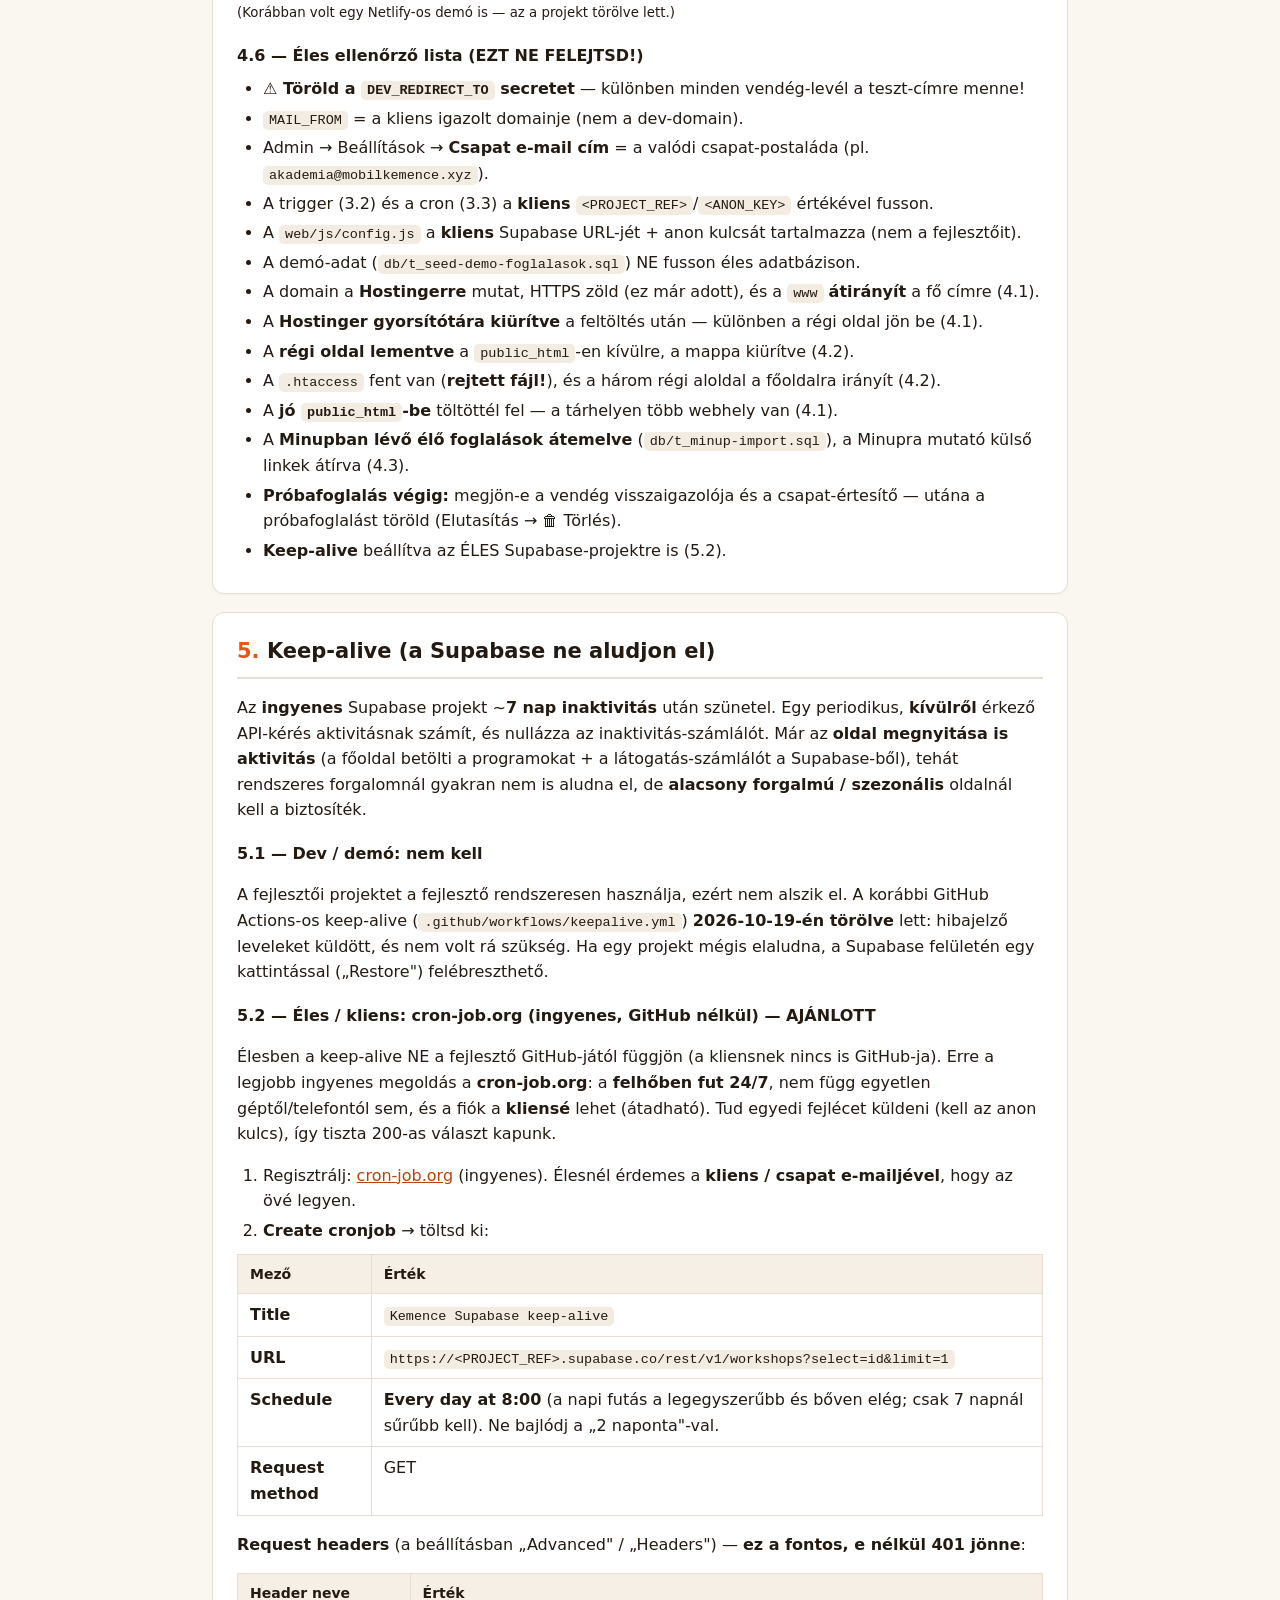
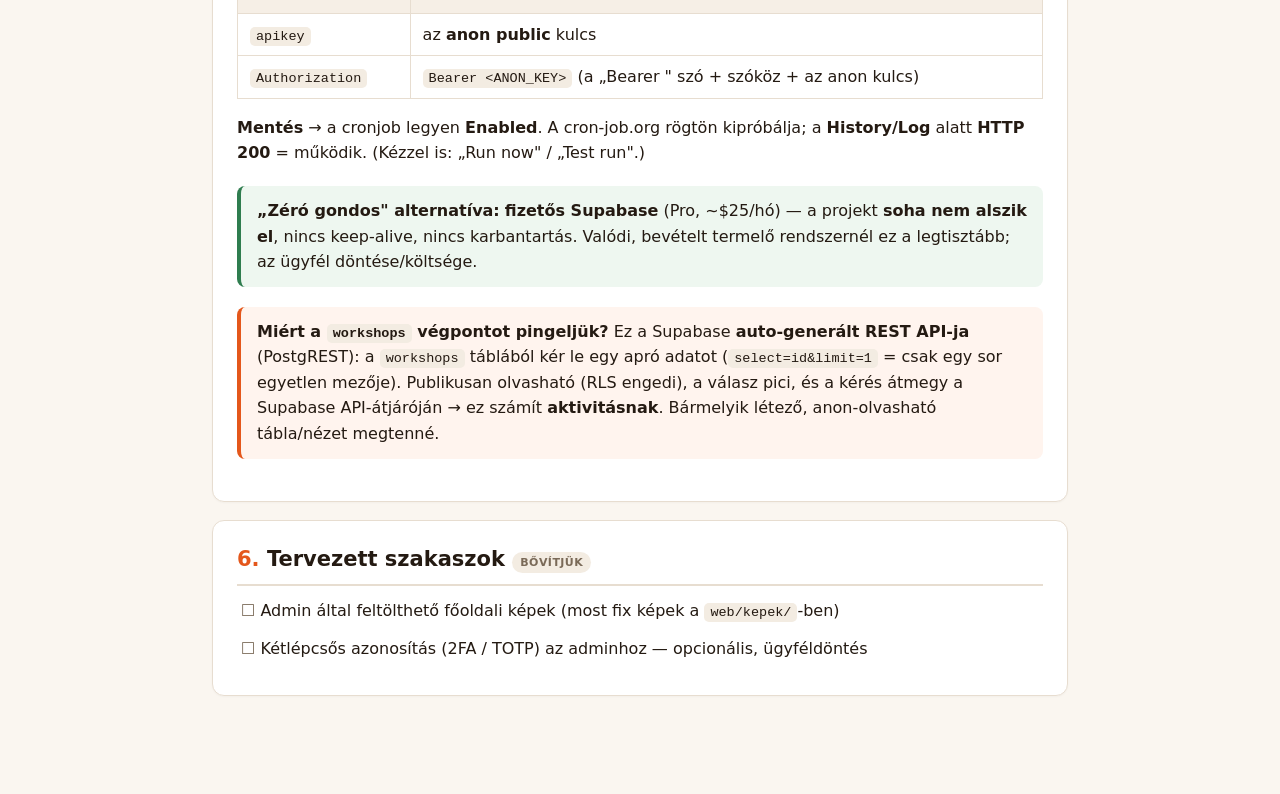
<file: install.html>
<!doctype html>
<html lang="hu">
<head>
<meta charset="utf-8">
<meta name="viewport" content="width=device-width, initial-scale=1">
<title>Kemence Akadémia — Telepítési útmutató</title>
<style>
  :root{
    --bg:#faf6f0; --card:#fff; --ink:#241a12; --muted:#7a6a58; --line:#e7ddd0;
    --accent:#e4571b; --accent-2:#b8430f; --ok:#2f7d4f; --warn:#b8860b; --code:#f3ece2;
  }
  *{box-sizing:border-box}
  body{margin:0; background:var(--bg); color:var(--ink);
    font-family:"Segoe UI",system-ui,-apple-system,sans-serif; line-height:1.6; font-size:16px}
  .wrap{max-width:900px; margin:0 auto; padding:32px 22px 80px}
  header h1{font-size:28px; margin:0 0 6px}
  header p.sub{color:var(--muted); margin:0 0 4px}
  .updated{color:var(--muted); font-size:13px}
  .callout{border-left:4px solid var(--accent); background:#fff4ee; padding:12px 16px; border-radius:8px; margin:20px 0}
  .callout.warn{border-color:var(--warn); background:#fdf7e3}
  .callout.ok{border-color:var(--ok); background:#eef7f0}
  .card{background:var(--card); border:1px solid var(--line); border-radius:12px; padding:22px 24px; margin:18px 0;
    box-shadow:0 1px 2px rgba(0,0,0,.03)}
  h2{font-size:21px; margin:0 0 4px; padding-bottom:8px; border-bottom:2px solid var(--line)}
  h2 .num{color:var(--accent); font-weight:800}
  h3{font-size:16px; margin:18px 0 6px}
  code,kbd{background:var(--code); padding:2px 6px; border-radius:5px; font-family:"Cascadia Code",Consolas,monospace; font-size:13.5px}
  pre{background:var(--code); padding:12px 14px; border-radius:8px; overflow:auto; font-size:13px; line-height:1.5}
  pre .repl{background:#ffe3d3; color:#a3350c; font-weight:700; border-radius:3px; padding:0 2px}
  table{border-collapse:collapse; width:100%; margin:10px 0}
  th,td{border:1px solid var(--line); padding:8px 12px; text-align:left; vertical-align:top}
  th{background:#f6efe6; font-size:14px}
  ol,ul{margin:8px 0 8px 4px; padding-left:22px}
  li{margin:4px 0}
  a{color:var(--accent-2)}
  .toc a{display:block; padding:3px 0; text-decoration:none; color:var(--accent-2)}
  .todo{list-style:none; padding-left:0}
  .todo li{padding:4px 0}
  .todo li::before{content:"☐ "; color:var(--muted)}
  .tag{display:inline-block; font-size:11px; font-weight:700; padding:2px 8px; border-radius:999px; text-transform:uppercase; letter-spacing:.04em}
  .tag.kesz{background:#eef7f0; color:var(--ok)} .tag.terv{background:#f3ece2; color:var(--muted)}
</style>
</head>
<body>
<div class="wrap">

<header>
  <h1>🔥 Kemence Akadémia — Telepítési útmutató</h1>
  <p class="sub">Teljes, <b>sorrendi</b> checklist az éles (production) telepítéshez. Fentről lefelé haladj.</p>
  <p class="updated">Utolsó frissítés: 2026-08-07 (Egyedi programok + Ajánlatok ág)</p>
</header>

<div class="callout warn">
  <b>⚠️ Titkok:</b> ez a fájl <b>felkerül a GitHubra</b>, ezért <b>nem tartalmaz tényleges kulcsokat</b> — csak a lépéseket, a beállítás-neveket és &lt;helykitöltőket&gt;.
  A valódi értékek (pl. a Resend API-kulcs) a <b>gitignore-olt</b> <code>secrets/titkok.txt</code>-ben vannak.
</div>

<div class="callout">
  <b>Hol találod a saját projekted azonosítóit?</b> (Több lépésnél kell — a <span class="repl">&lt;PROJECT_REF&gt;</span> / <span class="repl">&lt;ANON_KEY&gt;</span> helyére.)
  <ul>
    <li><b>SUPABASE_URL / PROJECT_REF</b> — Supabase → <b>Project Settings → Data API → „API URL"</b> mező: <code>https://<b>&lt;PROJECT_REF&gt;</b>.supabase.co</code>. Ez a <code>web/js/config.js</code> <code>SUPABASE_URL</code> értéke; a <code>&lt;PROJECT_REF&gt;</code> ennek az aldomain-része.</li>
    <li><b>ANON_KEY</b> — a publikus „anon" kulcs. Supabase → <b>Project Settings → API Keys</b> → a <b>„Legacy anon, service_role API keys"</b> fül → az <b>„anon public"</b> mező. Ez a <code>web/js/config.js</code> <code>SUPABASE_ANON_KEY</code> értéke. (Publikus, nem titok.)</li>
  </ul>
</div>

<div class="callout ok">
  <b>Miből áll a rendszer? (1 perc)</b>
  <ul>
    <li><b>Frontend</b> (a <code>web/</code> mappa): a publikus foglaló oldal + az admin felület. Statikus fájlok — <b>élesben a Hostingeren</b> (a <code>kemence-akademia.xyz</code> domainnal); a <b>demó</b> a Cloudflare-en, a <code>kemence-demo</code> repóból.</li>
    <li><b>Backend</b>: a <b>Supabase</b> — az adatbázis (foglalások, programok), a belépés (admin) és a levélküldő függvény háza.</li>
    <li><b>Levélküldés</b>: a <b>Resend</b> — ez a „posta", ami ténylegesen kiküldi a leveleket.</li>
  </ul>
  Ez az útmutató egy <b>ÜRES Supabase projektből</b> indulva, sorban végigvezet a teljes üzembe helyezésen.
</div>

<div class="card">
  <h2>Tartalom</h2>
  <nav class="toc">
    <a href="#db">1. Adatbázis (Supabase) — ITT KEZDŐDIK</a>
    <a href="#email">2. E-mail küldés (Resend)</a>
    <a href="#automata">3. E-mail automatika (trigger + cron)</a>
    <a href="#hosting">4. Hosting és élesítés</a>
    <a href="#keepalive">5. Keep-alive</a>
    <a href="#tervezett">6. Tervezett szakaszok</a>
  </nav>
</div>

<!-- ============================ 1. ADATBÁZIS ============================ -->
<div class="card" id="db">
  <h2><span class="num">1.</span> Adatbázis (Supabase) — ITT KEZDŐDIK</h2>

  <h3>1.1 — Supabase projekt</h3>
  <p>Hozz létre egy Supabase projektet (élesben az <b>ügyfél fiókjában</b>). EU régió ajánlott.</p>

  <h3>1.2 — <code>db/01-schema.sql</code> lefuttatása (a VÁZ)</h3>
  <p>Supabase → <b>SQL Editor</b> → másold be és futtasd le a <code>db/01-schema.sql</code> teljes tartalmát. <b>Ezzel indul minden.</b> Ez létrehozza:</p>
  <ul>
    <li>a foglalás-táblákat: <code>workshops</code>, <code>bookings</code>, <code>settings</code>, <code>email_sablonok</code>, <code>email_log</code>;</li>
    <li>az <b>Egyedi programok + Ajánlatok</b> ág tábláit: <code>egyedi_programok</code>, <code>ajanlatok</code>, <code>ajanlat_log</code>, <code>ajanlat_sablonok</code> (+ <b>5 ajánlat-sablon</b>);</li>
    <li>a biztonságot (RLS-szabályok), a <code>programok</code> nézetet, a <code>foglalt_helyek()</code> függvényt;</li>
    <li>a <b>túlfoglalás-védelmi triggert</b> (múltbéli publikus foglalást is tilt);</li>
    <li>a <b>számlázási cím</b> mezőit (<code>iranyitoszam</code>, <code>helyseg</code>, <code>cim_tovabbi</code>) mindkét ágon, és az őrző triggert: a <b>nyilvános</b> beküldésnél mindhárom kötelező (az adminból mentett sor lehet cím nélküli);</li>
    <li>a <b>két info-sáv</b> beállítását (<code>foglalas_infosav</code>, <code>ajanlat_infosav</code>) — ezek a nyilvános űrlapok tetején jelennek meg, az admin írja őket;</li>
    <li>az <b>Előadóink</b> tábláit: <code>eloadok</code> (név, bemutatkozás, fotó, sorrend, rejtett) és <code>program_eloadok</code> (melyik programhoz ki tartozik). A <code>programok</code> nézet ezekből adja a kártyák előadóit;</li>
    <li>a <b>7 foglalási e-mail sablont</b> és a beállítások alap-sorát.</li>
  </ul>
  <div class="callout">
    Az <b>automatikus visszaigazoló trigger</b> és a <b>napi emlékeztető cron</b> NINCS a 01-ben (projekt-specifikus értékek kellenek hozzá) — azok a <b>3. szakaszban</b> jönnek.
  </div>
  <div class="callout warn"><b>Melyik fájl kell egy ÜRES projekthez?</b> Csak a számozottak: <code>01</code>–<code>04</code>.
    <ul>
      <li><code>m_</code> előtagúak (pl. <code>m_10-cimadatok-es-infosav.sql</code>) = a <b>fejlesztői</b> és <b>demó</b> adatbázis utólagos foltjai. Üres projekten <b>NE futtasd</b> őket — a <code>01-schema.sql</code> már mindent tartalmaz, amit hozzáadtak.</li>
      <li><code>t_</code> előtagúak = technikai eszközök (demó-adat, üres állapot, Minup-import). Nem részei a telepítésnek, csak akkor futtatod, ha épp arra van szükség.</li>
    </ul>
  </div>

  <h3>1.3 — Storage bucketek (KÉTTŐ)</h3>
  <p>Futtasd le a <code>db/02-storage.sql</code>-t — ez létrehoz <b>két</b> buckettet a szükséges jogosultságokkal:</p>
  <ul>
    <li><code>program-fotok</code> — <b>PUBLIC</b> (a program- és egyedi program-képek innen jelennek meg a főoldalon);</li>
    <li><code>ajanlat-csatolmanyok</code> — <b>PRIVATE</b> (az elfogadott ajánlatok csatolmányai; csak admin + a <code>send-ajanlat-email</code> éri el).</li>
  </ul>
  <p><small>Ha az SQL jogosultsági hibát ad, hozd létre őket kézzel: Supabase → <b>Storage → New bucket</b> → <code>program-fotok</code> (Public), majd <code>ajanlat-csatolmanyok</code> (Private).</small></p>

  <h3>1.4 — <code>web/js/config.js</code> kitöltése</h3>
  <p>Írd bele a projekt <b>Supabase URL</b>-jét és az <b>anon public</b> kulcsot:</p>
  <ul>
    <li><b>SUPABASE_URL</b> → <b>Project Settings → Data API → „API URL"</b> mező.</li>
    <li><b>SUPABASE_ANON_KEY</b> → <b>Project Settings → API Keys → „Legacy anon, service_role API keys" fül → „anon public"</b> mező.</li>
  </ul>
  <pre>window.SUPABASE_URL      = "https://<span class="repl">&lt;PROJECT_REF&gt;</span>.supabase.co";
window.SUPABASE_ANON_KEY = "<span class="repl">&lt;ANON_KEY&gt;</span>";</pre>

  <h3>1.5 — Admin fiók</h3>
  <p>Supabase → <b>Authentication → Users → Add user</b> → e-mail + jelszó. (Nincs önregisztráció; ez lesz a bejelentkezés az <code>/admin/</code>-hoz.)</p>
</div>

<!-- ============================ 2. E-MAIL KÜLDÉS ============================ -->
<div class="card" id="email">
  <h2><span class="num">2.</span> E-mail küldés (Resend)</h2>
  <p>A leveleket a <b>Resend</b> küldi. Fogalmi magyarázat: <code>docs/email.md</code>. A Resend <b>csak küld</b>, nem fogad — a válaszok a „Csapat e-mail cím"-re (Reply-To) mennek.</p>

  <h3>2.1 — Resend API-kulcs</h3>
  <ol>
    <li><a href="https://resend.com" target="_blank">resend.com</a> → belépés → <b>API Keys → Create API Key</b> (Sending access elég).</li>
    <li>Másold ki a <code>re_…</code> kulcsot (csak egyszer látszik), és tedd a <code>secrets/titkok.txt</code>-be.</li>
  </ol>

  <h3>2.2 — Domain igazolása (hogy bárkinek mehessen a levél)</h3>
  <ol>
    <li>Resend → <b>Domains → Add Domain</b> → a küldő domain (élesben a kliens <code>kemence-akademia.xyz</code>-e; dev-ben a saját teszt-domained).</li>
    <li>A Resend kiír <b>3 rekordot</b> (MX + SPF + DKIM, a <code>send.</code> aldomainen). Írd be a domain DNS-ébe (a B) hosting-úton ez a <b>Hostinger DNS Zone Editor</b>), majd <b>Verify</b>. <br><small><b>Fontos:</b> a rekord oda kell, ahol a domain DNS-ét kezeled — B) esetén Hostinger, A) (Netlify DNS) esetén a Netlify → Domains → DNS. Lásd 4.2.</small></li>
    <li>Részletek + fogalmak (MX/SPF/DKIM): <code>docs/email.md</code>.</li>
  </ol>

  <h3>2.3 — Supabase secretek</h3>
  <p>Supabase → <b>Edge Functions → Secrets</b> → Add new secret:</p>
  <table>
    <tr><th>Secret neve</th><th>Érték</th></tr>
    <tr><td><code>RESEND_API_KEY</code></td><td>a Resend <code>re_…</code> kulcs</td></tr>
    <tr><td><code>MAIL_FROM</code></td><td>a saját, igazolt domained címe, pl. <code>Kemence Akadémia &lt;akademia@kemence-akademia.xyz&gt;</code></td></tr>
    <tr><td><code>DEV_REDIRECT_TO</code><br><small>(fejlesztői védelem)</small></td>
        <td>ha beállítod, <b>MINDEN levél csak ide</b> megy (tárgyban: <code>[TESZT → ...]</code>). <b>⚠️ ÉLESBEN TÖRÖLD!</b></td></tr>
  </table>
  <div class="callout ok"><b>✔ Automatikus:</b> a <code>SUPABASE_URL</code> és <code>SUPABASE_SERVICE_ROLE_KEY</code> magától elérhető — ezeket NE add hozzá.</div>

  <h3>2.4 — Edge Function-ök deploy (KÉT külön függvény)</h3>
  <div class="callout warn">
    <b>⚠️ Ne keverd össze:</b> az <b>Edge Functions</b> menü kell (TypeScript), NEM a <b>Database → Functions</b> (SQL). Ott csak <b>név + kód-szerkesztő + Deploy</b> van.
  </div>
  <p>A rendszernek <b>három, egymástól teljesen független</b> függvénye van — <b>mindet</b> deployold (külön-külön, „Deploy a new function"):</p>
  <table>
    <tr><th>Függvény neve (PONTOSAN ez legyen)</th><th>Mit küld</th><th>Mit másolj be</th></tr>
    <tr><td><code>send-email</code></td><td>foglalási levelek</td><td><code>supabase/functions/send-email/index.ts</code> teljes tartalma</td></tr>
    <tr><td><code>send-ajanlat-email</code></td><td>ajánlati levelek (egyedi programok)</td><td><code>supabase/functions/send-ajanlat-email/index.ts</code> teljes tartalma</td></tr>
    <tr><td><code>backup-export</code></td><td>heti adatmentés (CSV-csatolmányok a csapat-címre; lásd 3.5)</td><td><code>supabase/functions/backup-export/index.ts</code> teljes tartalma</td></tr>
  </table>
  <ol>
    <li>Supabase → <b>Edge Functions → Deploy a new function</b> (Via Editor).</li>
    <li>Név: <b>pontosan</b> a fenti táblázat szerint (a névnek egyeznie kell — erre hivatkozik a trigger és az admin is).</li>
    <li>Másold be a hozzá tartozó <code>index.ts</code> teljes tartalmát → <b>Deploy</b>. Ismételd meg a másik függvényre is.</li>
    <li>Hívási URL: <code>https://<span class="repl">&lt;PROJECT_REF&gt;</span>.supabase.co/functions/v1/<b>&lt;függvény-neve&gt;</b></code>. Hibák: a függvény <b>Logs</b> fülén.</li>
  </ol>
  <div class="callout ok"><b>A három függvény KÖZÖS secreteket használ</b> (a 2.3-ban beállított <code>RESEND_API_KEY</code>, <code>MAIL_FROM</code>, <code>DEV_REDIRECT_TO</code>) — nem kell újra beállítani. A <code>send-ajanlat-email</code> a privát <code>ajanlat-csatolmanyok</code> bucketből mellékeli a csatolmányt (base64). A <code>backup-export</code>-nak <b>egy plusz secret</b> kell: <code>BACKUP_SECRET</code> — egy hosszú, véletlen szöveg (32+ karakter), ami a 3.5-ös cron SQL-be is bekerül; ez védi, hogy kívülről ne lehessen mentés-levelet kiváltani.</div>

  <h3>2.5 — Limitek (Resend ingyenes csomag)</h3>
  <p><b>3 000 levél/hó</b>, <b>100/nap</b>, <b>1 domain</b>, 30 napos napló. Ehhez a projekthez bőven elég. (Pro: $20/hó, 50 000 — nem kell.) A saját <code>email_log</code> táblánk korlátlanul őrzi a küldéseket.</p>
</div>

<!-- ============================ 3. E-MAIL AUTOMATIKA ============================ -->
<div class="card" id="automata">
  <h2><span class="num">3.</span> E-mail automatika (trigger + cron)</h2>
  <p>Ez NINCS a 01-ben (projekt-specifikus értékek kellenek). Előfeltétel: a 2. szakasz (deploy + secretek) kész.</p>
  <div class="callout"><b>A <span class="repl">&lt;PROJECT_REF&gt;</span> és <span class="repl">&lt;ANON_KEY&gt;</span> értéket a legegyszerűbb a <code>web/js/config.js</code>-ből kimásolni</b> (már ki van töltve):
    <ul>
      <li><span class="repl">&lt;PROJECT_REF&gt;</span> = a <code>SUPABASE_URL</code>-ben a <code>https://</code> és a <code>.supabase.co</code> közötti rész.</li>
      <li><span class="repl">&lt;ANON_KEY&gt;</span> = a teljes <code>SUPABASE_ANON_KEY</code> érték.</li>
    </ul>
    Ez a szakasz (3.2, 3.3 és a teszt-lekérdezések) mind ezt a kettőt használja.
  </div>

  <h3>3.1 — Extensionök bekapcsolása</h3>
  <p>Supabase → <b>Database → Extensions</b> → keresd és kapcsold BE: <code>pg_net</code> (a trigger + cron http-hívásaihoz) és <code>pg_cron</code> (a napi ütemezéshez).</p>

  <h3>3.2 — Automatikus visszaigazoló + csapat-értesítő (trigger)</h3>
  <p>Foglaláskor magától kimegy a visszaigazoló (vendég) + csapat-értesítő (csapat cím). A <b>Database Webhook</b> felület helyett SQL-ből (megbízhatóbb). Az SQL Editorban futtasd le — előbb cseréld ki a <span class="repl">két helykitöltőt</span>:</p>
  <pre>create extension if not exists pg_net;

create or replace function public.trg_uj_foglalas_email()
returns trigger language plpgsql security definer set search_path = public as $$
begin
  if new.statusz = 'jovahagyasra_var' then
    perform net.http_post(
      url     := 'https://<span class="repl">&lt;PROJECT_REF&gt;</span>.supabase.co/functions/v1/send-email',
      headers := jsonb_build_object(
                   'Content-Type', 'application/json',
                   'Authorization', 'Bearer <span class="repl">&lt;ANON_KEY&gt;</span>'
                 ),
      body    := jsonb_build_object('type', 'INSERT', 'record', to_jsonb(new))
    );
  end if;
  return new;
end; $$;

drop trigger if exists trg_uj_foglalas_email on public.bookings;
create trigger trg_uj_foglalas_email
after insert on public.bookings
for each row execute function public.trg_uj_foglalas_email();</pre>
  <p><small>(Ugyanez a fájl: <code>db/03-auto-visszaigazolo-trigger.sql</code>.) Kikapcsolás: <code>drop trigger trg_uj_foglalas_email on public.bookings;</code></small></p>
  <div class="callout warn"><b>⚠️ Seed + trigger:</b> ha a demó-seedet (<code>db/t_seed-demo-foglalasok.sql</code>) újrafuttatod aktív triggerrel, minden új foglalás küld egy levelet. Seed előtt kapcsold ki a triggert.</div>

  <h3>3.3 — Napi emlékeztető (cron)</h3>
  <p><b>Mit csinál:</b> minden reggel megnézi, mely program van <b>MÁSNAP</b>, és a <b>jóváhagyott</b> foglalóknak kiküldi az emlékeztetőt.</p>
  <div class="callout"><b>Előfeltétel:</b> létezzen az „emlékeztető" sablon (a <code>db/01-schema.sql</code>-ban benne van), és a <code>pg_cron</code> + <code>pg_net</code> legyen bekapcsolva (3.1).</div>
  <p><b>Beállítás</b> — az SQL Editorban futtasd le (cseréld ki a <span class="repl">helykitöltőket</span>):</p>
  <pre>create extension if not exists pg_cron;
create extension if not exists pg_net;

select cron.schedule('kemence-napi-emlekezteto', '0 8 * * *', $$
  select net.http_post(
    url     := 'https://<span class="repl">&lt;PROJECT_REF&gt;</span>.supabase.co/functions/v1/send-email',
    headers := jsonb_build_object('Content-Type','application/json',
                                  'Authorization','Bearer <span class="repl">&lt;ANON_KEY&gt;</span>'),
    body    := jsonb_build_object('booking_id', b.id, 'tipus', 'emlekezteto')
  )
  from public.bookings b join public.workshops w on w.id = b.workshop_id
  where b.statusz = 'jovahagyott'
    and (w.idopont at time zone 'Europe/Budapest')::date
        = ((now() at time zone 'Europe/Budapest')::date + 1)
$$);</pre>
  <p><small>(Ugyanez a fájl: <code>db/04-emlekezteto-cron.sql</code>. Napi 8:00 UTC. Ellenőrzés: <code>select jobname, schedule, active from cron.job;</code>)</small></p>

  <p><b>Azonnali teszt</b> (hogy ne kelljen a napi futásra várni) — pár jóváhagyott foglalónak <b>rögtön</b> küld emlékeztetőt (dátumszűrő nélkül):</p>
  <pre>select net.http_post(
  url     := 'https://<span class="repl">&lt;PROJECT_REF&gt;</span>.supabase.co/functions/v1/send-email',
  headers := jsonb_build_object('Content-Type','application/json',
                                'Authorization','Bearer <span class="repl">&lt;ANON_KEY&gt;</span>'),
  body    := jsonb_build_object('booking_id', b.id, 'tipus', 'emlekezteto')
)
from public.bookings b where b.statusz = 'jovahagyott' limit 3;</pre>

  <div class="callout ok">
    <b>Fontos a különbség:</b> az <b>ütemezett cron (fent) MÁR tartalmazza a „másnap" dátumszűrőt</b> — magától, naponta fut, és <b>csak a következő napi</b> program jóváhagyott foglalóinak küld. Nincs vele több teendő. Az „azonnali teszt" ezzel szemben <b>egyszeri</b>, dátumszűrő nélküli próba (nem ismétlődik). Ellenőrzés, hogy be van-e ütemezve: <code>select jobname, schedule, active from cron.job;</code>
  </div>

  <h3>3.4 — Ajánlat auto-visszaigazoló + csapat-értesítő (trigger)</h3>
  <p>Ugyanaz, mint a 3.2, csak az <b>ajánlatkérésekre</b> — a <code>send-ajanlat-email</code> függvényt hívja. A <code>db/03-auto-visszaigazolo-trigger.sql</code> immár EZT IS tartalmazza; futtasd le az SQL Editorban (ugyanaz a <span class="repl">két helykitöltő</span>, mint a 3.2-nél):</p>
  <pre>create or replace function public.trg_uj_ajanlat_email()
returns trigger language plpgsql security definer set search_path = public as $$
begin
  if new.statusz = 'ajanlatra_var' then
    perform net.http_post(
      url     := 'https://<span class="repl">&lt;PROJECT_REF&gt;</span>.supabase.co/functions/v1/send-ajanlat-email',
      headers := jsonb_build_object('Content-Type','application/json',
                                    'Authorization','Bearer <span class="repl">&lt;ANON_KEY&gt;</span>'),
      body    := jsonb_build_object('type','INSERT','table','ajanlatok','record', to_jsonb(new))
    );
  end if;
  return new;
end; $$;

drop trigger if exists trg_uj_ajanlat_email on public.ajanlatok;
create trigger trg_uj_ajanlat_email
after insert on public.ajanlatok
for each row execute function public.trg_uj_ajanlat_email();</pre>
  <p><small>Előfeltétel: a <code>send-ajanlat-email</code> deployolva (2.4), a <code>pg_net</code> bekapcsolva (3.1). Kikapcsolás: <code>drop trigger trg_uj_ajanlat_email on public.ajanlatok;</code></small></p>

  <h3>3.5 — Heti adatmentés e-mailben</h3>
  <p>Minden <b>hétfőn reggel</b> egy levél érkezik a csapat-címre, csatolva egy ZIP, benne táblánként egy CSV az adatbázis <b>teljes</b> tartalmával (programok, időpontok, előadók, foglalások, ajánlatok, naplók, beállítások). A képfájlok nincsenek benne. Visszaállítás, részletek: <code>docs/heti-mentes.md</code>.</p>

  <p><b>Telepítés — 4 lépés, mind a Supabase felületén:</b></p>
  <ol>
    <li><b>Titok.</b> Edge Functions → <b>Secrets</b> → új: <code>BACKUP_SECRET</code> = egy hosszú, véletlen szöveg (32+ karakter). Írd fel, a 3. lépésben kell.</li>
    <li><b>Függvény.</b> Edge Functions → <b>Deploy a new function</b> → név: <code>backup-export</code> → a <code>supabase/functions/backup-export/index.ts</code> teljes tartalma → Deploy.</li>
    <li><b>Időzítés.</b> SQL Editor → a <code>db/05-heti-mentes-cron.sql</code> teljes tartalma, a tetején ezt az öt sort kitöltve → Run:
      <pre>project_ref    := '<span class="repl">&lt;PROJECT_REF&gt;</span>';     -- a projekt azonosítója
anon_key       := '<span class="repl">&lt;ANON_KEY&gt;</span>';        -- Project Settings → API → anon key
backup_secret  := '<span class="repl">&lt;BACKUP_SECRET&gt;</span>';   -- az 1. lépés titka
utemezes       := '0 4 * * 1';         -- hétfő reggel (UTC; 6:00 nyári / 5:00 téli idő) — felépítés + példák a fájl fejlécében
azonnali_teszt := true;                -- első futásnál: rögtön küld is egyet</pre></li>
    <li><b>Ellenőrzés.</b> Pár másodperc múlva megjön az első levél a csapat-címre. Ha nem: <code>select status_code, content::text from net._http_response order by created desc limit 3;</code> — <code>401</code>: a titok nem egyezik; <code>500</code>: a függvény <b>Logs</b> fülén az ok (tipikusan üres csapat-cím az admin Beállításokban).</li>
  </ol>
  <p><small>Más időpont: átírod az <code>utemezes</code>-t, és újrafuttatod a 3. lépést. Kikapcsolás: <code>select cron.unschedule('kemence-heti-mentes');</code> Előfeltétel a 3.1 (pg_cron + pg_net) — a napi emlékeztető miatt már be van kapcsolva.</small></p>
  <div class="callout warn"><b>⚠️ Személyes adat:</b> a mentés a vendégek nevét, címét, telefonját tartalmazza. A csapat-postafiók legyen a cég saját, védett fiókja; a leveleket ne továbbítsd privát címre.</div>
</div>

<!-- ============================ 4. HOSTING / ÉLESÍTÉS ============================ -->
<div class="card" id="hosting">
  <h2><span class="num">4.</span> Hosting és élesítés (Hostinger)</h2>
  <p>A frontend <b>statikus</b> (nincs szerveroldali kód, nincs build), ezért bármelyik tárhely kiszolgálja. <b>Élesben a Hostinger</b> — az ügyfélnek úgyis van ott csomagja, és a domain + DNS is ott van. Így a telepítés <b>nem függ a fejlesztő GitHub- vagy Netlify-fiókjától</b> sem: az oldal fájljai az ügyfél tárhelyén vannak. (A <b>demó</b> ettől külön, a Cloudflare-en fut — lásd 4.5.)</p>
  <div class="callout"><b>A kiindulási helyzet:</b> a <code>kemence-akademia.xyz</code> <b>már fent van</b> a Hostingeren, egy működő régi oldallal. Tehát <b>nem új webhelyet veszünk fel</b>, hanem a meglévő <code>public_html</code> tartalmát cseréljük ki. A domainhez, a DNS-hez és a tanúsítványhoz <b>nem kell hozzányúlni</b>.</div>

  <h3>4.1 — A fájlok cseréje a meglévő webhelyen</h3>
  <ol>
    <li><b>Ellenőrizd az éles <code>config.js</code>-t.</b> A feltöltendő mappában a <code>js/config.js</code> az <b>éles</b> Supabase projekt URL-jét és anon kulcsát tartalmazza — nem a fejlesztőiét. Ezt még a csomagolás előtt nézd meg.</li>
    <li><b>Mentsd le a régi oldalt</b> — a lépéseket lásd a 4.2-ben. Enélkül ne kezdj hozzá.</li>
    <li><b>Ürítsd ki a <code>public_html</code>-t.</b> Ha csak fölé másolsz, a régi fájlok egy része ott ragad (régi aloldalak, CSS, képek).</li>
    <li><b>Töltsd fel az új fájlokat:</b> a <code>web/</code> mappa <b>TARTALMÁT</b> (nem magát a <code>web</code> mappát) a <code>public_html</code> gyökerébe. Így az <code>index.html</code> a gyökérbe kerül, az admin a <code>/admin/</code>-ra. A három feltöltési mód lent.</li>
    <li><b>A <code>.htaccess</code> is menjen fel</b> (átirányítások, gyorsítótár, mappalistázás tiltása). <b>Rejtett fájl</b>, ezért a fájlkezelőben kapcsold be a rejtett fájlok megjelenítését, és feltöltés után ellenőrizd, hogy tényleg ott van.</li>
    <li><b>Ürítsd a gyorsítótárat.</b> A Hostinger CDN-je a régi oldalt szolgálhatja ki még a csere után is. hPanel → a weboldal → <b>Performance</b> (vagy <b>Cache Manager</b>) → <b>Purge / Clear cache</b>. Enélkül azt hiheted, hogy nem sikerült a feltöltés.</li>
    <li><b>www átirányítás.</b> hPanel → a weboldal → <b>Advanced → Redirects</b>: <code>www.kemence-akademia.xyz</code> → <code>https://kemence-akademia.xyz</code>, <b>301 (permanent)</b>. Enélkül a két cím két külön oldalnak számít a keresőknél.</li>
  </ol>

  <div class="callout ok"><b>A HTTPS már készen van</b> (ellenőrizve: 2026-10-05). A <code>http://</code> magától átirányít <code>https://</code>-re, és a Let's Encrypt tanúsítvány érvényes a fő címre és a <code>www</code>-re is. <b>Nem kell bekapcsolnod semmit</b> — csak akkor nyúlj hozzá, ha a lenti ellenőrzés mást mutat.</div>

  <div class="callout warn"><b>⚠️ Melyik <code>public_html</code>?</b> Az ügyfél tárhelyén <b>több webhely</b> van, tehát több <code>public_html</code> mappa is létezik. A biztos út: hPanel → <b>Websites</b> → a <code>kemence-akademia.xyz</code> sorából nyisd a <b>File Manager</b>-t — az mindig a jó mappába visz. A fájlkezelő címsorában ellenőrizd az útvonalat (<code>.../domains/kemence-akademia.xyz/public_html</code>), nehogy a másik két oldal valamelyikét írd felül.</div>

  <table>
    <tr><th>Feltöltési mód</th><th>Hogyan</th><th>Mikor ezt</th></tr>
    <tr>
      <td><b>File Manager</b> (ZIP)</td>
      <td>A <code>web/</code> mappa tartalmát csomagold ZIP-be → hPanel → a weboldal → <b>File Manager</b> → <code>public_html</code> → <b>Upload Files</b> → feltöltés után <b>Extract</b>.</td>
      <td><b>Első feltöltéshez.</b> Nem kell hozzá semmilyen program.</td>
    </tr>
    <tr>
      <td><b>FTP</b> (FileZilla)</td>
      <td>Belépési adatok: hPanel → <b>Files → FTP Accounts</b>. A fájlokat a <code>public_html</code>-be másolod.</td>
      <td>Ha gyakran frissítesz, és csak pár fájl változik.</td>
    </tr>
    <tr>
      <td><b>hPanel Git</b></td>
      <td>hPanel → Websites → a weboldal → <b>Advanced → Git</b> → Connect with GitHub → repó, ág (<code>main</code>), célmappa (<code>public_html</code>). Push után magától telepít.</td>
      <td>Ha automatikus telepítést szeretnél. <b>Figyelem:</b> ez GitHub-fiókhoz köti az ügyfél oldalát.</td>
    </tr>
  </table>

  <p><b>Feltöltés után ellenőrizd</b> (böngészőben, frissítés <code>Ctrl</code>+<code>F5</code>-tel):</p>
  <table>
    <tr><th>Mit</th><th>Jó, ha</th></tr>
    <tr><td><code>kemence-akademia.xyz</code></td><td>az ÚJ oldal jön be (ha a régi, a gyorsítótár nem ürült)</td></tr>
    <tr><td><code>kemence-akademia.xyz/admin/</code></td><td>megjelenik a belépőképernyő, és be tudsz lépni</td></tr>
    <tr><td><code>.../pizza-akademia.html</code> és a másik kettő</td><td>mindhárom a főoldalra irányít (ha 404, a <code>.htaccess</code> nincs fent)</td></tr>
    <tr><td><code>www.kemence-akademia.xyz</code></td><td>átirányít a fő címre</td></tr>
    <tr><td>A programkártyák megjelennek</td><td>akkor él a Supabase-kapcsolat (ha üres, a <code>config.js</code> a hibás)</td></tr>
  </table>

  <div class="callout ok"><b>A backend független a hostingtól:</b> a Supabase, a Resend és a trigger/cron ugyanúgy megy, akárhol vannak a statikus fájlok — a böngésző a <code>config.js</code> alapján csatlakozik a Supabase-hez.</div>

  <h3>4.2 — A RÉGI oldal lecserélése (a domain már foglalt!)</h3>
  <p>A <code>kemence-akademia.xyz</code> címen <b>már van egy működő oldal</b> a Hostingeren: egy statikus HTML (nincs mögötte WordPress), egy főoldallal és három aloldallal. Nem kell átirányítás egy másik címre — <b>ugyanazon a domainen cserélődik a tartalom</b>. A DNS-hez, a domainhez, a tanúsítványhoz nem kell nyúlni.</p>
  <ol>
    <li><b>Töltsd le a <code>public_html</code> tartalmát.</b> Fájlkezelőben jelöld ki a teljes tartalmat (a <b>rejtett fájlokat is</b> — előbb kapcsold be a megjelenítésüket) → <b>Compress</b> → a kész ZIP-et <b>töltsd le a gépedre</b>, és tedd a projekten kívülre vagy egy mentés-mappába.</li>
    <li><b>Nézd meg, van-e automatikus mentés:</b> hPanel → <b>Files → Backups</b>. Ha a csomag ad automatikus (heti) mentést, az plusz biztosíték — de ne erre építs, mert nem te időzíted.</li>
  </ol>
  <div class="callout warn"><b>⚠️ A kézi mentés (<i>Manual backups</i>) a kisebb csomagokban ZÁROLT.</b> Ezért a <b>letöltött ZIP maga a mentés</b>, nem valami kiegészítés. Amíg nincs meg a gépeden, ne kezdj a <code>public_html</code> ürítésébe.</div>
  <p><small>A régi oldal kívülről látható része a fejlesztői gépen már megvan: <code>regi-oldal-mentes/</code> (4 HTML-oldal + <code>css/</code>, <code>js/</code>, <code>img/</code>) — kívülről letöltve. Ez csak azt tartalmazza, amire hivatkozás mutat; a <code>public_html</code> ZIP-je ennél teljesebb (rejtett fájlok, nem hivatkozott maradványok).</small></p>
  <div class="callout warn"><b>⚠️ A mentés NE a <code>public_html</code>-ben maradjon!</b> Egy <code>public_html/regi-oldal/</code> mappa az interneten is elérhető lenne (<code>kemence-akademia.xyz/regi-oldal/</code>), és a Google is indexelhetné.</div>
  <p><b>A megszűnő aloldalak átirányítása.</b> A régi oldal három aloldala az új rendszerben nem létezik, ezért 404-et adna. A <code>web/.htaccess</code> ezt már tartalmazza:</p>
  <pre>Redirect 301 /pizza-akademia.html  /
Redirect 301 /burek-akademia.html  /
Redirect 301 /kenyer-akademia.html /</pre>
  <p><small>Ugyanez kattintgatva is beállítható: hPanel → a weboldal → <b>Advanced → Redirects</b>.</small></p>
  <div class="callout ok"><b>Ellenőrizve (2026-10-05):</b> az élő oldal pontosan erre a három aloldalra hivatkozik, más <code>.html</code> nincs rajta — tehát a három átirányítás <b>teljes</b>. Ha a <code>public_html</code> fájllistájában mégis találsz további <code>.html</code>-t, vedd fel azokat is.</div>

  <h3>4.3 — Átállás a Minupról</h3>
  <p>A régi oldalon a foglalás nem is ott történt: a főoldalon egy <b>Minup</b>-naptár volt beágyazva (<code>app.minup.io/embed/kemence-akademia/events</code>), az aloldalakon pedig egy gomb a <code>app.minup.io/book/kemence-akademia</code> címre. Ezt váltja ki az új rendszer, ezért a váltásnak van négy teendője:</p>
  <ol>
    <li><b>Élő foglalások átemelése.</b> A Minupban maradt jövőbeli foglalásokról az új rendszer nem tud (nincs bennük a naptárban, nem kapnak emlékeztetőt). Az adminban nincs kézi foglalásfelvétel, ezért SQL-lel kell betölteni őket: <code>db/t_minup-import.sql</code>. <b>Előbb</b> vidd fel az adminban a programokat és az alkalmakat ugyanazokkal a dátumokkal, csak utána futtasd. A script két menetben dolgozik (előbb ellenőriz, aztán tölt), és a betöltés nem küld levelet a régi vendégeknek.</li>
    <li><b>Külső linkek átírása.</b> Amik nem a mi domainünkön vannak, azokat a <code>.htaccess</code> nem tudja átirányítani: Google Cégprofil („Időpontfoglalás" gomb), Facebook-oldal gombja és posztok, korábbi hirdetések, e-mail aláírás.</li>
    <li><b>A Minup-oldal kikapcsolása.</b> A <code>app.minup.io/book/kemence-akademia</code> a váltás után is élne, és aki odatéved, egy már nem figyelt rendszerbe foglalna. Kapcsold ki az eseményeket, vagy írd ki, hogy az új oldalon lehet foglalni.</li>
    <li><b>Előfizetés lemondása</b> a Minupnál, ha fizetős — ez valódi megtakarítás az ügyfélnek.</li>
  </ol>

  <h3>4.4 — Domain / DNS</h3>
  <div class="callout ok"><b>A fájlcseréhez DNS-t nem kell módosítani.</b> A domain már a Hostingerre mutat, és ugyanazon a kiszolgálón cserélődik a tartalom. Ellenőrizve 2026-10-05-én: az <code>A</code> rekord Hostinger-IP-kre megy, a <code>www</code> pedig a Hostinger CDN-jére (<code>cdn.hstgr.net</code>).</div>
  <p>DNS-hez csak két esetben nyúlunk, és egyik sem a fájlcsere:</p>
  <ul>
    <li><b>A Resend levél-rekordjai</b> (2.2) — ezek <b>új</b> rekordok a <code>send</code>, <code>rsend</code>, <code>resend._domainkey</code> és <code>_dmarc</code> neveken. A weboldal rekordjait nem érintik.</li>
    <li><b>Ha más tárhelyre költözne</b> az oldal (Netlify, Cloudflare) — akkor az <code>A</code> és a <code>www</code> változna. Ez jelenleg nem terv.</li>
  </ul>
  <p><b>Zóna-mentés.</b> A <code>dns-mentes.py</code> szkript kívülről lekérdezi és dátumozott szövegfájlba menti a zónát (<code>python dns-mentes.py kemence-akademia.xyz</code>). Hasznos az átállás előtt — de <b>nem teljes export</b>: a hiteles, teljes listát a hPanel <b>Domains → DNS / Nameservers</b> képernyője mutatja, arról érdemes képernyőképet is tenni.</p>

  <h3>4.5 — Demó a Cloudflare-en (az élestől külön)</h3>
  <p>A bemutató verzió a <b>Cloudflare</b>-en fut, a <code>kemence-demo</code> GitHub-repóból (<code>farjan86/kemence-demo</code>), automatikus telepítéssel: ami felkerül a repóba, az pár perc múlva élesedik a demó címén. Ez az éles telepítést nem érinti.</p>
  <p>Frissítés a fejlesztői projektből: a <code>kemence-demo</code> mappában a <b><code>frissit-es-commit.bat</code></b> átmásolja a <code>web/</code> tartalmát (a <code>config.js</code> <b>kivételével</b>, hogy a demó a saját Supabase-projektjén maradjon), majd commitol és pushol.</p>
  <div class="callout warn"><b>A demó és az éles KÜLÖN Supabase-projekt.</b> A demóban nyugodtan lehet próbafoglalás; az éles adatok közé nem keveredik. A két <code>config.js</code> ezért soha nem cserélődhet fel.</div>
  <p><small>(Korábban volt egy Netlify-os demó is — az a projekt törölve lett.)</small></p>

  <h3>4.6 — Éles ellenőrző lista (EZT NE FELEJTSD!)</h3>
  <ul>
    <li><b>⚠️ Töröld a <code>DEV_REDIRECT_TO</code> secretet</b> — különben minden vendég-levél a teszt-címre menne!</li>
    <li><code>MAIL_FROM</code> = a kliens igazolt domainje (nem a dev-domain).</li>
    <li>Admin → Beállítások → <b>Csapat e-mail cím</b> = a valódi csapat-postaláda (pl. <code>akademia@mobilkemence.xyz</code>).</li>
    <li>A trigger (3.2) és a cron (3.3) a <b>kliens</b> <code>&lt;PROJECT_REF&gt;</code>/<code>&lt;ANON_KEY&gt;</code> értékével fusson.</li>
    <li>A <code>web/js/config.js</code> a <b>kliens</b> Supabase URL-jét + anon kulcsát tartalmazza (nem a fejlesztőit).</li>
    <li>A demó-adat (<code>db/t_seed-demo-foglalasok.sql</code>) NE fusson éles adatbázison.</li>
    <li>A domain a <b>Hostingerre</b> mutat, HTTPS zöld (ez már adott), és a <code>www</code> <b>átirányít</b> a fő címre (4.1).</li>
    <li>A <b>Hostinger gyorsítótára kiürítve</b> a feltöltés után — különben a régi oldal jön be (4.1).</li>
    <li>A <b>régi oldal lementve</b> a <code>public_html</code>-en kívülre, a mappa kiürítve (4.2).</li>
    <li>A <code>.htaccess</code> fent van (<b>rejtett fájl!</b>), és a három régi aloldal a főoldalra irányít (4.2).</li>
    <li>A <b>jó <code>public_html</code>-be</b> töltöttél fel — a tárhelyen több webhely van (4.1).</li>
    <li>A <b>Minupban lévő élő foglalások átemelve</b> (<code>db/t_minup-import.sql</code>), a Minupra mutató külső linkek átírva (4.3).</li>
    <li><b>Próbafoglalás végig:</b> megjön-e a vendég visszaigazolója és a csapat-értesítő — utána a próbafoglalást töröld (Elutasítás → 🗑 Törlés).</li>
    <li><b>Keep-alive</b> beállítva az ÉLES Supabase-projektre is (5.2).</li>
  </ul>
</div>

<!-- ============================ 5. KEEP-ALIVE ============================ -->
<div class="card" id="keepalive">
  <h2><span class="num">5.</span> Keep-alive (a Supabase ne aludjon el)</h2>
  <p>Az <b>ingyenes</b> Supabase projekt ~<b>7 nap inaktivitás</b> után szünetel. Egy periodikus, <b>kívülről</b> érkező API-kérés aktivitásnak számít, és nullázza az inaktivitás-számlálót. Már az <b>oldal megnyitása is aktivitás</b> (a főoldal betölti a programokat + a látogatás-számlálót a Supabase-ből), tehát rendszeres forgalomnál gyakran nem is aludna el, de <b>alacsony forgalmú / szezonális</b> oldalnál kell a biztosíték.</p>
  <h3>5.1 — Dev / demó: nem kell</h3>
  <p>A fejlesztői projektet a fejlesztő rendszeresen használja, ezért nem alszik el. A korábbi GitHub Actions-os keep-alive (<code>.github/workflows/keepalive.yml</code>) <b>2026-10-19-én törölve</b> lett: hibajelző leveleket küldött, és nem volt rá szükség. Ha egy projekt mégis elaludna, a Supabase felületén egy kattintással („Restore") felébreszthető.</p>

  <h3>5.2 — Éles / kliens: cron-job.org (ingyenes, GitHub nélkül) — AJÁNLOTT</h3>
  <p>Élesben a keep-alive NE a fejlesztő GitHub-jától függjön (a kliensnek nincs is GitHub-ja). Erre a legjobb ingyenes megoldás a <b>cron-job.org</b>: a <b>felhőben fut 24/7</b>, nem függ egyetlen géptől/telefontól sem, és a fiók a <b>kliensé</b> lehet (átadható). Tud egyedi fejlécet küldeni (kell az anon kulcs), így tiszta 200-as választ kapunk.</p>
  <ol>
    <li>Regisztrálj: <a href="https://cron-job.org" target="_blank">cron-job.org</a> (ingyenes). Élesnél érdemes a <b>kliens / csapat e-mailjével</b>, hogy az övé legyen.</li>
    <li><b>Create cronjob</b> → töltsd ki:</li>
  </ol>
  <table>
    <tr><th>Mező</th><th>Érték</th></tr>
    <tr><td><b>Title</b></td><td><code>Kemence Supabase keep-alive</code></td></tr>
    <tr><td><b>URL</b></td><td><code>https://<span class="repl">&lt;PROJECT_REF&gt;</span>.supabase.co/rest/v1/workshops?select=id&amp;limit=1</code></td></tr>
    <tr><td><b>Schedule</b></td><td><b>Every day at 8:00</b> (a napi futás a legegyszerűbb és bőven elég; csak 7 napnál sűrűbb kell). Ne bajlódj a „2 naponta"-val.</td></tr>
    <tr><td><b>Request method</b></td><td>GET</td></tr>
  </table>
  <p><b>Request headers</b> (a beállításban „Advanced" / „Headers") — <b>ez a fontos, e nélkül 401 jönne</b>:</p>
  <table>
    <tr><th>Header neve</th><th>Érték</th></tr>
    <tr><td><code>apikey</code></td><td>az <b>anon public</b> kulcs</td></tr>
    <tr><td><code>Authorization</code></td><td><code>Bearer <span class="repl">&lt;ANON_KEY&gt;</span></code> (a „Bearer " szó + szóköz + az anon kulcs)</td></tr>
  </table>
  <p><b>Mentés</b> → a cronjob legyen <b>Enabled</b>. A cron-job.org rögtön kipróbálja; a <b>History/Log</b> alatt <b>HTTP 200</b> = működik. (Kézzel is: „Run now" / „Test run".)</p>
  <div class="callout ok"><b>„Zéró gondos" alternatíva:</b> <b>fizetős Supabase</b> (Pro, ~$25/hó) — a projekt <b>soha nem alszik el</b>, nincs keep-alive, nincs karbantartás. Valódi, bevételt termelő rendszernél ez a legtisztább; az ügyfél döntése/költsége.</div>
  <div class="callout"><b>Miért a <code>workshops</code> végpontot pingeljük?</b> Ez a Supabase <b>auto-generált REST API-ja</b> (PostgREST): a <code>workshops</code> táblából kér le egy apró adatot (<code>select=id&amp;limit=1</code> = csak egy sor egyetlen mezője). Publikusan olvasható (RLS engedi), a válasz pici, és a kérés átmegy a Supabase API-átjáróján → ez számít <b>aktivitásnak</b>. Bármelyik létező, anon-olvasható tábla/nézet megtenné.</div>
</div>

<!-- ============================ 6. TERVEZETT ============================ -->
<div class="card" id="tervezett">
  <h2><span class="num">6.</span> Tervezett szakaszok <span class="tag terv">bővítjük</span></h2>
  <ul class="todo">
    <li>Admin által feltölthető főoldali képek (most fix képek a <code>web/kepek/</code>-ben)</li>
    <li>Kétlépcsős azonosítás (2FA / TOTP) az adminhoz — opcionális, ügyféldöntés</li>
  </ul>
</div>

</div>
</body>
</html>
</file>
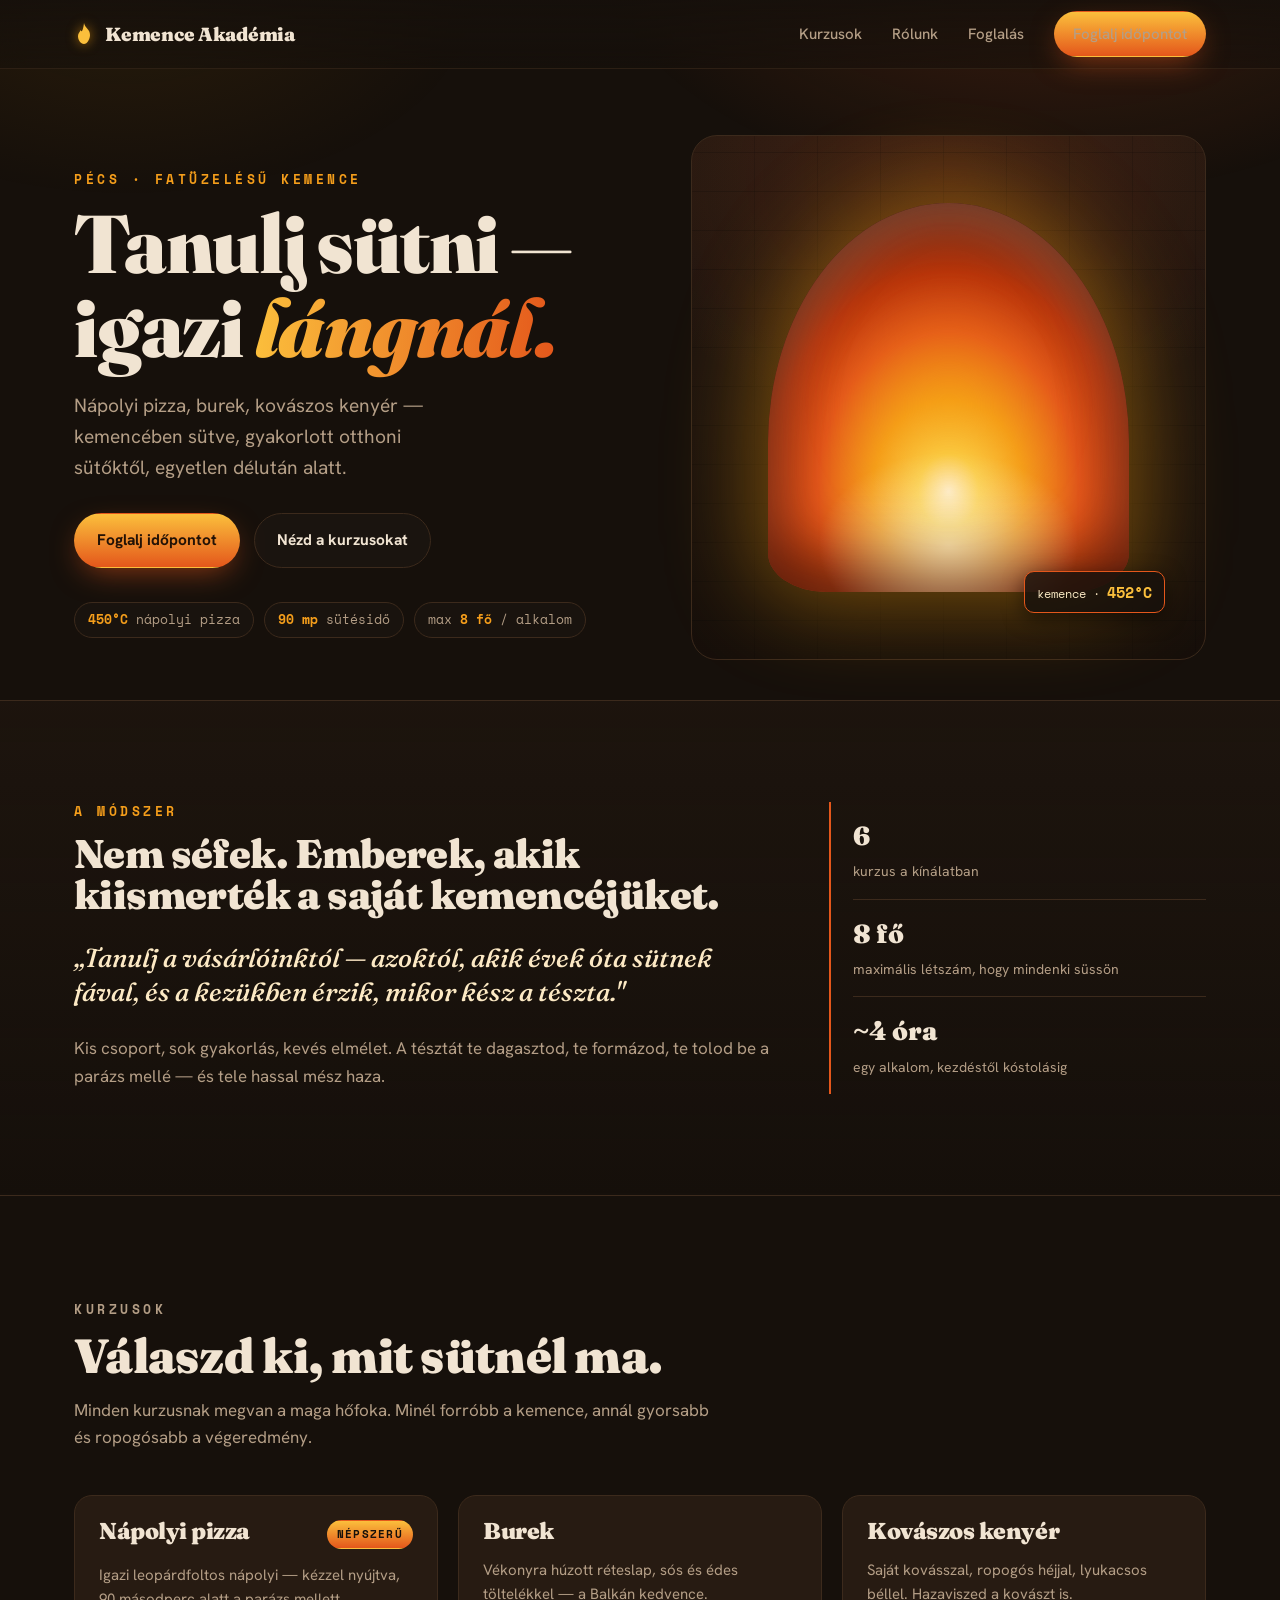
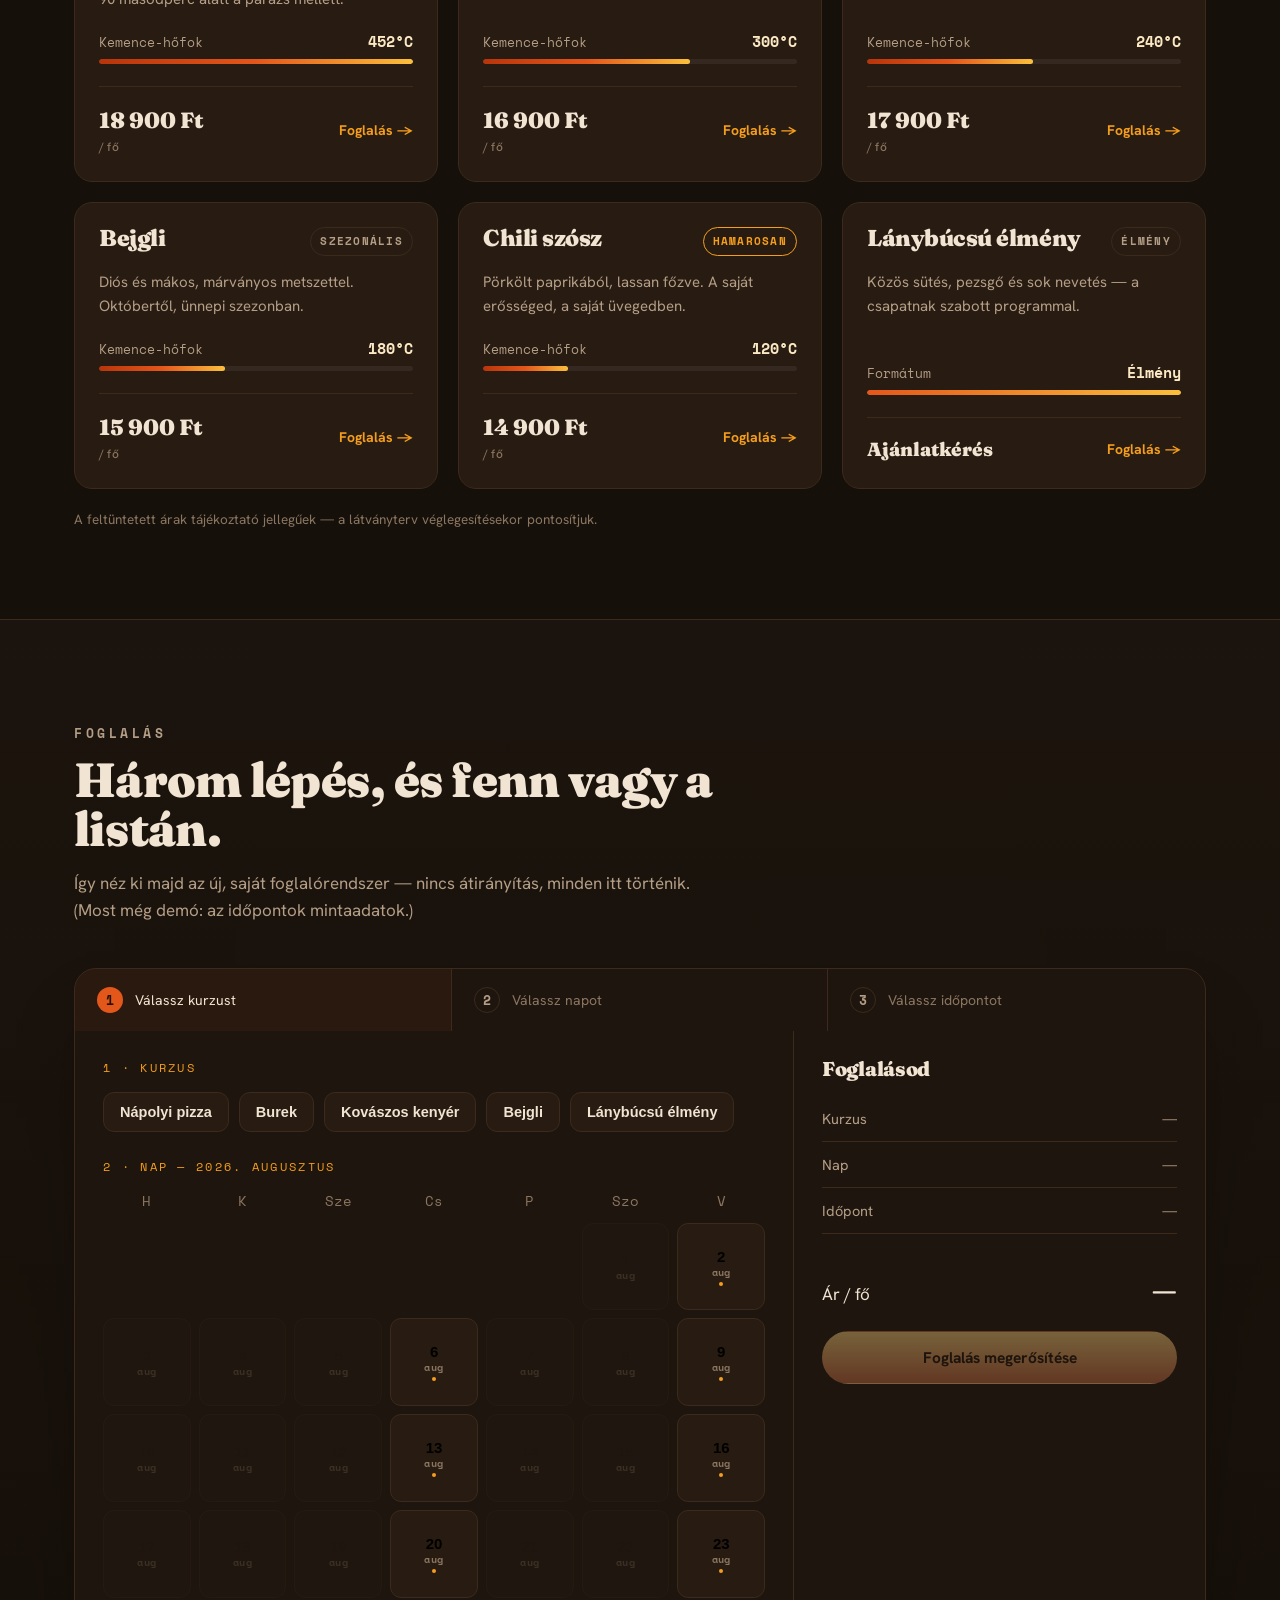
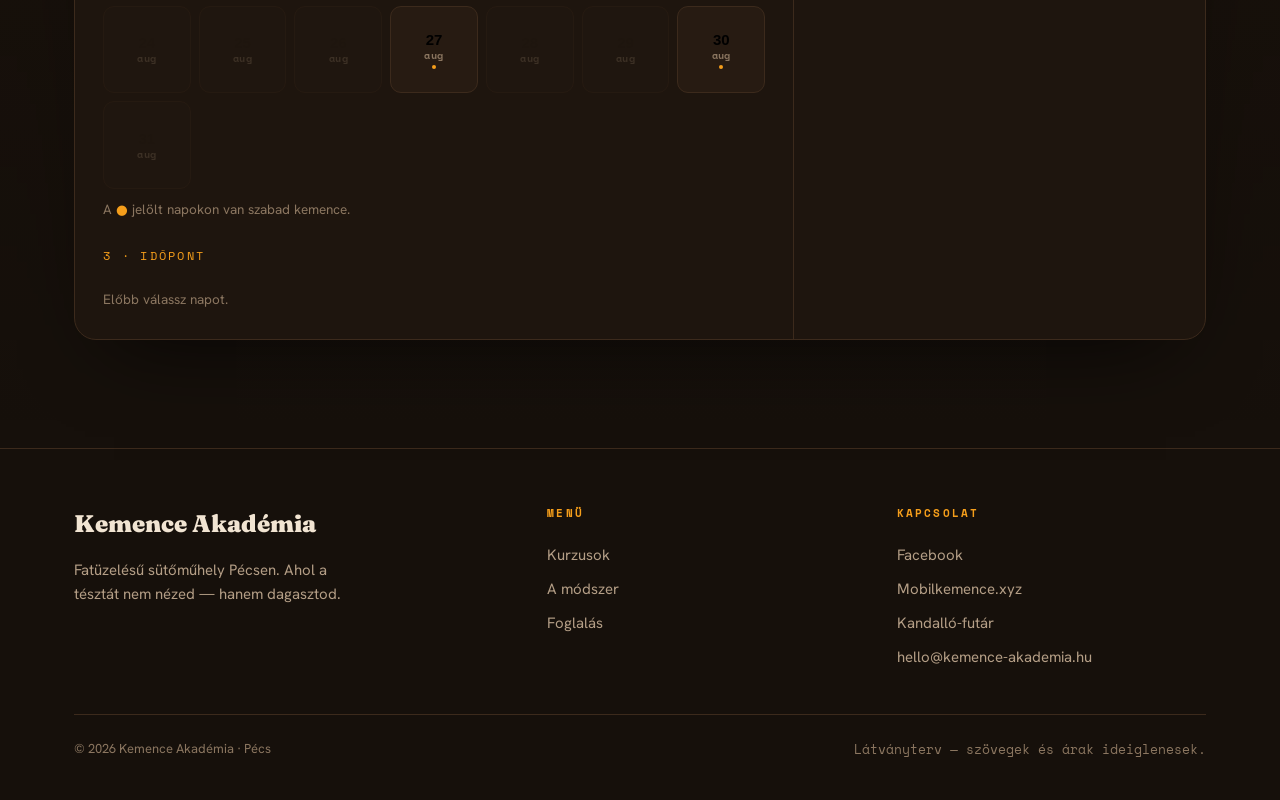
<file: style demo/v1.html>
<!doctype html>
<html lang="hu">
<head>
<meta charset="utf-8">
<meta name="viewport" content="width=device-width, initial-scale=1">
<title>Kemence Akadémia — Tanulj sütni igazi lángnál</title>
<link rel="preconnect" href="https://fonts.googleapis.com">
<link rel="preconnect" href="https://fonts.gstatic.com" crossorigin>
<link href="https://fonts.googleapis.com/css2?family=Fraunces:ital,opsz,wght@0,9..144,400;0,9..144,600;0,9..144,900;1,9..144,500;1,9..144,900&family=Hanken+Grotesk:wght@400;500;600;700&family=Space+Mono:wght@400;700&display=swap" rel="stylesheet">
<style>
:root{
  --korom:#16100B;      /* soot near-black */
  --korom-2:#1E150E;    /* raised */
  --brick:#271B12;      /* card */
  --brick-2:#2F2016;    /* card hover */
  --line:#3C2A1C;       /* borders */
  --parazs:#E4571B;     /* ember */
  --lang:#F59E1B;       /* flame */
  --lang-2:#FBBF3C;     /* bright flame */
  --izzas:#FCE9C4;      /* white-hot cream */
  --text:#F1E4D2;       /* warm off-white */
  --hamu:#B49E86;       /* ash — muted text */
  --hamu-2:#8B7660;     /* dim */
  --maxw:1180px;
  --ease:cubic-bezier(.2,.7,.2,1);
}
*{box-sizing:border-box}
html{scroll-behavior:smooth}
body{
  margin:0;background:var(--korom);color:var(--text);
  font-family:"Hanken Grotesk",system-ui,sans-serif;
  font-size:17px;line-height:1.6;-webkit-font-smoothing:antialiased;
  overflow-x:hidden;
}
/* soft ember light bleeding from top-right + faint brick grain */
body::before{
  content:"";position:fixed;inset:0;z-index:0;pointer-events:none;
  background:
    radial-gradient(60vw 50vh at 82% -8%, rgba(228,87,27,.20), transparent 60%),
    radial-gradient(50vw 40vh at 10% 0%, rgba(245,158,11,.08), transparent 55%);
}
.wrap{max-width:var(--maxw);margin:0 auto;padding:0 24px;position:relative;z-index:1}
a{color:inherit;text-decoration:none}
h1,h2,h3{font-family:"Fraunces",Georgia,serif;font-weight:900;line-height:1.02;letter-spacing:-.015em;margin:0}
img{max-width:100%}

/* ---- utility label / mono ---- */
.eyebrow{
  font-family:"Space Mono",monospace;font-size:12.5px;font-weight:700;
  letter-spacing:.28em;text-transform:uppercase;color:var(--lang);
}
.mono{font-family:"Space Mono",monospace}

/* ---- buttons ---- */
.btn{
  display:inline-flex;align-items:center;gap:.55em;
  font-family:"Hanken Grotesk";font-weight:700;font-size:15.5px;
  padding:14px 22px;border-radius:999px;border:1px solid transparent;cursor:pointer;
  transition:transform .2s var(--ease),box-shadow .3s var(--ease),background .2s;
}
.btn-fire{
  color:#231206;
  background:linear-gradient(180deg,var(--lang-2),var(--parazs));
  box-shadow:0 0 0 0 rgba(228,87,27,.5),0 10px 30px -8px rgba(228,87,27,.6);
}
.btn-fire:hover{transform:translateY(-2px);box-shadow:0 0 32px -2px rgba(245,158,11,.7),0 14px 34px -8px rgba(228,87,27,.7)}
.btn-ghost{color:var(--text);border-color:var(--line);background:rgba(255,255,255,.02)}
.btn-ghost:hover{border-color:var(--parazs);color:var(--izzas)}

/* ---- header ---- */
header{position:sticky;top:0;z-index:50;backdrop-filter:blur(10px);
  background:linear-gradient(180deg,rgba(22,16,11,.9),rgba(22,16,11,.55));
  border-bottom:1px solid rgba(60,42,28,.6)}
.nav{display:flex;align-items:center;justify-content:space-between;height:68px}
.brand{display:flex;align-items:center;gap:11px;font-family:"Fraunces";font-weight:900;font-size:19px;letter-spacing:-.01em}
.flame-mark{width:20px;height:24px;flex:0 0 auto;filter:drop-shadow(0 0 6px rgba(245,158,11,.6))}
.nav-links{display:flex;align-items:center;gap:30px}
.nav-links a{font-size:15px;color:var(--hamu);font-weight:500;transition:color .2s}
.nav-links a:hover{color:var(--izzas)}
.nav-cta{padding:10px 18px;font-size:14px}
.burger{display:none}

/* ---- hero ---- */
.hero{position:relative;padding:66px 0 40px}
.hero-grid{display:grid;grid-template-columns:1.05fr .95fr;gap:48px;align-items:center}
.hero h1{font-size:clamp(44px,6.4vw,82px)}
.hero h1 em{font-style:italic;font-weight:900;color:transparent;
  background:linear-gradient(92deg,var(--lang-2),var(--parazs));-webkit-background-clip:text;background-clip:text}
.hero .lead{font-size:clamp(17px,1.5vw,20px);color:var(--hamu);max-width:33ch;margin:22px 0 30px}
.hero-cta{display:flex;gap:14px;flex-wrap:wrap}
.ticker{display:flex;gap:10px;flex-wrap:wrap;margin-top:34px}
.chip{font-family:"Space Mono",monospace;font-size:12.5px;color:var(--hamu);
  border:1px solid var(--line);border-radius:999px;padding:7px 13px;background:rgba(255,255,255,.015)}
.chip b{color:var(--lang)}

/* oven mouth signature */
.oven{position:relative;aspect-ratio:1/1.02;display:grid;place-items:center}
.oven-brick{position:absolute;inset:0;border-radius:26px;
  background:
    radial-gradient(120% 90% at 50% 8%, rgba(228,87,27,.16), transparent 55%),
    linear-gradient(180deg,#241811,#160f0a);
  border:1px solid var(--line);overflow:hidden}
.oven-brick::after{content:"";position:absolute;inset:0;opacity:.5;
  background-image:
    repeating-linear-gradient(0deg,transparent 0 38px,rgba(0,0,0,.35) 38px 39px),
    repeating-linear-gradient(90deg,transparent 0 62px,rgba(0,0,0,.28) 62px 63px);
  mix-blend-mode:multiply}
.mouth{position:relative;width:70%;height:74%;align-self:center;
  border-radius:50% 50% 16% 16%/62% 62% 10% 10%;
  background:radial-gradient(70% 78% at 50% 74%,
     #FFF3D6 0%, #FCD34D 12%, #F59E1B 30%, #E4571B 52%, #B8340A 72%, #4A1405 100%);
  box-shadow:0 0 90px 10px rgba(245,158,11,.45), inset 0 -30px 60px rgba(74,20,5,.8),
     inset 0 20px 50px rgba(255,243,214,.25);
}
.mouth::before{content:"";position:absolute;inset:0;border-radius:inherit;
  background:radial-gradient(60% 40% at 50% 88%,rgba(255,255,255,.5),transparent 60%)}
.shimmer{position:absolute;left:50%;top:52%;width:78%;height:78%;transform:translate(-50%,-50%);
  border-radius:50%;pointer-events:none;
  background:radial-gradient(circle,rgba(245,158,11,.35),transparent 62%);
  filter:blur(14px);animation:pulse 3.6s ease-in-out infinite}
.gauge-badge{position:absolute;right:8%;bottom:9%;z-index:2;
  font-family:"Space Mono",monospace;font-size:12px;color:var(--izzas);
  background:rgba(22,16,11,.82);border:1px solid var(--parazs);border-radius:10px;padding:8px 12px;
  box-shadow:0 6px 20px rgba(0,0,0,.5)}
.gauge-badge b{color:var(--lang-2);font-size:15px}
@keyframes pulse{0%,100%{opacity:.55;transform:translate(-50%,-50%) scale(1)}50%{opacity:.9;transform:translate(-50%,-50%) scale(1.08)}}

/* ---- section frame ---- */
section{position:relative;z-index:1}
.sec-pad{padding:88px 0}
.sec-head{max-width:640px;margin-bottom:44px}
.sec-head h2{font-size:clamp(30px,4vw,48px);margin-top:12px}
.sec-head p{color:var(--hamu);margin:16px 0 0}

/* ---- philosophy ---- */
.philo{border-top:1px solid var(--line);border-bottom:1px solid var(--line);
  background:linear-gradient(180deg,rgba(39,27,18,.4),transparent)}
.philo-grid{display:grid;grid-template-columns:1.3fr .7fr;gap:56px;align-items:center}
.philo h2{font-size:clamp(26px,3.4vw,40px)}
.philo .quote{font-family:"Fraunces";font-style:italic;font-weight:500;font-size:clamp(20px,2.3vw,26px);
  color:var(--izzas);line-height:1.3}
.facts{display:flex;flex-direction:column;gap:0;border-left:2px solid var(--parazs);padding-left:22px}
.fact{padding:14px 0;border-bottom:1px solid var(--line)}
.fact:last-child{border-bottom:0}
.fact b{font-family:"Fraunces";font-weight:900;font-size:26px;color:var(--text);display:block}
.fact span{font-size:14px;color:var(--hamu)}

/* ---- courses ---- */
.courses-grid{display:grid;grid-template-columns:repeat(3,1fr);gap:20px}
.card{position:relative;background:var(--brick);border:1px solid var(--line);border-radius:18px;
  padding:24px;display:flex;flex-direction:column;overflow:hidden;
  transition:transform .25s var(--ease),border-color .25s,box-shadow .35s}
.card::before{content:"";position:absolute;left:0;right:0;top:0;height:3px;
  background:linear-gradient(90deg,var(--parazs),var(--lang-2));transform:scaleX(0);transform-origin:left;
  transition:transform .35s var(--ease)}
.card:hover{transform:translateY(-4px);border-color:#5a3a22;background:var(--brick-2);
  box-shadow:0 22px 46px -22px rgba(228,87,27,.55)}
.card:hover::before{transform:scaleX(1)}
.card-top{display:flex;justify-content:space-between;align-items:flex-start;gap:12px;margin-bottom:14px}
.card h3{font-size:23px;letter-spacing:-.02em}
.badge{font-family:"Space Mono",monospace;font-size:10.5px;font-weight:700;letter-spacing:.12em;
  text-transform:uppercase;padding:5px 9px;border-radius:999px;white-space:nowrap;
  border:1px solid var(--line);color:var(--hamu)}
.badge.hot{color:var(--korom);background:linear-gradient(180deg,var(--lang-2),var(--parazs));border-color:transparent}
.badge.soon{color:var(--lang);border-color:var(--lang)}
.card p{color:var(--hamu);font-size:15px;margin:0 0 18px;flex:1}
/* temperature gauge */
.temp{margin-bottom:16px}
.temp-row{display:flex;justify-content:space-between;align-items:baseline;font-family:"Space Mono",monospace;
  font-size:12.5px;color:var(--hamu);margin-bottom:6px}
.temp-row b{color:var(--izzas);font-size:15px}
.bar{height:5px;border-radius:99px;background:rgba(255,255,255,.06);overflow:hidden}
.bar i{display:block;height:100%;border-radius:99px;
  background:linear-gradient(90deg,#B8340A,var(--parazs),var(--lang-2))}
.card-foot{display:flex;align-items:center;justify-content:space-between;margin-top:6px;
  padding-top:16px;border-top:1px solid var(--line)}
.price{font-family:"Fraunces";font-weight:900;font-size:22px}
.price small{font-family:"Hanken Grotesk";font-weight:500;font-size:12px;color:var(--hamu-2);display:block;letter-spacing:.02em}
.pick{font-size:14px;font-weight:700;color:var(--lang);display:inline-flex;align-items:center;gap:5px}
.card:hover .pick{color:var(--izzas)}

/* ---- booking ---- */
.booking{border-top:1px solid var(--line);background:linear-gradient(180deg,rgba(39,27,18,.35),transparent)}
.book-panel{background:var(--korom-2);border:1px solid var(--line);border-radius:22px;overflow:hidden;
  box-shadow:0 40px 80px -40px rgba(0,0,0,.7)}
.steps{display:grid;grid-template-columns:repeat(3,1fr)}
.step{padding:18px 22px;border-right:1px solid var(--line);display:flex;gap:12px;align-items:center;
  font-size:14px;color:var(--hamu-2)}
.step:last-child{border-right:0}
.step.active{color:var(--text);background:rgba(228,87,27,.06)}
.step-num{font-family:"Space Mono",monospace;font-weight:700;font-size:13px;width:26px;height:26px;
  flex:0 0 auto;border-radius:50%;display:grid;place-items:center;border:1px solid var(--line);color:var(--hamu)}
.step.active .step-num{background:var(--parazs);color:#231206;border-color:transparent}
.book-body{display:grid;grid-template-columns:1.4fr .8fr;gap:0}
.book-main{padding:28px;border-right:1px solid var(--line)}
.book-label{font-family:"Space Mono",monospace;font-size:11.5px;letter-spacing:.2em;text-transform:uppercase;
  color:var(--lang);margin:0 0 14px}
.opt-grid{display:flex;flex-wrap:wrap;gap:10px}
.opt{font-size:14.5px;font-weight:600;padding:11px 16px;border-radius:11px;cursor:pointer;
  border:1px solid var(--line);background:var(--brick);color:var(--text);transition:.18s var(--ease)}
.opt:hover{border-color:#5a3a22}
.opt[aria-pressed="true"]{border-color:transparent;background:linear-gradient(180deg,var(--lang-2),var(--parazs));color:#231206}
.opt:disabled{opacity:.4;cursor:not-allowed}
.days{display:grid;grid-template-columns:repeat(7,1fr);gap:8px;margin-top:6px}
.day{aspect-ratio:1;border-radius:11px;border:1px solid var(--line);background:var(--brick);
  display:flex;flex-direction:column;align-items:center;justify-content:center;cursor:pointer;
  font-size:15px;font-weight:600;transition:.15s var(--ease)}
.day small{font-family:"Space Mono",monospace;font-size:9.5px;color:var(--hamu-2);letter-spacing:.05em}
.day:hover:not(:disabled){border-color:#5a3a22}
.day[aria-pressed="true"]{border-color:transparent;background:linear-gradient(180deg,var(--lang-2),var(--parazs));color:#231206}
.day[aria-pressed="true"] small{color:#5a2c0c}
.day:disabled{opacity:.28;cursor:not-allowed}
.day.dot::after{content:"";width:4px;height:4px;border-radius:50%;background:var(--lang);margin-top:3px}
.day[aria-pressed="true"].dot::after{background:#231206}
.times{display:grid;grid-template-columns:repeat(3,1fr);gap:8px;margin-top:6px}
.hint{color:var(--hamu-2);font-size:13.5px;margin:10px 0 0}
/* summary rail */
.summary{padding:28px;display:flex;flex-direction:column}
.summary h3{font-size:20px;margin-bottom:16px}
.sum-row{display:flex;justify-content:space-between;gap:12px;font-size:14.5px;padding:11px 0;border-bottom:1px solid var(--line)}
.sum-row span:first-child{color:var(--hamu)}
.sum-row span:last-child{font-weight:600;text-align:right}
.sum-row .empty{color:var(--hamu-2);font-weight:400}
.sum-total{display:flex;justify-content:space-between;align-items:baseline;margin:18px 0;padding-top:16px}
.sum-total b{font-family:"Fraunces";font-weight:900;font-size:28px}
.confirm{width:100%;justify-content:center;padding:15px}
.confirm:disabled{opacity:.45;cursor:not-allowed;filter:grayscale(.4);transform:none;box-shadow:none}
.done{margin-top:14px;padding:14px;border-radius:12px;border:1px solid var(--parazs);
  background:rgba(228,87,27,.1);font-size:14px;color:var(--izzas);display:none}
.done.show{display:block}
.done b{color:var(--lang-2)}

/* ---- footer ---- */
footer{border-top:1px solid var(--line);padding:56px 0 40px;margin-top:20px}
.foot-grid{display:grid;grid-template-columns:1.4fr 1fr 1fr;gap:40px;margin-bottom:40px}
.foot-grid h4{font-family:"Space Mono",monospace;font-size:11px;letter-spacing:.2em;text-transform:uppercase;
  color:var(--lang);margin:0 0 16px;font-weight:700}
.foot-grid a{display:block;color:var(--hamu);font-size:15px;padding:5px 0;transition:color .2s}
.foot-grid a:hover{color:var(--izzas)}
.foot-brand{font-family:"Fraunces";font-weight:900;font-size:24px;margin-bottom:10px}
.foot-brand+p{color:var(--hamu);font-size:15px;max-width:34ch}
.foot-bottom{display:flex;justify-content:space-between;gap:16px;flex-wrap:wrap;
  border-top:1px solid var(--line);padding-top:24px;color:var(--hamu-2);font-size:13px}
.note{font-family:"Space Mono",monospace}

@media(max-width:900px){
  .hero-grid{grid-template-columns:1fr;gap:30px}
  .oven{max-width:380px;margin:0 auto;width:100%}
  .philo-grid{grid-template-columns:1fr;gap:34px}
  .courses-grid{grid-template-columns:repeat(2,1fr)}
  .book-body{grid-template-columns:1fr}
  .book-main{border-right:0;border-bottom:1px solid var(--line)}
  .foot-grid{grid-template-columns:1fr 1fr}
  .nav-links{display:none}
}
@media(max-width:560px){
  .courses-grid{grid-template-columns:1fr}
  .steps{grid-template-columns:1fr;}
  .step{border-right:0;border-bottom:1px solid var(--line)}
  .foot-grid{grid-template-columns:1fr}
  .sec-pad{padding:60px 0}
}
@media(prefers-reduced-motion:reduce){
  *{animation:none!important;scroll-behavior:auto}
  .card,.btn{transition:none}
}
:focus-visible{outline:2px solid var(--lang);outline-offset:3px;border-radius:6px}
</style>
</head>
<body>

<header>
  <div class="wrap nav">
    <a class="brand" href="#top" aria-label="Kemence Akadémia">
      <svg class="flame-mark" viewBox="0 0 20 24" fill="none" aria-hidden="true">
        <path d="M10 1C11 6 16 7 16 13c0 4-2.7 9-6 9s-6-4-6-8c0-3 2-3.5 2.5-6C7.5 11 9 9 10 1Z"
          fill="url(#fg)"/>
        <defs><linearGradient id="fg" x1="10" y1="1" x2="10" y2="22">
          <stop stop-color="#FBBF3C"/><stop offset="1" stop-color="#E4571B"/>
        </linearGradient></defs>
      </svg>
      Kemence&nbsp;Akadémia
    </a>
    <nav class="nav-links">
      <a href="#kurzusok">Kurzusok</a>
      <a href="#miert">Rólunk</a>
      <a href="#foglalas">Foglalás</a>
      <a class="btn btn-fire nav-cta" href="#foglalas">Foglalj időpontot</a>
    </nav>
  </div>
</header>

<a id="top"></a>
<section class="hero">
  <div class="wrap hero-grid">
    <div class="hero-copy">
      <p class="eyebrow">Pécs · fatüzelésű kemence</p>
      <h1>Tanulj sütni —<br>igazi <em>lángnál.</em></h1>
      <p class="lead">Nápolyi pizza, burek, kovászos kenyér — kemencében sütve, gyakorlott otthoni sütőktől, egyetlen délután alatt.</p>
      <div class="hero-cta">
        <a class="btn btn-fire" href="#foglalas">Foglalj időpontot</a>
        <a class="btn btn-ghost" href="#kurzusok">Nézd a kurzusokat</a>
      </div>
      <div class="ticker">
        <span class="chip"><b>450°C</b> nápolyi pizza</span>
        <span class="chip"><b>90 mp</b> sütésidő</span>
        <span class="chip">max <b>8 fő</b> / alkalom</span>
      </div>
    </div>

    <div class="oven" aria-hidden="true">
      <div class="oven-brick"></div>
      <div class="mouth"><span class="shimmer"></span></div>
      <div class="gauge-badge">kemence · <b>452°C</b></div>
    </div>
  </div>
</section>

<section class="philo sec-pad" id="miert">
  <div class="wrap philo-grid">
    <div>
      <p class="eyebrow">A módszer</p>
      <h2>Nem séfek. Emberek, akik kiismerték a saját kemencéjüket.</h2>
      <p class="quote">„Tanulj a vásárlóinktól — azoktól, akik évek óta sütnek fával, és a kezükben érzik, mikor kész a tészta."</p>
      <p style="color:var(--hamu);margin-top:6px">Kis csoport, sok gyakorlás, kevés elmélet. A tésztát te dagasztod, te formázod, te tolod be a parázs mellé — és tele hassal mész haza.</p>
    </div>
    <div class="facts">
      <div class="fact"><b>6</b><span>kurzus a kínálatban</span></div>
      <div class="fact"><b>8 fő</b><span>maximális létszám, hogy mindenki süssön</span></div>
      <div class="fact"><b>~4 óra</b><span>egy alkalom, kezdéstől kóstolásig</span></div>
    </div>
  </div>
</section>

<section class="sec-pad" id="kurzusok">
  <div class="wrap">
    <div class="sec-head">
      <p class="eyebrow">Kurzusok</p>
      <h2>Válaszd ki, mit sütnél ma.</h2>
      <p>Minden kurzusnak megvan a maga hőfoka. Minél forróbb a kemence, annál gyorsabb és ropogósabb a végeredmény.</p>
    </div>
    <div class="courses-grid" id="courseGrid"></div>
    <p class="hint" style="margin-top:20px">A feltüntetett árak tájékoztató jellegűek — a látványterv véglegesítésekor pontosítjuk.</p>
  </div>
</section>

<section class="booking sec-pad" id="foglalas">
  <div class="wrap">
    <div class="sec-head">
      <p class="eyebrow">Foglalás</p>
      <h2>Három lépés, és fenn vagy a listán.</h2>
      <p>Így néz ki majd az új, saját foglalórendszer — nincs átirányítás, minden itt történik. (Most még demó: az időpontok mintaadatok.)</p>
    </div>

    <div class="book-panel">
      <div class="steps">
        <div class="step active" data-step="1"><span class="step-num">1</span> Válassz kurzust</div>
        <div class="step" data-step="2"><span class="step-num">2</span> Válassz napot</div>
        <div class="step" data-step="3"><span class="step-num">3</span> Válassz időpontot</div>
      </div>

      <div class="book-body">
        <div class="book-main">
          <p class="book-label">1 · Kurzus</p>
          <div class="opt-grid" id="bookCourses"></div>

          <p class="book-label" style="margin-top:26px">2 · Nap — 2026. augusztus</p>
          <div class="days" id="bookDays"></div>
          <p class="hint">A <b style="color:var(--lang)">●</b> jelölt napokon van szabad kemence.</p>

          <p class="book-label" style="margin-top:26px">3 · Időpont</p>
          <div class="times" id="bookTimes"><span class="hint">Előbb válassz napot.</span></div>
        </div>

        <div class="summary">
          <h3>Foglalásod</h3>
          <div class="sum-row"><span>Kurzus</span><span id="sCourse" class="empty">—</span></div>
          <div class="sum-row"><span>Nap</span><span id="sDay" class="empty">—</span></div>
          <div class="sum-row"><span>Időpont</span><span id="sTime" class="empty">—</span></div>
          <div class="sum-total"><span>Ár / fő</span><b id="sPrice">—</b></div>
          <button class="btn btn-fire confirm" id="confirmBtn" disabled>Foglalás megerősítése</button>
          <div class="done" id="doneMsg"></div>
        </div>
      </div>
    </div>
  </div>
</section>

<footer>
  <div class="wrap">
    <div class="foot-grid">
      <div>
        <div class="foot-brand">Kemence Akadémia</div>
        <p>Fatüzelésű sütőműhely Pécsen. Ahol a tésztát nem nézed — hanem dagasztod.</p>
      </div>
      <div>
        <h4>Menü</h4>
        <a href="#kurzusok">Kurzusok</a>
        <a href="#miert">A módszer</a>
        <a href="#foglalas">Foglalás</a>
      </div>
      <div>
        <h4>Kapcsolat</h4>
        <a href="https://www.facebook.com/kemence.akademia/" target="_blank" rel="noopener">Facebook</a>
        <a href="https://mobilkemence.xyz" target="_blank" rel="noopener">Mobilkemence.xyz</a>
        <a href="https://kandallo-futar.hu" target="_blank" rel="noopener">Kandalló-futár</a>
        <a href="mailto:hello@kemence-akademia.hu">hello@kemence-akademia.hu</a>
      </div>
    </div>
    <div class="foot-bottom">
      <span>© 2026 Kemence Akadémia · Pécs</span>
      <span class="note">Látványterv — szövegek és árak ideiglenesek.</span>
    </div>
  </div>
</footer>

<script>
const courses=[
  {id:"pizza", name:"Nápolyi pizza", temp:452, tempLabel:"452°C · 90 mp",
   desc:"Igazi leopárdfoltos nápolyi — kézzel nyújtva, 90 másodperc alatt a parázs mellett.", price:18900, badge:{t:"Népszerű",c:"hot"}},
  {id:"burek", name:"Burek", temp:300, tempLabel:"300°C · 35 perc",
   desc:"Vékonyra húzott réteslap, sós és édes töltelékkel — a Balkán kedvence.", price:16900},
  {id:"kenyer", name:"Kovászos kenyér", temp:240, tempLabel:"240°C · több óra",
   desc:"Saját kovásszal, ropogós héjjal, lyukacsos béllel. Hazaviszed a kovászt is.", price:17900},
  {id:"bejgli", name:"Bejgli", temp:180, tempLabel:"180°C · szezonális",
   desc:"Diós és mákos, márványos metszettel. Októbertől, ünnepi szezonban.", price:15900, badge:{t:"Szezonális",c:""}},
  {id:"chili", name:"Chili szósz", temp:120, tempLabel:"120°C · lassú tűzön",
   desc:"Pörkölt paprikából, lassan főzve. A saját erősséged, a saját üvegedben.", price:14900, badge:{t:"Hamarosan",c:"soon"}, soon:true},
  {id:"lanybucsu", name:"Lánybúcsú élmény", temp:0, tempLabel:"élmény · egyedi",
   desc:"Közös sütés, pezsgő és sok nevetés — a csapatnak szabott programmal.", price:0, priceLabel:"Ajánlatkérés", badge:{t:"Élmény",c:""}}
];
const MAXT=452, HUF=n=>n.toLocaleString("hu-HU")+" Ft";

/* ---- render course cards ---- */
const grid=document.getElementById("courseGrid");
grid.innerHTML=courses.map(c=>{
  const badge=c.badge?`<span class="badge ${c.badge.c}">${c.badge.t}</span>`:"";
  const gauge=c.temp>0?`
    <div class="temp">
      <div class="temp-row"><span>Kemence-hőfok</span><b>${c.temp}°C</b></div>
      <div class="bar"><i style="width:${Math.round(c.temp/MAXT*100)}%"></i></div>
    </div>`:`
    <div class="temp">
      <div class="temp-row"><span>Formátum</span><b>Élmény</b></div>
      <div class="bar"><i style="width:100%;background:linear-gradient(90deg,#E4571B,#FBBF3C)"></i></div>
    </div>`;
  const price=c.price>0?`<div class="price">${HUF(c.price)}<small>/ fő</small></div>`
                        :`<div class="price" style="font-size:19px">${c.priceLabel}</div>`;
  return `<article class="card">
    <div class="card-top"><h3>${c.name}</h3>${badge}</div>
    <p>${c.desc}</p>
    ${gauge}
    <div class="card-foot">${price}<a class="pick" href="#foglalas" data-jump="${c.id}">Foglalás →</a></div>
  </article>`;
}).join("");

/* ---- booking state ---- */
const state={course:null,day:null,time:null};
const bookable=courses.filter(c=>!c.soon);

/* course chips */
const bc=document.getElementById("bookCourses");
bc.innerHTML=bookable.map(c=>`<button class="opt" data-course="${c.id}" aria-pressed="false">${c.name}</button>`).join("");

/* days: Aug 2026 — Aug 1 2026 is a Saturday. Mon-first grid. */
const daysEl=document.getElementById("bookDays");
const dow=["H","K","Sze","Cs","P","Szo","V"];
daysEl.insertAdjacentHTML("beforeend",dow.map(d=>`<small style="text-align:center;color:var(--hamu-2);font-family:'Space Mono';padding-bottom:2px">${d}</small>`).join(""));
const firstOffset=5; // Aug 1 2026 = Saturday -> index 5 (Mon=0)
for(let i=0;i<firstOffset;i++) daysEl.insertAdjacentHTML("beforeend","<span></span>");
const openDays=[2,6,9,13,16,20,23,27,30]; // sample available days
for(let d=1;d<=31;d++){
  const open=openDays.includes(d);
  daysEl.insertAdjacentHTML("beforeend",
    `<button class="day${open?' dot':''}" data-day="${d}" aria-pressed="false" ${open?'':'disabled'}>
       ${d}<small>aug</small></button>`);
}

const timesEl=document.getElementById("bookTimes");
const slotSets={2:["10:00","14:00","17:00"],6:["11:00","16:00"],9:["10:00","14:00"],13:["14:00","17:00","19:00"],
  16:["10:00","13:00","16:00"],20:["17:00"],23:["10:00","14:00"],27:["11:00","15:00","18:00"],30:["10:00","14:00"]};

function renderTimes(){
  if(!state.day){timesEl.innerHTML='<span class="hint">Előbb válassz napot.</span>';return;}
  const slots=slotSets[state.day]||["10:00","14:00"];
  timesEl.innerHTML=slots.map(t=>`<button class="opt" data-time="${t}" aria-pressed="false">${t}</button>`).join("");
}

/* summary + step highlight */
function setStep(n){document.querySelectorAll(".step").forEach(s=>s.classList.toggle("active",+s.dataset.step===n));}
function refresh(){
  const c=courses.find(x=>x.id===state.course);
  const sC=document.getElementById("sCourse"),sD=document.getElementById("sDay"),
        sT=document.getElementById("sTime"),sP=document.getElementById("sPrice");
  set(sC,c?c.name:"—"); set(sD,state.day?`aug. ${state.day}.`:"—"); set(sT,state.time||"—");
  sP.textContent=c?(c.price>0?HUF(c.price):c.priceLabel):"—";
  document.getElementById("confirmBtn").disabled=!(state.course&&state.day&&state.time);
  setStep(state.time?3:state.day?3:state.course?2:1);
}
function set(el,v){el.textContent=v;el.classList.toggle("empty",v==="—");}

/* events */
bc.addEventListener("click",e=>{const b=e.target.closest("[data-course]");if(!b)return;
  state.course=b.dataset.course;
  bc.querySelectorAll(".opt").forEach(o=>o.setAttribute("aria-pressed",o===b));
  document.getElementById("doneMsg").classList.remove("show");refresh();});

daysEl.addEventListener("click",e=>{const b=e.target.closest("[data-day]");if(!b||b.disabled)return;
  state.day=+b.dataset.day;state.time=null;
  daysEl.querySelectorAll(".day").forEach(o=>o.setAttribute("aria-pressed",o===b));
  document.getElementById("doneMsg").classList.remove("show");renderTimes();refresh();});

timesEl.addEventListener("click",e=>{const b=e.target.closest("[data-time]");if(!b)return;
  state.time=b.dataset.time;
  timesEl.querySelectorAll(".opt").forEach(o=>o.setAttribute("aria-pressed",o===b));
  refresh();});

document.getElementById("confirmBtn").addEventListener("click",()=>{
  const c=courses.find(x=>x.id===state.course);
  const msg=document.getElementById("doneMsg");
  msg.innerHTML=`🔥 <b>Lefoglalva!</b> ${c.name} — augusztus ${state.day}., ${state.time}. `+
    `Egy igazi rendszerben most e-mailes visszaigazolást kapnál.`;
  msg.classList.add("show");
});

/* course card "Foglalás" jumps + preselects */
grid.addEventListener("click",e=>{const j=e.target.closest("[data-jump]");if(!j)return;
  const id=j.dataset.jump,btn=bc.querySelector(`[data-course="${id}"]`);
  if(btn){btn.click();}
});
</script>
</body>
</html>
</file>
